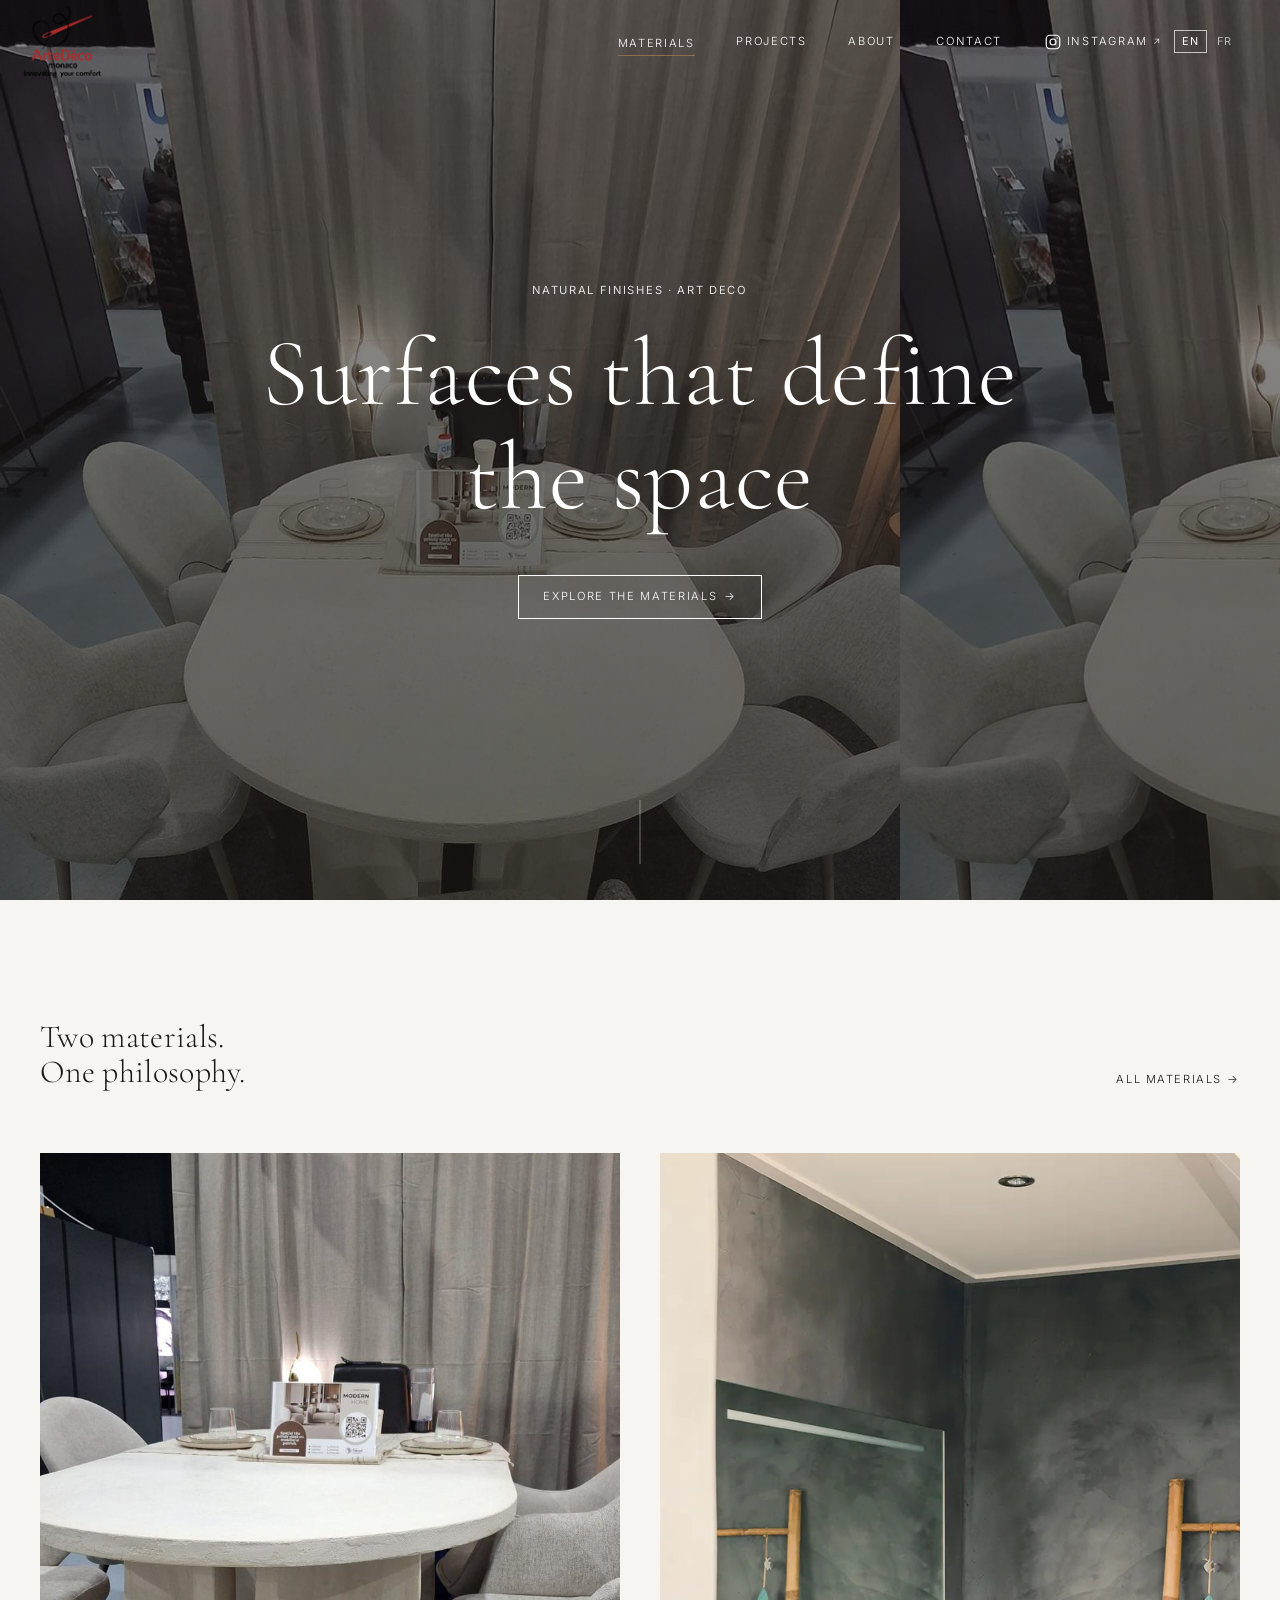
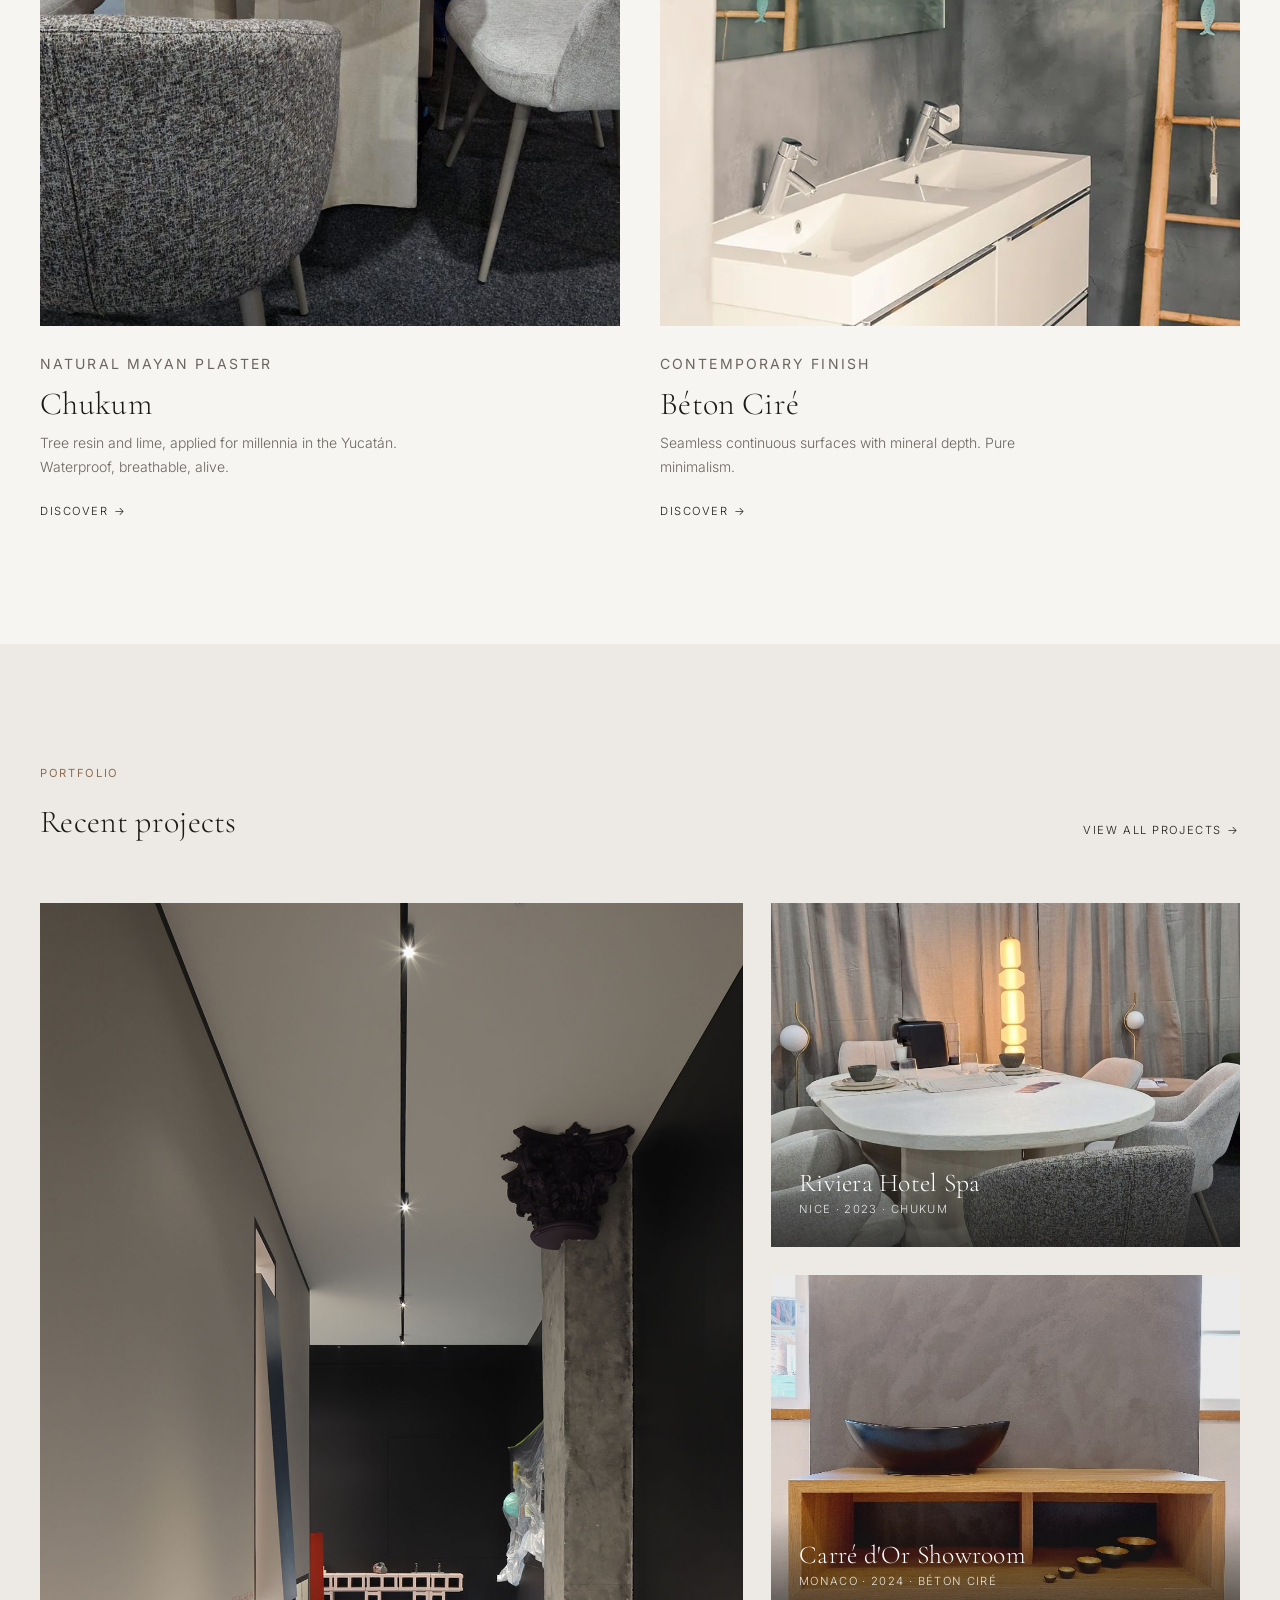
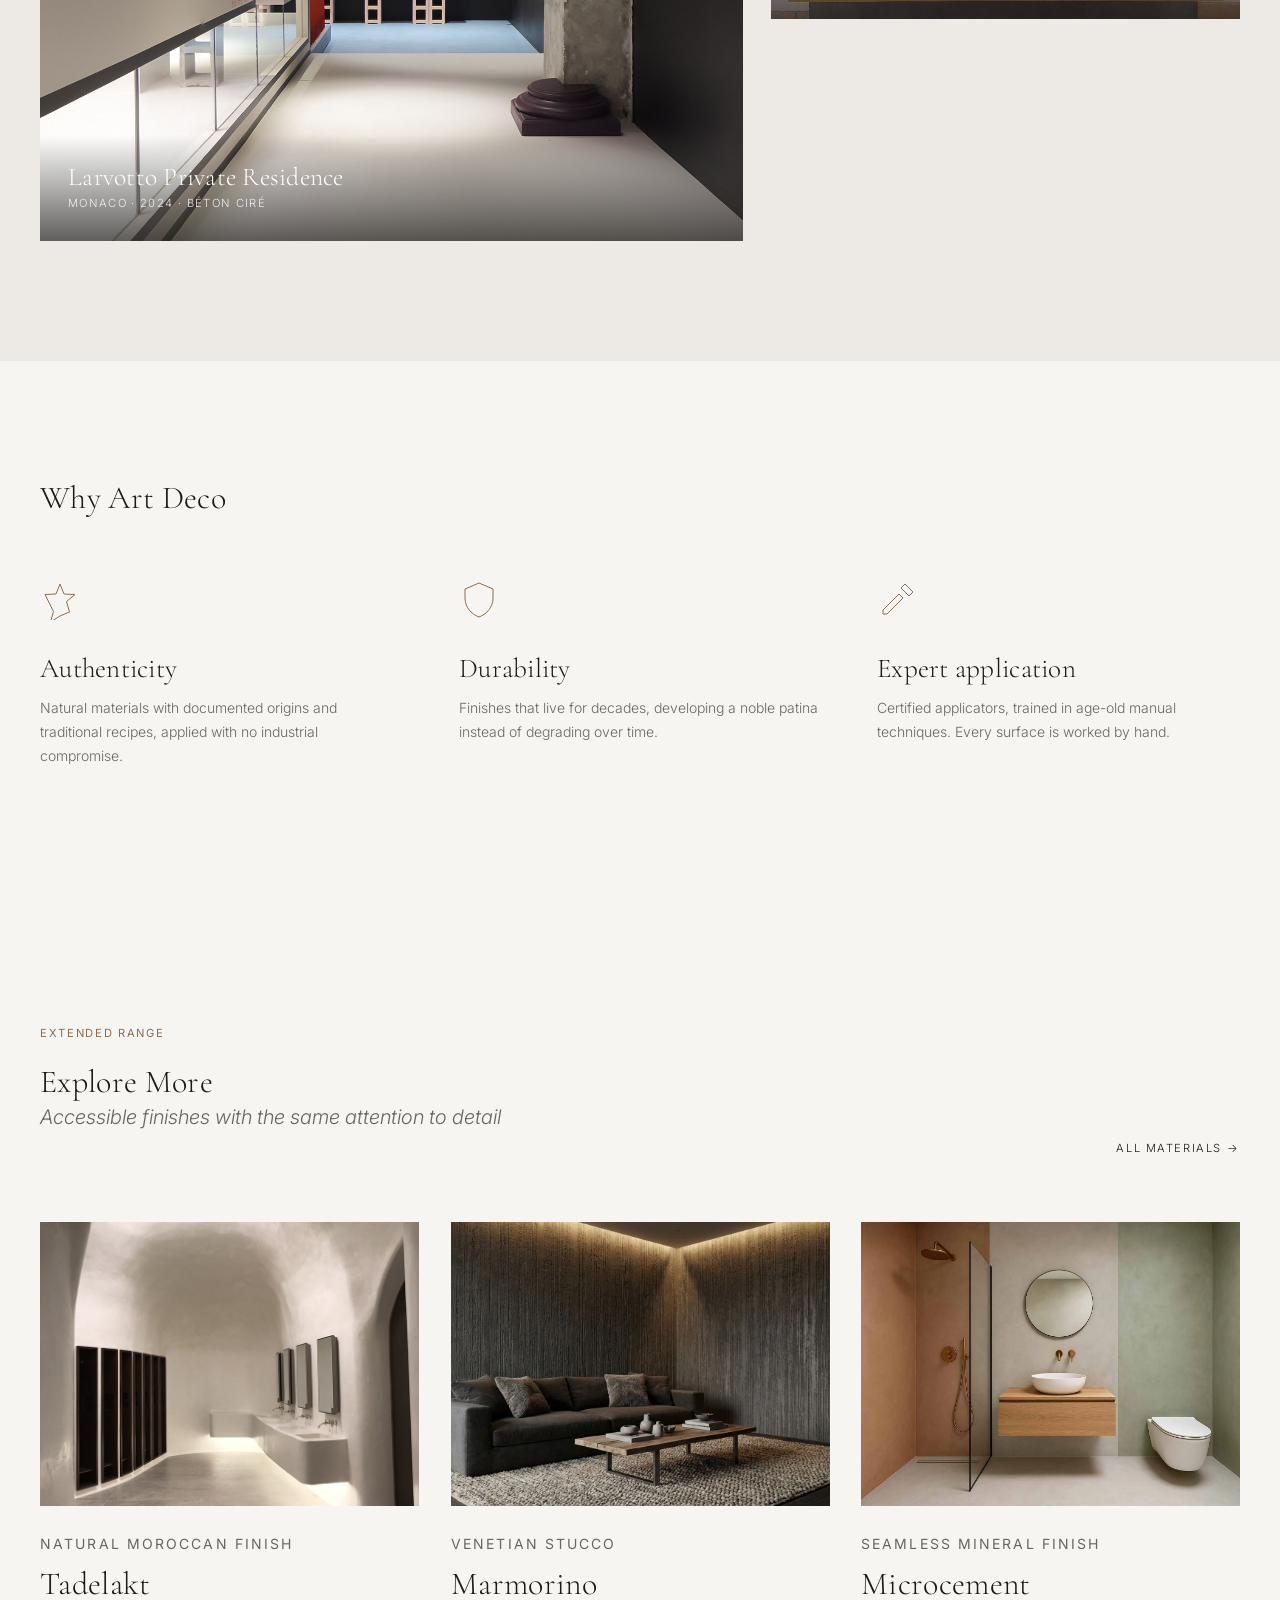
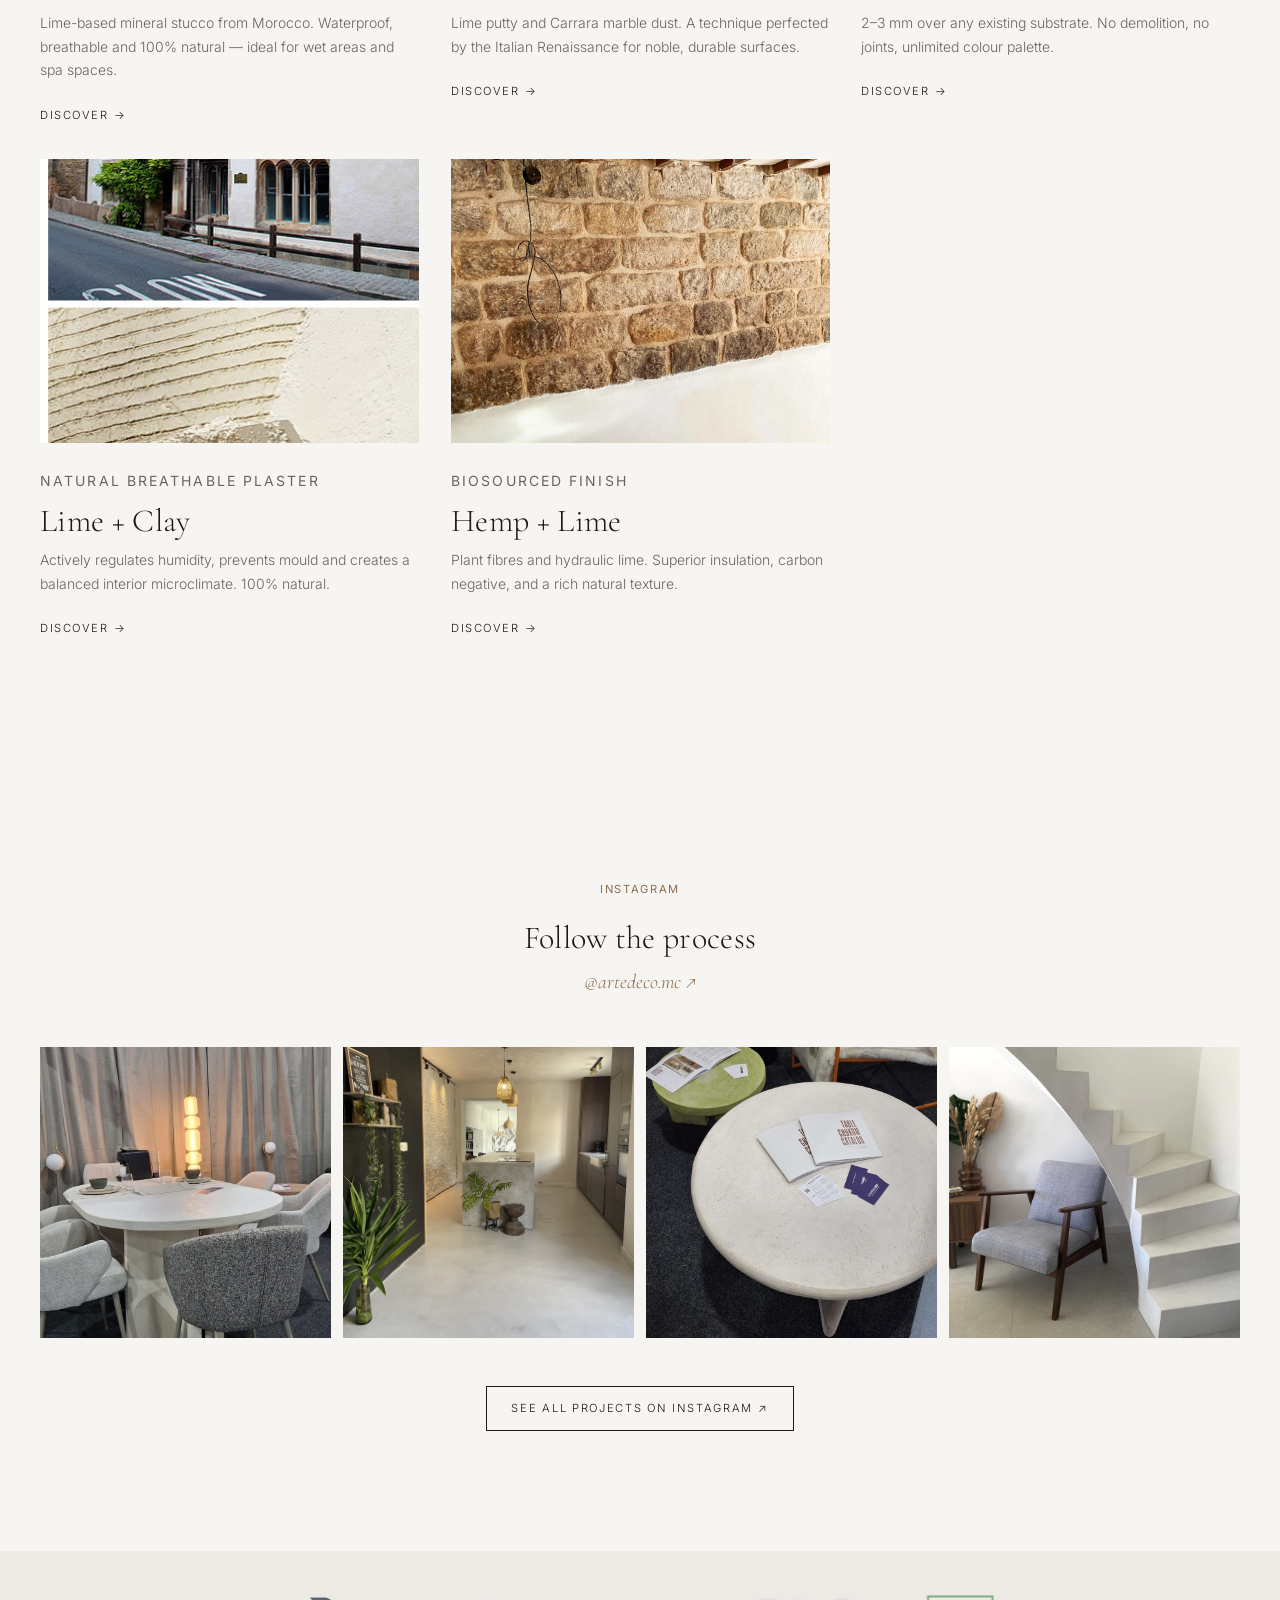
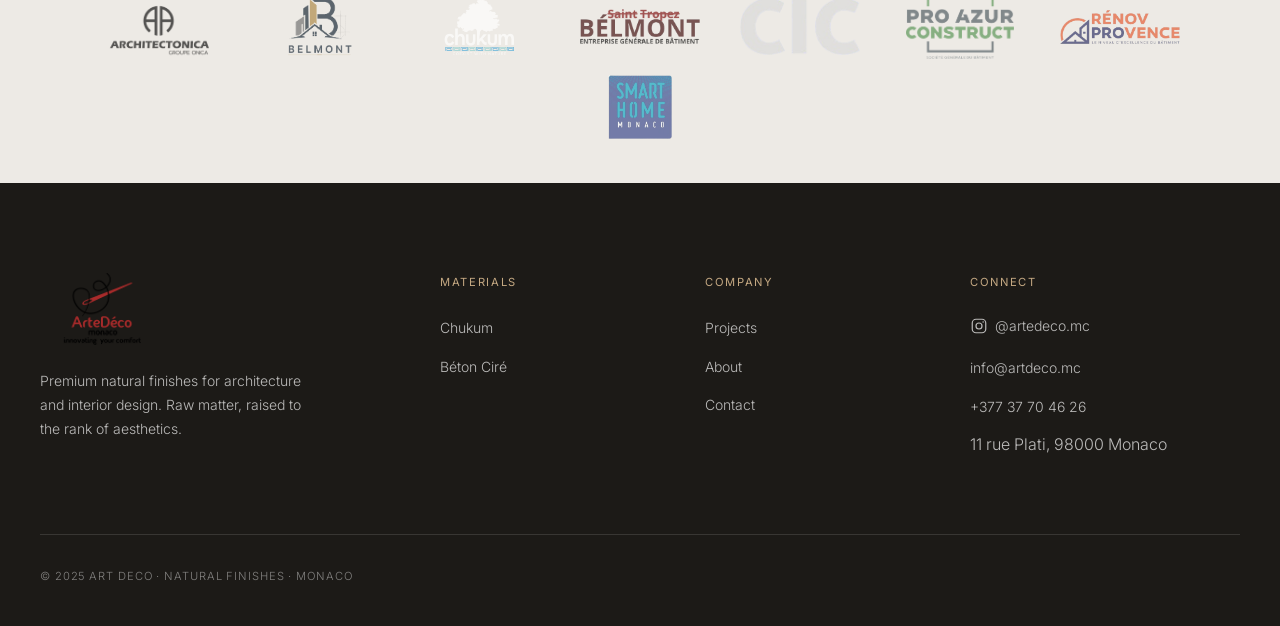
<file: index.html>
﻿<!DOCTYPE html>
<html lang="en">
<head>
  <meta charset="UTF-8" />
  <meta name="viewport" content="width=device-width, initial-scale=1.0" />
  <title>Art Deco — Luxury Natural Finishes · Monaco</title>
  <meta name="description" content="Art Deco — premium natural finishes for architecture and interior design. Two materials, one philosophy: Chukum and Béton Ciré." />
  <link rel="preconnect" href="https://fonts.googleapis.com" />
  <link rel="preconnect" href="https://fonts.gstatic.com" crossorigin />
  <link href="https://fonts.googleapis.com/css2?family=Cormorant+Garamond:ital,wght@0,300;0,400;0,600;1,300;1,400&family=Inter:wght@300;400&display=swap" rel="stylesheet" />
  <link rel="stylesheet" href="css/style.css" />
  <link rel="icon" type="image/svg+xml" href="images/logo/favicon.svg" />
  <link rel="icon" type="image/png" sizes="32x32" href="images/logo/favicon-32.png" />
  <link rel="icon" type="image/png" sizes="16x16" href="images/logo/favicon-16.png" />
</head>
<body>

  <!-- HEADER -->
  <header class="site-header on-dark">
    <div class="header-inner">
      <a href="index.html" class="logo"><img src="logo%20(2)/logo-vector%20artedeco.png" alt="Art Deco" class="logo-img" /></a>
      <nav class="main-nav" aria-label="Main navigation">
        <div class="has-mega">
          <a href="materiale.html" class="nav-link is-active" data-i18n="nav_materials">Materials</a>
          <div class="mega-menu">
            <div class="mega-grid mega-grid--duo">
              <a href="material-chukum.html" class="mega-card">
                <div class="mega-thumb"><img src="poze%20chukum/WhatsApp%20Image%202026-05-12%20at%2009.40.22.jpeg" alt="Chukum texture" /></div>
                <h4>Chukum</h4><p data-i18n="nav_chukum_sub">Natural Mayan plaster</p>
              </a>
              <a href="material-beton-cire.html" class="mega-card">
                <div class="mega-thumb"><img src="poze%20beton%20cire/BetonCire_SEO.jpg" alt="Béton Ciré texture" /></div>
                <h4>Béton Ciré</h4><p data-i18n="nav_beton_sub">Contemporary continuous finish</p>
              </a>
            </div>
            <hr style="border:none;border-top:1px solid var(--color-border);margin:16px 0 12px;" />
            <p data-i18n="nav_accessible" style="font-size:10px;letter-spacing:0.12em;text-transform:uppercase;color:var(--color-text-muted,#9a9590);margin:0 0 10px;font-family:var(--font-body);">Accessible Alternatives</p>
            <div style="display:grid;grid-template-columns:1fr 1fr;gap:6px 20px;">
              <a href="material-tadelakt.html" style="font-family:var(--font-body);font-size:var(--text-xs,0.75rem);color:var(--color-ink);text-decoration:none;padding:4px 0;letter-spacing:0.06em;text-transform:uppercase;">Tadelakt</a>
              <a href="material-marmorino.html" style="font-family:var(--font-body);font-size:var(--text-xs,0.75rem);color:var(--color-ink);text-decoration:none;padding:4px 0;letter-spacing:0.06em;text-transform:uppercase;">Marmorino</a>
              <a href="material-microciment.html" data-i18n="nav_microcement" style="font-family:var(--font-body);font-size:var(--text-xs,0.75rem);color:var(--color-ink);text-decoration:none;padding:4px 0;letter-spacing:0.06em;text-transform:uppercase;">Microciment</a>
              <a href="material-var-argila.html" data-i18n="nav_lime_clay" style="font-family:var(--font-body);font-size:var(--text-xs,0.75rem);color:var(--color-ink);text-decoration:none;padding:4px 0;letter-spacing:0.06em;text-transform:uppercase;">Lime + Clay</a>
              <a href="material-canepa-var.html" data-i18n="nav_hemp_lime" style="font-family:var(--font-body);font-size:var(--text-xs,0.75rem);color:var(--color-ink);text-decoration:none;padding:4px 0;letter-spacing:0.06em;text-transform:uppercase;">Hemp + Lime</a>
            </div>
          </div>
        </div>
        <a href="proiecte.html" class="nav-link" data-i18n="nav_projects">Projects</a>
        <a href="despre.html" class="nav-link" data-i18n="nav_about">About</a>
        <a href="contact.html" class="nav-link" data-i18n="nav_contact">Contact</a>
        <a href="https://www.instagram.com/artedeco.mc/" target="_blank" rel="noopener noreferrer" class="nav-link nav-social" aria-label="Instagram @artedeco.mc">
          <svg viewBox="0 0 24 24" fill="none" stroke="currentColor" stroke-width="1.6" aria-hidden="true"><rect x="3" y="3" width="18" height="18" rx="5"/><circle cx="12" cy="12" r="4"/><circle cx="17.5" cy="6.5" r="1" fill="currentColor" stroke="none"/></svg>
          Instagram <span class="ext">↗</span>
        </a>
      </nav>
      <button class="hamburger" aria-label="Open menu" aria-expanded="false">
        <span></span><span></span><span></span>
      </button>
      <div class="lang-switcher"><button class="lang-btn" data-lang="en">EN</button><button class="lang-btn" data-lang="fr">FR</button></div>
    </div>
  </header>

  <!-- MOBILE NAV -->
  <nav class="mobile-nav" aria-label="Mobile navigation">
    <div class="mobile-nav__header">
      <a href="index.html" class="logo"><img src="logo%20(2)/logo-vector%20artedeco.png" alt="Art Deco" class="logo-img" /></a>
      <button class="mobile-nav__close" aria-label="Close menu">&#x2715;</button>
    </div>
    <div class="mobile-nav__body">
      <div class="mobile-nav__item mobile-nav__item--has-sub">
        <button class="mobile-nav__btn"><span data-i18n="nav_materials">Materials</span> <span class="mobile-nav__arrow">&#x25BC;</span></button>
        <div class="mobile-nav__sub">
          <a href="materiale.html" class="mobile-nav__sub-all" data-i18n="nav_all_materials">All materials →</a>
          <div class="mobile-nav__sub-group">
            <span class="mobile-nav__sub-label" data-i18n="nav_premium">Premium</span>
            <a href="material-chukum.html">Chukum</a>
            <a href="material-beton-cire.html">B&eacute;ton Cir&eacute;</a>
          </div>
          <div class="mobile-nav__sub-group">
            <span class="mobile-nav__sub-label" data-i18n="nav_accessible">Accessible Alternatives</span>
            <a href="material-tadelakt.html">Tadelakt</a>
            <a href="material-marmorino.html">Marmorino</a>
            <a href="material-microciment.html" data-i18n="nav_microcement">Microcement</a>
            <a href="material-var-argila.html" data-i18n="nav_lime_clay">Lime + Clay</a>
            <a href="material-canepa-var.html" data-i18n="nav_hemp_lime">Hemp + Lime</a>
          </div>
        </div>
      </div>
      <a href="proiecte.html" class="mobile-nav__link" data-i18n="nav_projects">Projects</a>
      <a href="despre.html" class="mobile-nav__link" data-i18n="nav_about">About</a>
      <a href="contact.html" class="mobile-nav__link" data-i18n="nav_contact">Contact</a>
      <a href="https://www.instagram.com/artedeco.mc/" target="_blank" rel="noopener noreferrer" class="mobile-nav__link mobile-nav__link--social">Instagram &#x2197;</a>
    </div>
  </nav>

  <!-- HERO -->
  <section class="hero">
    <div class="hero__bg tex-chukum" style="background-image: linear-gradient(rgba(28,26,23,.15), rgba(28,26,23,.35)), url('poze%20chukum/WhatsApp%20Image%202026-05-12%20at%2009.40.25.jpeg');"></div>
    <div class="hero__inner">
      <p class="eyebrow" data-i18n="index_eyebrow">Natural Finishes · Art Deco</p>
      <h1 data-i18n="index_hero_h1">Surfaces that define the space</h1>
      <a href="materiale.html" class="btn btn--light hero__cta" data-i18n-html="index_hero_cta">Explore the materials <span class="arrow">→</span></a>
    </div>
    <div class="scroll-indicator" aria-hidden="true"></div>
  </section>

  <!-- TWO MATERIALS -->
  <section class="section">
    <div class="container">
      <div class="section-head reveal">
        <h2 class="section-title" data-i18n-html="index_two_mat_h2">Two materials.<br />One philosophy.</h2>
        <a href="materiale.html" class="text-link" data-i18n-html="index_all_materials">All materials <span class="arrow">→</span></a>
      </div>
      <div class="duo-grid">
        <a href="material-chukum.html" class="material-card reveal">
          <div class="material-card__media"><img src="poze%20chukum/WhatsApp%20Image%202026-05-12%20at%2009.40.25%20(1).jpeg" alt="Wall finished with Chukum" /></div>
          <p class="eyebrow" data-i18n="index_chukum_eyebrow">Natural Mayan plaster</p>
          <h3 data-i18n="index_chukum_h3">Chukum</h3>
          <p data-i18n="index_chukum_p">Tree resin and lime, applied for millennia in the Yucatán. Waterproof, breathable, alive.</p>
          <span class="text-link" data-i18n-html="btn_discover">Discover <span class="arrow">→</span></span>
        </a>
        <a href="material-beton-cire.html" class="material-card reveal">
          <div class="material-card__media"><img src="poze%20beton%20cire/BetonCire_hero_3.webp" alt="Surface finished with Béton Ciré" /></div>
          <p class="eyebrow" data-i18n="index_beton_eyebrow">Contemporary finish</p>
          <h3 data-i18n="index_beton_h3">Béton Ciré</h3>
          <p data-i18n="index_beton_p">Seamless continuous surfaces with mineral depth. Pure minimalism.</p>
          <span class="text-link" data-i18n-html="btn_discover">Discover <span class="arrow">→</span></span>
        </a>
      </div>
    </div>
  </section>

  <!-- RECENT PROJECTS -->
  <section class="section section--surface">
    <div class="container">
      <div class="section-head reveal">
        <div>
          <p class="eyebrow" data-i18n="index_portfolio">Portfolio</p>
          <h2 class="section-title" data-i18n="index_recent_proj">Recent projects</h2>
        </div>
        <a href="proiecte.html" class="text-link" data-i18n-html="btn_all_projects">View all projects <span class="arrow">→</span></a>
      </div>
      <div class="projects-feature">
        <a href="proiecte.html" class="project-tile project-tile--lg reveal">
          <img src="poze%20beton%20cire/metalocus_ndb-_design_beton-cire-showroom_21.jpg" alt="Private residence finished with Béton Ciré" />
          <div class="project-tile__caption">
            <h4 data-i18n="index_proj1_h4">Larvotto Private Residence</h4>
            <p data-i18n="index_proj1_p">Monaco · 2024 · Béton Ciré</p>
          </div>
        </a>
        <div class="projects-feature__col">
          <a href="proiecte.html" class="project-tile project-tile--sm reveal">
            <img src="poze%20chukum/WhatsApp%20Image%202026-05-12%20at%2009.40.25%20(2).jpeg" alt="Spa finished with Chukum" />
            <div class="project-tile__caption">
              <h4 data-i18n="index_proj2_h4">Riviera Hotel Spa</h4>
              <p data-i18n="index_proj2_p">Nice · 2023 · Chukum</p>
            </div>
          </a>
          <a href="proiecte.html" class="project-tile project-tile--sm reveal">
            <img src="poze%20beton%20cire/nos-realisations-beton-cire-by-mkp-11.jpg" alt="Showroom finished with Béton Ciré" />
            <div class="project-tile__caption">
              <h4 data-i18n="index_proj3_h4">Carré d'Or Showroom</h4>
              <p data-i18n="index_proj3_p">Monaco · 2024 · Béton Ciré</p>
            </div>
          </a>
        </div>
      </div>
    </div>
  </section>

  <!-- WHY ART DECO -->
  <section class="section">
    <div class="container">
      <div class="section-head reveal">
        <h2 class="section-title" data-i18n="index_why_h2">Why Art Deco</h2>
      </div>
      <div class="why-grid">
        <div class="why-col reveal">
          <svg class="why-icon" width="40" height="40" viewBox="0 0 40 40" fill="none" stroke="currentColor" stroke-width="1"><path d="M20 4l4 10 11 .5-8.5 7 3 10.5L20 36l-9.5 6 3-10.5L5 14.5 16 14z"/></svg>
          <h3 data-i18n="index_auth_h3">Authenticity</h3>
          <p data-i18n="index_auth_p">Natural materials with documented origins and traditional recipes, applied with no industrial compromise.</p>
        </div>
        <div class="why-col reveal">
          <svg class="why-icon" width="40" height="40" viewBox="0 0 40 40" fill="none" stroke="currentColor" stroke-width="1"><path d="M20 3l14 6v9c0 9-6 16-14 19C12 34 6 27 6 18V9z"/></svg>
          <h3 data-i18n="index_dur_h3">Durability</h3>
          <p data-i18n="index_dur_p">Finishes that live for decades, developing a noble patina instead of degrading over time.</p>
        </div>
        <div class="why-col reveal">
          <svg class="why-icon" width="40" height="40" viewBox="0 0 40 40" fill="none" stroke="currentColor" stroke-width="1"><path d="M6 30l16-16 4 4L10 34H6zM24 8l4-4 8 8-4 4z"/></svg>
          <h3 data-i18n="index_exp_h3">Expert application</h3>
          <p data-i18n="index_exp_p">Certified applicators, trained in age-old manual techniques. Every surface is worked by hand.</p>
        </div>
      </div>
    </div>
  </section>

  <!-- ALTERNATIVE MATERIALS SECTION -->
  <section class="section">
    <div class="container">
      <div class="section-head reveal">
        <div>
          <p class="eyebrow" data-i18n="index_ext_range">Extended range</p>
          <h2 class="section-title" data-i18n="index_explore_more">Explore More</h2>
          <p class="lead italic" data-i18n="index_explore_lead">Accessible finishes with the same attention to detail</p>
        </div>
        <a href="materiale.html" class="text-link" data-i18n-html="index_all_materials">All materials <span class="arrow">→</span></a>
      </div>
      <div style="display:grid;grid-template-columns:repeat(3,1fr);gap:32px;" class="alts-grid">
        <a href="material-tadelakt.html" class="material-card reveal">
          <div class="material-card__media"><img src="poze%20tadelakt/tadelakt_oriental_bathrom.jpg" alt="Wall finished with Tadelakt" /></div>
          <p class="eyebrow" data-i18n="index_tadel_eyebrow">Natural Moroccan Finish</p>
          <h3>Tadelakt</h3>
          <p data-i18n="index_tadel_p">Lime-based mineral stucco from Morocco. Waterproof, breathable and 100% natural — ideal for wet areas and spa spaces.</p>
          <span class="text-link" data-i18n-html="btn_discover">Discover <span class="arrow">→</span></span>
        </a>
        <a href="material-marmorino.html" class="material-card reveal">
          <div class="material-card__media"><img src="marmorino/Venetian-Plaster-Corner-Wall.webp" alt="Surface finished with Marmorino" /></div>
          <p class="eyebrow" data-i18n="index_marm_eyebrow">Venetian Stucco</p>
          <h3>Marmorino</h3>
          <p data-i18n="index_marm_p">Lime putty and Carrara marble dust. A technique perfected by the Italian Renaissance for noble, durable surfaces.</p>
          <span class="text-link" data-i18n-html="btn_discover">Discover <span class="arrow">→</span></span>
        </a>
        <a href="material-microciment.html" class="material-card reveal">
          <div class="material-card__media"><img src="microciment/baie-cu-microciment.webp" alt="Floor finished with microcement" /></div>
          <p class="eyebrow" data-i18n="index_micro_eyebrow">Seamless Mineral Finish</p>
          <h3>Microcement</h3>
          <p data-i18n="index_micro_p">2–3 mm over any existing substrate. No demolition, no joints, unlimited colour palette.</p>
          <span class="text-link" data-i18n-html="btn_discover">Discover <span class="arrow">→</span></span>
        </a>
        <a href="material-var-argila.html" class="material-card reveal">
          <div class="material-card__media"><img src="hemp%20lime/lime-plastering-repair.jpg" alt="Natural lime and clay plaster wall" /></div>
          <p class="eyebrow" data-i18n="index_clay_eyebrow">Natural Breathable Plaster</p>
          <h3 data-i18n="nav_lime_clay">Lime + Clay</h3>
          <p data-i18n="index_clay_p">Actively regulates humidity, prevents mould and creates a balanced interior microclimate. 100% natural.</p>
          <span class="text-link" data-i18n-html="btn_discover">Discover <span class="arrow">→</span></span>
        </a>
        <a href="material-canepa-var.html" class="material-card reveal">
          <div class="material-card__media"><img src="hemp%20lime/IMG_1282.webp" alt="Hemp and lime plaster wall" /></div>
          <p class="eyebrow" data-i18n="index_hemp_eyebrow">Biosourced Finish</p>
          <h3 data-i18n="nav_hemp_lime">Hemp + Lime</h3>
          <p data-i18n="index_hemp_p">Plant fibres and hydraulic lime. Superior insulation, carbon negative, and a rich natural texture.</p>
          <span class="text-link" data-i18n-html="btn_discover">Discover <span class="arrow">→</span></span>
        </a>
      </div>
    </div>
  </section>

  <!-- INSTAGRAM -->
  <section class="instagram-section">
    <div class="container">
      <p class="eyebrow" data-i18n="ig_eyebrow">Instagram</p>
      <h2 class="section-title reveal" data-i18n="ig_title">Follow the process</h2>
      <p class="instagram-handle reveal">
        <a href="https://www.instagram.com/artedeco.mc/" target="_blank" rel="noopener noreferrer">@artedeco.mc ↗</a>
      </p>
      <div class="instagram-grid reveal">
        <a href="https://www.instagram.com/artedeco.mc/" target="_blank" rel="noopener noreferrer" class="ig-item"><img src="poze%20chukum/WhatsApp%20Image%202026-05-12%20at%2009.40.25%20(3).jpeg" alt="Chukum project" /><span class="ig-icon"><svg width="30" height="30" viewBox="0 0 24 24" fill="none" stroke="currentColor" stroke-width="1.6"><rect x="3" y="3" width="18" height="18" rx="5"/><circle cx="12" cy="12" r="4"/><circle cx="17.5" cy="6.5" r="1" fill="currentColor" stroke="none"/></svg></span></a>
        <a href="https://www.instagram.com/artedeco.mc/" target="_blank" rel="noopener noreferrer" class="ig-item"><img src="poze%20beton%20cire/5636.webp" alt="Béton Ciré project" /><span class="ig-icon"><svg width="30" height="30" viewBox="0 0 24 24" fill="none" stroke="currentColor" stroke-width="1.6"><rect x="3" y="3" width="18" height="18" rx="5"/><circle cx="12" cy="12" r="4"/><circle cx="17.5" cy="6.5" r="1" fill="currentColor" stroke="none"/></svg></span></a>
        <a href="https://www.instagram.com/artedeco.mc/" target="_blank" rel="noopener noreferrer" class="ig-item"><img src="poze%20chukum/WhatsApp%20Image%202026-05-12%20at%2009.40.25%20(4).jpeg" alt="Finish texture" /><span class="ig-icon"><svg width="30" height="30" viewBox="0 0 24 24" fill="none" stroke="currentColor" stroke-width="1.6"><rect x="3" y="3" width="18" height="18" rx="5"/><circle cx="12" cy="12" r="4"/><circle cx="17.5" cy="6.5" r="1" fill="currentColor" stroke="none"/></svg></span></a>
        <a href="https://www.instagram.com/artedeco.mc/" target="_blank" rel="noopener noreferrer" class="ig-item"><img src="poze%20beton%20cire/5839.webp" alt="Material application" /><span class="ig-icon"><svg width="30" height="30" viewBox="0 0 24 24" fill="none" stroke="currentColor" stroke-width="1.6"><rect x="3" y="3" width="18" height="18" rx="5"/><circle cx="12" cy="12" r="4"/><circle cx="17.5" cy="6.5" r="1" fill="currentColor" stroke="none"/></svg></span></a>
      </div>
      <a href="https://www.instagram.com/artedeco.mc/" target="_blank" rel="noopener noreferrer" class="btn-outline" data-i18n="btn_ig_all">See all projects on Instagram ↗</a>
    </div>
  </section>

  <!-- PARTNERS -->
  <section class="partners-strip">
    <div class="partners-list">
      <img src="logo%20parteneri/logo%20archinvest.png" alt="Archinvest" class="partner-logo" />
      <img src="logo%20parteneri/logo%20belmont.png" alt="Belmont" class="partner-logo" />
      <img src="logo%20parteneri/logo%20chukum.png" alt="Chukum" class="partner-logo" />
      <img src="logo%20parteneri/belmont%20saint%20tropez.png" alt="Belmont Saint Tropez" class="partner-logo" />
      <img src="logo%20parteneri/cic.png" alt="CIC" class="partner-logo" />
      <img src="logo%20parteneri/proazur.png" alt="Pro Azur" class="partner-logo" />
      <img src="logo%20parteneri/renovProvence.png" alt="Renov Provence" class="partner-logo" />
      <img src="logo%20parteneri/smartHome.png" alt="Smarthome" class="partner-logo" />
    </div>
  </section>

  <!-- FOOTER -->
  <footer class="site-footer">
    <div class="container">
      <div class="footer-grid">
        <div class="footer-col">
          <a href="index.html" class="logo"><img src="logo%20(2)/logo-vector%20artedeco.png" alt="Art Deco" class="logo-img" /></a>
          <p class="footer-tag" data-i18n="footer_tag">Premium natural finishes for architecture and interior design. Raw matter, raised to the rank of aesthetics.</p>
        </div>
        <div class="footer-col">
          <h5 data-i18n="footer_materials">Materials</h5>
          <ul>
            <li><a href="material-chukum.html">Chukum</a></li>
            <li><a href="material-beton-cire.html">Béton Ciré</a></li>
          </ul>
        </div>
        <div class="footer-col">
          <h5 data-i18n="footer_company">Company</h5>
          <ul>
            <li><a href="proiecte.html" data-i18n="footer_projects">Projects</a></li>
            <li><a href="despre.html" data-i18n="footer_about">About</a></li>
            <li><a href="contact.html" data-i18n="footer_contact">Contact</a></li>
          </ul>
        </div>
        <div class="footer-col footer-social">
          <h5 data-i18n="footer_connect">Connect</h5>
          <ul>
            <li><a href="https://www.instagram.com/artedeco.mc/" target="_blank" rel="noopener noreferrer"><svg viewBox="0 0 24 24" fill="none" stroke="currentColor" stroke-width="1.6" aria-hidden="true"><rect x="3" y="3" width="18" height="18" rx="5"/><circle cx="12" cy="12" r="4"/><circle cx="17.5" cy="6.5" r="1" fill="currentColor" stroke="none"/></svg>@artedeco.mc</a></li>
            <li><a href="mailto:info@artdeco.mc">info@artdeco.mc</a></li>
            <li><a href="tel:+37737704626">+377 37 70 46 26</a></li>
            <li>11 rue Plati, 98000 Monaco</li>
          </ul>
        </div>
      </div>
      <div class="footer-bottom" data-i18n="footer_copy">© 2025 Art Deco · Natural Finishes · Monaco</div>
    </div>
  </footer>

  <script src="js/i18n.js"></script>
  <script src="js/main.js"></script>
  <style>@media(max-width:768px){.alts-grid{grid-template-columns:1fr!important;}}</style>
</body>
</html>
</file>
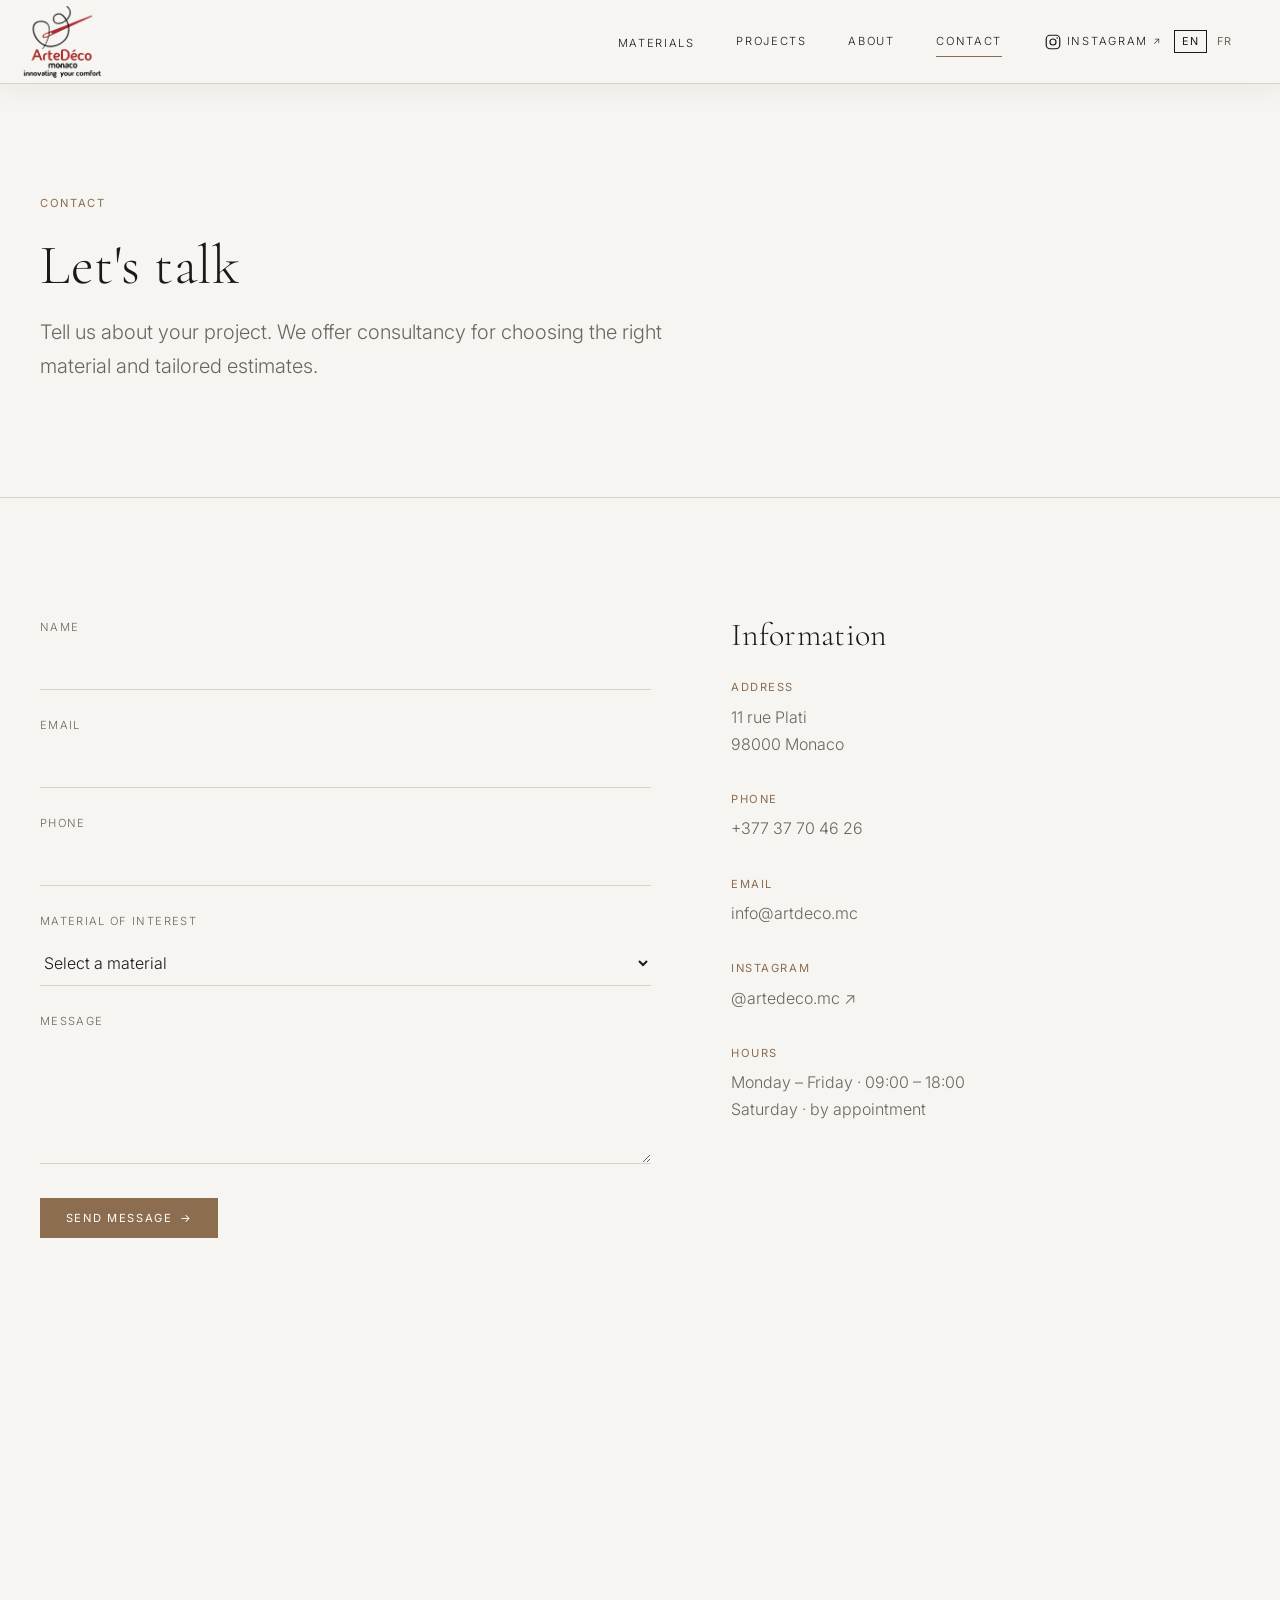
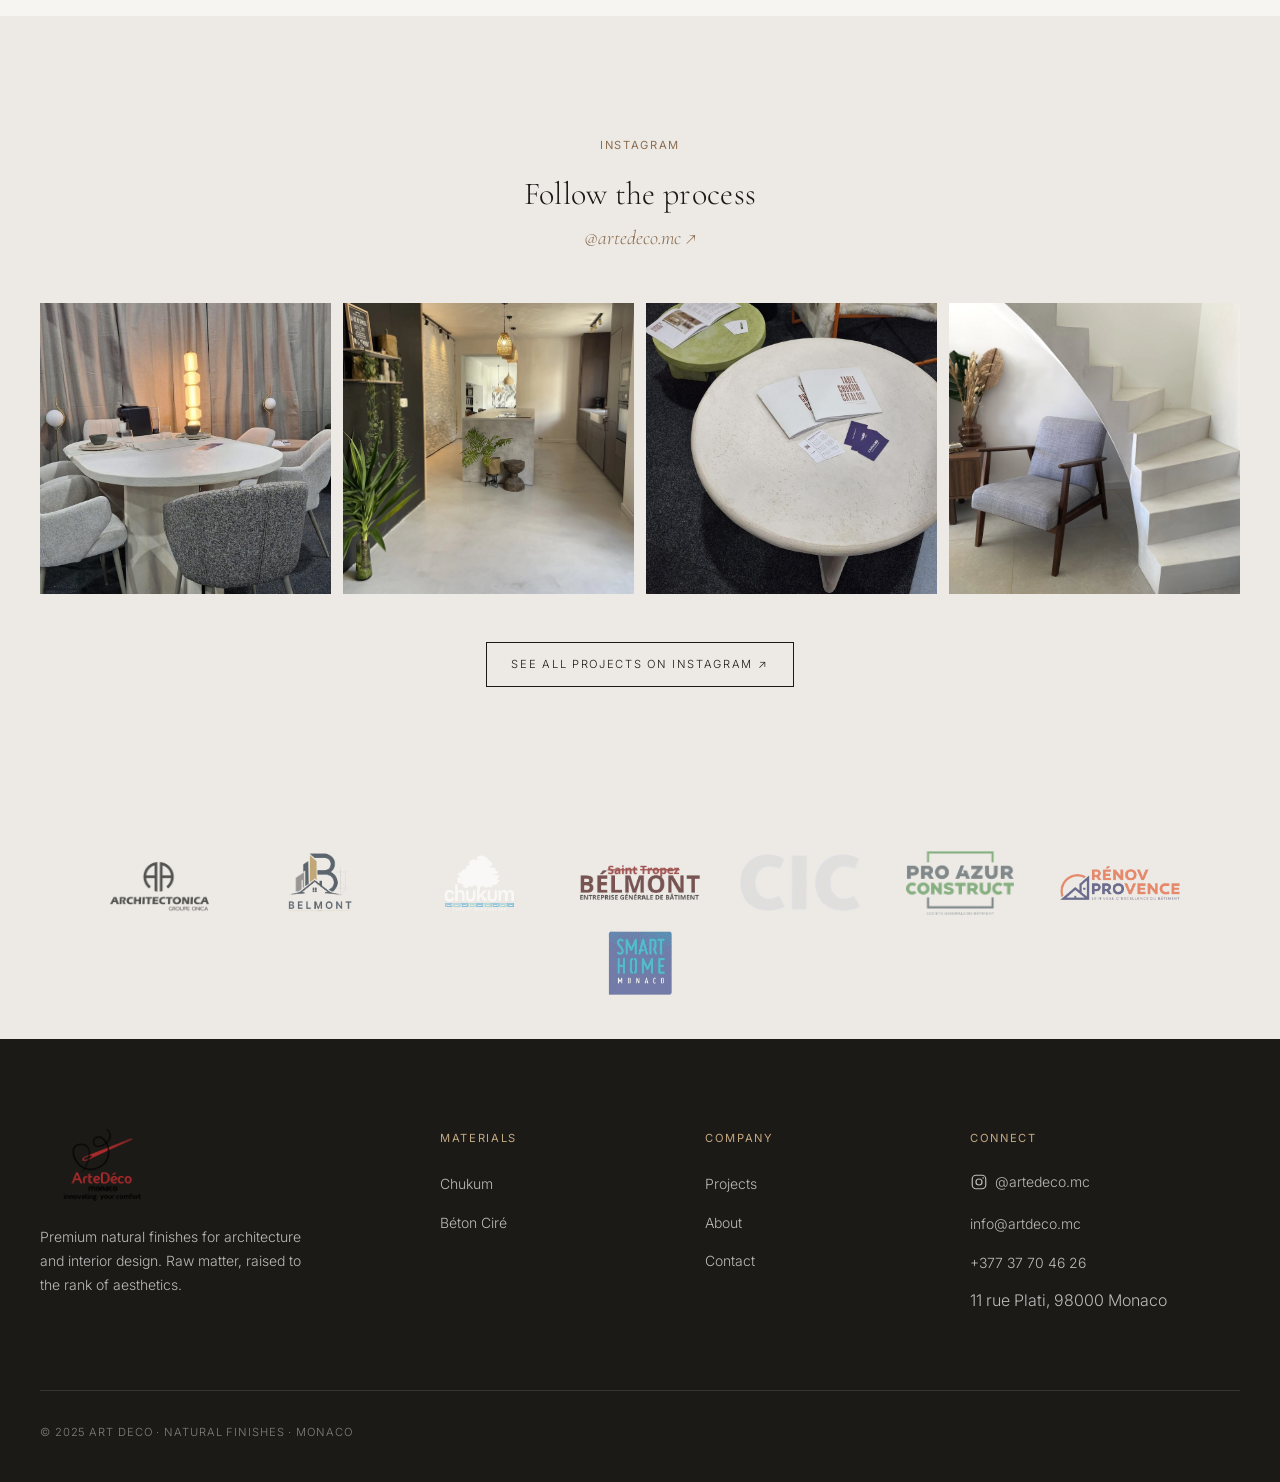
<file: contact.html>
﻿<!DOCTYPE html>
<html lang="en">
<head>
  <meta charset="UTF-8" />
  <meta name="viewport" content="width=device-width, initial-scale=1.0" />
  <title>Contact — Art Deco</title>
  <meta name="description" content="Contact Art Deco in Monaco for consultancy and tailored quotes on Chukum and Béton Ciré." />
  <link rel="preconnect" href="https://fonts.googleapis.com" />
  <link rel="preconnect" href="https://fonts.gstatic.com" crossorigin />
  <link href="https://fonts.googleapis.com/css2?family=Cormorant+Garamond:ital,wght@0,300;0,400;0,600;1,300;1,400&family=Inter:wght@300;400&display=swap" rel="stylesheet" />
  <link rel="stylesheet" href="css/style.css" />
  <link rel="icon" type="image/svg+xml" href="images/logo/favicon.svg" />
  <link rel="icon" type="image/png" sizes="32x32" href="images/logo/favicon-32.png" />
  <link rel="icon" type="image/png" sizes="16x16" href="images/logo/favicon-16.png" />
</head>
<body>

  <header class="site-header solid">
    <div class="header-inner">
      <a href="index.html" class="logo"><img src="logo%20(2)/logo-vector%20artedeco.png" alt="Art Deco" class="logo-img" /></a>
      <nav class="main-nav" aria-label="Main navigation">
        <div class="has-mega">
          <a href="materiale.html" class="nav-link" data-i18n="nav_materials">Materials</a>
          <div class="mega-menu"><div class="mega-grid mega-grid--duo">
            <a href="material-chukum.html" class="mega-card"><div class="mega-thumb"><img src="poze%20chukum/WhatsApp%20Image%202026-05-12%20at%2009.40.22.jpeg" alt="Chukum texture" /></div><h4>Chukum</h4><p data-i18n="nav_chukum_sub">Natural Mayan plaster</p></a>
            <a href="material-beton-cire.html" class="mega-card"><div class="mega-thumb"><img src="poze%20beton%20cire/BetonCire_SEO.jpg" alt="Béton Ciré texture" /></div><h4>Béton Ciré</h4><p data-i18n="nav_beton_sub">Contemporary continuous finish</p></a>
          </div>
          <hr style="border:none;border-top:1px solid var(--color-border);margin:16px 0 12px;" />
          <p data-i18n="nav_accessible" style="font-size:10px;letter-spacing:0.12em;text-transform:uppercase;color:var(--color-text-muted,#9a9590);margin:0 0 10px;font-family:var(--font-body);">Accessible Alternatives</p>
          <div style="display:grid;grid-template-columns:1fr 1fr;gap:6px 20px;">
            <a href="material-tadelakt.html" style="font-family:var(--font-body);font-size:var(--text-xs,0.75rem);color:var(--color-ink);text-decoration:none;padding:4px 0;letter-spacing:0.06em;text-transform:uppercase;">Tadelakt</a>
            <a href="material-marmorino.html" style="font-family:var(--font-body);font-size:var(--text-xs,0.75rem);color:var(--color-ink);text-decoration:none;padding:4px 0;letter-spacing:0.06em;text-transform:uppercase;">Marmorino</a>
            <a href="material-microciment.html" data-i18n="nav_microcement" style="font-family:var(--font-body);font-size:var(--text-xs,0.75rem);color:var(--color-ink);text-decoration:none;padding:4px 0;letter-spacing:0.06em;text-transform:uppercase;">Microciment</a>
            <a href="material-var-argila.html" data-i18n="nav_lime_clay" style="font-family:var(--font-body);font-size:var(--text-xs,0.75rem);color:var(--color-ink);text-decoration:none;padding:4px 0;letter-spacing:0.06em;text-transform:uppercase;">Lime + Clay</a>
            <a href="material-canepa-var.html" data-i18n="nav_hemp_lime" style="font-family:var(--font-body);font-size:var(--text-xs,0.75rem);color:var(--color-ink);text-decoration:none;padding:4px 0;letter-spacing:0.06em;text-transform:uppercase;">Hemp + Lime</a>
          </div>
          </div>
        </div>
        <a href="proiecte.html" class="nav-link" data-i18n="nav_projects">Projects</a>
        <a href="despre.html" class="nav-link" data-i18n="nav_about">About</a>
        <a href="contact.html" class="nav-link is-active" data-i18n="nav_contact">Contact</a>
        <a href="https://www.instagram.com/artedeco.mc/" target="_blank" rel="noopener noreferrer" class="nav-link nav-social" aria-label="Instagram @artedeco.mc">
          <svg viewBox="0 0 24 24" fill="none" stroke="currentColor" stroke-width="1.6" aria-hidden="true"><rect x="3" y="3" width="18" height="18" rx="5"/><circle cx="12" cy="12" r="4"/><circle cx="17.5" cy="6.5" r="1" fill="currentColor" stroke="none"/></svg>
          Instagram <span class="ext">↗</span>
        </a>
      </nav>
      <div class="lang-switcher"><button class="lang-btn" data-lang="en">EN</button><button class="lang-btn" data-lang="fr">FR</button></div>
      <button class="hamburger" aria-label="Open menu" aria-expanded="false"><span></span><span></span><span></span></button>
    </div>
  </header>

    <nav class="mobile-nav" aria-label="Mobile navigation">
    <div class="mobile-nav__header">
      <a href="index.html" class="logo"><img src="logo%20(2)/logo-vector%20artedeco.png" alt="Art Deco" class="logo-img" /></a>
      <button class="mobile-nav__close" aria-label="Close menu">&#x2715;</button>
    </div>
    <div class="mobile-nav__body">
      <div class="mobile-nav__item mobile-nav__item--has-sub">
        <button class="mobile-nav__btn"><span data-i18n="nav_materials">Materials</span> <span class="mobile-nav__arrow">&#x25BC;</span></button>
        <div class="mobile-nav__sub">
          <a href="materiale.html" class="mobile-nav__sub-all" data-i18n-html="nav_all_materials">All materials &rarr;</a>
          <div class="mobile-nav__sub-group">
            <span class="mobile-nav__sub-label" data-i18n="nav_premium">Premium</span>
            <a href="material-chukum.html">Chukum</a>
            <a href="material-beton-cire.html">B&eacute;ton Cir&eacute;</a>
          </div>
          <div class="mobile-nav__sub-group">
            <span class="mobile-nav__sub-label" data-i18n="nav_accessible">Accessible Alternatives</span>
            <a href="material-tadelakt.html">Tadelakt</a>
            <a href="material-marmorino.html">Marmorino</a>
            <a href="material-microciment.html" data-i18n="nav_microcement">Microcement</a>
            <a href="material-var-argila.html" data-i18n="nav_lime_clay">Lime + Clay</a>
            <a href="material-canepa-var.html" data-i18n="nav_hemp_lime">Hemp + Lime</a>
          </div>
        </div>
      </div>
      <a href="proiecte.html" class="mobile-nav__link" data-i18n="nav_projects">Projects</a>
      <a href="despre.html" class="mobile-nav__link" data-i18n="nav_about">About</a>
      <a href="contact.html" class="mobile-nav__link" data-i18n="nav_contact">Contact</a>
      <a href="https://www.instagram.com/artedeco.mc/" target="_blank" rel="noopener noreferrer" class="mobile-nav__link mobile-nav__link--social">Instagram &#x2197;</a>
    </div>
  </nav>

  <section class="page-hero">
    <div class="container">
      <p class="eyebrow" data-i18n="contact_eyebrow">Contact</p>
      <h1 data-i18n="contact_h1">Let's talk</h1>
      <p class="lead" data-i18n="contact_lead">Tell us about your project. We offer consultancy for choosing the right material and tailored estimates.</p>
    </div>
  </section>

  <section class="section">
    <div class="container">
      <div class="contact-split">
        <!-- FORM -->
        <form class="contact-form" novalidate>
          <div class="form-row">
            <label for="name" data-i18n="contact_lbl_name">Name</label>
            <input type="text" id="name" name="name" autocomplete="name" required />
          </div>
          <div class="form-row">
            <label for="email" data-i18n="contact_lbl_email">Email</label>
            <input type="email" id="email" name="email" autocomplete="email" required />
          </div>
          <div class="form-row">
            <label for="phone" data-i18n="contact_lbl_phone">Phone</label>
            <input type="tel" id="phone" name="phone" autocomplete="tel" />
          </div>
          <div class="form-row">
            <label for="material" data-i18n="contact_lbl_material">Material of interest</label>
            <select id="material" name="material">
              <option value="" data-i18n="contact_opt_select">Select a material</option>
              <option value="chukum">Chukum</option>
              <option value="beton-cire">Béton Ciré</option>
              <option value="both" data-i18n="contact_opt_both">Both</option>
            </select>
          </div>
          <div class="form-row">
            <label for="message" data-i18n="contact_lbl_message">Message</label>
            <textarea id="message" name="message" rows="5"></textarea>
          </div>
          <button type="submit" class="btn btn--accent" data-i18n-html="btn_send">Send message <span class="arrow">→</span></button>
          <p class="form-note" role="status" aria-live="polite" style="margin-top:1.2rem;font-size:var(--text-sm);"></p>
        </form>

        <!-- INFO -->
        <div class="contact-info reveal">
          <h3 data-i18n="contact_info_h3">Information</h3>
          <div class="contact-block">
            <h5 data-i18n="contact_addr_h5">Address</h5>
            <p>11 rue Plati<br />98000 Monaco</p>
          </div>
          <div class="contact-block">
            <h5 data-i18n="contact_phone_h5">Phone</h5>
            <p><a href="tel:+37737704626">+377 37 70 46 26</a></p>
          </div>
          <div class="contact-block">
            <h5 data-i18n="contact_email_h5">Email</h5>
            <p><a href="mailto:info@artdeco.mc">info@artdeco.mc</a></p>
          </div>
          <div class="contact-block">
            <h5 data-i18n="contact_ig_h5">Instagram</h5>
            <p><a href="https://www.instagram.com/artedeco.mc/" target="_blank" rel="noopener noreferrer">@artedeco.mc ↗</a></p>
          </div>
          <div class="contact-block">
            <h5 data-i18n="contact_hours_h5">Hours</h5>
            <p data-i18n-html="contact_hours_p">Monday – Friday · 09:00 – 18:00<br />Saturday · by appointment</p>
          </div>
          <iframe
            src="https://www.google.com/maps?q=11+Rue+Plati,+98000+Monaco&output=embed&z=16"
            width="100%"
            height="340"
            style="border:0;display:block;border-radius:4px;"
            allowfullscreen=""
            loading="lazy"
            referrerpolicy="no-referrer-when-downgrade"
            title="Art Deco Showroom — 11 rue Plati, Monaco"
          ></iframe>
        </div>
      </div>
    </div>
  </section>

  <!-- INSTAGRAM -->
  <section class="instagram-section section--surface">
    <div class="container">
      <p class="eyebrow" data-i18n="ig_eyebrow">Instagram</p>
      <h2 class="section-title reveal" data-i18n="ig_title">Follow the process</h2>
      <p class="instagram-handle reveal">
        <a href="https://www.instagram.com/artedeco.mc/" target="_blank" rel="noopener noreferrer">@artedeco.mc ↗</a>
      </p>
      <div class="instagram-grid reveal">
        <a href="https://www.instagram.com/artedeco.mc/" target="_blank" rel="noopener noreferrer" class="ig-item"><img src="poze%20chukum/WhatsApp%20Image%202026-05-12%20at%2009.40.25%20(3).jpeg" alt="Chukum project" /><span class="ig-icon"><svg width="30" height="30" viewBox="0 0 24 24" fill="none" stroke="currentColor" stroke-width="1.6"><rect x="3" y="3" width="18" height="18" rx="5"/><circle cx="12" cy="12" r="4"/><circle cx="17.5" cy="6.5" r="1" fill="currentColor" stroke="none"/></svg></span></a>
        <a href="https://www.instagram.com/artedeco.mc/" target="_blank" rel="noopener noreferrer" class="ig-item"><img src="poze%20beton%20cire/5636.webp" alt="Béton Ciré project" /><span class="ig-icon"><svg width="30" height="30" viewBox="0 0 24 24" fill="none" stroke="currentColor" stroke-width="1.6"><rect x="3" y="3" width="18" height="18" rx="5"/><circle cx="12" cy="12" r="4"/><circle cx="17.5" cy="6.5" r="1" fill="currentColor" stroke="none"/></svg></span></a>
        <a href="https://www.instagram.com/artedeco.mc/" target="_blank" rel="noopener noreferrer" class="ig-item"><img src="poze%20chukum/WhatsApp%20Image%202026-05-12%20at%2009.40.25%20(4).jpeg" alt="Finish texture" /><span class="ig-icon"><svg width="30" height="30" viewBox="0 0 24 24" fill="none" stroke="currentColor" stroke-width="1.6"><rect x="3" y="3" width="18" height="18" rx="5"/><circle cx="12" cy="12" r="4"/><circle cx="17.5" cy="6.5" r="1" fill="currentColor" stroke="none"/></svg></span></a>
        <a href="https://www.instagram.com/artedeco.mc/" target="_blank" rel="noopener noreferrer" class="ig-item"><img src="poze%20beton%20cire/5839.webp" alt="Material application" /><span class="ig-icon"><svg width="30" height="30" viewBox="0 0 24 24" fill="none" stroke="currentColor" stroke-width="1.6"><rect x="3" y="3" width="18" height="18" rx="5"/><circle cx="12" cy="12" r="4"/><circle cx="17.5" cy="6.5" r="1" fill="currentColor" stroke="none"/></svg></span></a>
      </div>
      <a href="https://www.instagram.com/artedeco.mc/" target="_blank" rel="noopener noreferrer" class="btn-outline" data-i18n="btn_ig_all">See all projects on Instagram ↗</a>
    </div>
  </section>

      <section class="partners-strip">
    <div class="partners-list">
      <img src="logo%20parteneri/logo%20archinvest.png" alt="Archinvest" class="partner-logo" />
      <img src="logo%20parteneri/logo%20belmont.png" alt="Belmont" class="partner-logo" />
      <img src="logo%20parteneri/logo%20chukum.png" alt="Chukum" class="partner-logo" />
      <img src="logo%20parteneri/belmont%20saint%20tropez.png" alt="Belmont Saint Tropez" class="partner-logo" />
      <img src="logo%20parteneri/cic.png" alt="CIC" class="partner-logo" />
      <img src="logo%20parteneri/proazur.png" alt="Pro Azur" class="partner-logo" />
      <img src="logo%20parteneri/renovProvence.png" alt="Renov Provence" class="partner-logo" />
      <img src="logo%20parteneri/smartHome.png" alt="Smarthome" class="partner-logo" />
    </div>
  </section>

  <footer class="site-footer">
    <div class="container">
      <div class="footer-grid">
        <div class="footer-col"><a href="index.html" class="logo"><img src="logo%20(2)/logo-vector%20artedeco.png" alt="Art Deco" class="logo-img" /></a><p class="footer-tag" data-i18n="footer_tag">Premium natural finishes for architecture and interior design. Raw matter, raised to the rank of aesthetics.</p></div>
        <div class="footer-col"><h5 data-i18n="footer_materials">Materials</h5><ul><li><a href="material-chukum.html">Chukum</a></li><li><a href="material-beton-cire.html">Béton Ciré</a></li></ul></div>
        <div class="footer-col"><h5 data-i18n="footer_company">Company</h5><ul><li><a href="proiecte.html" data-i18n="footer_projects">Projects</a></li><li><a href="despre.html" data-i18n="footer_about">About</a></li><li><a href="contact.html" data-i18n="footer_contact">Contact</a></li></ul></div>
        <div class="footer-col footer-social"><h5 data-i18n="footer_connect">Connect</h5><ul><li><a href="https://www.instagram.com/artedeco.mc/" target="_blank" rel="noopener noreferrer"><svg viewBox="0 0 24 24" fill="none" stroke="currentColor" stroke-width="1.6" aria-hidden="true"><rect x="3" y="3" width="18" height="18" rx="5"/><circle cx="12" cy="12" r="4"/><circle cx="17.5" cy="6.5" r="1" fill="currentColor" stroke="none"/></svg>@artedeco.mc</a></li><li><a href="mailto:info@artdeco.mc">info@artdeco.mc</a></li><li><a href="tel:+37737704626">+377 37 70 46 26</a></li><li>11 rue Plati, 98000 Monaco</li></ul></div>
      </div>
      <div class="footer-bottom" data-i18n="footer_copy">© 2025 Art Deco · Natural Finishes · Monaco</div>
    </div>
  </footer>

  <script src="js/i18n.js"></script>
  <script src="js/main.js"></script>
</body>
</html>
</file>
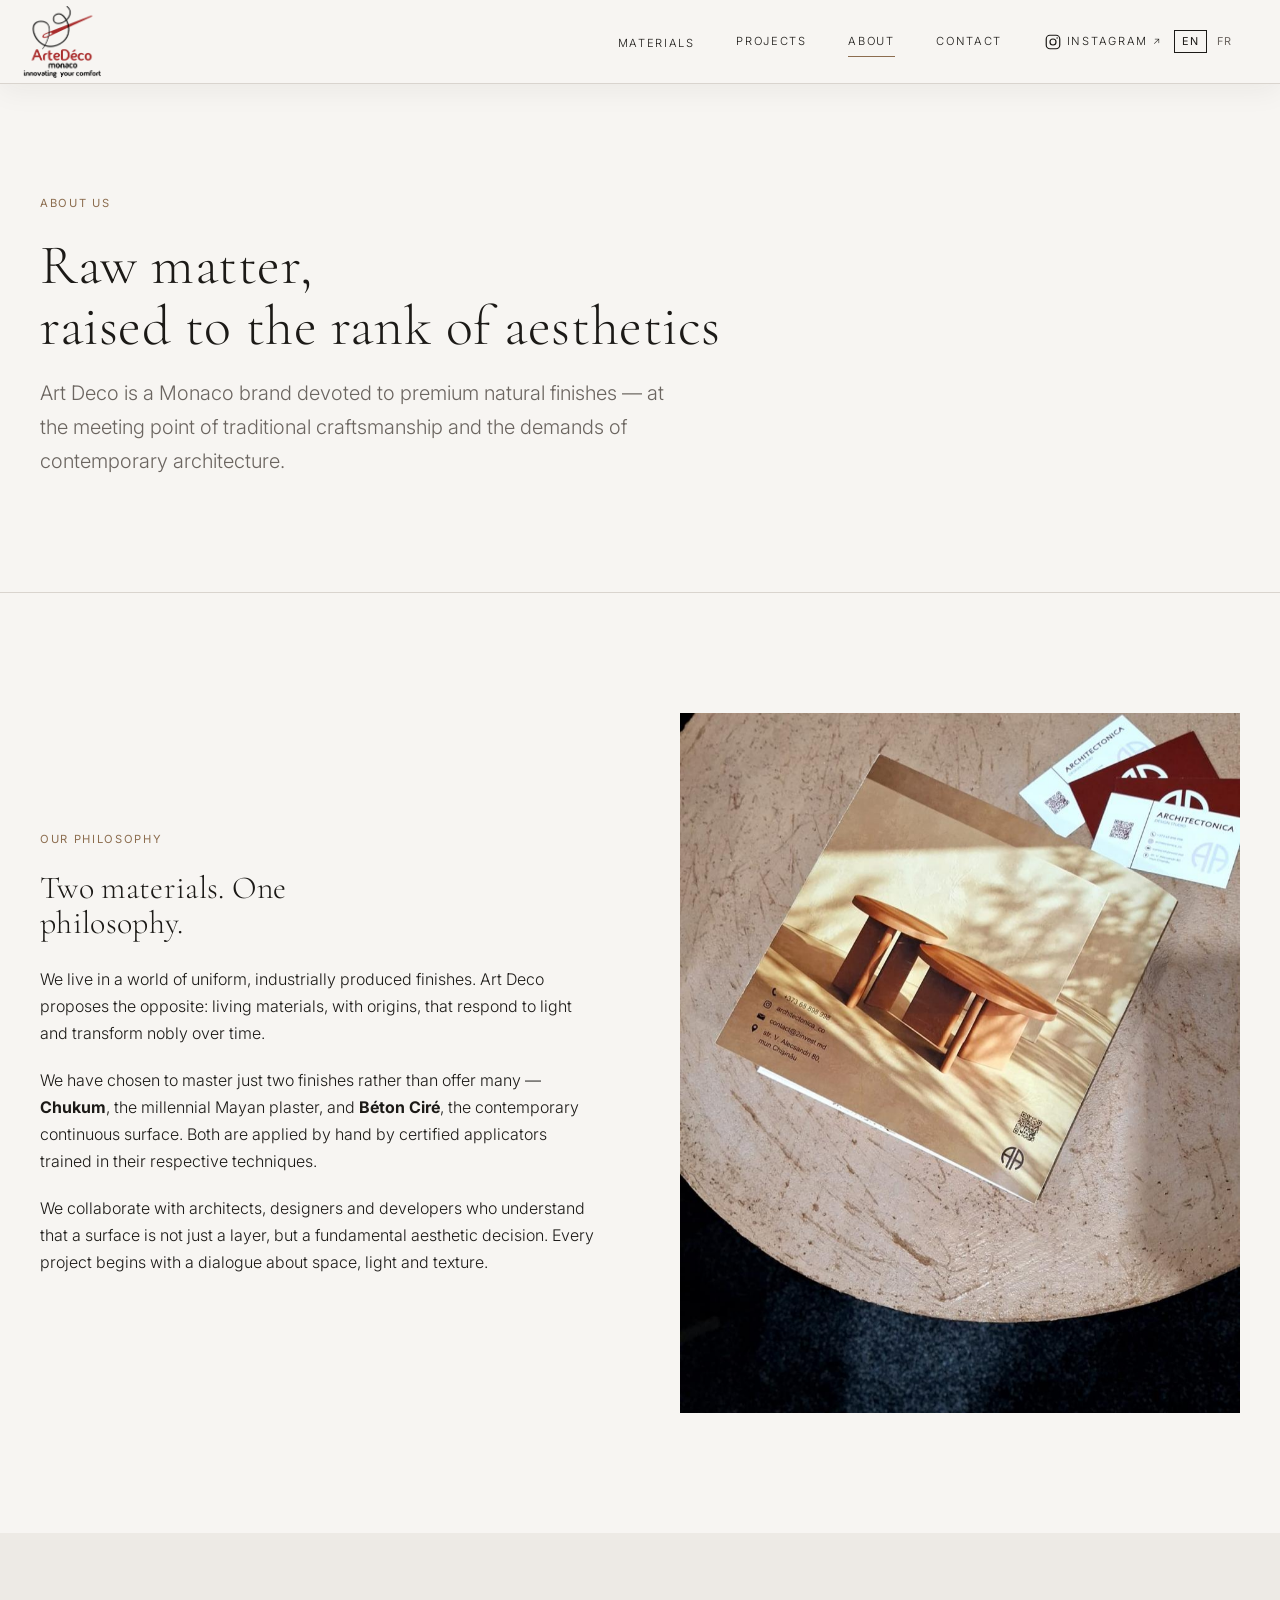
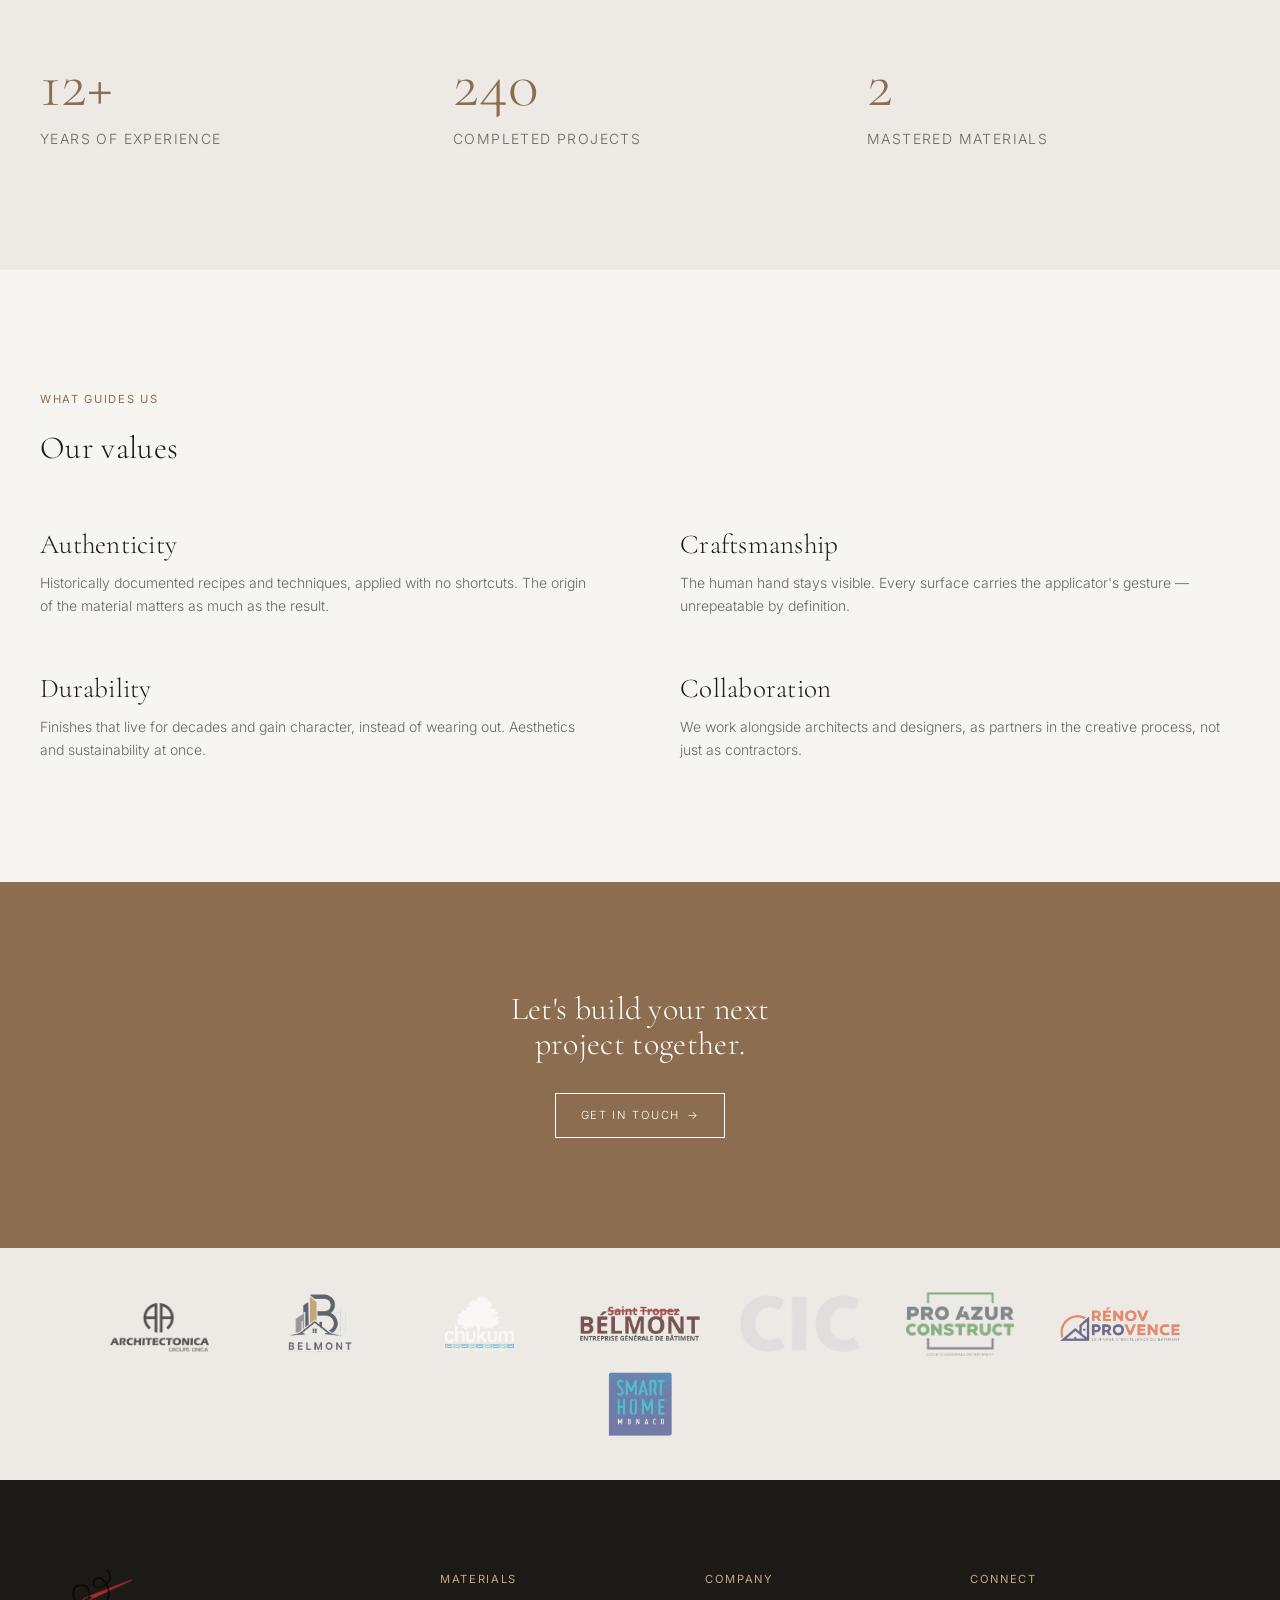
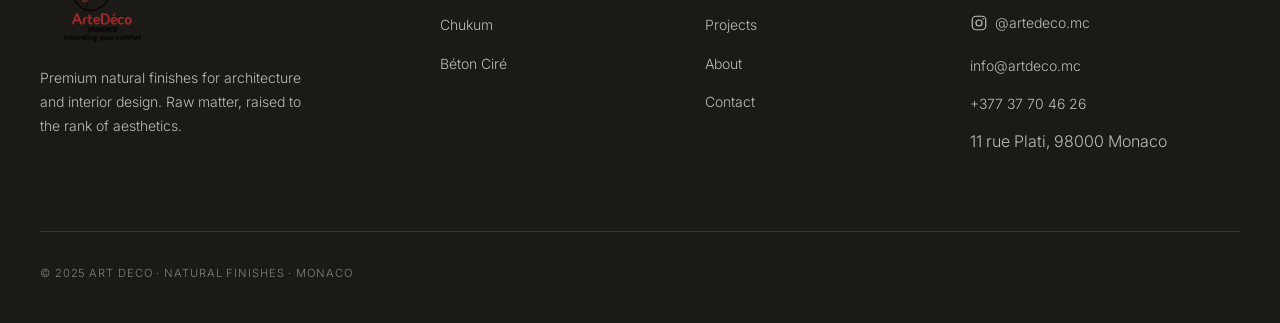
<file: despre.html>
﻿<!DOCTYPE html>
<html lang="en">
<head>
  <meta charset="UTF-8" />
  <meta name="viewport" content="width=device-width, initial-scale=1.0" />
  <title>About — Art Deco</title>
  <meta name="description" content="About Art Deco — a Monaco brand devoted to two premium natural finishes, Chukum and Béton Ciré." />
  <link rel="preconnect" href="https://fonts.googleapis.com" />
  <link rel="preconnect" href="https://fonts.gstatic.com" crossorigin />
  <link href="https://fonts.googleapis.com/css2?family=Cormorant+Garamond:ital,wght@0,300;0,400;0,600;1,300;1,400&family=Inter:wght@300;400&display=swap" rel="stylesheet" />
  <link rel="stylesheet" href="css/style.css" />
  <link rel="icon" type="image/svg+xml" href="images/logo/favicon.svg" />
  <link rel="icon" type="image/png" sizes="32x32" href="images/logo/favicon-32.png" />
  <link rel="icon" type="image/png" sizes="16x16" href="images/logo/favicon-16.png" />
</head>
<body>

  <header class="site-header solid">
    <div class="header-inner">
      <a href="index.html" class="logo"><img src="logo%20(2)/logo-vector%20artedeco.png" alt="Art Deco" class="logo-img" /></a>
      <nav class="main-nav" aria-label="Main navigation">
        <div class="has-mega">
          <a href="materiale.html" class="nav-link" data-i18n="nav_materials">Materials</a>
          <div class="mega-menu"><div class="mega-grid mega-grid--duo">
            <a href="material-chukum.html" class="mega-card"><div class="mega-thumb"><img src="poze%20chukum/WhatsApp%20Image%202026-05-12%20at%2009.40.22.jpeg" alt="Chukum texture" /></div><h4>Chukum</h4><p data-i18n="nav_chukum_sub">Natural Mayan plaster</p></a>
            <a href="material-beton-cire.html" class="mega-card"><div class="mega-thumb"><img src="poze%20beton%20cire/BetonCire_SEO.jpg" alt="Béton Ciré texture" /></div><h4>Béton Ciré</h4><p data-i18n="nav_beton_sub">Contemporary continuous finish</p></a>
          </div>
          <hr style="border:none;border-top:1px solid var(--color-border);margin:16px 0 12px;" />
          <p data-i18n="nav_accessible" style="font-size:10px;letter-spacing:0.12em;text-transform:uppercase;color:var(--color-text-muted,#9a9590);margin:0 0 10px;font-family:var(--font-body);">Accessible Alternatives</p>
          <div style="display:grid;grid-template-columns:1fr 1fr;gap:6px 20px;">
            <a href="material-tadelakt.html" style="font-family:var(--font-body);font-size:var(--text-xs,0.75rem);color:var(--color-ink);text-decoration:none;padding:4px 0;letter-spacing:0.06em;text-transform:uppercase;">Tadelakt</a>
            <a href="material-marmorino.html" style="font-family:var(--font-body);font-size:var(--text-xs,0.75rem);color:var(--color-ink);text-decoration:none;padding:4px 0;letter-spacing:0.06em;text-transform:uppercase;">Marmorino</a>
            <a href="material-microciment.html" data-i18n="nav_microcement" style="font-family:var(--font-body);font-size:var(--text-xs,0.75rem);color:var(--color-ink);text-decoration:none;padding:4px 0;letter-spacing:0.06em;text-transform:uppercase;">Microciment</a>
            <a href="material-var-argila.html" data-i18n="nav_lime_clay" style="font-family:var(--font-body);font-size:var(--text-xs,0.75rem);color:var(--color-ink);text-decoration:none;padding:4px 0;letter-spacing:0.06em;text-transform:uppercase;">Lime + Clay</a>
            <a href="material-canepa-var.html" data-i18n="nav_hemp_lime" style="font-family:var(--font-body);font-size:var(--text-xs,0.75rem);color:var(--color-ink);text-decoration:none;padding:4px 0;letter-spacing:0.06em;text-transform:uppercase;">Hemp + Lime</a>
          </div>
          </div>
        </div>
        <a href="proiecte.html" class="nav-link" data-i18n="nav_projects">Projects</a>
        <a href="despre.html" class="nav-link is-active" data-i18n="nav_about">About</a>
        <a href="contact.html" class="nav-link" data-i18n="nav_contact">Contact</a>
        <a href="https://www.instagram.com/artedeco.mc/" target="_blank" rel="noopener noreferrer" class="nav-link nav-social" aria-label="Instagram @artedeco.mc">
          <svg viewBox="0 0 24 24" fill="none" stroke="currentColor" stroke-width="1.6" aria-hidden="true"><rect x="3" y="3" width="18" height="18" rx="5"/><circle cx="12" cy="12" r="4"/><circle cx="17.5" cy="6.5" r="1" fill="currentColor" stroke="none"/></svg>
          Instagram <span class="ext">↗</span>
        </a>
      </nav>
      <div class="lang-switcher"><button class="lang-btn" data-lang="en">EN</button><button class="lang-btn" data-lang="fr">FR</button></div>
      <button class="hamburger" aria-label="Open menu" aria-expanded="false"><span></span><span></span><span></span></button>
    </div>
  </header>

    <nav class="mobile-nav" aria-label="Mobile navigation">
    <div class="mobile-nav__header">
      <a href="index.html" class="logo"><img src="logo%20(2)/logo-vector%20artedeco.png" alt="Art Deco" class="logo-img" /></a>
      <button class="mobile-nav__close" aria-label="Close menu">&#x2715;</button>
    </div>
    <div class="mobile-nav__body">
      <div class="mobile-nav__item mobile-nav__item--has-sub">
        <button class="mobile-nav__btn"><span data-i18n="nav_materials">Materials</span> <span class="mobile-nav__arrow">&#x25BC;</span></button>
        <div class="mobile-nav__sub">
          <a href="materiale.html" class="mobile-nav__sub-all" data-i18n-html="nav_all_materials">All materials &rarr;</a>
          <div class="mobile-nav__sub-group">
            <span class="mobile-nav__sub-label" data-i18n="nav_premium">Premium</span>
            <a href="material-chukum.html">Chukum</a>
            <a href="material-beton-cire.html">B&eacute;ton Cir&eacute;</a>
          </div>
          <div class="mobile-nav__sub-group">
            <span class="mobile-nav__sub-label" data-i18n="nav_accessible">Accessible Alternatives</span>
            <a href="material-tadelakt.html">Tadelakt</a>
            <a href="material-marmorino.html">Marmorino</a>
            <a href="material-microciment.html" data-i18n="nav_microcement">Microcement</a>
            <a href="material-var-argila.html" data-i18n="nav_lime_clay">Lime + Clay</a>
            <a href="material-canepa-var.html" data-i18n="nav_hemp_lime">Hemp + Lime</a>
          </div>
        </div>
      </div>
      <a href="proiecte.html" class="mobile-nav__link" data-i18n="nav_projects">Projects</a>
      <a href="despre.html" class="mobile-nav__link" data-i18n="nav_about">About</a>
      <a href="contact.html" class="mobile-nav__link" data-i18n="nav_contact">Contact</a>
      <a href="https://www.instagram.com/artedeco.mc/" target="_blank" rel="noopener noreferrer" class="mobile-nav__link mobile-nav__link--social">Instagram &#x2197;</a>
    </div>
  </nav>

  <section class="page-hero">
    <div class="container">
      <p class="eyebrow" data-i18n="about_eyebrow">About us</p>
      <h1 data-i18n-html="about_h1_html">Raw matter,<br />raised to the rank of aesthetics</h1>
      <p class="lead" data-i18n="about_lead">Art Deco is a Monaco brand devoted to premium natural finishes — at the meeting point of traditional craftsmanship and the demands of contemporary architecture.</p>
    </div>
  </section>

  <section class="section">
    <div class="container">
      <div class="about-intro">
        <div class="reveal">
          <p class="eyebrow" data-i18n="about_phil_eyebrow">Our philosophy</p>
          <h2 class="section-title" style="margin-bottom:1.6rem;" data-i18n="about_phil_h2">Two materials. One philosophy.</h2>
          <p data-i18n="about_phil_p1">We live in a world of uniform, industrially produced finishes. Art Deco proposes the opposite: living materials, with origins, that respond to light and transform nobly over time.</p>
          <p data-i18n-html="about_phil_p2">We have chosen to master just two finishes rather than offer many — <strong>Chukum</strong>, the millennial Mayan plaster, and <strong>Béton Ciré</strong>, the contemporary continuous surface. Both are applied by hand by certified applicators trained in their respective techniques.</p>
          <p data-i18n="about_phil_p3">We collaborate with architects, designers and developers who understand that a surface is not just a layer, but a fundamental aesthetic decision. Every project begins with a dialogue about space, light and texture.</p>
        </div>
        <img src="poze%20chukum/WhatsApp%20Image%202026-05-12%20at%2009.40.26%20(7).jpeg" alt="An Art Deco applicator working a surface" class="reveal" />
      </div>
    </div>
  </section>

  <section class="section section--surface">
    <div class="container">
      <div class="stats-grid">
        <div class="stat reveal"><div class="stat-num">12+</div><p data-i18n="about_stat1_p">Years of experience</p></div>
        <div class="stat reveal"><div class="stat-num">240</div><p data-i18n="about_stat2_p">Completed projects</p></div>
        <div class="stat reveal"><div class="stat-num">2</div><p data-i18n="about_stat3_p">Mastered materials</p></div>
      </div>
    </div>
  </section>

  <section class="section">
    <div class="container">
      <div class="section-head reveal"><div><p class="eyebrow" data-i18n="about_values_eyebrow">What guides us</p><h2 class="section-title" data-i18n="about_values_h2">Our values</h2></div></div>
      <div class="values-grid">
        <div class="value reveal"><h3 data-i18n="about_auth_h3">Authenticity</h3><p data-i18n="about_auth_p">Historically documented recipes and techniques, applied with no shortcuts. The origin of the material matters as much as the result.</p></div>
        <div class="value reveal"><h3 data-i18n="about_craft_h3">Craftsmanship</h3><p data-i18n="about_craft_p">The human hand stays visible. Every surface carries the applicator's gesture — unrepeatable by definition.</p></div>
        <div class="value reveal"><h3 data-i18n="about_dur_h3">Durability</h3><p data-i18n="about_dur_p">Finishes that live for decades and gain character, instead of wearing out. Aesthetics and sustainability at once.</p></div>
        <div class="value reveal"><h3 data-i18n="about_collab_h3">Collaboration</h3><p data-i18n="about_collab_p">We work alongside architects and designers, as partners in the creative process, not just as contractors.</p></div>
      </div>
    </div>
  </section>

  <section class="cta-band reveal">
    <h2 data-i18n="about_cta_h2">Let's build your next project together.</h2>
    <a href="contact.html" class="btn btn--light" data-i18n-html="btn_get_in_touch">Get in touch <span class="arrow">→</span></a>
  </section>

      <section class="partners-strip">
    <div class="partners-list">
      <img src="logo%20parteneri/logo%20archinvest.png" alt="Archinvest" class="partner-logo" />
      <img src="logo%20parteneri/logo%20belmont.png" alt="Belmont" class="partner-logo" />
      <img src="logo%20parteneri/logo%20chukum.png" alt="Chukum" class="partner-logo" />
      <img src="logo%20parteneri/belmont%20saint%20tropez.png" alt="Belmont Saint Tropez" class="partner-logo" />
      <img src="logo%20parteneri/cic.png" alt="CIC" class="partner-logo" />
      <img src="logo%20parteneri/proazur.png" alt="Pro Azur" class="partner-logo" />
      <img src="logo%20parteneri/renovProvence.png" alt="Renov Provence" class="partner-logo" />
      <img src="logo%20parteneri/smartHome.png" alt="Smarthome" class="partner-logo" />
    </div>
  </section>

  <footer class="site-footer">
    <div class="container">
      <div class="footer-grid">
        <div class="footer-col"><a href="index.html" class="logo"><img src="logo%20(2)/logo-vector%20artedeco.png" alt="Art Deco" class="logo-img" /></a><p class="footer-tag" data-i18n="footer_tag">Premium natural finishes for architecture and interior design. Raw matter, raised to the rank of aesthetics.</p></div>
        <div class="footer-col"><h5 data-i18n="footer_materials">Materials</h5><ul><li><a href="material-chukum.html">Chukum</a></li><li><a href="material-beton-cire.html">Béton Ciré</a></li></ul></div>
        <div class="footer-col"><h5 data-i18n="footer_company">Company</h5><ul><li><a href="proiecte.html" data-i18n="footer_projects">Projects</a></li><li><a href="despre.html" data-i18n="footer_about">About</a></li><li><a href="contact.html" data-i18n="footer_contact">Contact</a></li></ul></div>
        <div class="footer-col footer-social"><h5 data-i18n="footer_connect">Connect</h5><ul><li><a href="https://www.instagram.com/artedeco.mc/" target="_blank" rel="noopener noreferrer"><svg viewBox="0 0 24 24" fill="none" stroke="currentColor" stroke-width="1.6" aria-hidden="true"><rect x="3" y="3" width="18" height="18" rx="5"/><circle cx="12" cy="12" r="4"/><circle cx="17.5" cy="6.5" r="1" fill="currentColor" stroke="none"/></svg>@artedeco.mc</a></li><li><a href="mailto:info@artdeco.mc">info@artdeco.mc</a></li><li><a href="tel:+37737704626">+377 37 70 46 26</a></li><li>11 rue Plati, 98000 Monaco</li></ul></div>
      </div>
      <div class="footer-bottom" data-i18n="footer_copy">© 2025 Art Deco · Natural Finishes · Monaco</div>
    </div>
  </footer>

  <script src="js/i18n.js"></script>
  <script src="js/main.js"></script>
</body>
</html>
</file>
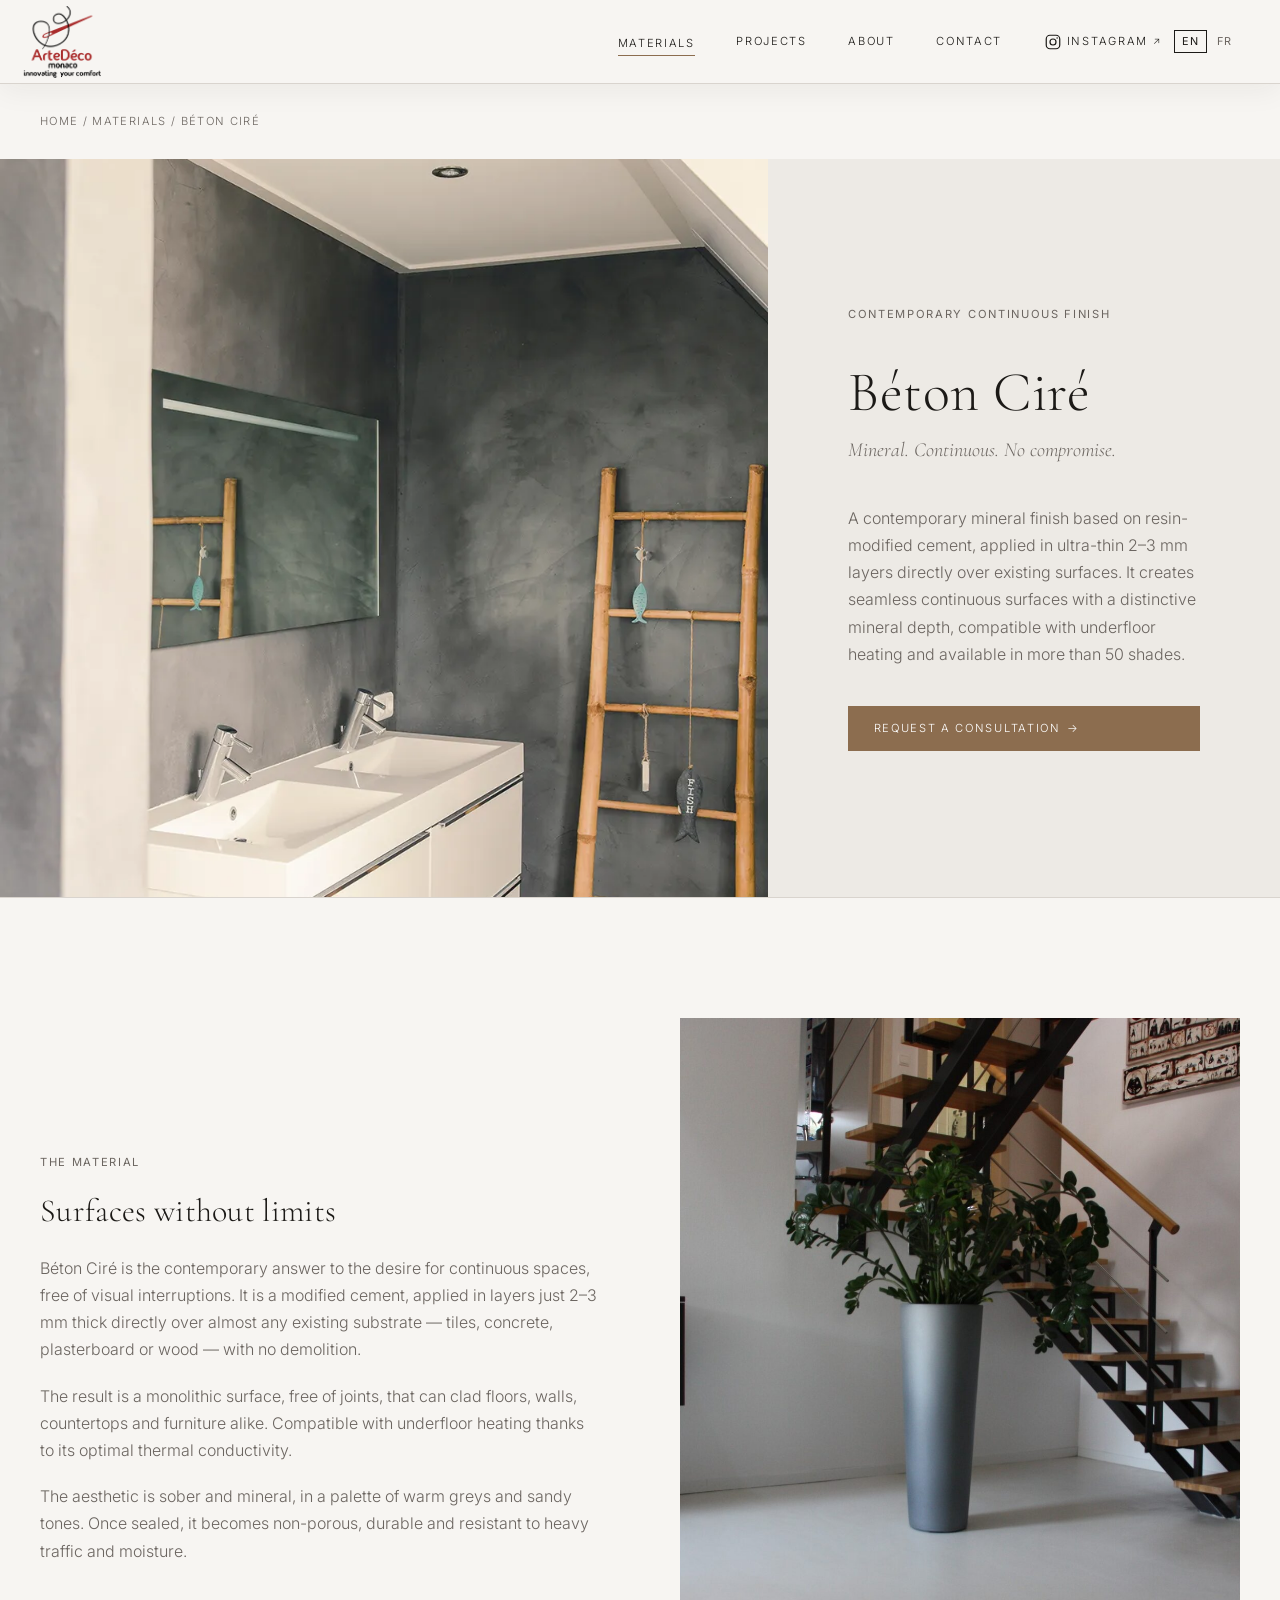
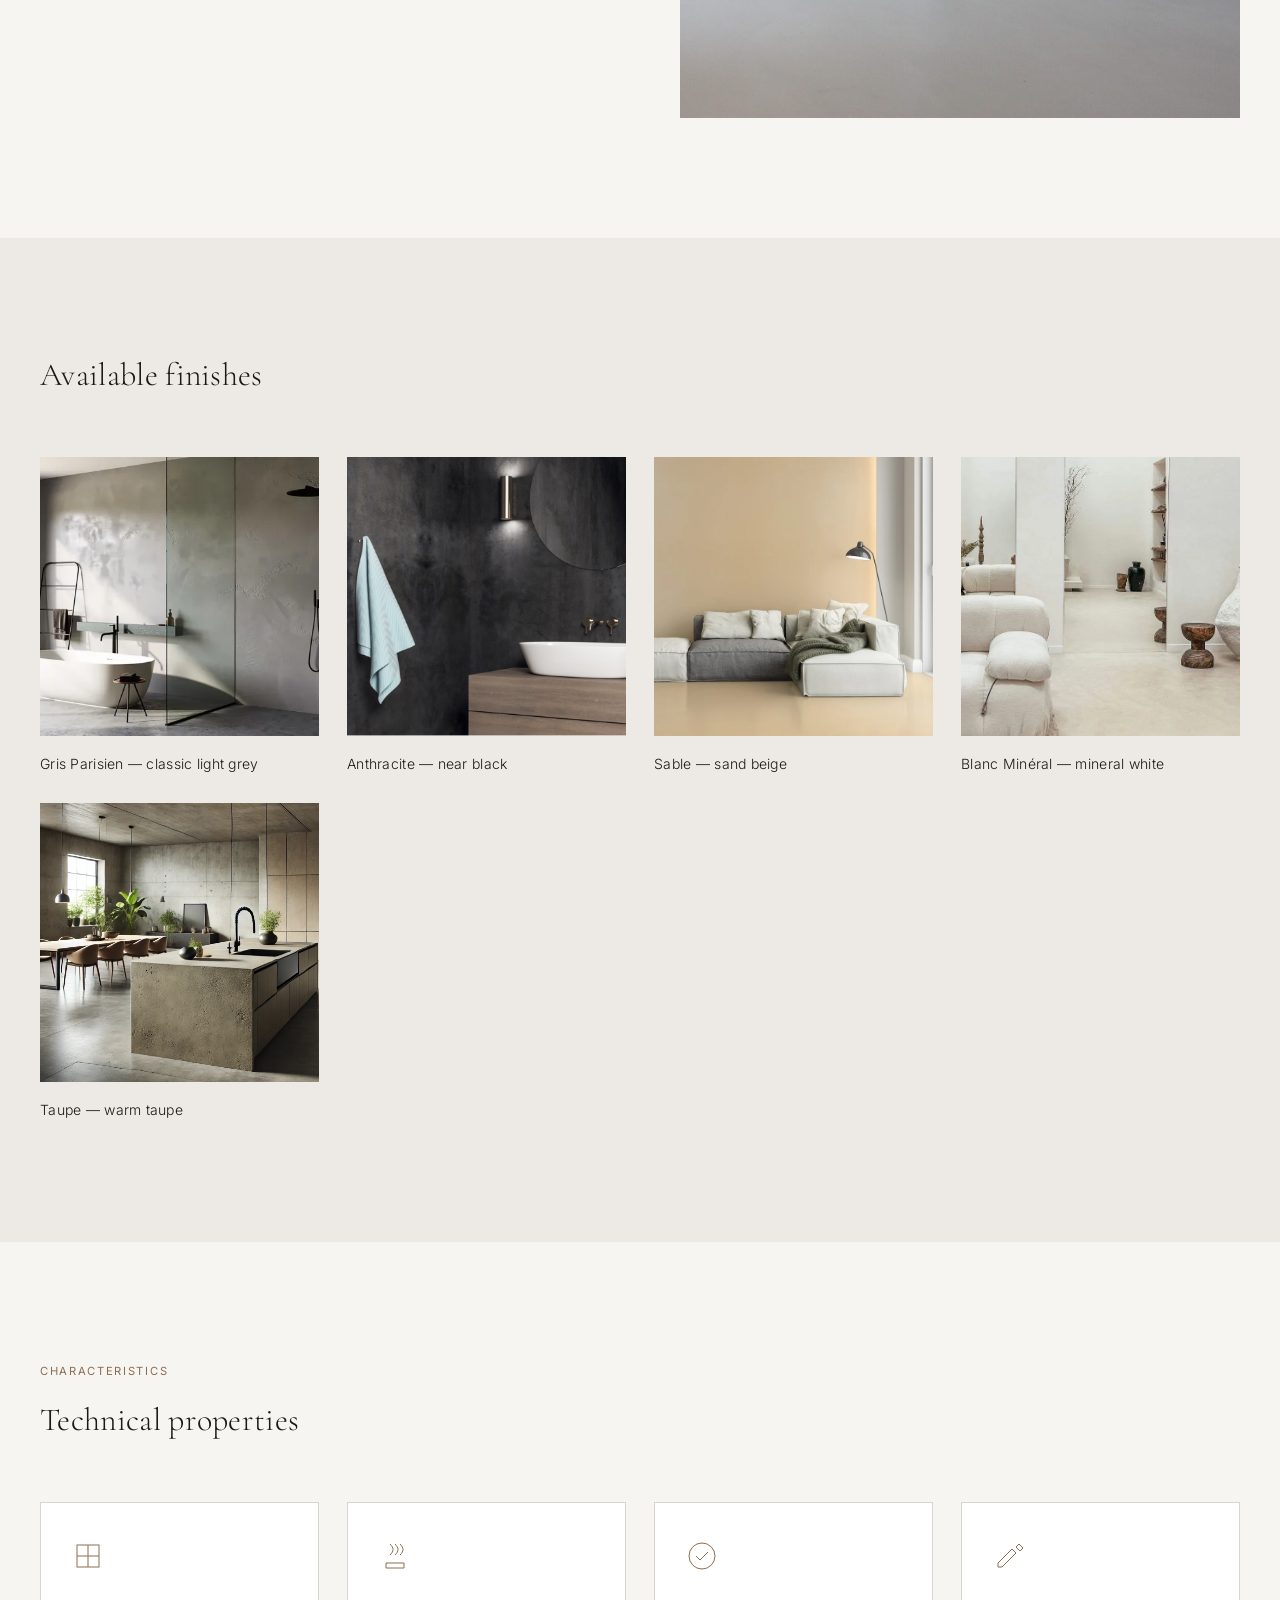
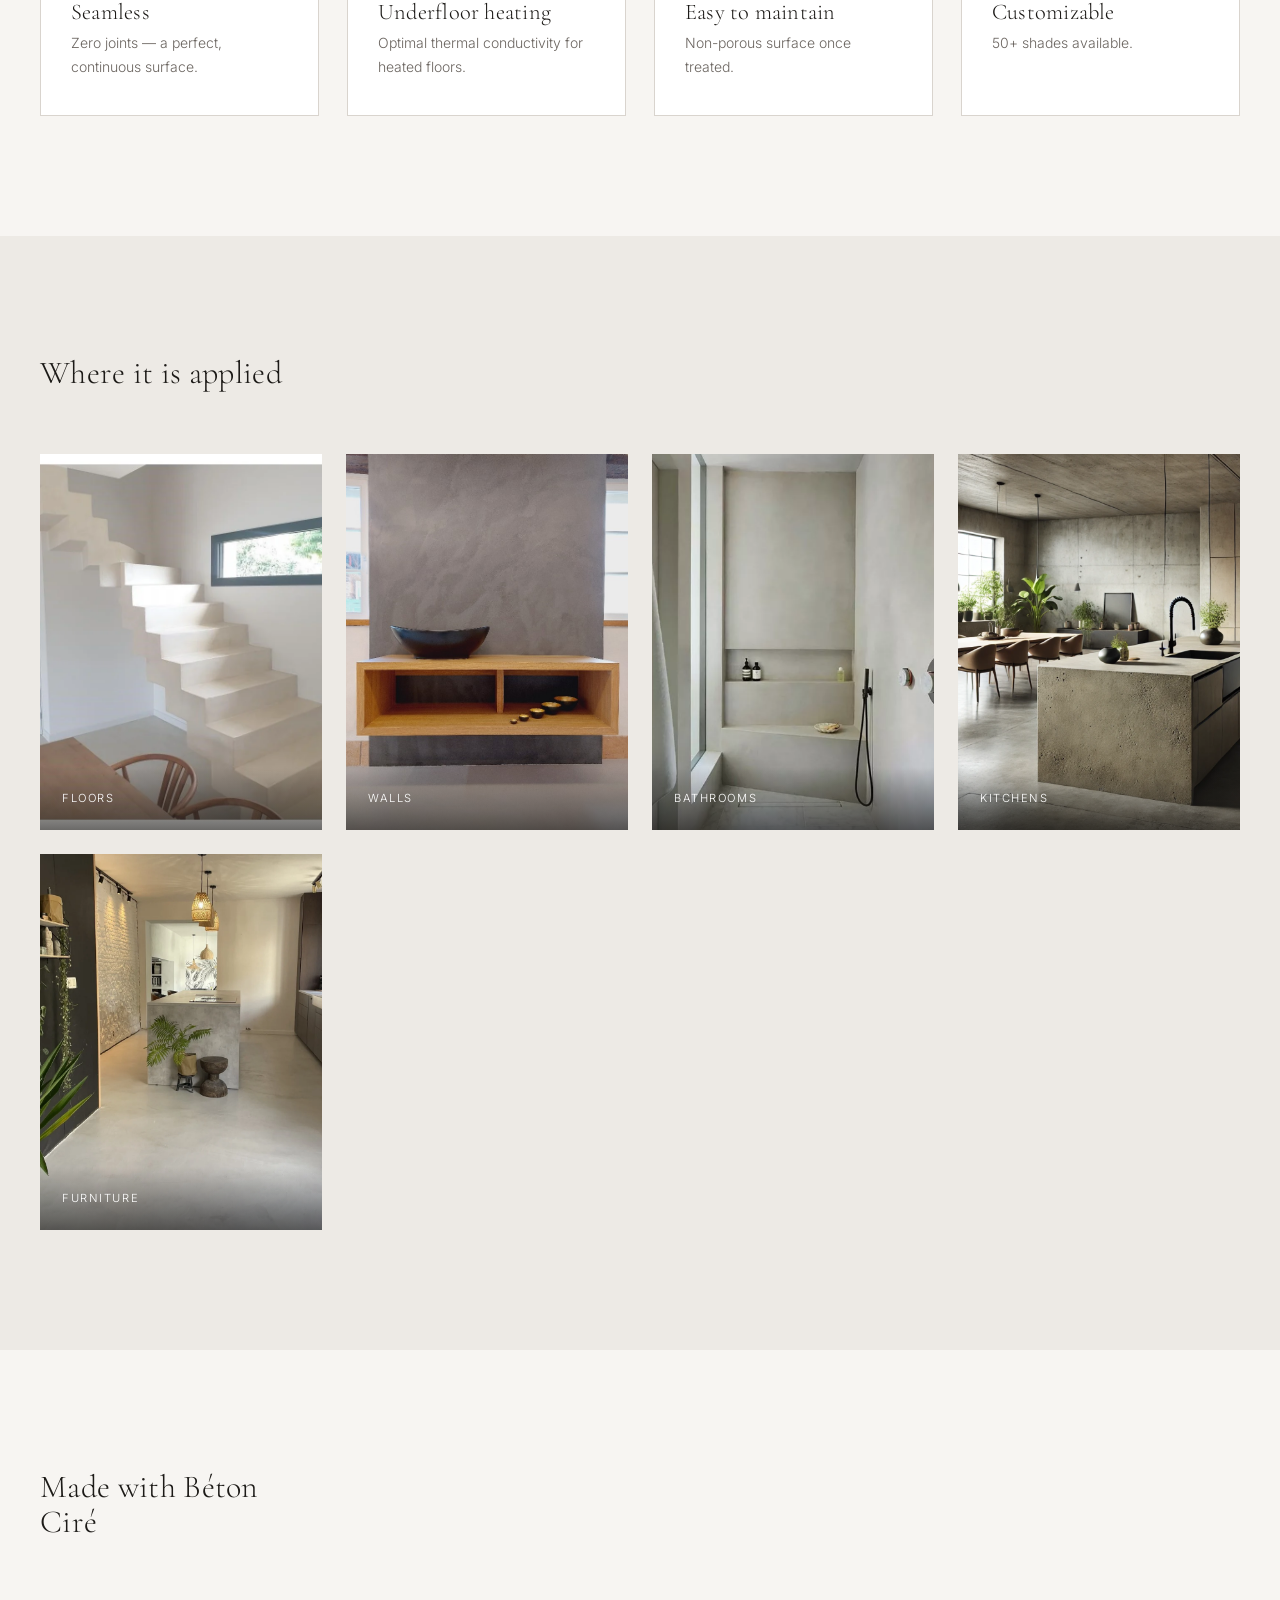
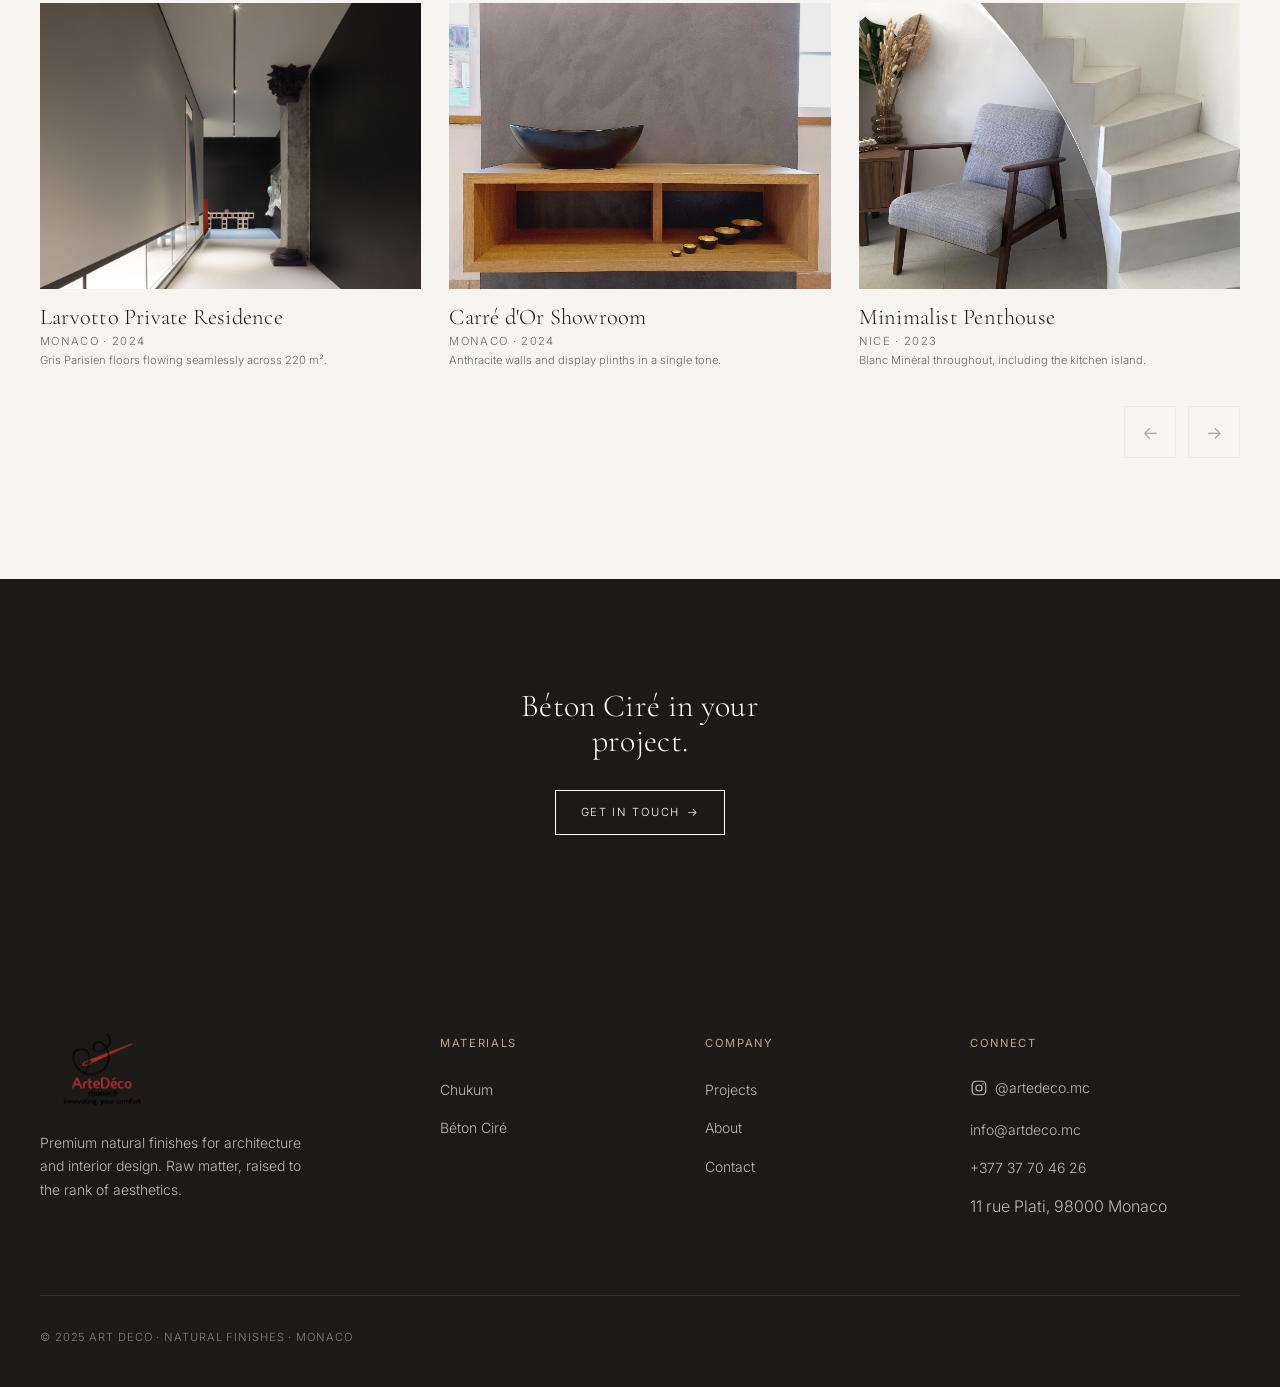
<file: material-beton-cire.html>
﻿<!DOCTYPE html>
<html lang="en">
<head>
  <meta charset="UTF-8" />
  <meta name="viewport" content="width=device-width, initial-scale=1.0" />
  <title>Béton Ciré — Contemporary Continuous Finish · Art Deco</title>
  <meta name="description" content="Béton Ciré — a contemporary mineral finish in ultra-thin layers. Seamless continuous surfaces, 50+ shades, underfloor-heating compatible." />
  <link rel="preconnect" href="https://fonts.googleapis.com" />
  <link rel="preconnect" href="https://fonts.gstatic.com" crossorigin />
  <link href="https://fonts.googleapis.com/css2?family=Cormorant+Garamond:ital,wght@0,300;0,400;0,600;1,300;1,400&family=Inter:wght@300;400&display=swap" rel="stylesheet" />
  <link rel="stylesheet" href="css/style.css" />
  <link rel="icon" type="image/svg+xml" href="images/logo/favicon.svg" />
  <link rel="icon" type="image/png" sizes="32x32" href="images/logo/favicon-32.png" />
  <link rel="icon" type="image/png" sizes="16x16" href="images/logo/favicon-16.png" />
</head>
<body>

  <header class="site-header solid">
    <div class="header-inner">
      <a href="index.html" class="logo"><img src="logo%20(2)/logo-vector%20artedeco.png" alt="Art Deco" class="logo-img" /></a>
      <nav class="main-nav" aria-label="Main navigation">
        <div class="has-mega">
          <a href="materiale.html" class="nav-link is-active" data-i18n="nav_materials">Materials</a>
          <div class="mega-menu"><div class="mega-grid mega-grid--duo">
            <a href="material-chukum.html" class="mega-card"><div class="mega-thumb"><img src="poze%20chukum/WhatsApp%20Image%202026-05-12%20at%2009.40.22.jpeg" alt="Chukum texture" /></div><h4>Chukum</h4><p data-i18n="nav_chukum_sub">Natural Mayan plaster</p></a>
            <a href="material-beton-cire.html" class="mega-card"><div class="mega-thumb"><img src="poze%20beton%20cire/BetonCire_SEO.jpg" alt="Béton Ciré texture" /></div><h4>Béton Ciré</h4><p data-i18n="nav_beton_sub">Contemporary continuous finish</p></a>
          </div>
          <hr style="border:none;border-top:1px solid var(--color-border);margin:16px 0 12px;" />
          <p data-i18n="nav_accessible" style="font-size:10px;letter-spacing:0.12em;text-transform:uppercase;color:var(--color-text-muted,#9a9590);margin:0 0 10px;font-family:var(--font-body);">Accessible Alternatives</p>
          <div style="display:grid;grid-template-columns:1fr 1fr;gap:6px 20px;">
            <a href="material-tadelakt.html" style="font-family:var(--font-body);font-size:var(--text-xs,0.75rem);color:var(--color-ink);text-decoration:none;padding:4px 0;letter-spacing:0.06em;text-transform:uppercase;">Tadelakt</a>
            <a href="material-marmorino.html" style="font-family:var(--font-body);font-size:var(--text-xs,0.75rem);color:var(--color-ink);text-decoration:none;padding:4px 0;letter-spacing:0.06em;text-transform:uppercase;">Marmorino</a>
            <a href="material-microciment.html" data-i18n="nav_microcement" style="font-family:var(--font-body);font-size:var(--text-xs,0.75rem);color:var(--color-ink);text-decoration:none;padding:4px 0;letter-spacing:0.06em;text-transform:uppercase;">Microciment</a>
            <a href="material-var-argila.html" data-i18n="nav_lime_clay" style="font-family:var(--font-body);font-size:var(--text-xs,0.75rem);color:var(--color-ink);text-decoration:none;padding:4px 0;letter-spacing:0.06em;text-transform:uppercase;">Lime + Clay</a>
            <a href="material-canepa-var.html" data-i18n="nav_hemp_lime" style="font-family:var(--font-body);font-size:var(--text-xs,0.75rem);color:var(--color-ink);text-decoration:none;padding:4px 0;letter-spacing:0.06em;text-transform:uppercase;">Hemp + Lime</a>
          </div>
          </div>
        </div>
        <a href="proiecte.html" class="nav-link" data-i18n="nav_projects">Projects</a>
        <a href="despre.html" class="nav-link" data-i18n="nav_about">About</a>
        <a href="contact.html" class="nav-link" data-i18n="nav_contact">Contact</a>
        <a href="https://www.instagram.com/artedeco.mc/" target="_blank" rel="noopener noreferrer" class="nav-link nav-social" aria-label="Instagram @artedeco.mc">
          <svg viewBox="0 0 24 24" fill="none" stroke="currentColor" stroke-width="1.6" aria-hidden="true"><rect x="3" y="3" width="18" height="18" rx="5"/><circle cx="12" cy="12" r="4"/><circle cx="17.5" cy="6.5" r="1" fill="currentColor" stroke="none"/></svg>
          Instagram <span class="ext">↗</span>
        </a>
      </nav>
      <button class="hamburger" aria-label="Open menu" aria-expanded="false"><span></span><span></span><span></span></button>
      <div class="lang-switcher"><button class="lang-btn" data-lang="en">EN</button><button class="lang-btn" data-lang="fr">FR</button></div>
    </div>
  </header>

  <nav class="mobile-nav" aria-label="Mobile navigation">
    <div class="mobile-nav__header">
      <a href="index.html" class="logo"><img src="logo%20(2)/logo-vector%20artedeco.png" alt="Art Deco" class="logo-img" /></a>
      <button class="mobile-nav__close" aria-label="Close menu">&#x2715;</button>
    </div>
    <div class="mobile-nav__body">
      <div class="mobile-nav__item mobile-nav__item--has-sub">
        <button class="mobile-nav__btn"><span data-i18n="nav_materials">Materials</span> <span class="mobile-nav__arrow">&#x25BC;</span></button>
        <div class="mobile-nav__sub">
          <a href="materiale.html" class="mobile-nav__sub-all" data-i18n="nav_all_materials">All materials →</a>
          <div class="mobile-nav__sub-group">
            <span class="mobile-nav__sub-label" data-i18n="nav_premium">Premium</span>
            <a href="material-chukum.html">Chukum</a>
            <a href="material-beton-cire.html">B&eacute;ton Cir&eacute;</a>
          </div>
          <div class="mobile-nav__sub-group">
            <span class="mobile-nav__sub-label" data-i18n="nav_accessible">Accessible Alternatives</span>
            <a href="material-tadelakt.html">Tadelakt</a>
            <a href="material-marmorino.html">Marmorino</a>
            <a href="material-microciment.html" data-i18n="nav_microcement">Microcement</a>
            <a href="material-var-argila.html" data-i18n="nav_lime_clay">Lime + Clay</a>
            <a href="material-canepa-var.html" data-i18n="nav_hemp_lime">Hemp + Lime</a>
          </div>
        </div>
      </div>
      <a href="proiecte.html" class="mobile-nav__link" data-i18n="nav_projects">Projects</a>
      <a href="despre.html" class="mobile-nav__link" data-i18n="nav_about">About</a>
      <a href="contact.html" class="mobile-nav__link" data-i18n="nav_contact">Contact</a>
      <a href="https://www.instagram.com/artedeco.mc/" target="_blank" rel="noopener noreferrer" class="mobile-nav__link mobile-nav__link--social">Instagram &#x2197;</a>
    </div>
  </nav>

  <!-- BREADCRUMB -->
  <div class="container">
    <nav class="breadcrumb" aria-label="Breadcrumb">
      <a href="index.html" data-i18n="lbl_home">Home</a> / <a href="materiale.html" data-i18n="lbl_breadcrumb_materials">Materials</a> / Béton Ciré
    </nav>
  </div>

  <!-- HERO SPLIT -->
  <section class="material-hero">
    <div class="material-hero__media">
      <img src="poze%20beton%20cire/BetonCire_hero_3.webp" alt="Mineral surface finished with Béton Ciré" />
    </div>
    <div class="material-hero__body reveal">
      <p class="eyebrow" data-i18n="beton_eyebrow">Contemporary continuous finish</p>
      <h1>Béton Ciré</h1>
      <p class="material-hero__sub" data-i18n="beton_sub">Mineral. Continuous. No compromise.</p>
      <p data-i18n="beton_hero_p">A contemporary mineral finish based on resin-modified cement, applied in ultra-thin 2–3 mm layers directly over existing surfaces. It creates seamless continuous surfaces with a distinctive mineral depth, compatible with underfloor heating and available in more than 50 shades.</p>
      <a href="contact.html" class="btn btn--accent" data-i18n-html="btn_request">Request a consultation <span class="arrow">→</span></a>
    </div>
  </section>

  <hr class="separator" />

  <!-- PHILOSOPHY -->
  <section class="section">
    <div class="container">
      <div class="story-grid">
        <div class="story-text reveal">
          <p class="eyebrow" data-i18n="beton_mat_eyebrow">The material</p>
          <h2 data-i18n="beton_mat_h2">Surfaces without limits</h2>
          <p data-i18n="beton_mat_p1">Béton Ciré is the contemporary answer to the desire for continuous spaces, free of visual interruptions. It is a modified cement, applied in layers just 2–3 mm thick directly over almost any existing substrate — tiles, concrete, plasterboard or wood — with no demolition.</p>
          <p data-i18n="beton_mat_p2">The result is a monolithic surface, free of joints, that can clad floors, walls, countertops and furniture alike. Compatible with underfloor heating thanks to its optimal thermal conductivity.</p>
          <p data-i18n="beton_mat_p3">The aesthetic is sober and mineral, in a palette of warm greys and sandy tones. Once sealed, it becomes non-porous, durable and resistant to heavy traffic and moisture.</p>
        </div>
        <div class="story-media reveal"><img src="poze%20beton%20cire/beton_cire_1-2048x1365-1.jpg" alt="Applying Béton Ciré with a trowel" /></div>
      </div>
    </div>
  </section>

  <!-- FINISHES -->
  <section class="section section--surface">
    <div class="container">
      <div class="section-head reveal"><h2 class="section-title" data-i18n="beton_finishes_h2">Available finishes</h2></div>
      <div class="finishes-grid">
        <div class="finish-card reveal"><div class="finish-swatch"><img src="poze%20beton%20cire/classic%20light%20grey.webp" alt="Gris Parisien finish" /></div><p>Gris Parisien — classic light grey</p></div>
        <div class="finish-card reveal"><div class="finish-swatch"><img src="poze%20beton%20cire/near%20black.jpg" alt="Anthracite finish" /></div><p>Anthracite — near black</p></div>
        <div class="finish-card reveal"><div class="finish-swatch"><img src="poze%20beton%20cire/sand%20beige.webp" alt="Sable finish" /></div><p>Sable — sand beige</p></div>
        <div class="finish-card reveal"><div class="finish-swatch"><img src="poze%20beton%20cire/mineral%20white.webp" alt="Blanc Minéral finish" /></div><p>Blanc Minéral — mineral white</p></div>
        <div class="finish-card reveal"><div class="finish-swatch"><img src="poze%20beton%20cire/Keuken-blad-met-beton-cire.png" alt="Taupe finish" /></div><p>Taupe — warm taupe</p></div>
      </div>
    </div>
  </section>

  <!-- TECHNICAL PROPERTIES -->
  <section class="section">
    <div class="container">
      <div class="section-head reveal"><div><p class="eyebrow" data-i18n="lbl_characteristics">Characteristics</p><h2 class="section-title" data-i18n="lbl_tech_props2">Technical properties</h2></div></div>
      <div class="props-grid">
        <div class="prop-card reveal">
          <svg class="why-icon" width="34" height="34" viewBox="0 0 34 34" fill="none" stroke="currentColor" stroke-width="1"><rect x="6" y="6" width="22" height="22"/><path d="M6 17h22M17 6v22"/></svg>
          <h4 data-i18n="beton_seamless_h4">Seamless</h4><p data-i18n="beton_seamless_p">Zero joints — a perfect, continuous surface.</p>
        </div>
        <div class="prop-card reveal">
          <svg class="why-icon" width="34" height="34" viewBox="0 0 34 34" fill="none" stroke="currentColor" stroke-width="1"><path d="M12 5c4 4 4 7 0 11M17 5c4 4 4 7 0 11M22 5c4 4 4 7 0 11M8 24h18v5H8z"/></svg>
          <h4 data-i18n="beton_heating_h4">Underfloor heating</h4><p data-i18n="beton_heating_p">Optimal thermal conductivity for heated floors.</p>
        </div>
        <div class="prop-card reveal">
          <svg class="why-icon" width="34" height="34" viewBox="0 0 34 34" fill="none" stroke="currentColor" stroke-width="1"><circle cx="17" cy="17" r="13"/><path d="M11 17l4 4 8-8"/></svg>
          <h4 data-i18n="beton_maintain_h4">Easy to maintain</h4><p data-i18n="beton_maintain_p">Non-porous surface once treated.</p>
        </div>
        <div class="prop-card reveal">
          <svg class="why-icon" width="34" height="34" viewBox="0 0 34 34" fill="none" stroke="currentColor" stroke-width="1"><path d="M6 24l14-14 4 4L10 28H6zM24 8l3-3 4 4-3 3z"/></svg>
          <h4 data-i18n="beton_custom_h4">Customizable</h4><p data-i18n="beton_custom_p">50+ shades available.</p>
        </div>
      </div>
    </div>
  </section>

  <!-- APPLICATIONS -->
  <section class="section section--surface">
    <div class="container">
      <div class="section-head reveal"><h2 class="section-title" data-i18n="beton_where_h2">Where it is applied</h2></div>
      <div class="applications-grid">
        <div class="application-card reveal"><img src="poze%20beton%20cire/beton-cire-kit-for-stairs.webp" alt="Béton Ciré on a floor" /><span data-i18n="beton_app_floors">Floors</span></div>
        <div class="application-card reveal"><img src="poze%20beton%20cire/nos-realisations-beton-cire-by-mkp-11.jpg" alt="Béton Ciré on walls" /><span data-i18n="beton_app_walls">Walls</span></div>
        <div class="application-card reveal"><img src="poze%20beton%20cire/Badkamer-beton-cire%20(1).png" alt="Béton Ciré in a bathroom" /><span data-i18n="beton_app_bath">Bathrooms</span></div>
        <div class="application-card reveal"><img src="poze%20beton%20cire/Keuken-blad-met-beton-cire.png" alt="Béton Ciré in a kitchen" /><span data-i18n="beton_app_kitchen">Kitchens</span></div>
        <div class="application-card reveal"><img src="poze%20beton%20cire/5636.webp" alt="Béton Ciré on furniture" /><span data-i18n="beton_app_furniture">Furniture</span></div>
      </div>
    </div>
  </section>

  <!-- PROJECTS SLIDER -->
  <section class="section">
    <div class="container">
      <div class="section-head reveal"><h2 class="section-title" data-i18n="beton_made_h2">Made with Béton Ciré</h2></div>
      <div class="slider-wrap reveal">
        <div class="slider-viewport">
          <div class="slider-track">
            <article class="slide"><img src="poze%20beton%20cire/metalocus_ndb-_design_beton-cire-showroom_21.jpg" alt="Larvotto Private Residence" /><h4 data-i18n="beton_slide1_h4">Larvotto Private Residence</h4><p>Monaco · 2024</p><p style="text-transform:none;letter-spacing:0;color:var(--color-ink-muted);" data-i18n="beton_slide1_p">Gris Parisien floors flowing seamlessly across 220 m².</p></article>
            <article class="slide"><img src="poze%20beton%20cire/nos-realisations-beton-cire-by-mkp-11.jpg" alt="Carré d'Or Showroom" /><h4 data-i18n="beton_slide2_h4">Carré d'Or Showroom</h4><p>Monaco · 2024</p><p style="text-transform:none;letter-spacing:0;color:var(--color-ink-muted);" data-i18n="beton_slide2_p">Anthracite walls and display plinths in a single tone.</p></article>
            <article class="slide"><img src="poze%20beton%20cire/5839.webp" alt="Minimalist Penthouse" /><h4 data-i18n="beton_slide3_h4">Minimalist Penthouse</h4><p>Nice · 2023</p><p style="text-transform:none;letter-spacing:0;color:var(--color-ink-muted);" data-i18n="beton_slide3_p">Blanc Minéral throughout, including the kitchen island.</p></article>
          </div>
        </div>
        <div class="slider-controls">
          <button class="slider-btn slider-btn--prev" aria-label="Previous projects">←</button>
          <button class="slider-btn slider-btn--next" aria-label="Next projects">→</button>
        </div>
      </div>
    </div>
  </section>

  <!-- FINAL CTA (dark) -->
  <section class="cta-band reveal" style="background: var(--color-ink);">
    <h2 data-i18n="beton_cta_h2">Béton Ciré in your project.</h2>
    <a href="contact.html" class="btn btn--light" data-i18n-html="btn_get_in_touch">Get in touch <span class="arrow">→</span></a>
  </section>

  <footer class="site-footer">
    <div class="container">
      <div class="footer-grid">
        <div class="footer-col"><a href="index.html" class="logo"><img src="logo%20(2)/logo-vector%20artedeco.png" alt="Art Deco" class="logo-img" /></a><p class="footer-tag" data-i18n="footer_tag">Premium natural finishes for architecture and interior design. Raw matter, raised to the rank of aesthetics.</p></div>
        <div class="footer-col"><h5 data-i18n="footer_materials">Materials</h5><ul><li><a href="material-chukum.html">Chukum</a></li><li><a href="material-beton-cire.html">Béton Ciré</a></li></ul></div>
        <div class="footer-col"><h5 data-i18n="footer_company">Company</h5><ul><li><a href="proiecte.html" data-i18n="footer_projects">Projects</a></li><li><a href="despre.html" data-i18n="footer_about">About</a></li><li><a href="contact.html" data-i18n="footer_contact">Contact</a></li></ul></div>
        <div class="footer-col footer-social"><h5 data-i18n="footer_connect">Connect</h5><ul><li><a href="https://www.instagram.com/artedeco.mc/" target="_blank" rel="noopener noreferrer"><svg viewBox="0 0 24 24" fill="none" stroke="currentColor" stroke-width="1.6" aria-hidden="true"><rect x="3" y="3" width="18" height="18" rx="5"/><circle cx="12" cy="12" r="4"/><circle cx="17.5" cy="6.5" r="1" fill="currentColor" stroke="none"/></svg>@artedeco.mc</a></li><li><a href="mailto:info@artdeco.mc">info@artdeco.mc</a></li><li><a href="tel:+37737704626">+377 37 70 46 26</a></li><li>11 rue Plati, 98000 Monaco</li></ul></div>
      </div>
      <div class="footer-bottom" data-i18n="footer_copy">© 2025 Art Deco · Natural Finishes · Monaco</div>
    </div>
  </footer>

  <script src="js/i18n.js"></script>
  <script src="js/main.js"></script>
</body>
</html>
</file>
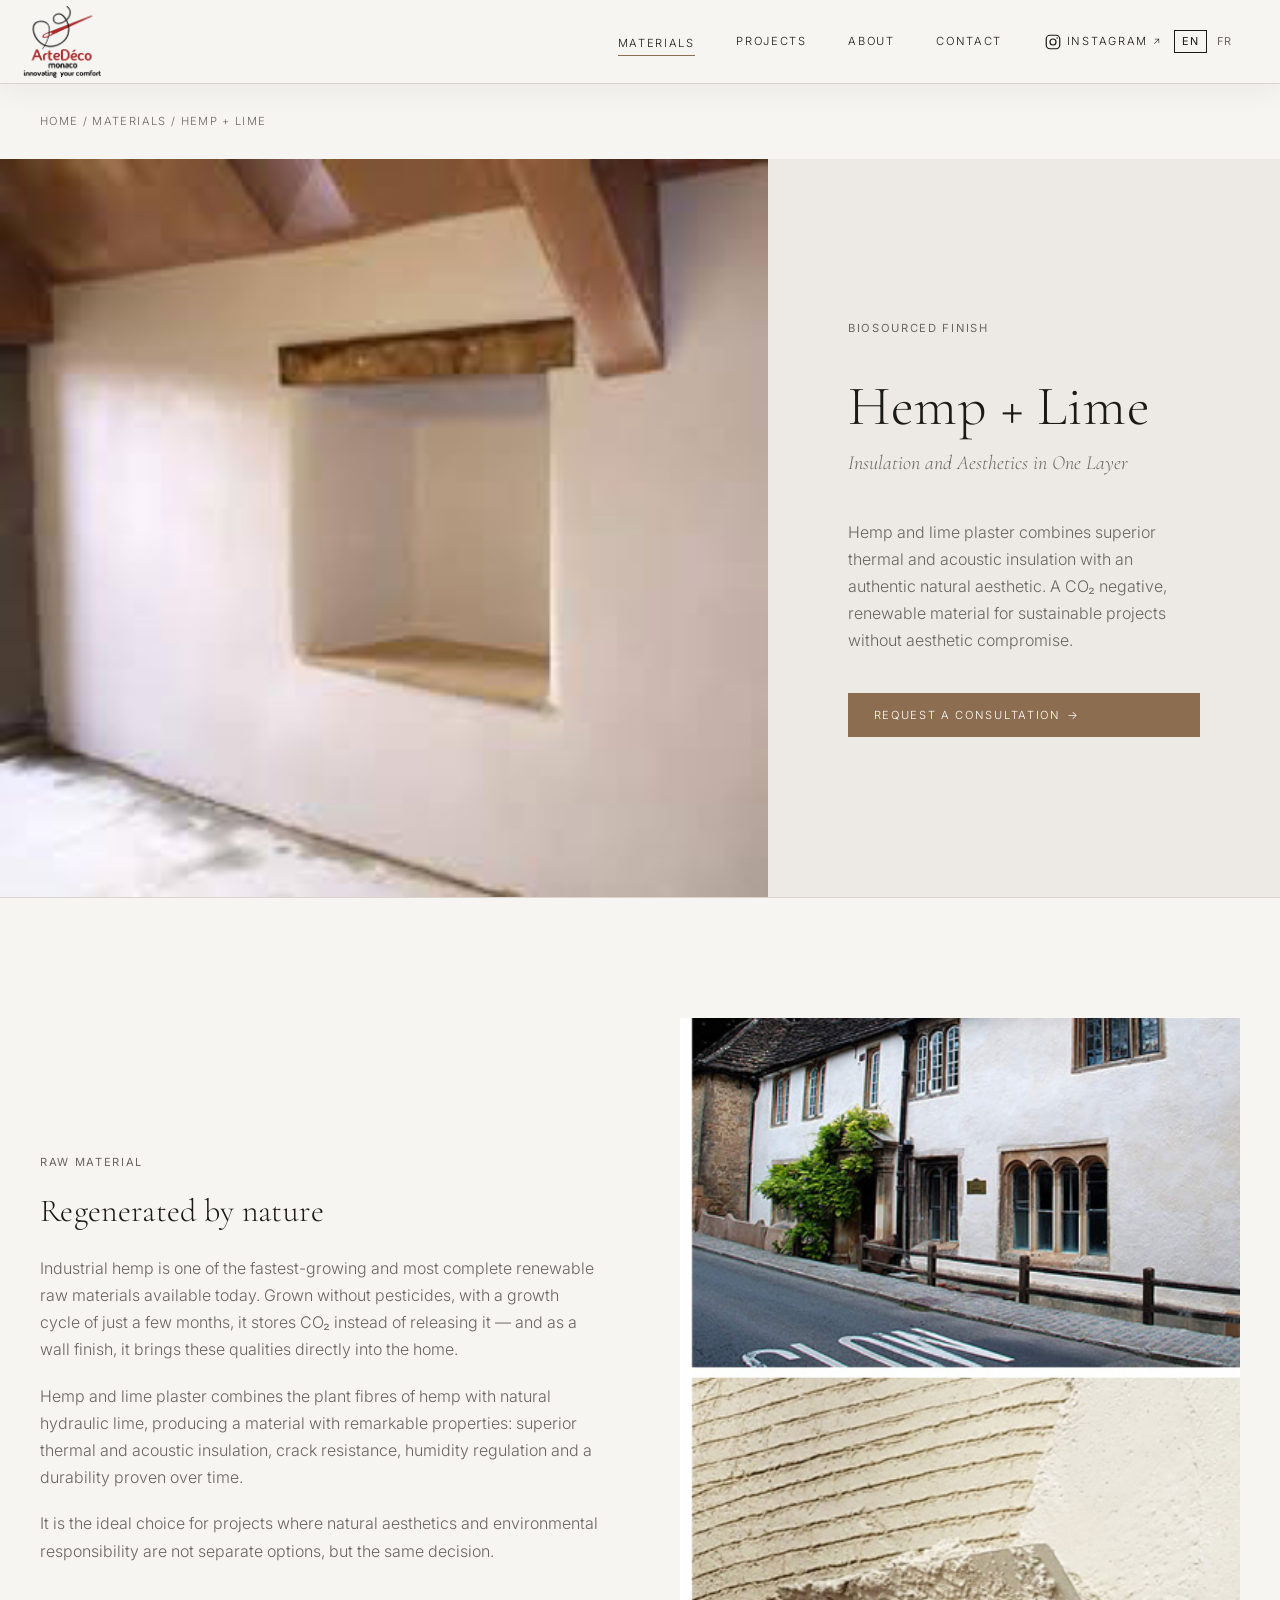
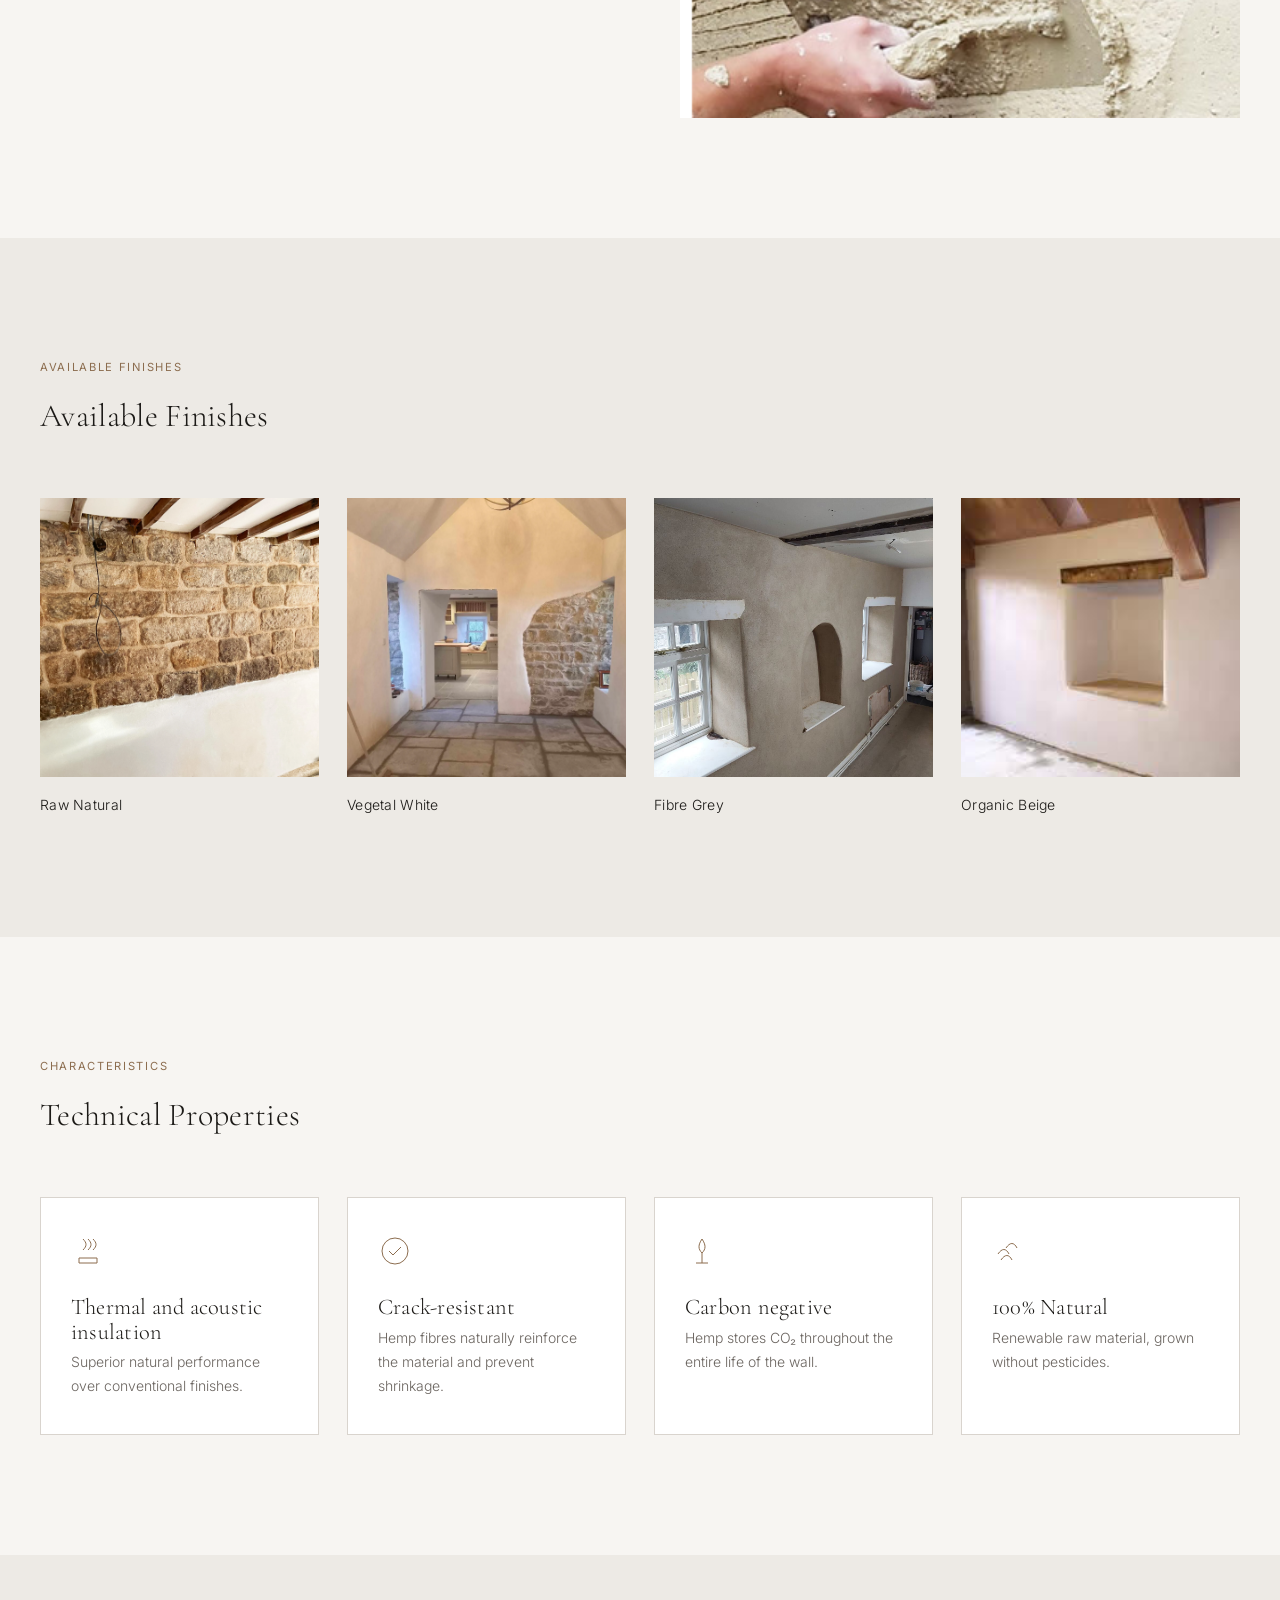
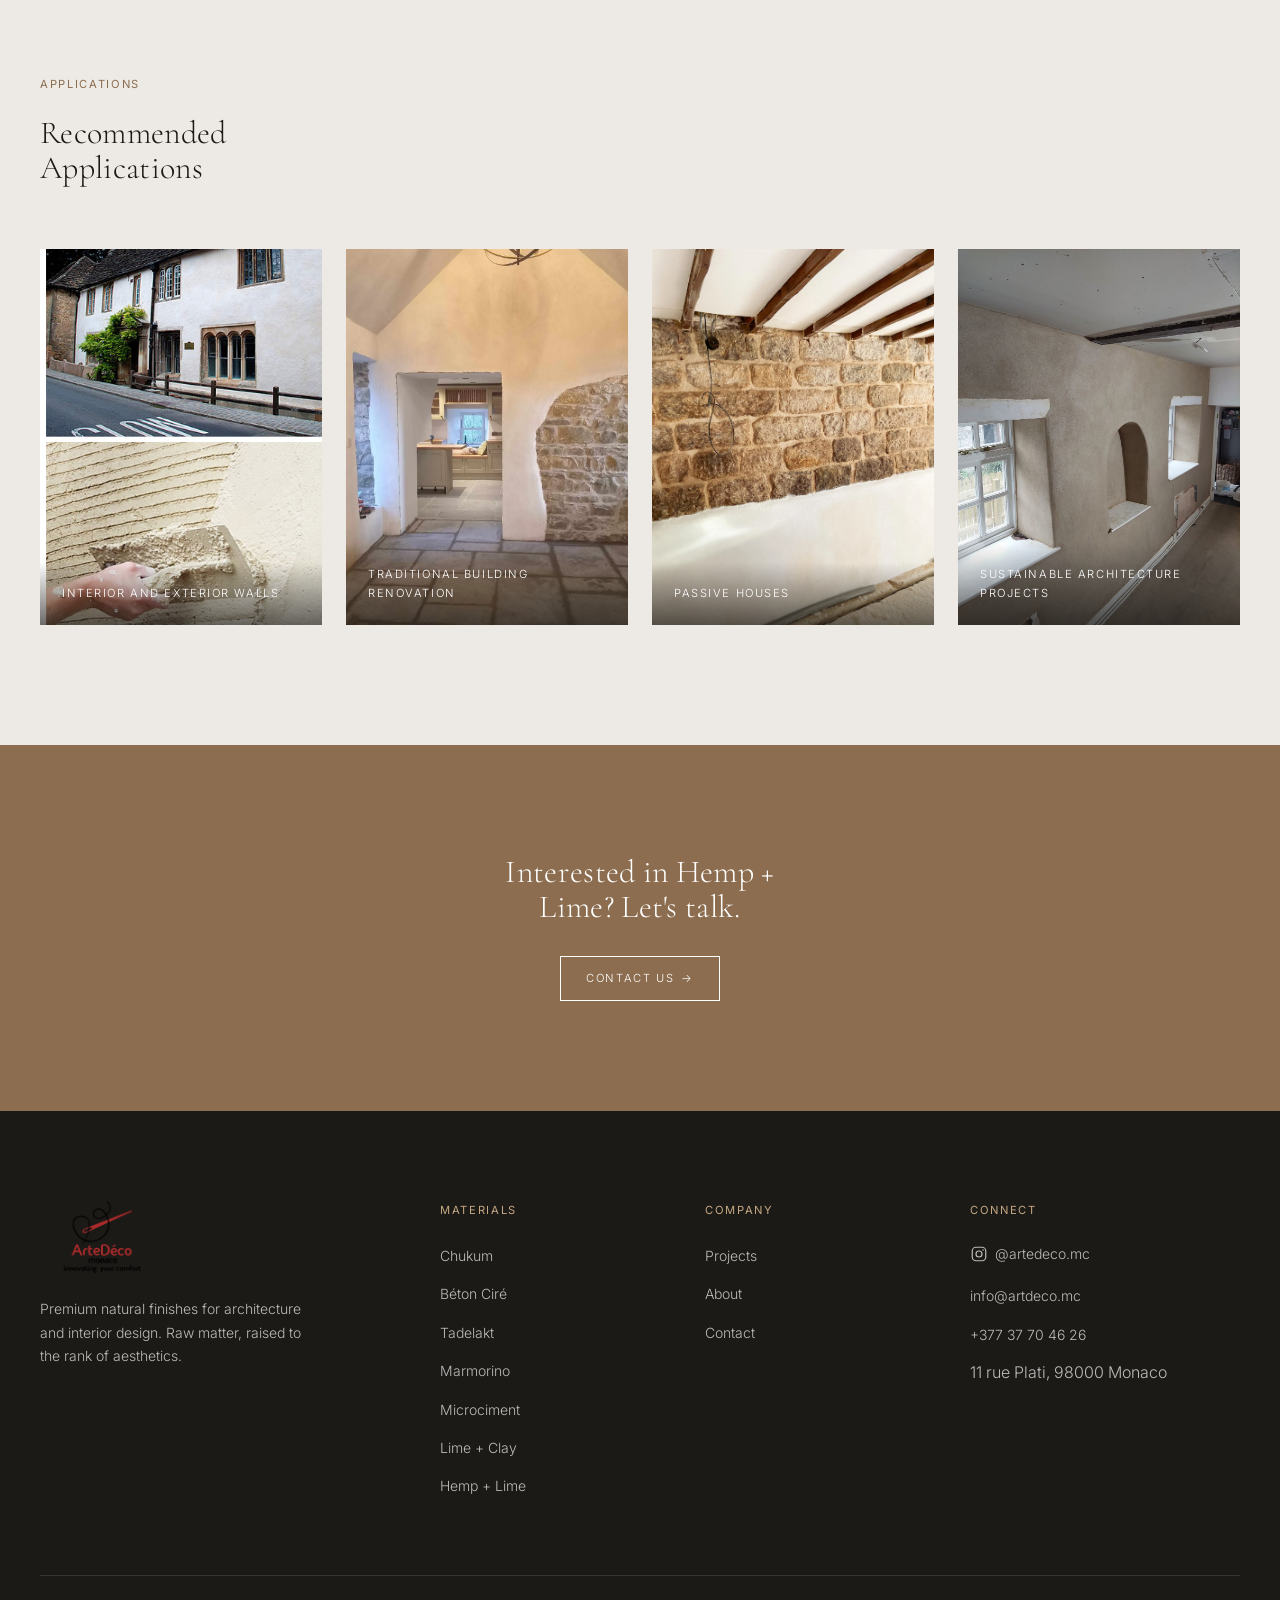
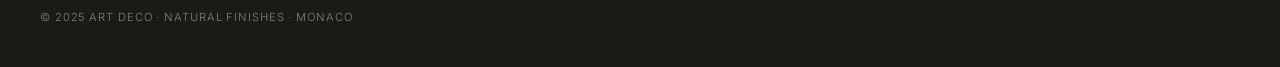
<file: material-canepa-var.html>
﻿<!DOCTYPE html>
<html lang="en">
<head>
  <meta charset="UTF-8" />
  <meta name="viewport" content="width=device-width, initial-scale=1.0" />
  <title>Hemp + Lime — Sustainable Natural Finish | Art Deco</title>
  <meta name="description" content="Hemp and lime plaster: thermal insulation, humidity regulation and natural aesthetics. Biosourced finish for premium sustainable projects." />
  <link rel="preconnect" href="https://fonts.googleapis.com" />
  <link rel="preconnect" href="https://fonts.gstatic.com" crossorigin />
  <link href="https://fonts.googleapis.com/css2?family=Cormorant+Garamond:ital,wght@0,300;0,400;0,600;1,300;1,400&family=Inter:wght@300;400&display=swap" rel="stylesheet" />
  <link rel="stylesheet" href="css/style.css" />
  <link rel="icon" type="image/svg+xml" href="images/logo/favicon.svg" />
  <link rel="icon" type="image/png" sizes="32x32" href="images/logo/favicon-32.png" />
  <link rel="icon" type="image/png" sizes="16x16" href="images/logo/favicon-16.png" />
</head>
<body>

  <header class="site-header solid">
    <div class="header-inner">
      <a href="index.html" class="logo"><img src="logo%20(2)/logo-vector%20artedeco.png" alt="Art Deco" class="logo-img" /></a>
      <nav class="main-nav" aria-label="Main navigation">
        <div class="has-mega">
          <a href="materiale.html" class="nav-link is-active" data-i18n="nav_materials">Materials</a>
          <div class="mega-menu"><div class="mega-grid mega-grid--duo">
            <a href="material-chukum.html" class="mega-card"><div class="mega-thumb"><img src="poze%20chukum/WhatsApp%20Image%202026-05-12%20at%2009.40.22.jpeg" alt="Chukum texture" /></div><h4>Chukum</h4><p data-i18n="nav_chukum_sub">Natural Mayan plaster</p></a>
            <a href="material-beton-cire.html" class="mega-card"><div class="mega-thumb"><img src="poze%20beton%20cire/BetonCire_SEO.jpg" alt="Béton Ciré texture" /></div><h4>Béton Ciré</h4><p data-i18n="nav_beton_sub">Contemporary continuous finish</p></a>
          </div>
          <hr style="border:none;border-top:1px solid var(--color-border);margin:16px 0 12px;" />
          <p data-i18n="nav_accessible" style="font-size:10px;letter-spacing:0.12em;text-transform:uppercase;color:var(--color-text-muted,#9a9590);margin:0 0 10px;font-family:var(--font-body);">Accessible Alternatives</p>
          <div style="display:grid;grid-template-columns:1fr 1fr;gap:6px 20px;">
            <a href="material-tadelakt.html" style="font-family:var(--font-body);font-size:var(--text-xs,0.75rem);color:var(--color-ink);text-decoration:none;padding:4px 0;letter-spacing:0.06em;text-transform:uppercase;">Tadelakt</a>
            <a href="material-marmorino.html" style="font-family:var(--font-body);font-size:var(--text-xs,0.75rem);color:var(--color-ink);text-decoration:none;padding:4px 0;letter-spacing:0.06em;text-transform:uppercase;">Marmorino</a>
            <a href="material-microciment.html" data-i18n="nav_microcement" style="font-family:var(--font-body);font-size:var(--text-xs,0.75rem);color:var(--color-ink);text-decoration:none;padding:4px 0;letter-spacing:0.06em;text-transform:uppercase;">Microciment</a>
            <a href="material-var-argila.html" data-i18n="nav_lime_clay" style="font-family:var(--font-body);font-size:var(--text-xs,0.75rem);color:var(--color-ink);text-decoration:none;padding:4px 0;letter-spacing:0.06em;text-transform:uppercase;">Lime + Clay</a>
            <a href="material-canepa-var.html" data-i18n="nav_hemp_lime" style="font-family:var(--font-body);font-size:var(--text-xs,0.75rem);color:var(--color-ink);text-decoration:none;padding:4px 0;letter-spacing:0.06em;text-transform:uppercase;">Hemp + Lime</a>
          </div>
          </div>
        </div>
        <a href="proiecte.html" class="nav-link" data-i18n="nav_projects">Projects</a>
        <a href="despre.html" class="nav-link" data-i18n="nav_about">About</a>
        <a href="contact.html" class="nav-link" data-i18n="nav_contact">Contact</a>
        <a href="https://www.instagram.com/artedeco.mc/" target="_blank" rel="noopener noreferrer" class="nav-link nav-social" aria-label="Instagram @artedeco.mc">
          <svg viewBox="0 0 24 24" fill="none" stroke="currentColor" stroke-width="1.6" aria-hidden="true"><rect x="3" y="3" width="18" height="18" rx="5"/><circle cx="12" cy="12" r="4"/><circle cx="17.5" cy="6.5" r="1" fill="currentColor" stroke="none"/></svg>
          Instagram <span class="ext">↗</span>
        </a>
      </nav>
      <button class="hamburger" aria-label="Open menu" aria-expanded="false"><span></span><span></span><span></span></button>
      <div class="lang-switcher"><button class="lang-btn" data-lang="en">EN</button><button class="lang-btn" data-lang="fr">FR</button></div>
    </div>
  </header>

  <nav class="mobile-nav" aria-label="Mobile navigation">
    <div class="mobile-nav__header">
      <a href="index.html" class="logo"><img src="logo%20(2)/logo-vector%20artedeco.png" alt="Art Deco" class="logo-img" /></a>
      <button class="mobile-nav__close" aria-label="Close menu">&#x2715;</button>
    </div>
    <div class="mobile-nav__body">
      <div class="mobile-nav__item mobile-nav__item--has-sub">
        <button class="mobile-nav__btn"><span data-i18n="nav_materials">Materials</span> <span class="mobile-nav__arrow">&#x25BC;</span></button>
        <div class="mobile-nav__sub">
          <a href="materiale.html" class="mobile-nav__sub-all" data-i18n="nav_all_materials">All materials →</a>
          <div class="mobile-nav__sub-group">
            <span class="mobile-nav__sub-label" data-i18n="nav_premium">Premium</span>
            <a href="material-chukum.html">Chukum</a>
            <a href="material-beton-cire.html">B&eacute;ton Cir&eacute;</a>
          </div>
          <div class="mobile-nav__sub-group">
            <span class="mobile-nav__sub-label" data-i18n="nav_accessible">Accessible Alternatives</span>
            <a href="material-tadelakt.html">Tadelakt</a>
            <a href="material-marmorino.html">Marmorino</a>
            <a href="material-microciment.html" data-i18n="nav_microcement">Microcement</a>
            <a href="material-var-argila.html" data-i18n="nav_lime_clay">Lime + Clay</a>
            <a href="material-canepa-var.html" data-i18n="nav_hemp_lime">Hemp + Lime</a>
          </div>
        </div>
      </div>
      <a href="proiecte.html" class="mobile-nav__link" data-i18n="nav_projects">Projects</a>
      <a href="despre.html" class="mobile-nav__link" data-i18n="nav_about">About</a>
      <a href="contact.html" class="mobile-nav__link" data-i18n="nav_contact">Contact</a>
      <a href="https://www.instagram.com/artedeco.mc/" target="_blank" rel="noopener noreferrer" class="mobile-nav__link mobile-nav__link--social">Instagram &#x2197;</a>
    </div>
  </nav>

  <!-- BREADCRUMB -->
  <div class="container">
    <nav class="breadcrumb" aria-label="Breadcrumb">
      <a href="index.html" data-i18n="lbl_home">Home</a> / <a href="materiale.html" data-i18n="lbl_breadcrumb_materials">Materials</a> / Hemp + Lime
    </nav>
  </div>

  <!-- HERO SPLIT -->
  <section class="material-hero">
    <div class="material-hero__media">
      <img src="hemp%20lime/hemp.jpg" alt="Hemp and lime plaster wall" />
    </div>
    <div class="material-hero__body reveal">
      <p class="eyebrow" data-i18n="hemp_eyebrow">Biosourced Finish</p>
      <h1>Hemp + Lime</h1>
      <p class="material-hero__sub" data-i18n="hemp_sub">Insulation and Aesthetics in One Layer</p>
      <p data-i18n="hemp_hero_p">Hemp and lime plaster combines superior thermal and acoustic insulation with an authentic natural aesthetic. A CO₂ negative, renewable material for sustainable projects without aesthetic compromise.</p>
      <a href="contact.html" class="btn btn--accent" data-i18n-html="btn_request">Request a consultation <span class="arrow">→</span></a>
    </div>
  </section>

  <hr class="separator" />

  <!-- RAW MATERIAL -->
  <section class="section">
    <div class="container">
      <div class="story-grid">
        <div class="story-text reveal">
          <p class="eyebrow" data-i18n="hemp_raw_eyebrow">Raw Material</p>
          <h2 data-i18n="hemp_raw_h2">Regenerated by nature</h2>
          <p data-i18n="hemp_raw_p1">Industrial hemp is one of the fastest-growing and most complete renewable raw materials available today. Grown without pesticides, with a growth cycle of just a few months, it stores CO₂ instead of releasing it — and as a wall finish, it brings these qualities directly into the home.</p>
          <p data-i18n="hemp_raw_p2">Hemp and lime plaster combines the plant fibres of hemp with natural hydraulic lime, producing a material with remarkable properties: superior thermal and acoustic insulation, crack resistance, humidity regulation and a durability proven over time.</p>
          <p data-i18n="hemp_raw_p3">It is the ideal choice for projects where natural aesthetics and environmental responsibility are not separate options, but the same decision.</p>
        </div>
        <div class="story-media reveal"><img src="hemp%20lime/lime-plastering-repair.jpg" alt="Hemp and lime finish" /></div>
      </div>
    </div>
  </section>

  <!-- FINISHES -->
  <section class="section section--surface">
    <div class="container">
      <div class="section-head reveal"><div><p class="eyebrow">Available finishes</p><h2 class="section-title">Available Finishes</h2></div></div>
      <div class="finishes-grid">
        <div class="finish-card reveal"><div class="finish-swatch"><img src="hemp%20lime/IMG_1282.webp" alt="Raw Natural" /></div><p>Raw Natural</p></div>
        <div class="finish-card reveal"><div class="finish-swatch"><img src="hemp%20lime/Roundtower_Supertherm_Irish_Homestead.webp" alt="Vegetal White" /></div><p>Vegetal White</p></div>
        <div class="finish-card reveal"><div class="finish-swatch"><img src="hemp%20lime/20220202_161229-rotated.jpg" alt="Fibre Grey" /></div><p>Fibre Grey</p></div>
        <div class="finish-card reveal"><div class="finish-swatch"><img src="hemp%20lime/hemp.jpg" alt="Organic Beige" /></div><p>Organic Beige</p></div>
      </div>
    </div>
  </section>

  <!-- TECHNICAL PROPERTIES -->
  <section class="section">
    <div class="container">
      <div class="section-head reveal"><div><p class="eyebrow">Characteristics</p><h2 class="section-title">Technical Properties</h2></div></div>
      <div class="props-grid">
        <div class="prop-card reveal">
          <svg class="why-icon" width="34" height="34" viewBox="0 0 34 34" fill="none" stroke="currentColor" stroke-width="1"><path d="M12 5c4 4 4 7 0 11M17 5c4 4 4 7 0 11M22 5c4 4 4 7 0 11M8 24h18v5H8z"/></svg>
          <h4>Thermal and acoustic insulation</h4><p>Superior natural performance over conventional finishes.</p>
        </div>
        <div class="prop-card reveal">
          <svg class="why-icon" width="34" height="34" viewBox="0 0 34 34" fill="none" stroke="currentColor" stroke-width="1"><circle cx="17" cy="17" r="13"/><path d="M11 17l4 4 8-8"/></svg>
          <h4>Crack-resistant</h4><p>Hemp fibres naturally reinforce the material and prevent shrinkage.</p>
        </div>
        <div class="prop-card reveal">
          <svg class="why-icon" width="34" height="34" viewBox="0 0 34 34" fill="none" stroke="currentColor" stroke-width="1"><path d="M17 5c4 6 4 10 0 14-4-4-4-8 0-14zM17 19v10M11 29h12"/></svg>
          <h4>Carbon negative</h4><p>Hemp stores CO₂ throughout the entire life of the wall.</p>
        </div>
        <div class="prop-card reveal">
          <svg class="why-icon" width="34" height="34" viewBox="0 0 34 34" fill="none" stroke="currentColor" stroke-width="1"><path d="M6 20c4-6 8-6 11 0M9 26c4-6 8-6 11 0M14 14c4-6 8-6 11 0"/></svg>
          <h4>100% Natural</h4><p>Renewable raw material, grown without pesticides.</p>
        </div>
      </div>
    </div>
  </section>

  <!-- APPLICATIONS -->
  <section class="section section--surface">
    <div class="container">
      <div class="section-head reveal"><div><p class="eyebrow">Applications</p><h2 class="section-title">Recommended Applications</h2></div></div>
      <div class="applications-grid">
        <div class="application-card reveal"><img src="hemp%20lime/lime-plastering-repair.jpg" alt="Interior and exterior walls" /><span>Interior and exterior walls</span></div>
        <div class="application-card reveal"><img src="hemp%20lime/Roundtower_Supertherm_Irish_Homestead.webp" alt="Traditional building renovation" /><span>Traditional building renovation</span></div>
        <div class="application-card reveal"><img src="hemp%20lime/IMG_1282.webp" alt="Passive houses" /><span>Passive houses</span></div>
        <div class="application-card reveal"><img src="hemp%20lime/20220202_161229-rotated.jpg" alt="Sustainable architecture projects" /><span>Sustainable architecture projects</span></div>
      </div>
    </div>
  </section>

  <!-- FINAL CTA -->
  <section class="cta-band reveal">
    <h2 data-i18n="hemp_cta_h2">Interested in Hemp + Lime? Let's talk.</h2>
    <a href="contact.html" class="btn btn--light" data-i18n-html="btn_contact_us">Contact us <span class="arrow">→</span></a>
  </section>

  <footer class="site-footer">
    <div class="container">
      <div class="footer-grid">
        <div class="footer-col"><a href="index.html" class="logo"><img src="logo%20(2)/logo-vector%20artedeco.png" alt="Art Deco" class="logo-img" /></a><p class="footer-tag" data-i18n="footer_tag">Premium natural finishes for architecture and interior design. Raw matter, raised to the rank of aesthetics.</p></div>
        <div class="footer-col"><h5 data-i18n="footer_materials">Materials</h5><ul><li><a href="material-chukum.html">Chukum</a></li><li><a href="material-beton-cire.html">Béton Ciré</a></li><li><a href="material-tadelakt.html">Tadelakt</a></li><li><a href="material-marmorino.html">Marmorino</a></li><li><a href="material-microciment.html">Microciment</a></li><li><a href="material-var-argila.html">Lime + Clay</a></li><li><a href="material-canepa-var.html">Hemp + Lime</a></li></ul></div>
        <div class="footer-col"><h5 data-i18n="footer_company">Company</h5><ul><li><a href="proiecte.html" data-i18n="footer_projects">Projects</a></li><li><a href="despre.html" data-i18n="footer_about">About</a></li><li><a href="contact.html" data-i18n="footer_contact">Contact</a></li></ul></div>
        <div class="footer-col footer-social"><h5 data-i18n="footer_connect">Connect</h5><ul><li><a href="https://www.instagram.com/artedeco.mc/" target="_blank" rel="noopener noreferrer"><svg viewBox="0 0 24 24" fill="none" stroke="currentColor" stroke-width="1.6" aria-hidden="true"><rect x="3" y="3" width="18" height="18" rx="5"/><circle cx="12" cy="12" r="4"/><circle cx="17.5" cy="6.5" r="1" fill="currentColor" stroke="none"/></svg>@artedeco.mc</a></li><li><a href="mailto:info@artdeco.mc">info@artdeco.mc</a></li><li><a href="tel:+37737704626">+377 37 70 46 26</a></li><li>11 rue Plati, 98000 Monaco</li></ul></div>
      </div>
      <div class="footer-bottom" data-i18n="footer_copy">© 2025 Art Deco · Natural Finishes · Monaco</div>
    </div>
  </footer>

  <script src="js/i18n.js"></script>
  <script src="js/main.js"></script>
</body>
</html>
</file>
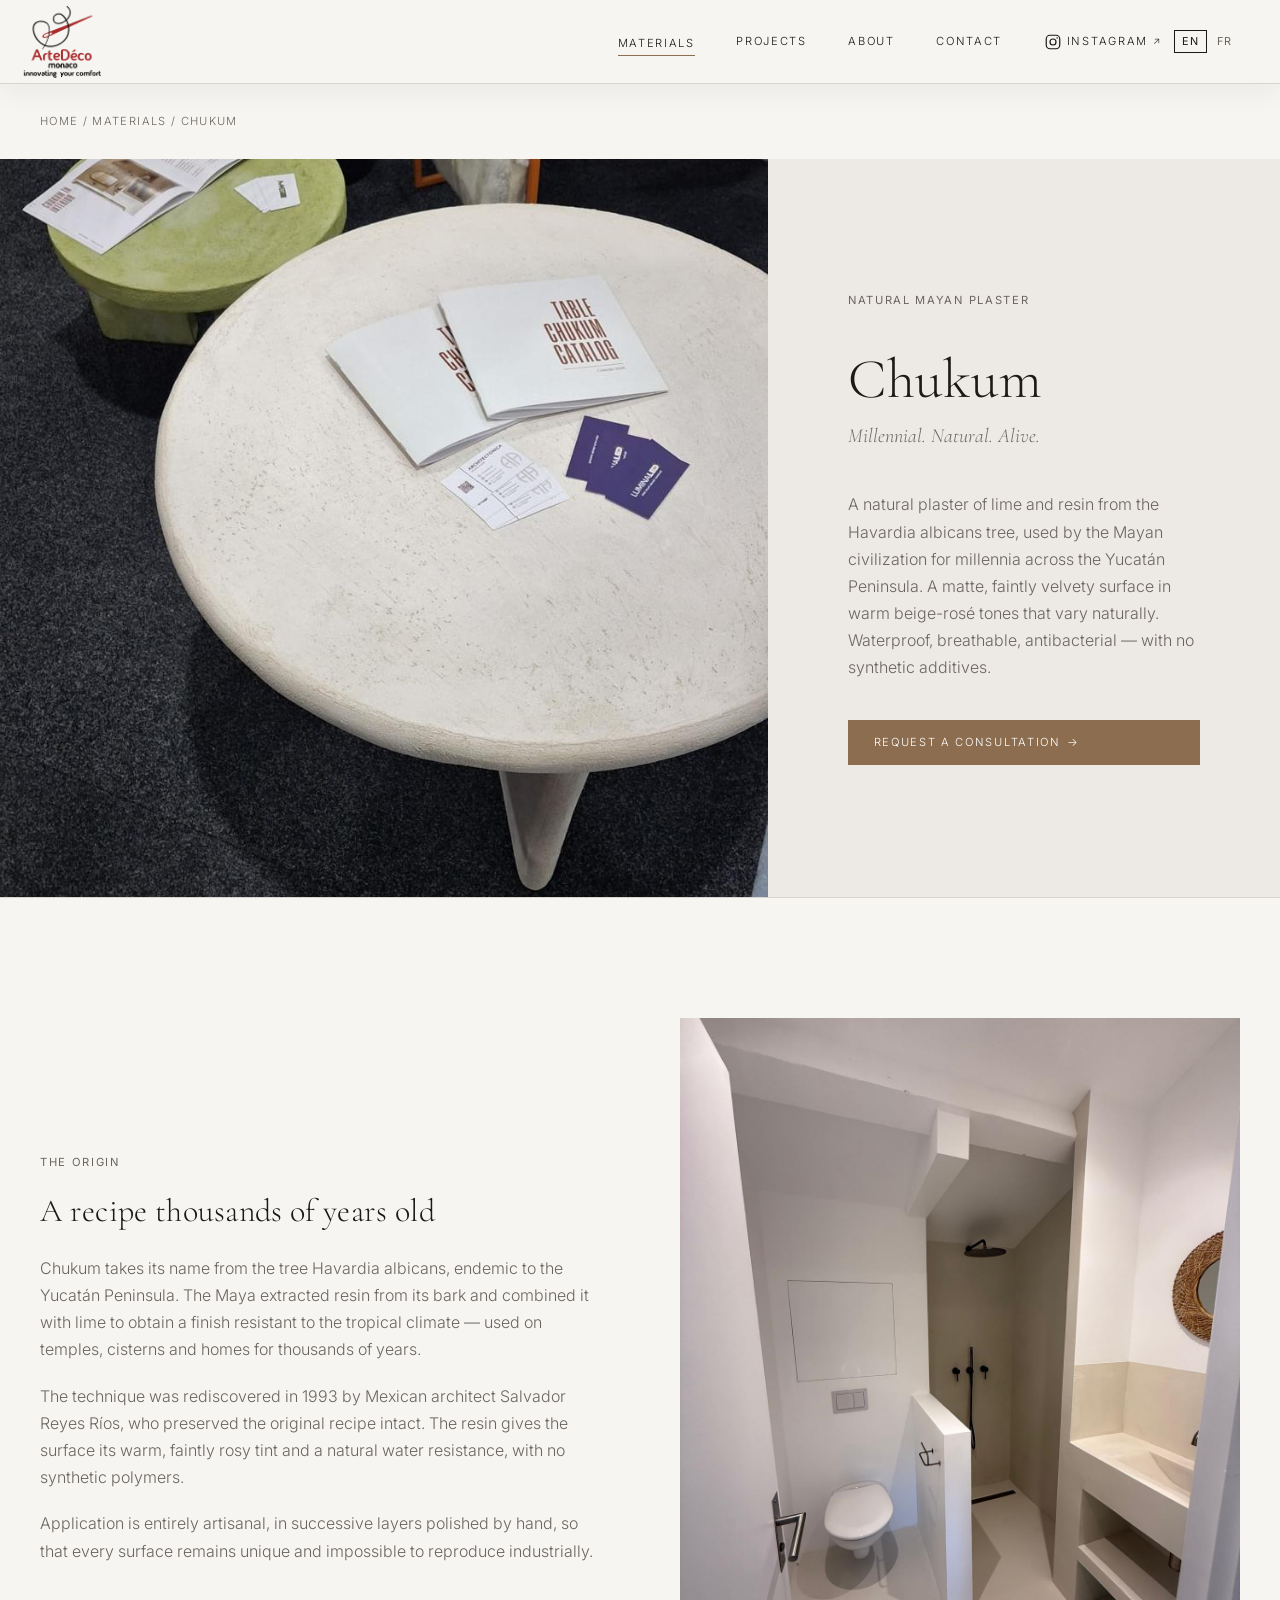
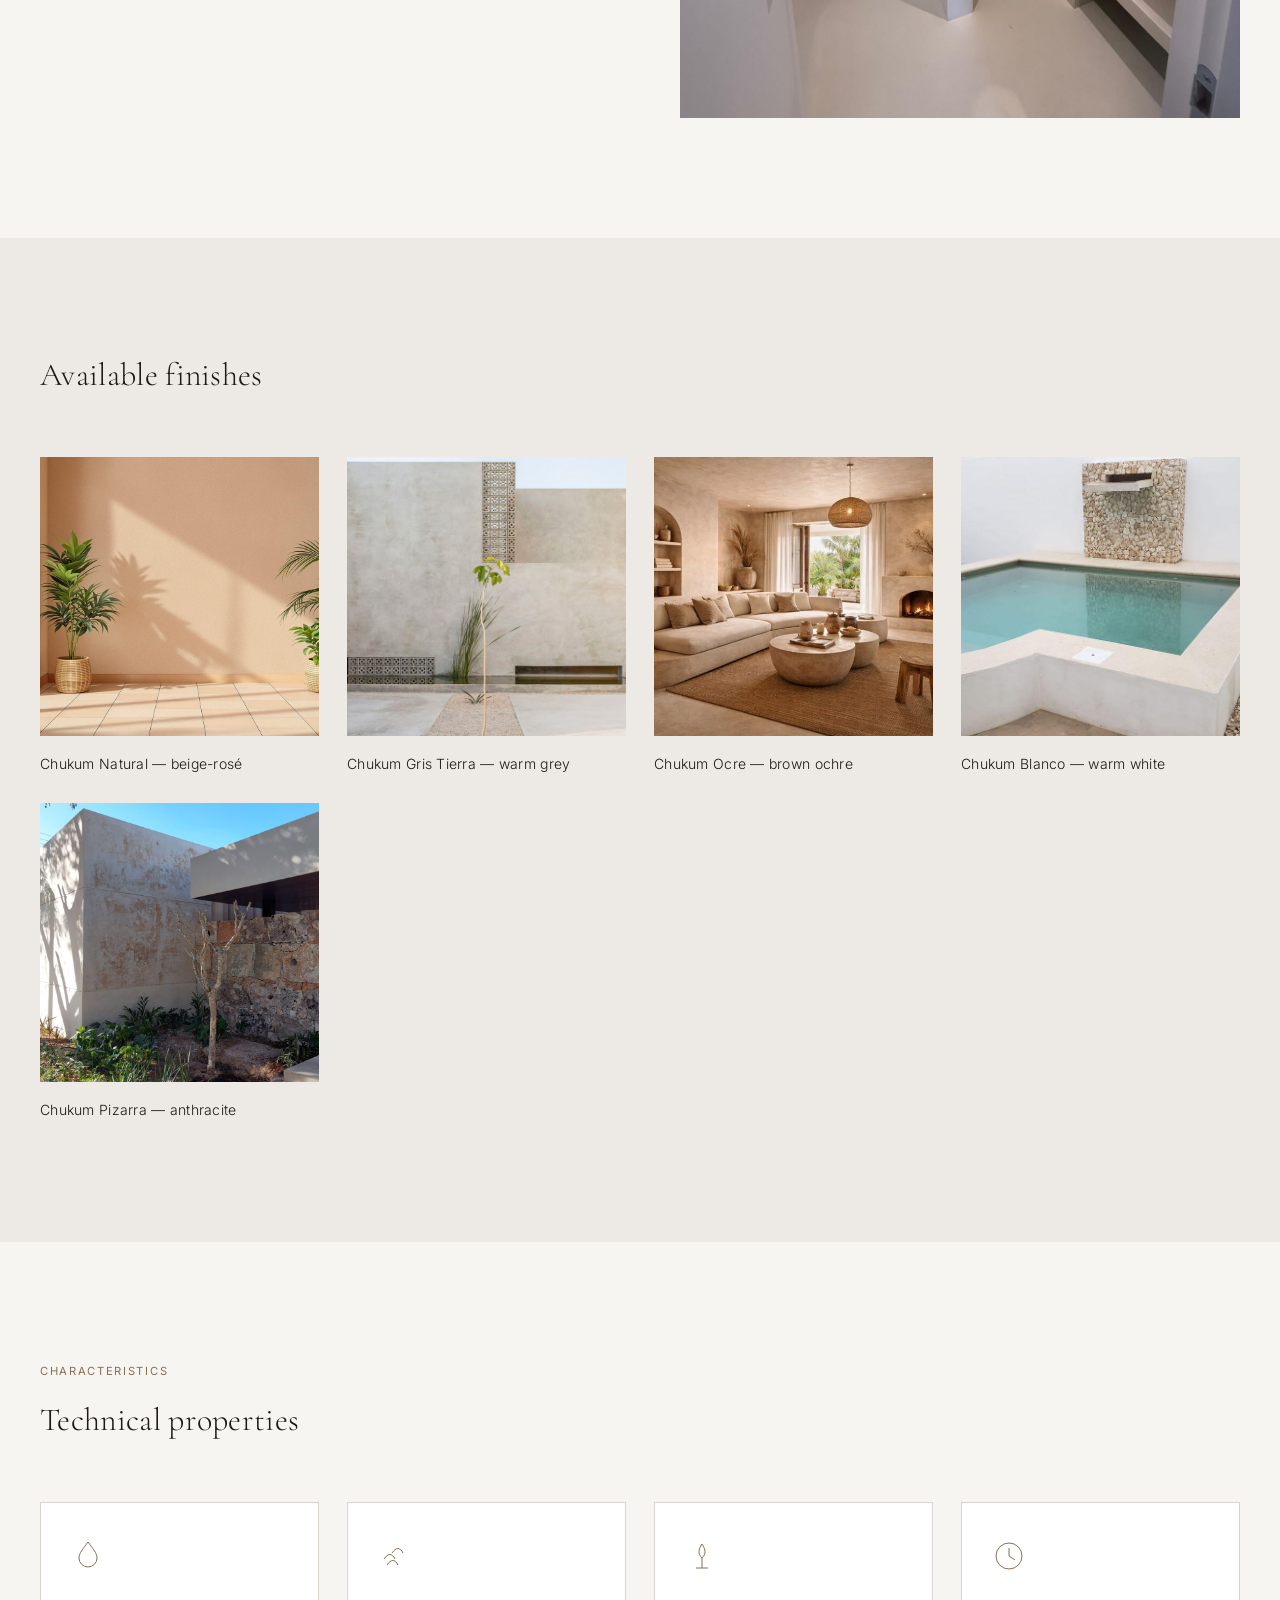
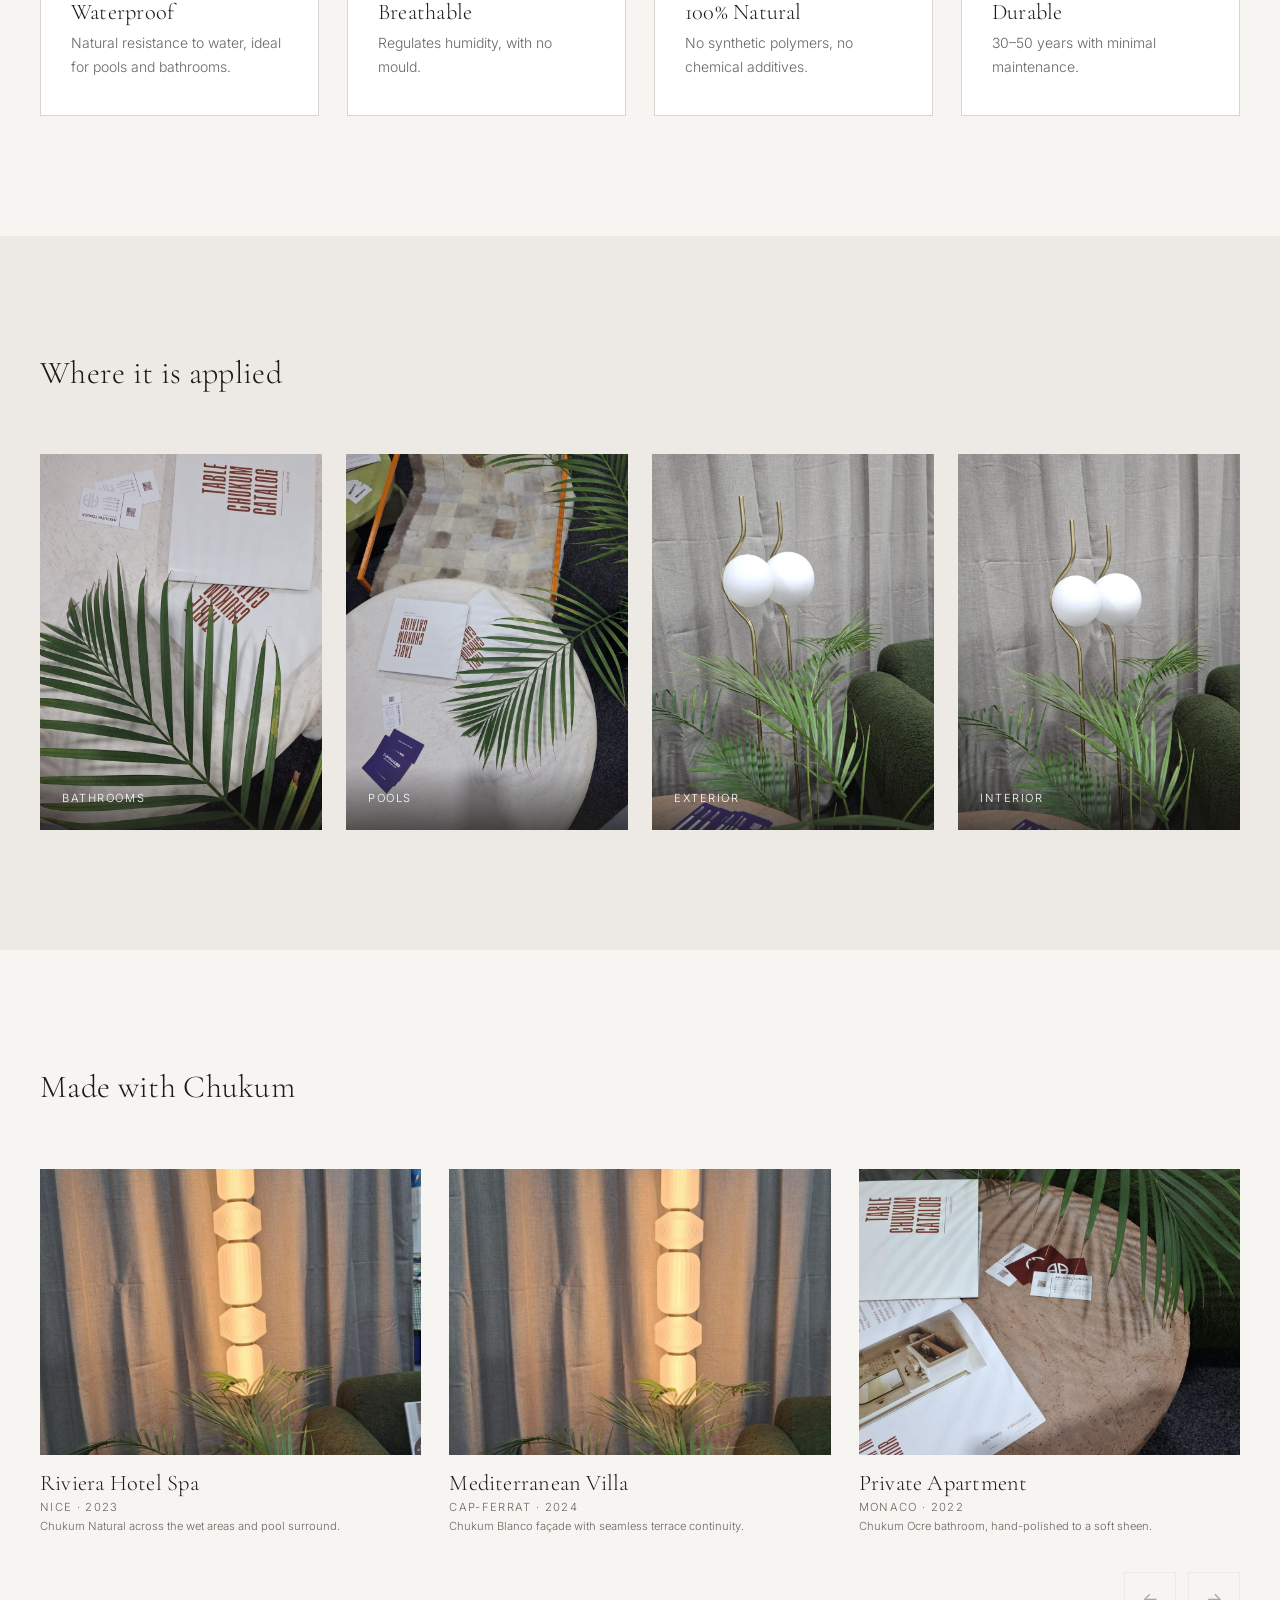
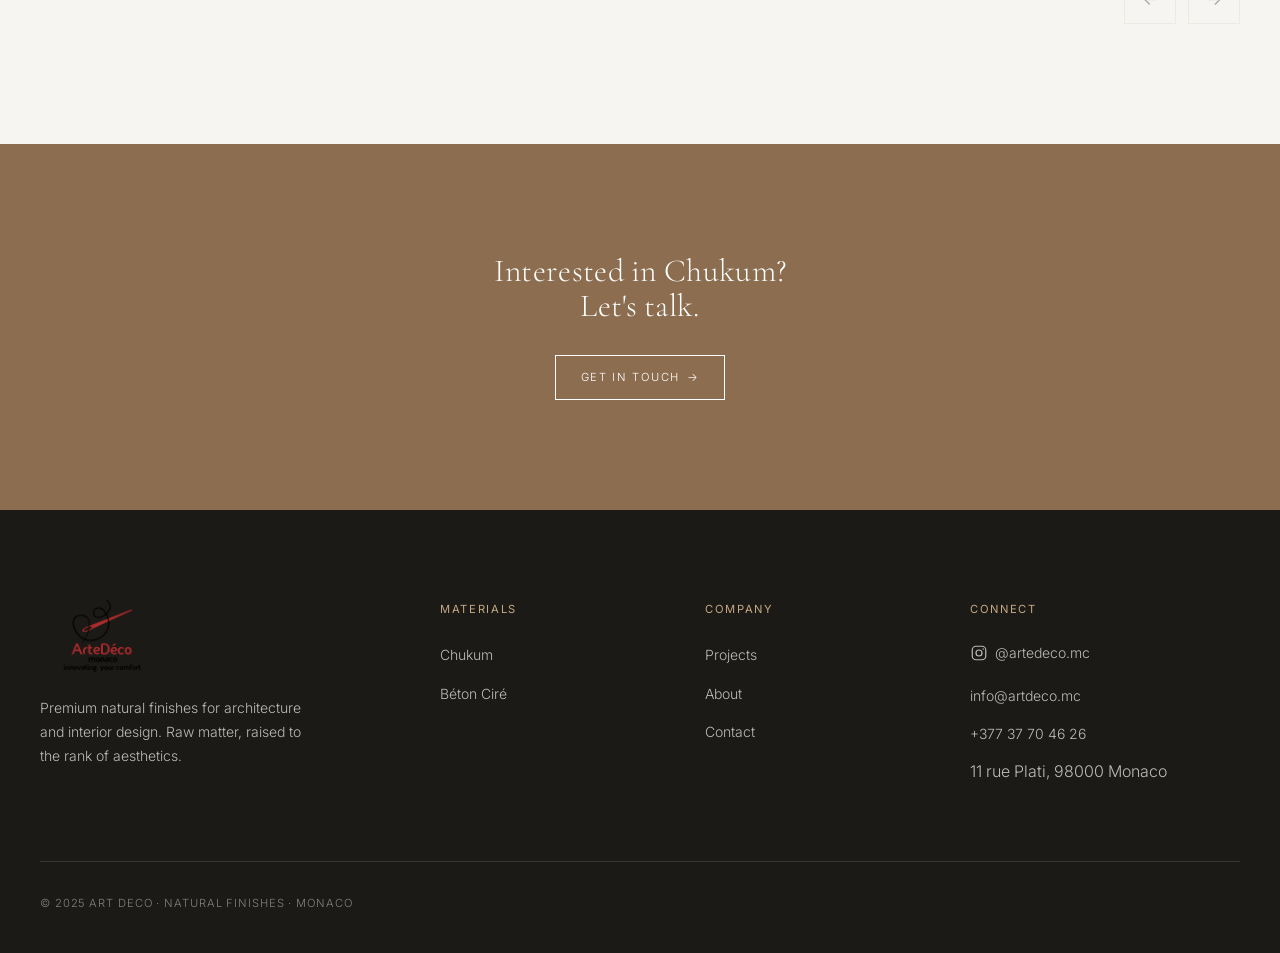
<file: material-chukum.html>
﻿<!DOCTYPE html>
<html lang="en">
<head>
  <meta charset="UTF-8" />
  <meta name="viewport" content="width=device-width, initial-scale=1.0" />
  <title>Chukum — Natural Mayan Plaster · Art Deco</title>
  <meta name="description" content="Chukum — natural Mayan plaster of lime and chukum resin. Waterproof, breathable, 100% natural." />
  <link rel="preconnect" href="https://fonts.googleapis.com" />
  <link rel="preconnect" href="https://fonts.gstatic.com" crossorigin />
  <link href="https://fonts.googleapis.com/css2?family=Cormorant+Garamond:ital,wght@0,300;0,400;0,600;1,300;1,400&family=Inter:wght@300;400&display=swap" rel="stylesheet" />
  <link rel="stylesheet" href="css/style.css" />
  <link rel="icon" type="image/svg+xml" href="images/logo/favicon.svg" />
  <link rel="icon" type="image/png" sizes="32x32" href="images/logo/favicon-32.png" />
  <link rel="icon" type="image/png" sizes="16x16" href="images/logo/favicon-16.png" />
</head>
<body>

  <header class="site-header solid">
    <div class="header-inner">
      <a href="index.html" class="logo"><img src="logo%20(2)/logo-vector%20artedeco.png" alt="Art Deco" class="logo-img" /></a>
      <nav class="main-nav" aria-label="Main navigation">
        <div class="has-mega">
          <a href="materiale.html" class="nav-link is-active" data-i18n="nav_materials">Materials</a>
          <div class="mega-menu"><div class="mega-grid mega-grid--duo">
            <a href="material-chukum.html" class="mega-card"><div class="mega-thumb"><img src="poze%20chukum/WhatsApp%20Image%202026-05-12%20at%2009.40.22.jpeg" alt="Chukum texture" /></div><h4>Chukum</h4><p data-i18n="nav_chukum_sub">Natural Mayan plaster</p></a>
            <a href="material-beton-cire.html" class="mega-card"><div class="mega-thumb"><img src="poze%20beton%20cire/BetonCire_SEO.jpg" alt="Béton Ciré texture" /></div><h4>Béton Ciré</h4><p data-i18n="nav_beton_sub">Contemporary continuous finish</p></a>
          </div>
          <hr style="border:none;border-top:1px solid var(--color-border);margin:16px 0 12px;" />
          <p data-i18n="nav_accessible" style="font-size:10px;letter-spacing:0.12em;text-transform:uppercase;color:var(--color-text-muted,#9a9590);margin:0 0 10px;font-family:var(--font-body);">Accessible Alternatives</p>
          <div style="display:grid;grid-template-columns:1fr 1fr;gap:6px 20px;">
            <a href="material-tadelakt.html" style="font-family:var(--font-body);font-size:var(--text-xs,0.75rem);color:var(--color-ink);text-decoration:none;padding:4px 0;letter-spacing:0.06em;text-transform:uppercase;">Tadelakt</a>
            <a href="material-marmorino.html" style="font-family:var(--font-body);font-size:var(--text-xs,0.75rem);color:var(--color-ink);text-decoration:none;padding:4px 0;letter-spacing:0.06em;text-transform:uppercase;">Marmorino</a>
            <a href="material-microciment.html" data-i18n="nav_microcement" style="font-family:var(--font-body);font-size:var(--text-xs,0.75rem);color:var(--color-ink);text-decoration:none;padding:4px 0;letter-spacing:0.06em;text-transform:uppercase;">Microciment</a>
            <a href="material-var-argila.html" data-i18n="nav_lime_clay" style="font-family:var(--font-body);font-size:var(--text-xs,0.75rem);color:var(--color-ink);text-decoration:none;padding:4px 0;letter-spacing:0.06em;text-transform:uppercase;">Lime + Clay</a>
            <a href="material-canepa-var.html" data-i18n="nav_hemp_lime" style="font-family:var(--font-body);font-size:var(--text-xs,0.75rem);color:var(--color-ink);text-decoration:none;padding:4px 0;letter-spacing:0.06em;text-transform:uppercase;">Hemp + Lime</a>
          </div>
          </div>
        </div>
        <a href="proiecte.html" class="nav-link" data-i18n="nav_projects">Projects</a>
        <a href="despre.html" class="nav-link" data-i18n="nav_about">About</a>
        <a href="contact.html" class="nav-link" data-i18n="nav_contact">Contact</a>
        <a href="https://www.instagram.com/artedeco.mc/" target="_blank" rel="noopener noreferrer" class="nav-link nav-social" aria-label="Instagram @artedeco.mc">
          <svg viewBox="0 0 24 24" fill="none" stroke="currentColor" stroke-width="1.6" aria-hidden="true"><rect x="3" y="3" width="18" height="18" rx="5"/><circle cx="12" cy="12" r="4"/><circle cx="17.5" cy="6.5" r="1" fill="currentColor" stroke="none"/></svg>
          Instagram <span class="ext">↗</span>
        </a>
      </nav>
      <button class="hamburger" aria-label="Open menu" aria-expanded="false"><span></span><span></span><span></span></button>
      <div class="lang-switcher"><button class="lang-btn" data-lang="en">EN</button><button class="lang-btn" data-lang="fr">FR</button></div>
    </div>
  </header>

  <nav class="mobile-nav" aria-label="Mobile navigation">
    <div class="mobile-nav__header">
      <a href="index.html" class="logo"><img src="logo%20(2)/logo-vector%20artedeco.png" alt="Art Deco" class="logo-img" /></a>
      <button class="mobile-nav__close" aria-label="Close menu">&#x2715;</button>
    </div>
    <div class="mobile-nav__body">
      <div class="mobile-nav__item mobile-nav__item--has-sub">
        <button class="mobile-nav__btn"><span data-i18n="nav_materials">Materials</span> <span class="mobile-nav__arrow">&#x25BC;</span></button>
        <div class="mobile-nav__sub">
          <a href="materiale.html" class="mobile-nav__sub-all" data-i18n="nav_all_materials">All materials →</a>
          <div class="mobile-nav__sub-group">
            <span class="mobile-nav__sub-label" data-i18n="nav_premium">Premium</span>
            <a href="material-chukum.html">Chukum</a>
            <a href="material-beton-cire.html">B&eacute;ton Cir&eacute;</a>
          </div>
          <div class="mobile-nav__sub-group">
            <span class="mobile-nav__sub-label" data-i18n="nav_accessible">Accessible Alternatives</span>
            <a href="material-tadelakt.html">Tadelakt</a>
            <a href="material-marmorino.html">Marmorino</a>
            <a href="material-microciment.html" data-i18n="nav_microcement">Microcement</a>
            <a href="material-var-argila.html" data-i18n="nav_lime_clay">Lime + Clay</a>
            <a href="material-canepa-var.html" data-i18n="nav_hemp_lime">Hemp + Lime</a>
          </div>
        </div>
      </div>
      <a href="proiecte.html" class="mobile-nav__link" data-i18n="nav_projects">Projects</a>
      <a href="despre.html" class="mobile-nav__link" data-i18n="nav_about">About</a>
      <a href="contact.html" class="mobile-nav__link" data-i18n="nav_contact">Contact</a>
      <a href="https://www.instagram.com/artedeco.mc/" target="_blank" rel="noopener noreferrer" class="mobile-nav__link mobile-nav__link--social">Instagram &#x2197;</a>
    </div>
  </nav>

  <!-- BREADCRUMB -->
  <div class="container">
    <nav class="breadcrumb" aria-label="Breadcrumb">
      <a href="index.html" data-i18n="lbl_home">Home</a> / <a href="materiale.html" data-i18n="lbl_breadcrumb_materials">Materials</a> / Chukum
    </nav>
  </div>

  <!-- HERO SPLIT -->
  <section class="material-hero">
    <div class="material-hero__media">
      <img src="poze%20chukum/WhatsApp%20Image%202026-05-12%20at%2009.40.25%20(5).jpeg" alt="Textured wall finished with Chukum" />
    </div>
    <div class="material-hero__body reveal">
      <p class="eyebrow" data-i18n="chukum_eyebrow">Natural Mayan plaster</p>
      <h1>Chukum</h1>
      <p class="material-hero__sub" data-i18n="chukum_sub">Millennial. Natural. Alive.</p>
      <p data-i18n="chukum_hero_p">A natural plaster of lime and resin from the Havardia albicans tree, used by the Mayan civilization for millennia across the Yucatán Peninsula. A matte, faintly velvety surface in warm beige-rosé tones that vary naturally. Waterproof, breathable, antibacterial — with no synthetic additives.</p>
      <a href="contact.html" class="btn btn--accent" data-i18n-html="btn_request">Request a consultation <span class="arrow">→</span></a>
    </div>
  </section>

  <hr class="separator" />

  <!-- ORIGIN -->
  <section class="section">
    <div class="container">
      <div class="story-grid">
        <div class="story-text reveal">
          <p class="eyebrow" data-i18n="chukum_origin_eyebrow">The origin</p>
          <h2 data-i18n="chukum_origin_h2">A recipe thousands of years old</h2>
          <p data-i18n="chukum_origin_p1">Chukum takes its name from the tree <em>Havardia albicans</em>, endemic to the Yucatán Peninsula. The Maya extracted resin from its bark and combined it with lime to obtain a finish resistant to the tropical climate — used on temples, cisterns and homes for thousands of years.</p>
          <p data-i18n="chukum_origin_p2">The technique was rediscovered in 1993 by Mexican architect Salvador Reyes Ríos, who preserved the original recipe intact. The resin gives the surface its warm, faintly rosy tint and a natural water resistance, with no synthetic polymers.</p>
          <p data-i18n="chukum_origin_p3">Application is entirely artisanal, in successive layers polished by hand, so that every surface remains unique and impossible to reproduce industrially.</p>
        </div>
        <div class="story-media reveal"><img src="poze%20chukum/process-bg.jpeg" alt="Hand application of Chukum plaster" /></div>
      </div>
    </div>
  </section>

  <!-- FINISHES -->
  <section class="section section--surface">
    <div class="container">
      <div class="section-head reveal"><h2 class="section-title" data-i18n="chukum_finishes_h2">Available finishes</h2></div>
      <div class="finishes-grid">
        <div class="finish-card reveal"><div class="finish-swatch"><img src="poze%20chukum/beige%20rose.jpg" alt="Chukum Beige Rosé finish" /></div><p>Chukum Natural — beige-rosé</p></div>
        <div class="finish-card reveal"><div class="finish-swatch"><img src="poze%20chukum/warm%20grey.jpg" alt="Chukum Warm Grey finish" /></div><p>Chukum Gris Tierra — warm grey</p></div>
        <div class="finish-card reveal"><div class="finish-swatch"><img src="poze%20chukum/chukum%20ocre.jpeg" alt="Chukum Ocre finish" /></div><p>Chukum Ocre — brown ochre</p></div>
        <div class="finish-card reveal"><div class="finish-swatch"><img src="poze%20chukum/chukum%20blanco.jpg" alt="Chukum Blanco finish" /></div><p>Chukum Blanco — warm white</p></div>
        <div class="finish-card reveal"><div class="finish-swatch"><img src="poze%20chukum/anthracite.jpg" alt="Chukum Anthracite finish" /></div><p>Chukum Pizarra — anthracite</p></div>
      </div>
    </div>
  </section>

  <!-- TECHNICAL PROPERTIES -->
  <section class="section">
    <div class="container">
      <div class="section-head reveal"><div><p class="eyebrow" data-i18n="lbl_characteristics">Characteristics</p><h2 class="section-title" data-i18n="lbl_tech_props2">Technical properties</h2></div></div>
      <div class="props-grid">
        <div class="prop-card reveal">
          <svg class="why-icon" width="34" height="34" viewBox="0 0 34 34" fill="none" stroke="currentColor" stroke-width="1"><path d="M17 3c5 7 9 11 9 16a9 9 0 11-18 0c0-5 4-9 9-16z"/></svg>
          <h4 data-i18n="chukum_waterproof_h4">Waterproof</h4><p data-i18n="chukum_waterproof_p">Natural resistance to water, ideal for pools and bathrooms.</p>
        </div>
        <div class="prop-card reveal">
          <svg class="why-icon" width="34" height="34" viewBox="0 0 34 34" fill="none" stroke="currentColor" stroke-width="1"><path d="M6 20c4-6 8-6 11 0M9 26c4-6 8-6 11 0M14 14c4-6 8-6 11 0"/></svg>
          <h4 data-i18n="chukum_breathable_h4">Breathable</h4><p data-i18n="chukum_breathable_p">Regulates humidity, with no mould.</p>
        </div>
        <div class="prop-card reveal">
          <svg class="why-icon" width="34" height="34" viewBox="0 0 34 34" fill="none" stroke="currentColor" stroke-width="1"><path d="M17 5c4 6 4 10 0 14-4-4-4-8 0-14zM17 19v10M11 29h12"/></svg>
          <h4 data-i18n="chukum_natural_h4">100% Natural</h4><p data-i18n="chukum_natural_p">No synthetic polymers, no chemical additives.</p>
        </div>
        <div class="prop-card reveal">
          <svg class="why-icon" width="34" height="34" viewBox="0 0 34 34" fill="none" stroke="currentColor" stroke-width="1"><circle cx="17" cy="17" r="13"/><path d="M17 9v8l6 4"/></svg>
          <h4 data-i18n="chukum_durable_h4">Durable</h4><p data-i18n="chukum_durable_p">30–50 years with minimal maintenance.</p>
        </div>
      </div>
    </div>
  </section>

  <!-- APPLICATIONS -->
  <section class="section section--surface">
    <div class="container">
      <div class="section-head reveal"><h2 class="section-title" data-i18n="chukum_where_h2">Where it is applied</h2></div>
      <div class="applications-grid">
        <div class="application-card reveal"><img src="poze%20chukum/WhatsApp%20Image%202026-05-12%20at%2009.40.25%20(11).jpeg" alt="Chukum in a bathroom" /><span data-i18n="chukum_app_bath">Bathrooms</span></div>
        <div class="application-card reveal"><img src="poze%20chukum/WhatsApp%20Image%202026-05-12%20at%2009.40.25%20(12).jpeg" alt="Chukum on a pool" /><span data-i18n="chukum_app_pool">Pools</span></div>
        <div class="application-card reveal"><img src="poze%20chukum/WhatsApp%20Image%202026-05-12%20at%2009.40.25%20(13).jpeg" alt="Chukum outdoors" /><span data-i18n="chukum_app_ext">Exterior</span></div>
        <div class="application-card reveal"><img src="poze%20chukum/WhatsApp%20Image%202026-05-12%20at%2009.40.25%20(14).jpeg" alt="Chukum indoors" /><span data-i18n="chukum_app_int">Interior</span></div>
      </div>
    </div>
  </section>

  <!-- PROJECTS SLIDER -->
  <section class="section">
    <div class="container">
      <div class="section-head reveal"><h2 class="section-title" data-i18n="chukum_made_h2">Made with Chukum</h2></div>
      <div class="slider-wrap reveal">
        <div class="slider-viewport">
          <div class="slider-track">
            <article class="slide"><img src="poze%20chukum/WhatsApp%20Image%202026-05-12%20at%2009.40.25%20(15).jpeg" alt="Riviera Hotel Spa" /><h4 data-i18n="chukum_slide1_h4">Riviera Hotel Spa</h4><p>Nice · 2023</p><p style="text-transform:none;letter-spacing:0;color:var(--color-ink-muted);" data-i18n="chukum_slide1_p">Chukum Natural across the wet areas and pool surround.</p></article>
            <article class="slide"><img src="poze%20chukum/WhatsApp%20Image%202026-05-12%20at%2009.40.26.jpeg" alt="Mediterranean Villa" /><h4 data-i18n="chukum_slide2_h4">Mediterranean Villa</h4><p>Cap-Ferrat · 2024</p><p style="text-transform:none;letter-spacing:0;color:var(--color-ink-muted);" data-i18n="chukum_slide2_p">Chukum Blanco façade with seamless terrace continuity.</p></article>
            <article class="slide"><img src="poze%20chukum/WhatsApp%20Image%202026-05-12%20at%2009.40.26%20(1).jpeg" alt="Private Apartment" /><h4 data-i18n="chukum_slide3_h4">Private Apartment</h4><p>Monaco · 2022</p><p style="text-transform:none;letter-spacing:0;color:var(--color-ink-muted);" data-i18n="chukum_slide3_p">Chukum Ocre bathroom, hand-polished to a soft sheen.</p></article>
          </div>
        </div>
        <div class="slider-controls">
          <button class="slider-btn slider-btn--prev" aria-label="Previous projects">←</button>
          <button class="slider-btn slider-btn--next" aria-label="Next projects">→</button>
        </div>
      </div>
    </div>
  </section>

  <!-- FINAL CTA -->
  <section class="cta-band reveal">
    <h2 data-i18n="chukum_cta_h2">Interested in Chukum? Let's talk.</h2>
    <a href="contact.html" class="btn btn--light" data-i18n-html="btn_get_in_touch">Get in touch <span class="arrow">→</span></a>
  </section>

  <footer class="site-footer">
    <div class="container">
      <div class="footer-grid">
        <div class="footer-col"><a href="index.html" class="logo"><img src="logo%20(2)/logo-vector%20artedeco.png" alt="Art Deco" class="logo-img" /></a><p class="footer-tag" data-i18n="footer_tag">Premium natural finishes for architecture and interior design. Raw matter, raised to the rank of aesthetics.</p></div>
        <div class="footer-col"><h5 data-i18n="footer_materials">Materials</h5><ul><li><a href="material-chukum.html">Chukum</a></li><li><a href="material-beton-cire.html">Béton Ciré</a></li></ul></div>
        <div class="footer-col"><h5 data-i18n="footer_company">Company</h5><ul><li><a href="proiecte.html" data-i18n="footer_projects">Projects</a></li><li><a href="despre.html" data-i18n="footer_about">About</a></li><li><a href="contact.html" data-i18n="footer_contact">Contact</a></li></ul></div>
        <div class="footer-col footer-social"><h5 data-i18n="footer_connect">Connect</h5><ul><li><a href="https://www.instagram.com/artedeco.mc/" target="_blank" rel="noopener noreferrer"><svg viewBox="0 0 24 24" fill="none" stroke="currentColor" stroke-width="1.6" aria-hidden="true"><rect x="3" y="3" width="18" height="18" rx="5"/><circle cx="12" cy="12" r="4"/><circle cx="17.5" cy="6.5" r="1" fill="currentColor" stroke="none"/></svg>@artedeco.mc</a></li><li><a href="mailto:info@artdeco.mc">info@artdeco.mc</a></li><li><a href="tel:+37737704626">+377 37 70 46 26</a></li><li>11 rue Plati, 98000 Monaco</li></ul></div>
      </div>
      <div class="footer-bottom" data-i18n="footer_copy">© 2025 Art Deco · Natural Finishes · Monaco</div>
    </div>
  </footer>

  <script src="js/i18n.js"></script>
  <script src="js/main.js"></script>
</body>
</html>
</file>
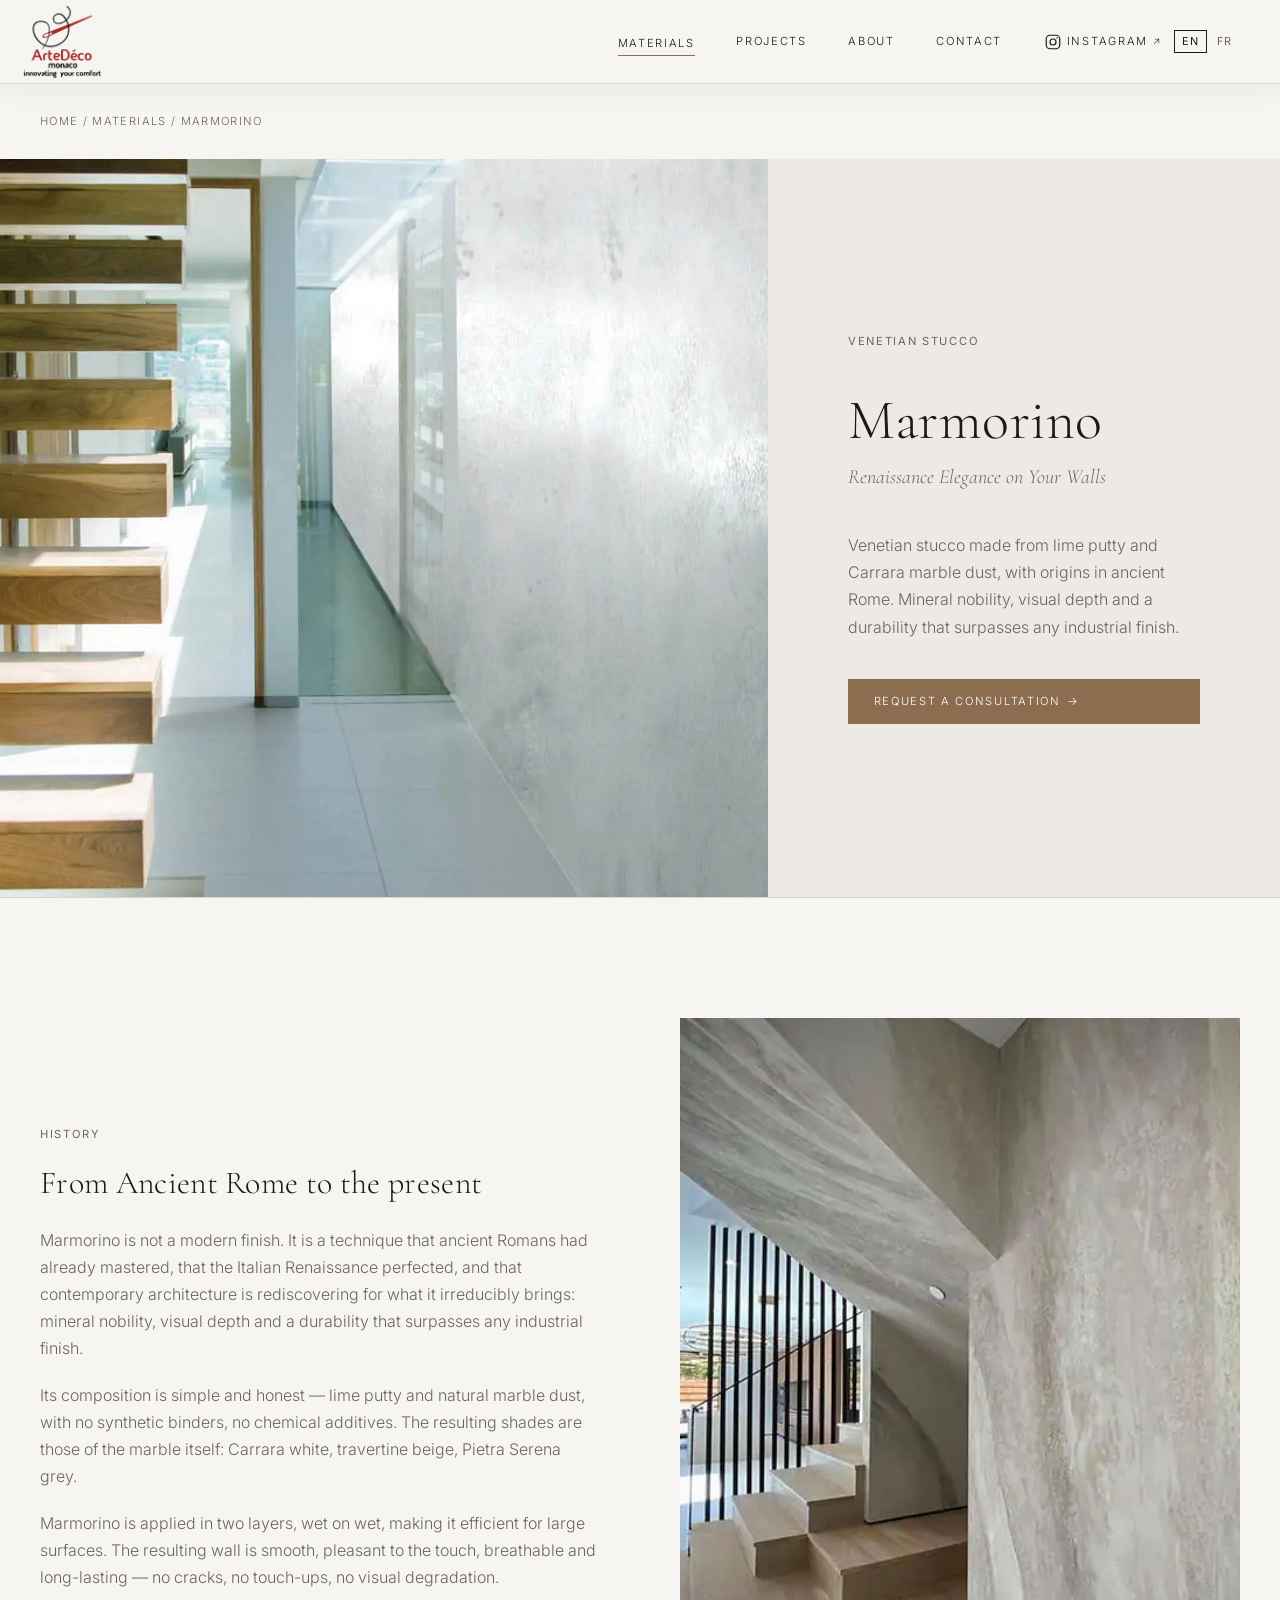
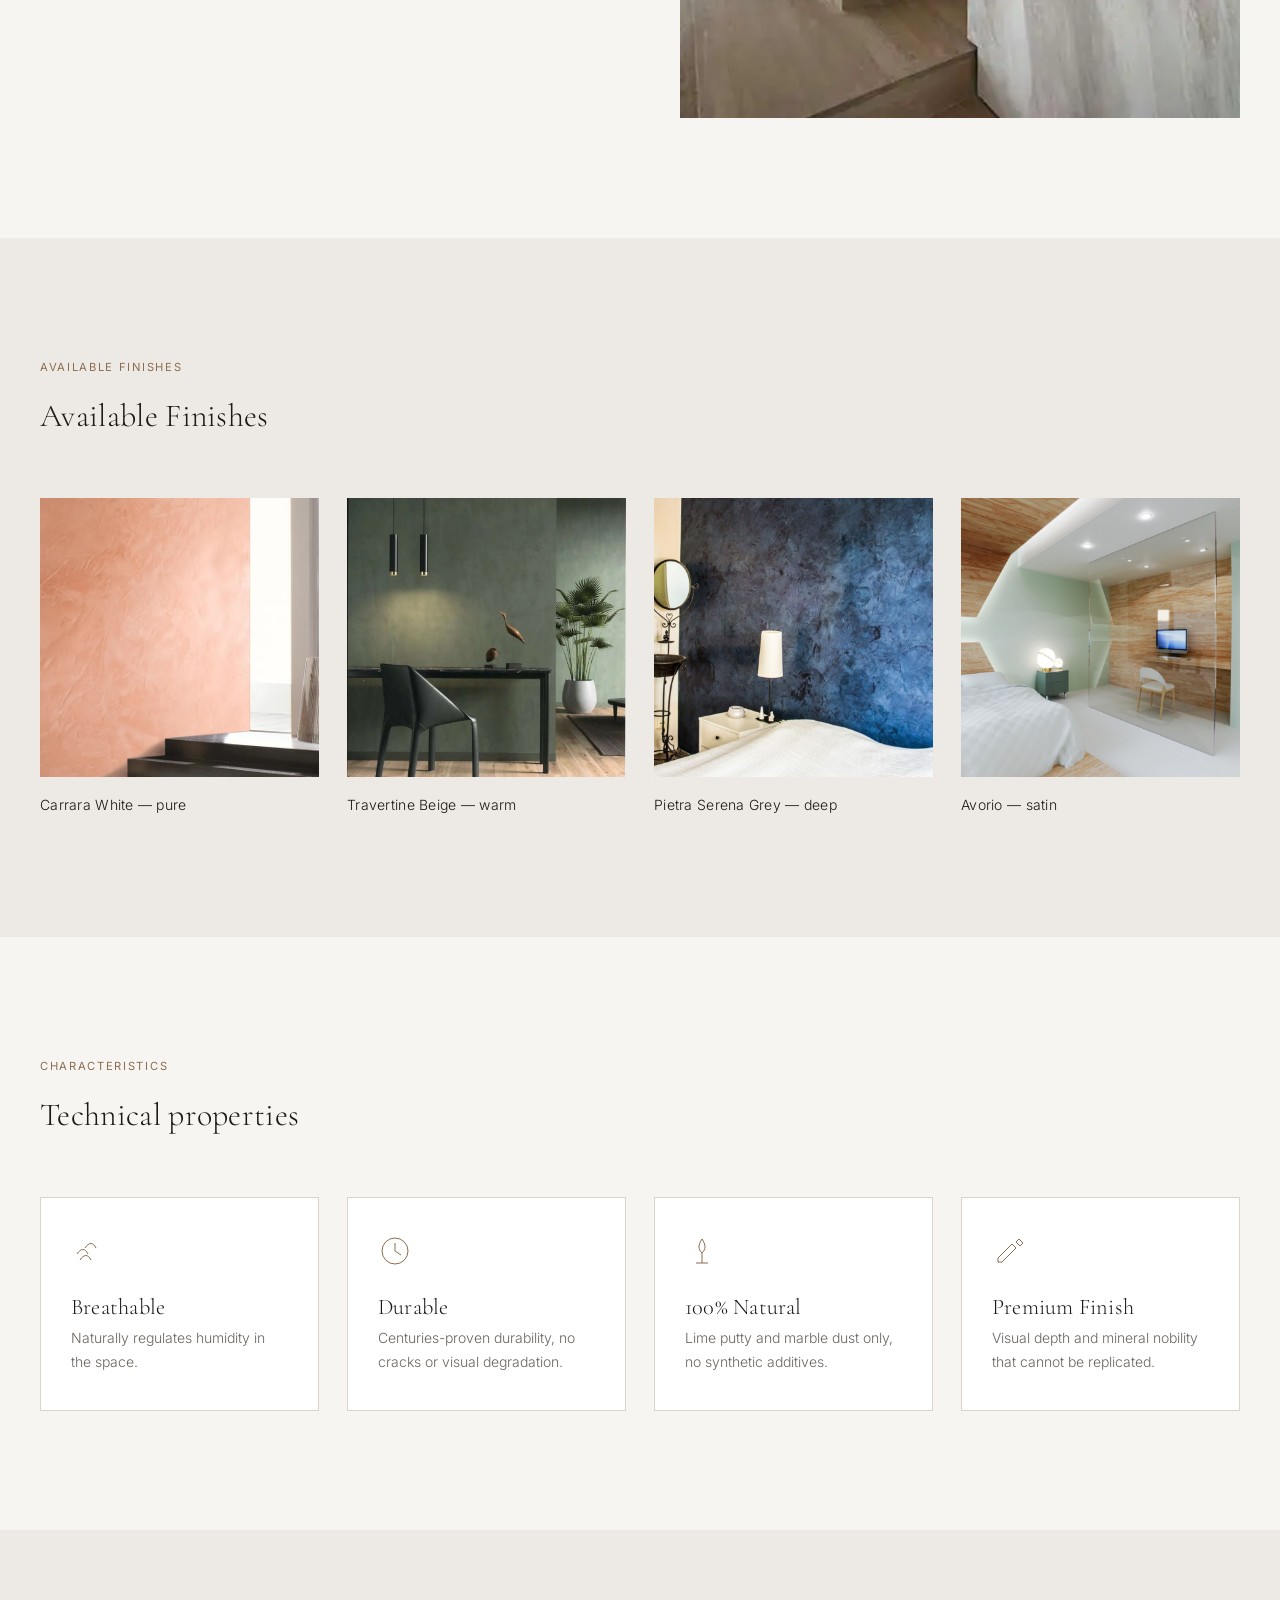
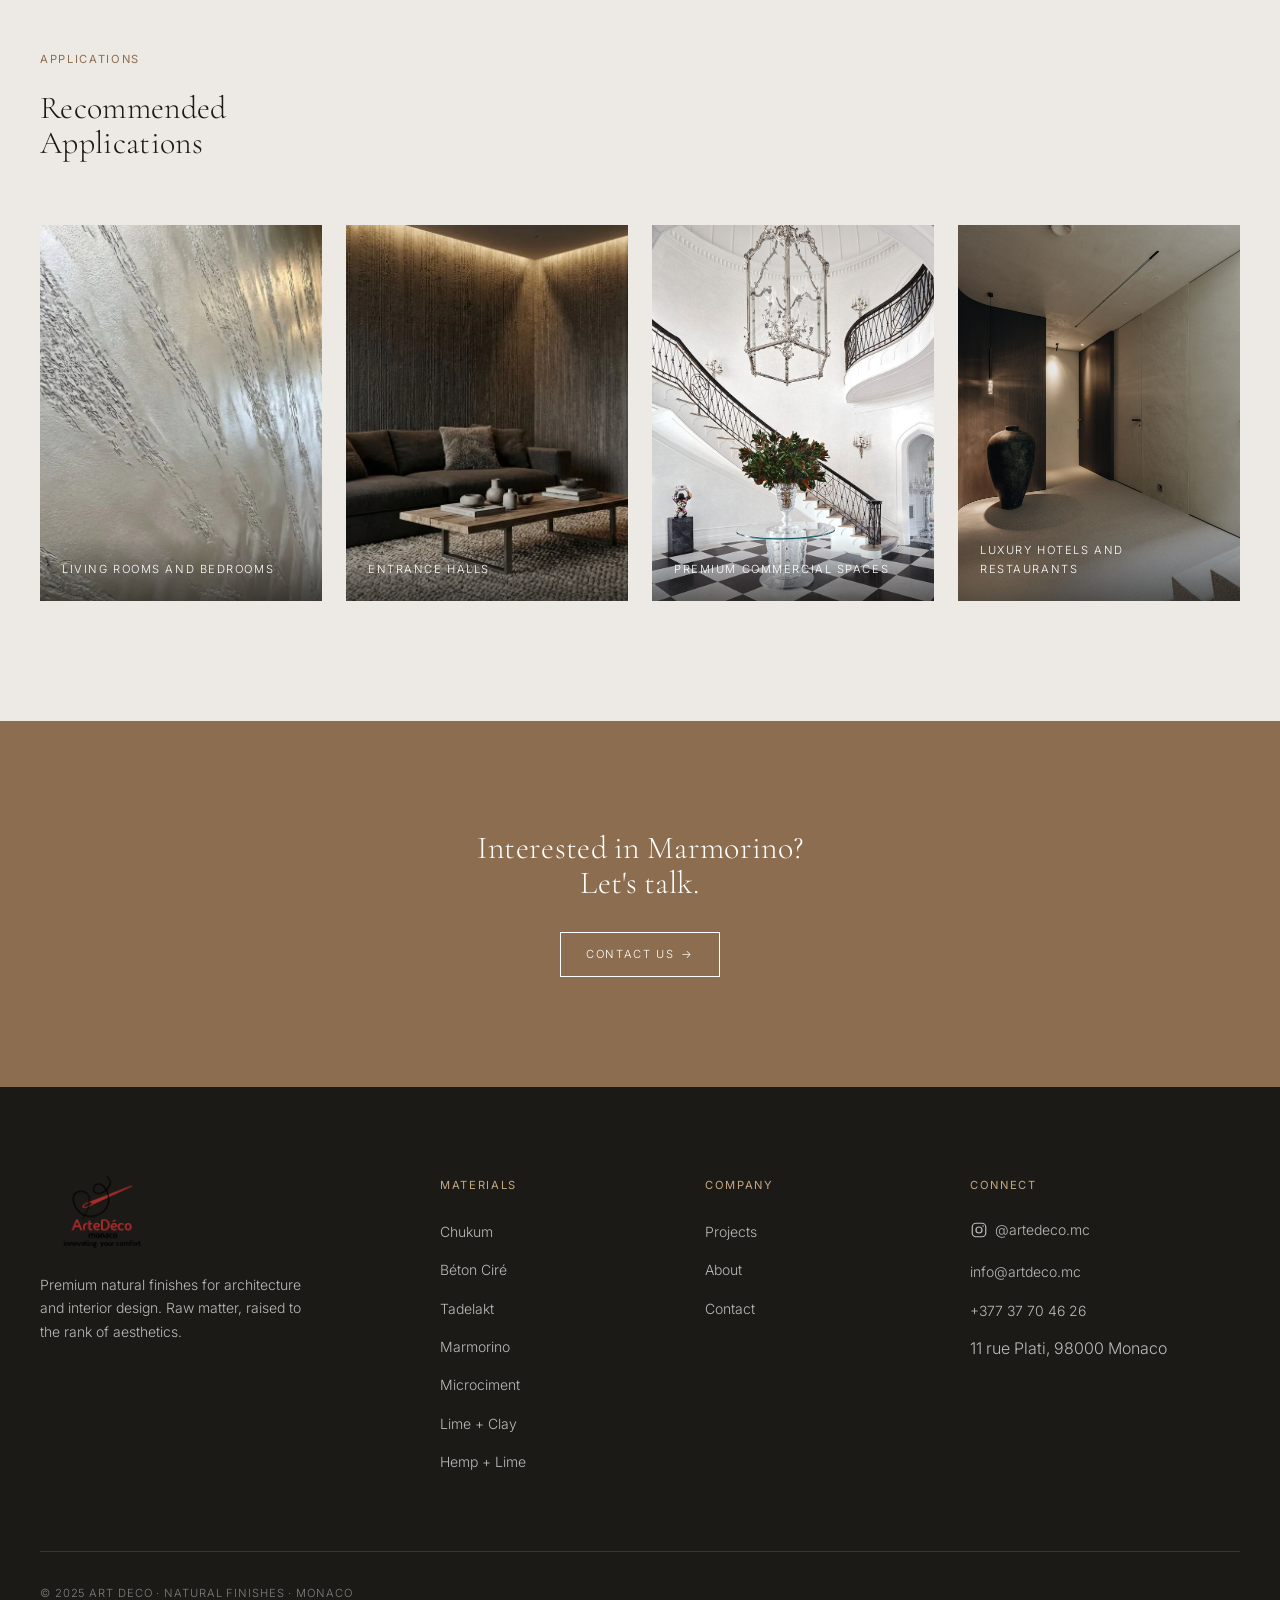
<file: material-marmorino.html>
﻿<!DOCTYPE html>
<html lang="en">
<head>
  <meta charset="UTF-8" />
  <meta name="viewport" content="width=device-width, initial-scale=1.0" />
  <title>Marmorino — Italian Lime and Marble Finish | Art Deco</title>
  <meta name="description" content="Marmorino: Venetian stucco made from lime putty and Carrara marble dust. A natural and elegant alternative to Béton Ciré for premium spaces." />
  <link rel="preconnect" href="https://fonts.googleapis.com" />
  <link rel="preconnect" href="https://fonts.gstatic.com" crossorigin />
  <link href="https://fonts.googleapis.com/css2?family=Cormorant+Garamond:ital,wght@0,300;0,400;0,600;1,300;1,400&family=Inter:wght@300;400&display=swap" rel="stylesheet" />
  <link rel="stylesheet" href="css/style.css" />
  <link rel="icon" type="image/svg+xml" href="images/logo/favicon.svg" />
  <link rel="icon" type="image/png" sizes="32x32" href="images/logo/favicon-32.png" />
  <link rel="icon" type="image/png" sizes="16x16" href="images/logo/favicon-16.png" />
</head>
<body>

  <header class="site-header solid">
    <div class="header-inner">
      <a href="index.html" class="logo"><img src="logo%20(2)/logo-vector%20artedeco.png" alt="Art Deco" class="logo-img" /></a>
      <nav class="main-nav" aria-label="Main navigation">
        <div class="has-mega">
          <a href="materiale.html" class="nav-link is-active" data-i18n="nav_materials">Materials</a>
          <div class="mega-menu"><div class="mega-grid mega-grid--duo">
            <a href="material-chukum.html" class="mega-card"><div class="mega-thumb"><img src="poze%20chukum/WhatsApp%20Image%202026-05-12%20at%2009.40.22.jpeg" alt="Chukum texture" /></div><h4>Chukum</h4><p data-i18n="nav_chukum_sub">Natural Mayan plaster</p></a>
            <a href="material-beton-cire.html" class="mega-card"><div class="mega-thumb"><img src="poze%20beton%20cire/BetonCire_SEO.jpg" alt="Béton Ciré texture" /></div><h4>Béton Ciré</h4><p data-i18n="nav_beton_sub">Contemporary continuous finish</p></a>
          </div>
          <hr style="border:none;border-top:1px solid var(--color-border);margin:16px 0 12px;" />
          <p data-i18n="nav_accessible" style="font-size:10px;letter-spacing:0.12em;text-transform:uppercase;color:var(--color-text-muted,#9a9590);margin:0 0 10px;font-family:var(--font-body);">Accessible Alternatives</p>
          <div style="display:grid;grid-template-columns:1fr 1fr;gap:6px 20px;">
            <a href="material-tadelakt.html" style="font-family:var(--font-body);font-size:var(--text-xs,0.75rem);color:var(--color-ink);text-decoration:none;padding:4px 0;letter-spacing:0.06em;text-transform:uppercase;">Tadelakt</a>
            <a href="material-marmorino.html" style="font-family:var(--font-body);font-size:var(--text-xs,0.75rem);color:var(--color-ink);text-decoration:none;padding:4px 0;letter-spacing:0.06em;text-transform:uppercase;">Marmorino</a>
            <a href="material-microciment.html" data-i18n="nav_microcement" style="font-family:var(--font-body);font-size:var(--text-xs,0.75rem);color:var(--color-ink);text-decoration:none;padding:4px 0;letter-spacing:0.06em;text-transform:uppercase;">Microciment</a>
            <a href="material-var-argila.html" data-i18n="nav_lime_clay" style="font-family:var(--font-body);font-size:var(--text-xs,0.75rem);color:var(--color-ink);text-decoration:none;padding:4px 0;letter-spacing:0.06em;text-transform:uppercase;">Lime + Clay</a>
            <a href="material-canepa-var.html" data-i18n="nav_hemp_lime" style="font-family:var(--font-body);font-size:var(--text-xs,0.75rem);color:var(--color-ink);text-decoration:none;padding:4px 0;letter-spacing:0.06em;text-transform:uppercase;">Hemp + Lime</a>
          </div>
          </div>
        </div>
        <a href="proiecte.html" class="nav-link" data-i18n="nav_projects">Projects</a>
        <a href="despre.html" class="nav-link" data-i18n="nav_about">About</a>
        <a href="contact.html" class="nav-link" data-i18n="nav_contact">Contact</a>
        <a href="https://www.instagram.com/artedeco.mc/" target="_blank" rel="noopener noreferrer" class="nav-link nav-social" aria-label="Instagram @artedeco.mc">
          <svg viewBox="0 0 24 24" fill="none" stroke="currentColor" stroke-width="1.6" aria-hidden="true"><rect x="3" y="3" width="18" height="18" rx="5"/><circle cx="12" cy="12" r="4"/><circle cx="17.5" cy="6.5" r="1" fill="currentColor" stroke="none"/></svg>
          Instagram <span class="ext">↗</span>
        </a>
      </nav>
      <button class="hamburger" aria-label="Open menu" aria-expanded="false"><span></span><span></span><span></span></button>
      <div class="lang-switcher"><button class="lang-btn" data-lang="en">EN</button><button class="lang-btn" data-lang="fr">FR</button></div>
    </div>
  </header>

  <nav class="mobile-nav" aria-label="Mobile navigation">
    <div class="mobile-nav__header">
      <a href="index.html" class="logo"><img src="logo%20(2)/logo-vector%20artedeco.png" alt="Art Deco" class="logo-img" /></a>
      <button class="mobile-nav__close" aria-label="Close menu">&#x2715;</button>
    </div>
    <div class="mobile-nav__body">
      <div class="mobile-nav__item mobile-nav__item--has-sub">
        <button class="mobile-nav__btn"><span data-i18n="nav_materials">Materials</span> <span class="mobile-nav__arrow">&#x25BC;</span></button>
        <div class="mobile-nav__sub">
          <a href="materiale.html" class="mobile-nav__sub-all" data-i18n="nav_all_materials">All materials →</a>
          <div class="mobile-nav__sub-group">
            <span class="mobile-nav__sub-label" data-i18n="nav_premium">Premium</span>
            <a href="material-chukum.html">Chukum</a>
            <a href="material-beton-cire.html">B&eacute;ton Cir&eacute;</a>
          </div>
          <div class="mobile-nav__sub-group">
            <span class="mobile-nav__sub-label" data-i18n="nav_accessible">Accessible Alternatives</span>
            <a href="material-tadelakt.html">Tadelakt</a>
            <a href="material-marmorino.html">Marmorino</a>
            <a href="material-microciment.html" data-i18n="nav_microcement">Microcement</a>
            <a href="material-var-argila.html" data-i18n="nav_lime_clay">Lime + Clay</a>
            <a href="material-canepa-var.html" data-i18n="nav_hemp_lime">Hemp + Lime</a>
          </div>
        </div>
      </div>
      <a href="proiecte.html" class="mobile-nav__link" data-i18n="nav_projects">Projects</a>
      <a href="despre.html" class="mobile-nav__link" data-i18n="nav_about">About</a>
      <a href="contact.html" class="mobile-nav__link" data-i18n="nav_contact">Contact</a>
      <a href="https://www.instagram.com/artedeco.mc/" target="_blank" rel="noopener noreferrer" class="mobile-nav__link mobile-nav__link--social">Instagram &#x2197;</a>
    </div>
  </nav>

  <!-- BREADCRUMB -->
  <div class="container">
    <nav class="breadcrumb" aria-label="Breadcrumb">
      <a href="index.html" data-i18n="lbl_home">Home</a> / <a href="materiale.html" data-i18n="lbl_breadcrumb_materials">Materials</a> / Marmorino
    </nav>
  </div>

  <!-- HERO SPLIT -->
  <section class="material-hero">
    <div class="material-hero__media">
      <img src="marmorino/marmorino-slide4.webp" alt="Surface finished with Marmorino" />
    </div>
    <div class="material-hero__body reveal">
      <p class="eyebrow" data-i18n="marmorino_eyebrow">Venetian Stucco</p>
      <h1>Marmorino</h1>
      <p class="material-hero__sub" data-i18n="marmorino_sub">Renaissance Elegance on Your Walls</p>
      <p data-i18n="marmorino_hero_p">Venetian stucco made from lime putty and Carrara marble dust, with origins in ancient Rome. Mineral nobility, visual depth and a durability that surpasses any industrial finish.</p>
      <a href="contact.html" class="btn btn--accent" data-i18n-html="btn_request">Request a consultation <span class="arrow">→</span></a>
    </div>
  </section>

  <hr class="separator" />

  <!-- HISTORY -->
  <section class="section">
    <div class="container">
      <div class="story-grid">
        <div class="story-text reveal">
          <p class="eyebrow" data-i18n="marmorino_hist_eyebrow">History</p>
          <h2 data-i18n="marmorino_hist_h2">From Ancient Rome to the present</h2>
          <p data-i18n="marmorino_hist_p1">Marmorino is not a modern finish. It is a technique that ancient Romans had already mastered, that the Italian Renaissance perfected, and that contemporary architecture is rediscovering for what it irreducibly brings: mineral nobility, visual depth and a durability that surpasses any industrial finish.</p>
          <p data-i18n="marmorino_hist_p2">Its composition is simple and honest — lime putty and natural marble dust, with no synthetic binders, no chemical additives. The resulting shades are those of the marble itself: Carrara white, travertine beige, Pietra Serena grey.</p>
          <p data-i18n="marmorino_hist_p3">Marmorino is applied in two layers, wet on wet, making it efficient for large surfaces. The resulting wall is smooth, pleasant to the touch, breathable and long-lasting — no cracks, no touch-ups, no visual degradation.</p>
        </div>
        <div class="story-media reveal"><img src="marmorino/Marmorino-Intonaco-lime-based-plaster.webp" alt="Applying Marmorino plaster" /></div>
      </div>
    </div>
  </section>

  <!-- FINISHES -->
  <section class="section section--surface">
    <div class="container">
      <div class="section-head reveal"><div><p class="eyebrow" data-i18n="marmorino_finishes_eyebrow">Available finishes</p><h2 class="section-title" data-i18n="marmorino_finishes_h2">Available Finishes</h2></div></div>
      <div class="finishes-grid">
        <div class="finish-card reveal"><div class="finish-swatch"><img src="marmorino/b_San-Marco_MARMORINO-CLASSICO_pTCu3JjPea.webp" alt="Carrara White" /></div><p>Carrara White — pure</p></div>
        <div class="finish-card reveal"><div class="finish-swatch"><img src="marmorino/MARMORINO-FINE-Decorative-Lime-Polished-Plaster_-Satin-Finish-by-San-Marco-San-Marco-65318598.jpg" alt="Travertine Beige" /></div><p>Travertine Beige — warm</p></div>
        <div class="finish-card reveal"><div class="finish-swatch"><img src="marmorino/marmorino-fine-wall-mineral-plasters-slide-2-e1710329962414.jpg" alt="Pietra Serena Grey" /></div><p>Pietra Serena Grey — deep</p></div>
        <div class="finish-card reveal"><div class="finish-swatch"><img src="marmorino/marmorino-satin-decorative-finish-viero__64875.jpg" alt="Avorio" /></div><p>Avorio — satin</p></div>
      </div>
    </div>
  </section>

  <!-- TECHNICAL PROPERTIES -->
  <section class="section">
    <div class="container">
      <div class="section-head reveal"><div><p class="eyebrow" data-i18n="lbl_characteristics">Characteristics</p><h2 class="section-title" data-i18n="lbl_tech_props2">Technical Properties</h2></div></div>
      <div class="props-grid">
        <div class="prop-card reveal">
          <svg class="why-icon" width="34" height="34" viewBox="0 0 34 34" fill="none" stroke="currentColor" stroke-width="1"><path d="M6 20c4-6 8-6 11 0M9 26c4-6 8-6 11 0M14 14c4-6 8-6 11 0"/></svg>
          <h4 data-i18n="marmorino_breath_h4">Breathable</h4><p data-i18n="marmorino_breath_p">Naturally regulates humidity in the space.</p>
        </div>
        <div class="prop-card reveal">
          <svg class="why-icon" width="34" height="34" viewBox="0 0 34 34" fill="none" stroke="currentColor" stroke-width="1"><circle cx="17" cy="17" r="13"/><path d="M17 9v8l6 4"/></svg>
          <h4 data-i18n="marmorino_durable_h4">Durable</h4><p data-i18n="marmorino_durable_p">Centuries-proven durability, no cracks or visual degradation.</p>
        </div>
        <div class="prop-card reveal">
          <svg class="why-icon" width="34" height="34" viewBox="0 0 34 34" fill="none" stroke="currentColor" stroke-width="1"><path d="M17 5c4 6 4 10 0 14-4-4-4-8 0-14zM17 19v10M11 29h12"/></svg>
          <h4 data-i18n="marmorino_natural_h4">100% Natural</h4><p data-i18n="marmorino_natural_p">Lime putty and marble dust only, no synthetic additives.</p>
        </div>
        <div class="prop-card reveal">
          <svg class="why-icon" width="34" height="34" viewBox="0 0 34 34" fill="none" stroke="currentColor" stroke-width="1"><path d="M6 24l14-14 4 4L10 28H6zM24 8l3-3 4 4-3 3z"/></svg>
          <h4 data-i18n="marmorino_premium_h4">Premium Finish</h4><p data-i18n="marmorino_premium_p">Visual depth and mineral nobility that cannot be replicated.</p>
        </div>
      </div>
    </div>
  </section>

  <!-- APPLICATIONS -->
  <section class="section section--surface">
    <div class="container">
      <div class="section-head reveal"><div><p class="eyebrow" data-i18n="marmorino_apps_eyebrow">Applications</p><h2 class="section-title" data-i18n="marmorino_apps_h2">Recommended Applications</h2></div></div>
      <div class="applications-grid">
        <div class="application-card reveal"><img src="marmorino/Venetian-Plaster-Hallway-1.webp" alt="Living rooms and bedrooms" /><span data-i18n="marmorino_app_living">Living rooms and bedrooms</span></div>
        <div class="application-card reveal"><img src="marmorino/Venetian-Plaster-Corner-Wall.webp" alt="Entrance halls" /><span data-i18n="marmorino_app_halls">Entrance halls</span></div>
        <div class="application-card reveal"><img src="marmorino/OldWestburry_059.jpg" alt="Premium commercial spaces" /><span data-i18n="marmorino_app_commercial">Premium commercial spaces</span></div>
        <div class="application-card reveal"><img src="marmorino/TUN4705-1.jpg" alt="Luxury hotels and restaurants" /><span data-i18n="marmorino_app_hotels">Luxury hotels and restaurants</span></div>
      </div>
    </div>
  </section>

  <!-- FINAL CTA -->
  <section class="cta-band reveal">
    <h2 data-i18n="marmorino_cta_h2">Interested in Marmorino? Let's talk.</h2>
    <a href="contact.html" class="btn btn--light" data-i18n-html="btn_contact_us">Contact us <span class="arrow">→</span></a>
  </section>

  <footer class="site-footer">
    <div class="container">
      <div class="footer-grid">
        <div class="footer-col"><a href="index.html" class="logo"><img src="logo%20(2)/logo-vector%20artedeco.png" alt="Art Deco" class="logo-img" /></a><p class="footer-tag" data-i18n="footer_tag">Premium natural finishes for architecture and interior design. Raw matter, raised to the rank of aesthetics.</p></div>
        <div class="footer-col"><h5 data-i18n="footer_materials">Materials</h5><ul><li><a href="material-chukum.html">Chukum</a></li><li><a href="material-beton-cire.html">Béton Ciré</a></li><li><a href="material-tadelakt.html">Tadelakt</a></li><li><a href="material-marmorino.html">Marmorino</a></li><li><a href="material-microciment.html">Microciment</a></li><li><a href="material-var-argila.html">Lime + Clay</a></li><li><a href="material-canepa-var.html">Hemp + Lime</a></li></ul></div>
        <div class="footer-col"><h5 data-i18n="footer_company">Company</h5><ul><li><a href="proiecte.html" data-i18n="footer_projects">Projects</a></li><li><a href="despre.html" data-i18n="footer_about">About</a></li><li><a href="contact.html" data-i18n="footer_contact">Contact</a></li></ul></div>
        <div class="footer-col footer-social"><h5 data-i18n="footer_connect">Connect</h5><ul><li><a href="https://www.instagram.com/artedeco.mc/" target="_blank" rel="noopener noreferrer"><svg viewBox="0 0 24 24" fill="none" stroke="currentColor" stroke-width="1.6" aria-hidden="true"><rect x="3" y="3" width="18" height="18" rx="5"/><circle cx="12" cy="12" r="4"/><circle cx="17.5" cy="6.5" r="1" fill="currentColor" stroke="none"/></svg>@artedeco.mc</a></li><li><a href="mailto:info@artdeco.mc">info@artdeco.mc</a></li><li><a href="tel:+37737704626">+377 37 70 46 26</a></li><li>11 rue Plati, 98000 Monaco</li></ul></div>
      </div>
      <div class="footer-bottom" data-i18n="footer_copy">© 2025 Art Deco · Natural Finishes · Monaco</div>
    </div>
  </footer>

  <script src="js/i18n.js"></script>
  <script src="js/main.js"></script>
</body>
</html>
</file>
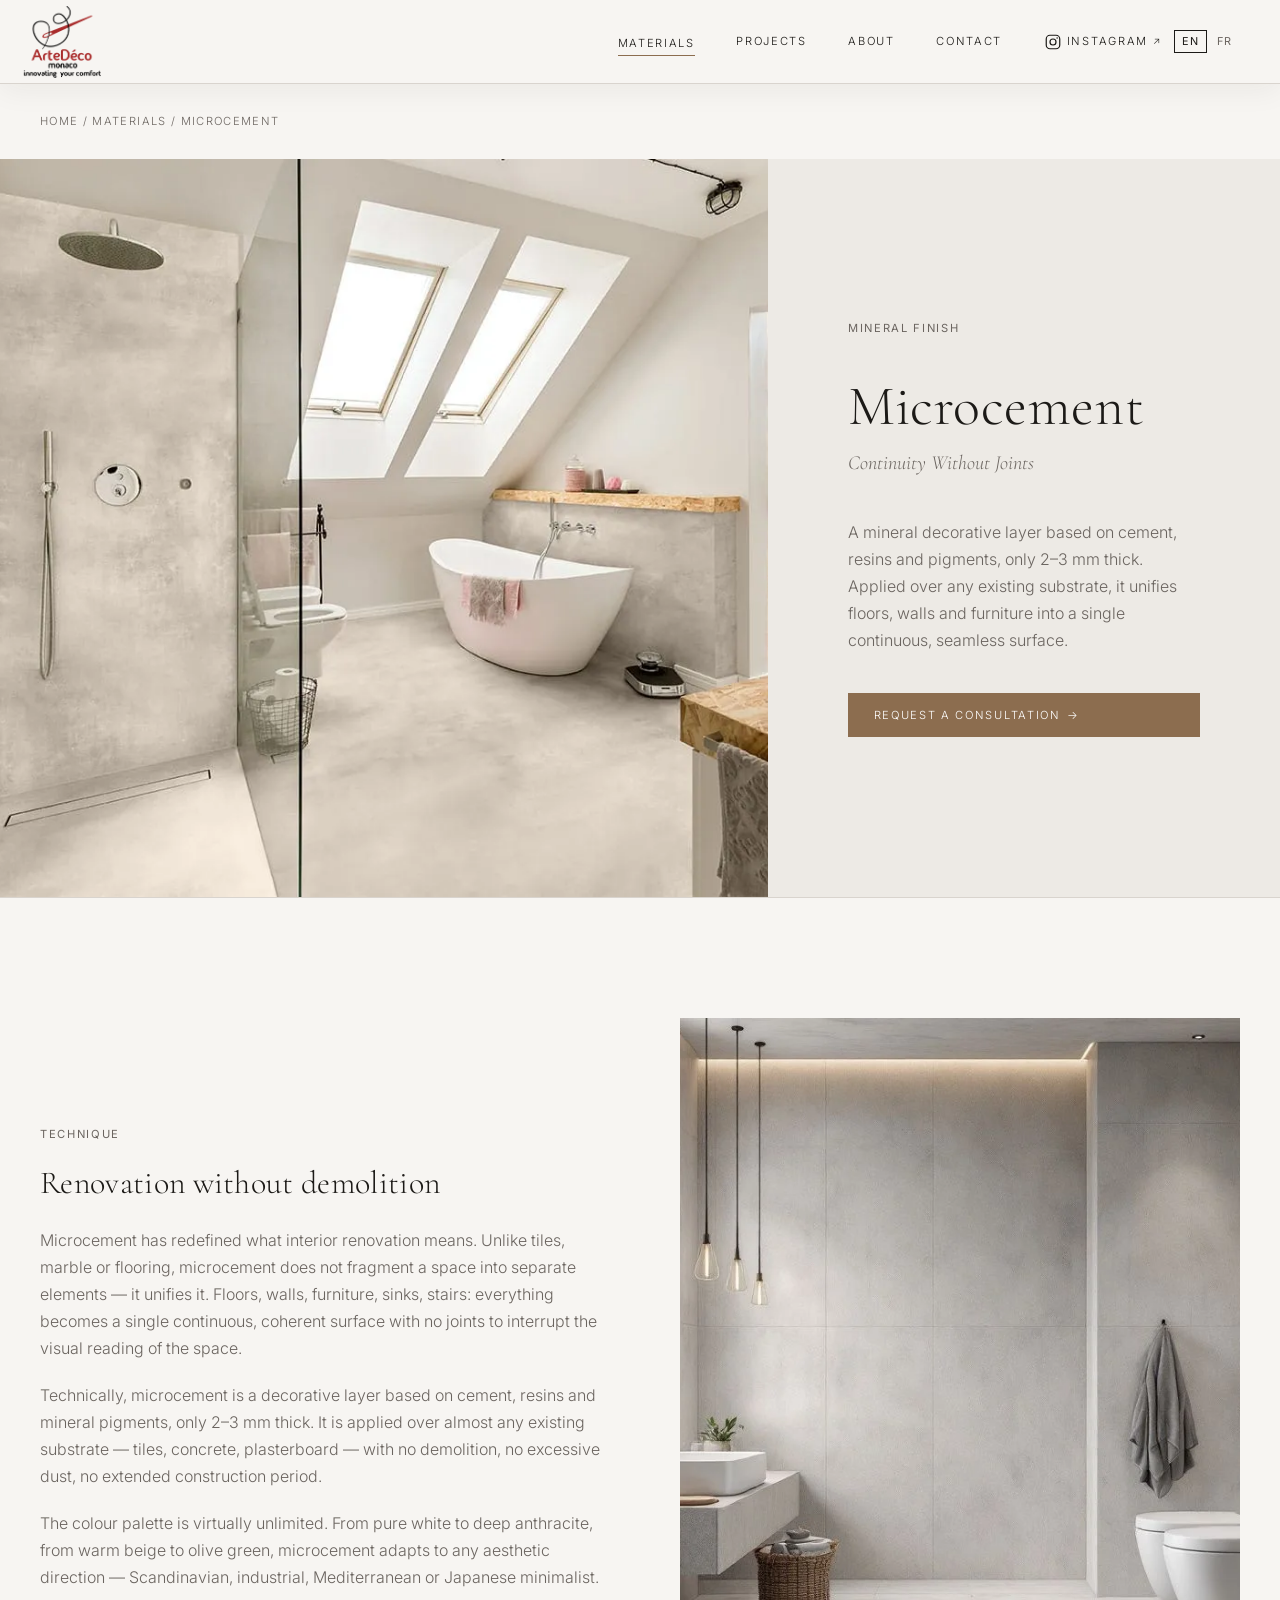
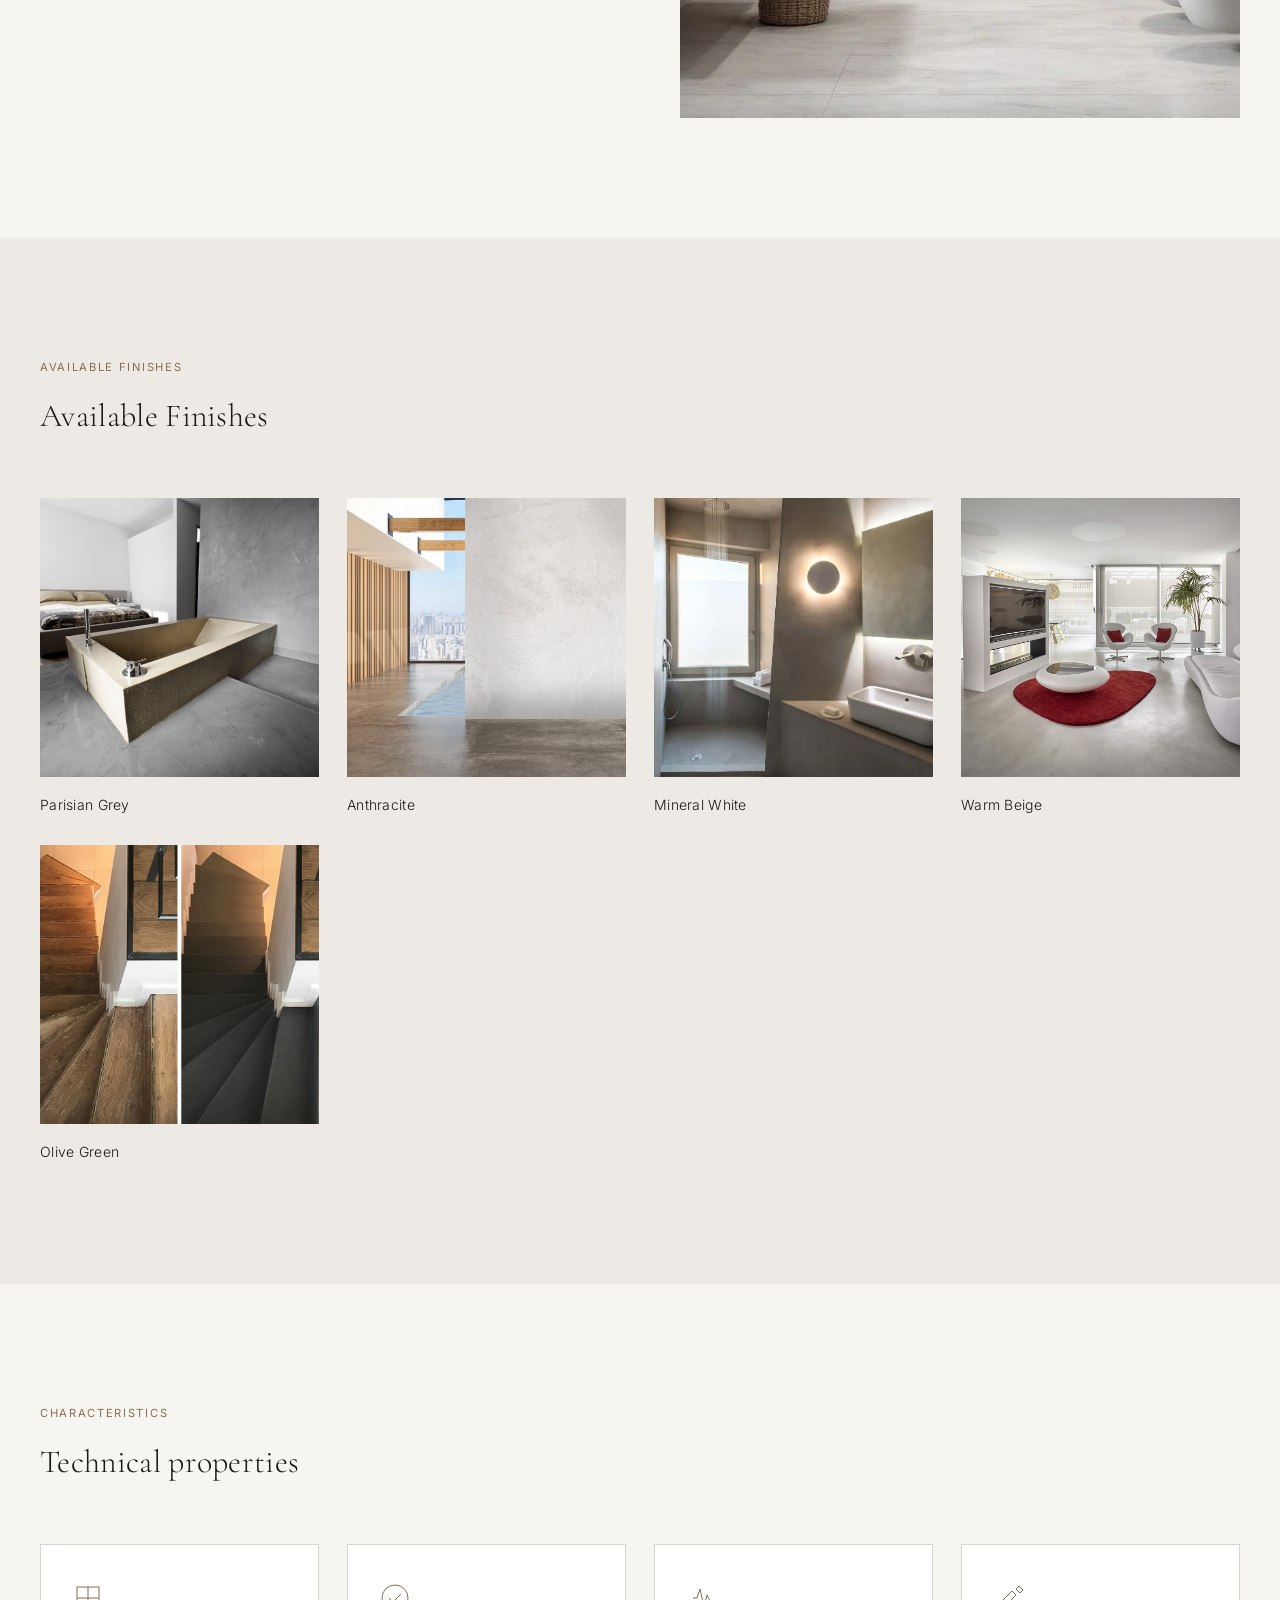
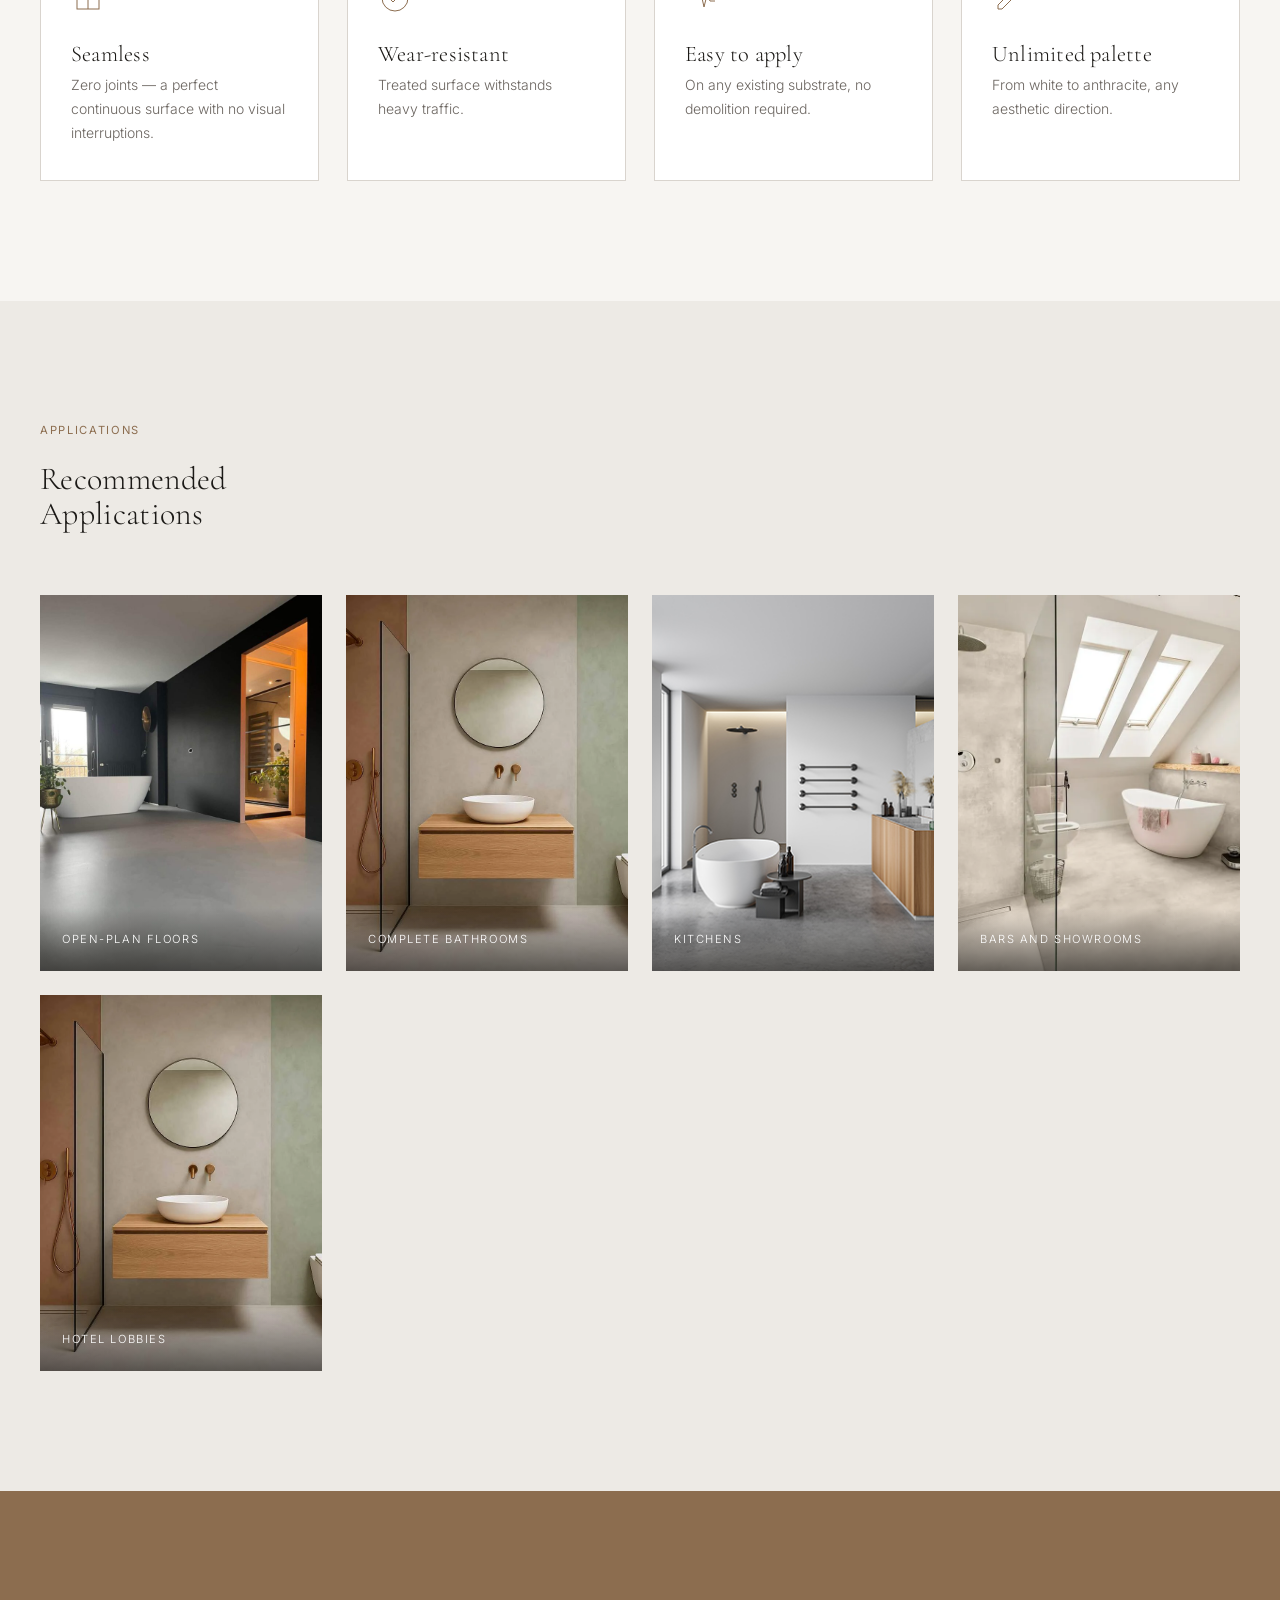
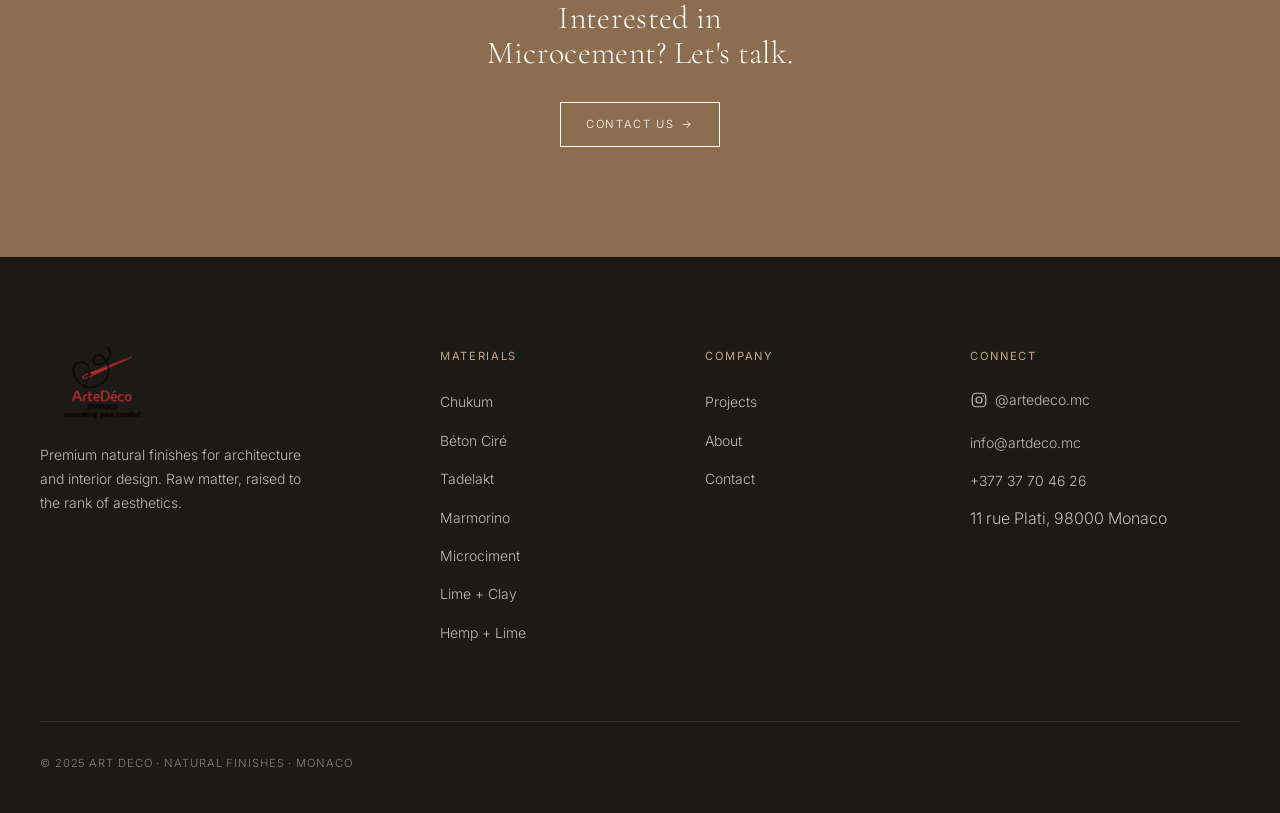
<file: material-microciment.html>
﻿<!DOCTYPE html>
<html lang="en">
<head>
  <meta charset="UTF-8" />
  <meta name="viewport" content="width=device-width, initial-scale=1.0" />
  <title>Microcement — Seamless Mineral Finish | Art Deco</title>
  <meta name="description" content="Microcement: accessible alternative to Béton Ciré. Continuous seamless surfaces on any existing substrate. Ideal for premium renovations." />
  <link rel="preconnect" href="https://fonts.googleapis.com" />
  <link rel="preconnect" href="https://fonts.gstatic.com" crossorigin />
  <link href="https://fonts.googleapis.com/css2?family=Cormorant+Garamond:ital,wght@0,300;0,400;0,600;1,300;1,400&family=Inter:wght@300;400&display=swap" rel="stylesheet" />
  <link rel="stylesheet" href="css/style.css" />
  <link rel="icon" type="image/svg+xml" href="images/logo/favicon.svg" />
  <link rel="icon" type="image/png" sizes="32x32" href="images/logo/favicon-32.png" />
  <link rel="icon" type="image/png" sizes="16x16" href="images/logo/favicon-16.png" />
</head>
<body>

  <header class="site-header solid">
    <div class="header-inner">
      <a href="index.html" class="logo"><img src="logo%20(2)/logo-vector%20artedeco.png" alt="Art Deco" class="logo-img" /></a>
      <nav class="main-nav" aria-label="Main navigation">
        <div class="has-mega">
          <a href="materiale.html" class="nav-link is-active" data-i18n="nav_materials">Materials</a>
          <div class="mega-menu"><div class="mega-grid mega-grid--duo">
            <a href="material-chukum.html" class="mega-card"><div class="mega-thumb"><img src="poze%20chukum/WhatsApp%20Image%202026-05-12%20at%2009.40.22.jpeg" alt="Chukum texture" /></div><h4>Chukum</h4><p data-i18n="nav_chukum_sub">Natural Mayan plaster</p></a>
            <a href="material-beton-cire.html" class="mega-card"><div class="mega-thumb"><img src="poze%20beton%20cire/BetonCire_SEO.jpg" alt="Béton Ciré texture" /></div><h4>Béton Ciré</h4><p data-i18n="nav_beton_sub">Contemporary continuous finish</p></a>
          </div>
          <hr style="border:none;border-top:1px solid var(--color-border);margin:16px 0 12px;" />
          <p data-i18n="nav_accessible" style="font-size:10px;letter-spacing:0.12em;text-transform:uppercase;color:var(--color-text-muted,#9a9590);margin:0 0 10px;font-family:var(--font-body);">Accessible Alternatives</p>
          <div style="display:grid;grid-template-columns:1fr 1fr;gap:6px 20px;">
            <a href="material-tadelakt.html" style="font-family:var(--font-body);font-size:var(--text-xs,0.75rem);color:var(--color-ink);text-decoration:none;padding:4px 0;letter-spacing:0.06em;text-transform:uppercase;">Tadelakt</a>
            <a href="material-marmorino.html" style="font-family:var(--font-body);font-size:var(--text-xs,0.75rem);color:var(--color-ink);text-decoration:none;padding:4px 0;letter-spacing:0.06em;text-transform:uppercase;">Marmorino</a>
            <a href="material-microciment.html" data-i18n="nav_microcement" style="font-family:var(--font-body);font-size:var(--text-xs,0.75rem);color:var(--color-ink);text-decoration:none;padding:4px 0;letter-spacing:0.06em;text-transform:uppercase;">Microciment</a>
            <a href="material-var-argila.html" data-i18n="nav_lime_clay" style="font-family:var(--font-body);font-size:var(--text-xs,0.75rem);color:var(--color-ink);text-decoration:none;padding:4px 0;letter-spacing:0.06em;text-transform:uppercase;">Lime + Clay</a>
            <a href="material-canepa-var.html" data-i18n="nav_hemp_lime" style="font-family:var(--font-body);font-size:var(--text-xs,0.75rem);color:var(--color-ink);text-decoration:none;padding:4px 0;letter-spacing:0.06em;text-transform:uppercase;">Hemp + Lime</a>
          </div>
          </div>
        </div>
        <a href="proiecte.html" class="nav-link" data-i18n="nav_projects">Projects</a>
        <a href="despre.html" class="nav-link" data-i18n="nav_about">About</a>
        <a href="contact.html" class="nav-link" data-i18n="nav_contact">Contact</a>
        <a href="https://www.instagram.com/artedeco.mc/" target="_blank" rel="noopener noreferrer" class="nav-link nav-social" aria-label="Instagram @artedeco.mc">
          <svg viewBox="0 0 24 24" fill="none" stroke="currentColor" stroke-width="1.6" aria-hidden="true"><rect x="3" y="3" width="18" height="18" rx="5"/><circle cx="12" cy="12" r="4"/><circle cx="17.5" cy="6.5" r="1" fill="currentColor" stroke="none"/></svg>
          Instagram <span class="ext">↗</span>
        </a>
      </nav>
      <button class="hamburger" aria-label="Open menu" aria-expanded="false"><span></span><span></span><span></span></button>
      <div class="lang-switcher"><button class="lang-btn" data-lang="en">EN</button><button class="lang-btn" data-lang="fr">FR</button></div>
    </div>
  </header>

  <nav class="mobile-nav" aria-label="Mobile navigation">
    <div class="mobile-nav__header">
      <a href="index.html" class="logo"><img src="logo%20(2)/logo-vector%20artedeco.png" alt="Art Deco" class="logo-img" /></a>
      <button class="mobile-nav__close" aria-label="Close menu">&#x2715;</button>
    </div>
    <div class="mobile-nav__body">
      <div class="mobile-nav__item mobile-nav__item--has-sub">
        <button class="mobile-nav__btn"><span data-i18n="nav_materials">Materials</span> <span class="mobile-nav__arrow">&#x25BC;</span></button>
        <div class="mobile-nav__sub">
          <a href="materiale.html" class="mobile-nav__sub-all" data-i18n="nav_all_materials">All materials →</a>
          <div class="mobile-nav__sub-group">
            <span class="mobile-nav__sub-label" data-i18n="nav_premium">Premium</span>
            <a href="material-chukum.html">Chukum</a>
            <a href="material-beton-cire.html">B&eacute;ton Cir&eacute;</a>
          </div>
          <div class="mobile-nav__sub-group">
            <span class="mobile-nav__sub-label" data-i18n="nav_accessible">Accessible Alternatives</span>
            <a href="material-tadelakt.html">Tadelakt</a>
            <a href="material-marmorino.html">Marmorino</a>
            <a href="material-microciment.html" data-i18n="nav_microcement">Microcement</a>
            <a href="material-var-argila.html" data-i18n="nav_lime_clay">Lime + Clay</a>
            <a href="material-canepa-var.html" data-i18n="nav_hemp_lime">Hemp + Lime</a>
          </div>
        </div>
      </div>
      <a href="proiecte.html" class="mobile-nav__link" data-i18n="nav_projects">Projects</a>
      <a href="despre.html" class="mobile-nav__link" data-i18n="nav_about">About</a>
      <a href="contact.html" class="mobile-nav__link" data-i18n="nav_contact">Contact</a>
      <a href="https://www.instagram.com/artedeco.mc/" target="_blank" rel="noopener noreferrer" class="mobile-nav__link mobile-nav__link--social">Instagram &#x2197;</a>
    </div>
  </nav>

  <!-- BREADCRUMB -->
  <div class="container">
    <nav class="breadcrumb" aria-label="Breadcrumb">
      <a href="index.html" data-i18n="lbl_home">Home</a> / <a href="materiale.html" data-i18n="lbl_breadcrumb_materials">Materials</a> / Microcement
    </nav>
  </div>

  <!-- HERO SPLIT -->
  <section class="material-hero">
    <div class="material-hero__media">
      <img src="microciment/microc_baie7.webp" alt="Floor finished with microcement" />
    </div>
    <div class="material-hero__body reveal">
      <p class="eyebrow" data-i18n="micro_eyebrow">Mineral Finish</p>
      <h1>Microcement</h1>
      <p class="material-hero__sub" data-i18n="micro_sub">Continuity Without Joints</p>
      <p data-i18n="micro_hero_p">A mineral decorative layer based on cement, resins and pigments, only 2–3 mm thick. Applied over any existing substrate, it unifies floors, walls and furniture into a single continuous, seamless surface.</p>
      <a href="contact.html" class="btn btn--accent" data-i18n-html="btn_request">Request a consultation <span class="arrow">→</span></a>
    </div>
  </section>

  <hr class="separator" />

  <!-- TECHNIQUE -->
  <section class="section">
    <div class="container">
      <div class="story-grid">
        <div class="story-text reveal">
          <p class="eyebrow" data-i18n="micro_tech_eyebrow">Technique</p>
          <h2 data-i18n="micro_tech_h2">Renovation without demolition</h2>
          <p data-i18n="micro_tech_p1">Microcement has redefined what interior renovation means. Unlike tiles, marble or flooring, microcement does not fragment a space into separate elements — it unifies it. Floors, walls, furniture, sinks, stairs: everything becomes a single continuous, coherent surface with no joints to interrupt the visual reading of the space.</p>
          <p data-i18n="micro_tech_p2">Technically, microcement is a decorative layer based on cement, resins and mineral pigments, only 2–3 mm thick. It is applied over almost any existing substrate — tiles, concrete, plasterboard — with no demolition, no excessive dust, no extended construction period.</p>
          <p data-i18n="micro_tech_p3">The colour palette is virtually unlimited. From pure white to deep anthracite, from warm beige to olive green, microcement adapts to any aesthetic direction — Scandinavian, industrial, Mediterranean or Japanese minimalist.</p>
        </div>
        <div class="story-media reveal"><img src="microciment/aplicarea%20microcimentului%20pas%20cu%20pas1.webp" alt="Applying microcement step by step" /></div>
      </div>
    </div>
  </section>

  <!-- FINISHES -->
  <section class="section section--surface">
    <div class="container">
      <div class="section-head reveal"><div><p class="eyebrow" data-i18n="micro_finishes_eyebrow">Available finishes</p><h2 class="section-title" data-i18n="micro_finishes_h2">Available Finishes</h2></div></div>
      <div class="finishes-grid">
        <div class="finish-card reveal"><div class="finish-swatch"><img src="microciment/decor-mikrotement-04.jpg" alt="Parisian Grey" /></div><p>Parisian Grey</p></div>
        <div class="finish-card reveal"><div class="finish-swatch"><img src="microciment/microciment-fix-cem-800-fondo~1976.webp" alt="Anthracite" /></div><p>Anthracite</p></div>
        <div class="finish-card reveal"><div class="finish-swatch"><img src="microciment/normal_65412cef1ddd6.webp" alt="Mineral White" /></div><p>Mineral White</p></div>
        <div class="finish-card reveal"><div class="finish-swatch"><img src="microciment/imagen4.jpg" alt="Warm Beige" /></div><p>Warm Beige</p></div>
        <div class="finish-card reveal"><div class="finish-swatch"><img src="microciment/Progetto-senza-titolo-2023-06-27T121706.799-1024x819.png" alt="Olive Green" /></div><p>Olive Green</p></div>
      </div>
    </div>
  </section>

  <!-- TECHNICAL PROPERTIES -->
  <section class="section">
    <div class="container">
      <div class="section-head reveal"><div><p class="eyebrow" data-i18n="lbl_characteristics">Characteristics</p><h2 class="section-title" data-i18n="lbl_tech_props2">Technical Properties</h2></div></div>
      <div class="props-grid">
        <div class="prop-card reveal">
          <svg class="why-icon" width="34" height="34" viewBox="0 0 34 34" fill="none" stroke="currentColor" stroke-width="1"><rect x="6" y="6" width="22" height="22"/><path d="M6 17h22M17 6v22"/></svg>
          <h4 data-i18n="micro_seamless_h4">Seamless</h4><p data-i18n="micro_seamless_p">Zero joints — a perfect continuous surface with no visual interruptions.</p>
        </div>
        <div class="prop-card reveal">
          <svg class="why-icon" width="34" height="34" viewBox="0 0 34 34" fill="none" stroke="currentColor" stroke-width="1"><circle cx="17" cy="17" r="13"/><path d="M11 17l4 4 8-8"/></svg>
          <h4 data-i18n="micro_wear_h4">Wear-resistant</h4><p data-i18n="micro_wear_p">Treated surface withstands heavy traffic.</p>
        </div>
        <div class="prop-card reveal">
          <svg class="why-icon" width="34" height="34" viewBox="0 0 34 34" fill="none" stroke="currentColor" stroke-width="1"><path d="M8 17h4l3-9 4 18 3-12 3 6h5"/></svg>
          <h4 data-i18n="micro_apply_h4">Easy to apply</h4><p data-i18n="micro_apply_p">On any existing substrate, no demolition required.</p>
        </div>
        <div class="prop-card reveal">
          <svg class="why-icon" width="34" height="34" viewBox="0 0 34 34" fill="none" stroke="currentColor" stroke-width="1"><path d="M6 24l14-14 4 4L10 28H6zM24 8l3-3 4 4-3 3z"/></svg>
          <h4 data-i18n="micro_palette_h4">Unlimited palette</h4><p data-i18n="micro_palette_p">From white to anthracite, any aesthetic direction.</p>
        </div>
      </div>
    </div>
  </section>

  <!-- APPLICATIONS -->
  <section class="section section--surface">
    <div class="container">
      <div class="section-head reveal"><div><p class="eyebrow" data-i18n="micro_apps_eyebrow">Applications</p><h2 class="section-title" data-i18n="micro_apps_h2">Recommended Applications</h2></div></div>
      <div class="applications-grid">
        <div class="application-card reveal"><img src="microciment/FB_IMG_1639460961777-768x1024.jpg" alt="Open-plan floors" /><span data-i18n="micro_app_floors">Open-plan floors</span></div>
        <div class="application-card reveal"><img src="microciment/baie-cu-microciment.webp" alt="Complete bathrooms" /><span data-i18n="micro_app_bath">Complete bathrooms</span></div>
        <div class="application-card reveal"><img src="microciment/microcemento-bano-suelo.jpg" alt="Kitchens" /><span data-i18n="micro_app_kitchen">Kitchens</span></div>
        <div class="application-card reveal"><img src="microciment/microc_baie7.webp" alt="Bars and showrooms" /><span data-i18n="micro_app_bars">Bars and showrooms</span></div>
        <div class="application-card reveal"><img src="microciment/baie-cu-microciment.webp" alt="Hotel lobbies" /><span data-i18n="micro_app_hotels">Hotel lobbies</span></div>
      </div>
    </div>
  </section>

  <!-- FINAL CTA -->
  <section class="cta-band reveal">
    <h2 data-i18n="micro_cta_h2">Interested in Microcement? Let's talk.</h2>
    <a href="contact.html" class="btn btn--light" data-i18n-html="btn_contact_us">Contact us <span class="arrow">→</span></a>
  </section>

  <footer class="site-footer">
    <div class="container">
      <div class="footer-grid">
        <div class="footer-col"><a href="index.html" class="logo"><img src="logo%20(2)/logo-vector%20artedeco.png" alt="Art Deco" class="logo-img" /></a><p class="footer-tag" data-i18n="footer_tag">Premium natural finishes for architecture and interior design. Raw matter, raised to the rank of aesthetics.</p></div>
        <div class="footer-col"><h5 data-i18n="footer_materials">Materials</h5><ul><li><a href="material-chukum.html">Chukum</a></li><li><a href="material-beton-cire.html">Béton Ciré</a></li><li><a href="material-tadelakt.html">Tadelakt</a></li><li><a href="material-marmorino.html">Marmorino</a></li><li><a href="material-microciment.html">Microciment</a></li><li><a href="material-var-argila.html">Lime + Clay</a></li><li><a href="material-canepa-var.html">Hemp + Lime</a></li></ul></div>
        <div class="footer-col"><h5 data-i18n="footer_company">Company</h5><ul><li><a href="proiecte.html" data-i18n="footer_projects">Projects</a></li><li><a href="despre.html" data-i18n="footer_about">About</a></li><li><a href="contact.html" data-i18n="footer_contact">Contact</a></li></ul></div>
        <div class="footer-col footer-social"><h5 data-i18n="footer_connect">Connect</h5><ul><li><a href="https://www.instagram.com/artedeco.mc/" target="_blank" rel="noopener noreferrer"><svg viewBox="0 0 24 24" fill="none" stroke="currentColor" stroke-width="1.6" aria-hidden="true"><rect x="3" y="3" width="18" height="18" rx="5"/><circle cx="12" cy="12" r="4"/><circle cx="17.5" cy="6.5" r="1" fill="currentColor" stroke="none"/></svg>@artedeco.mc</a></li><li><a href="mailto:info@artdeco.mc">info@artdeco.mc</a></li><li><a href="tel:+37737704626">+377 37 70 46 26</a></li><li>11 rue Plati, 98000 Monaco</li></ul></div>
      </div>
      <div class="footer-bottom" data-i18n="footer_copy">© 2025 Art Deco · Natural Finishes · Monaco</div>
    </div>
  </footer>

  <script src="js/i18n.js"></script>
  <script src="js/main.js"></script>
</body>
</html>
</file>
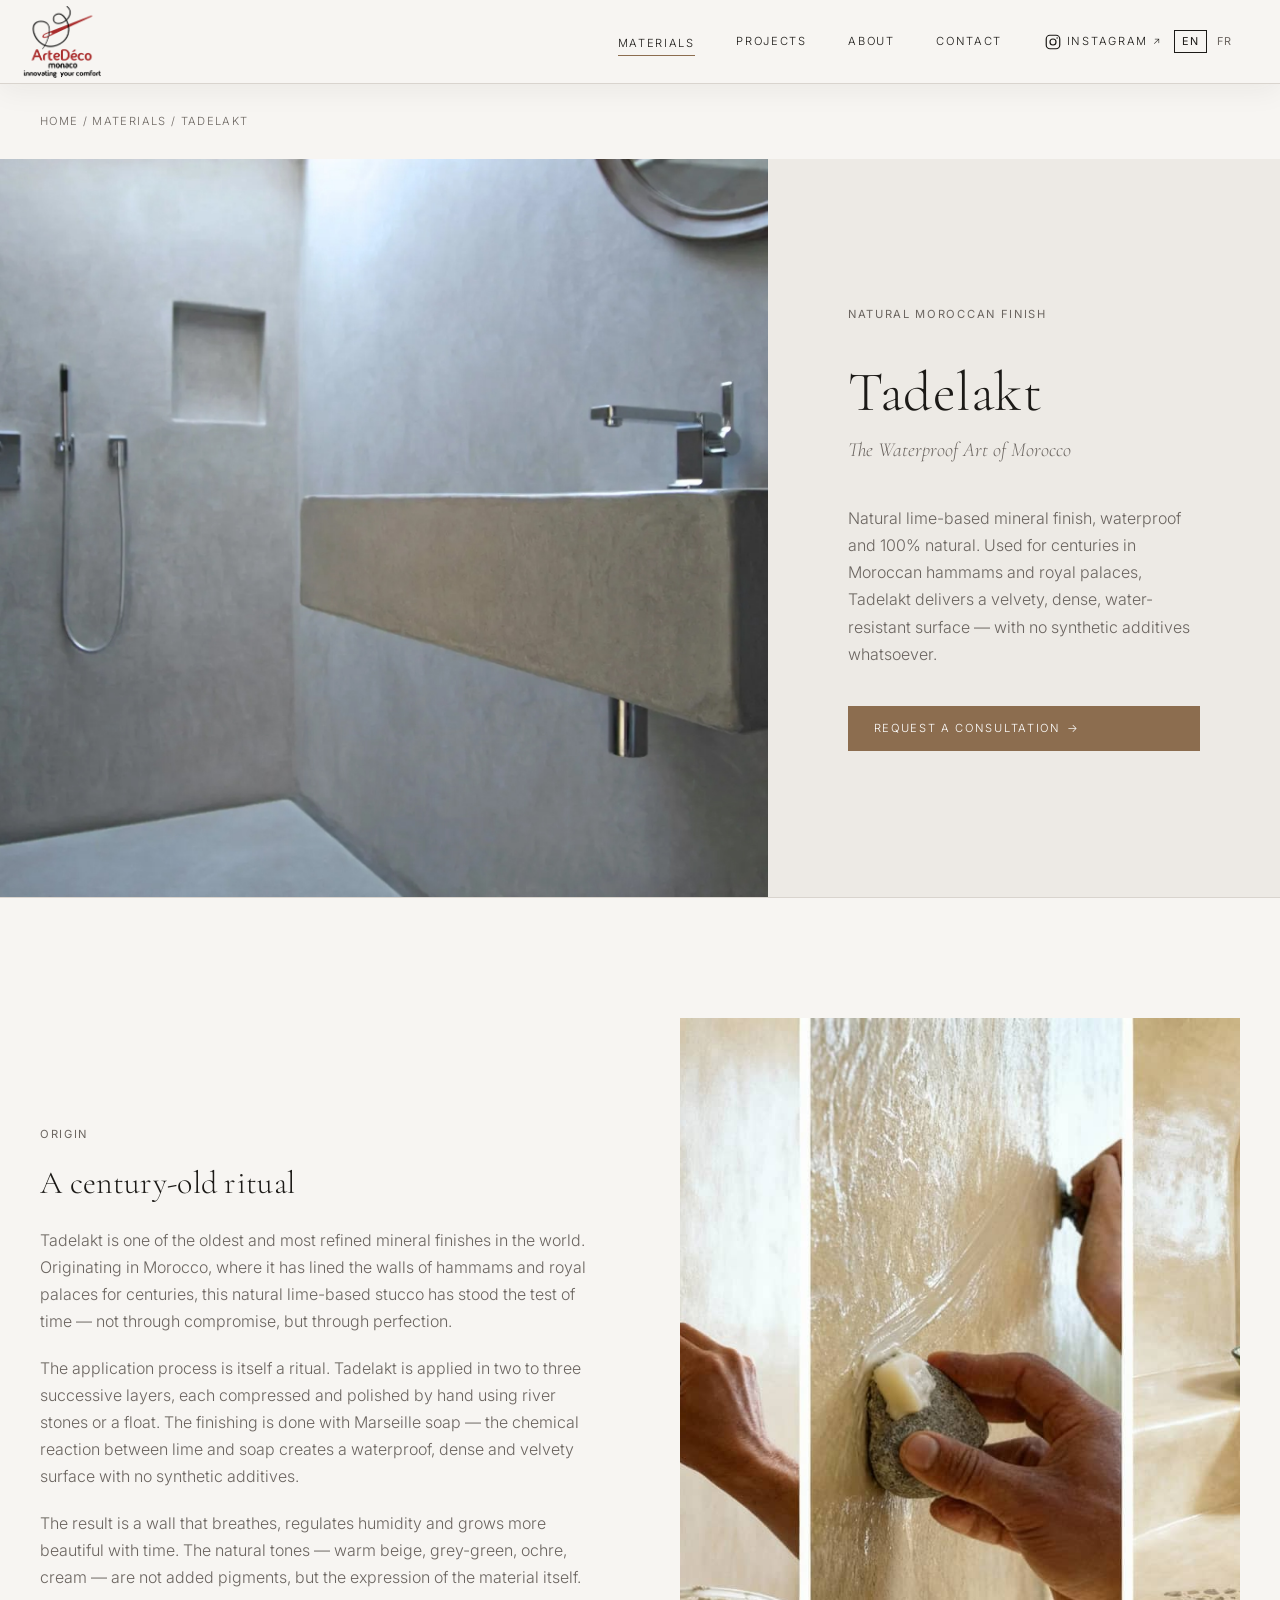
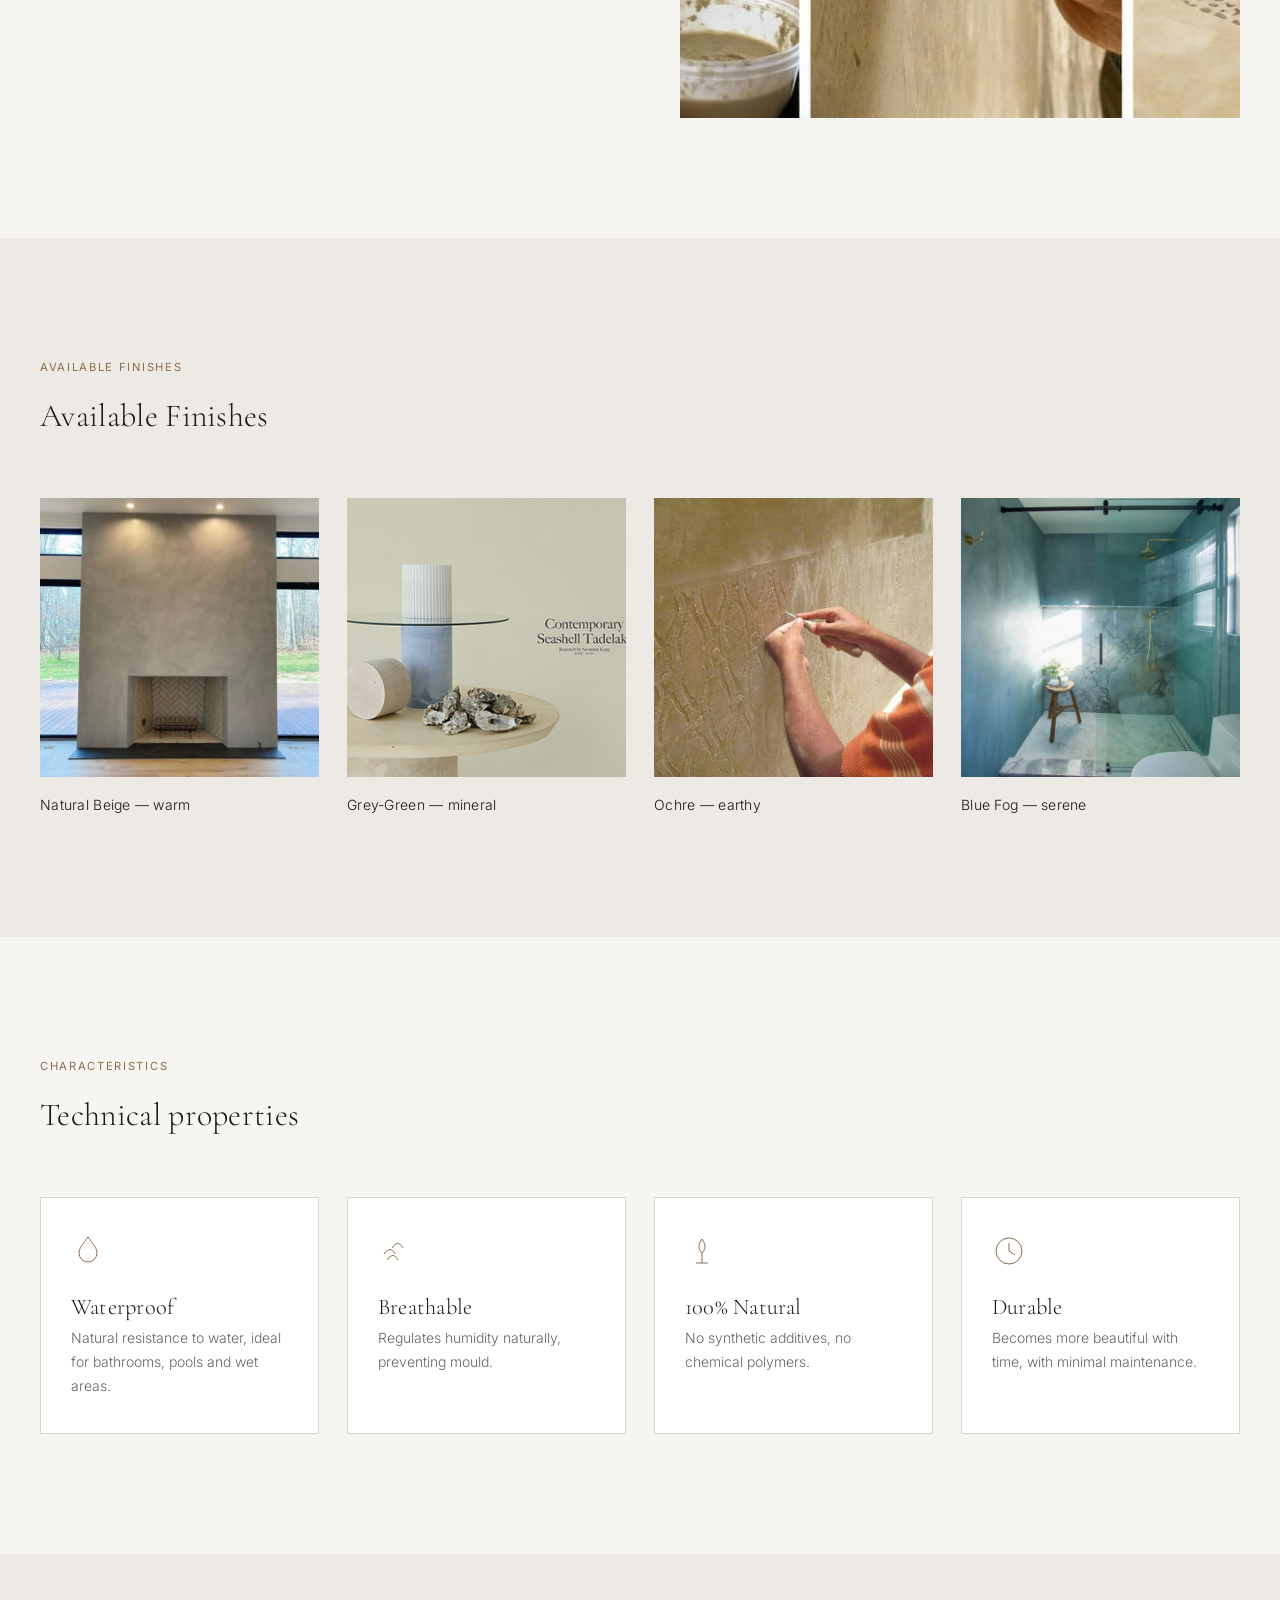
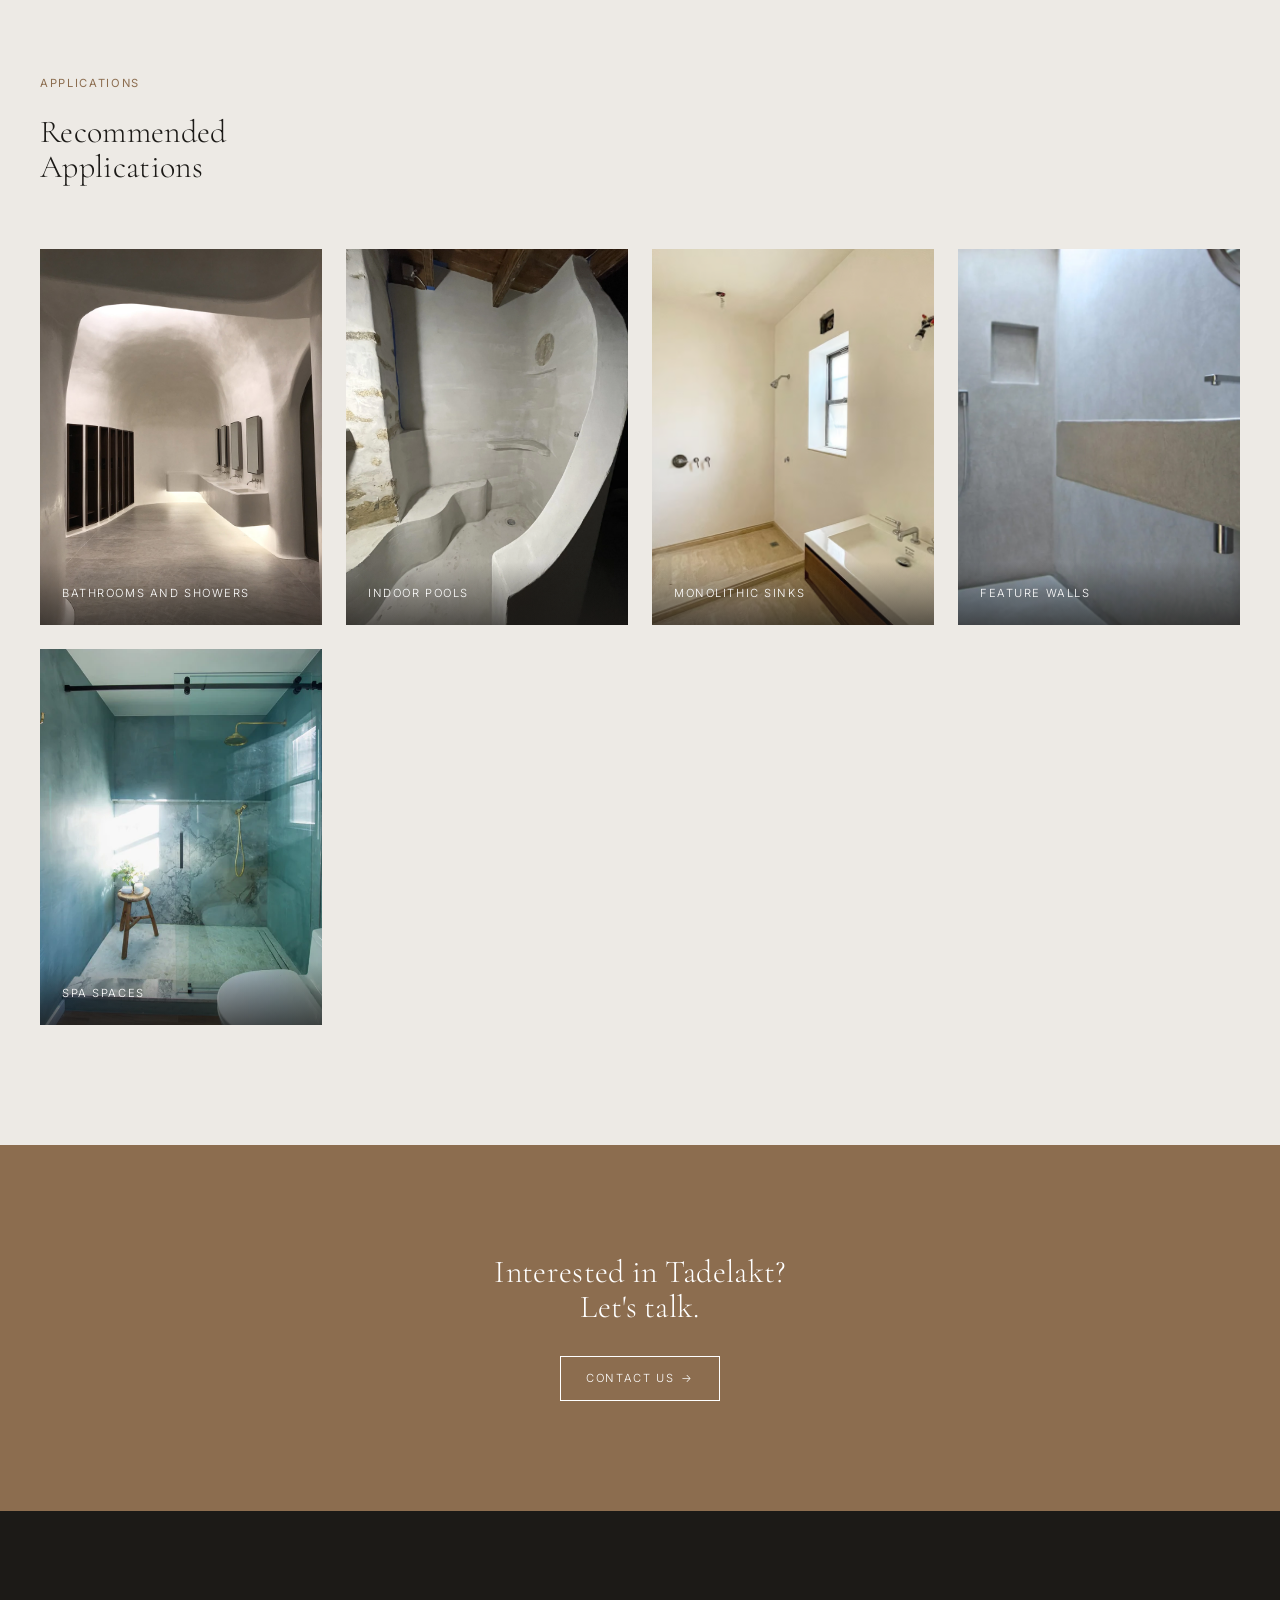
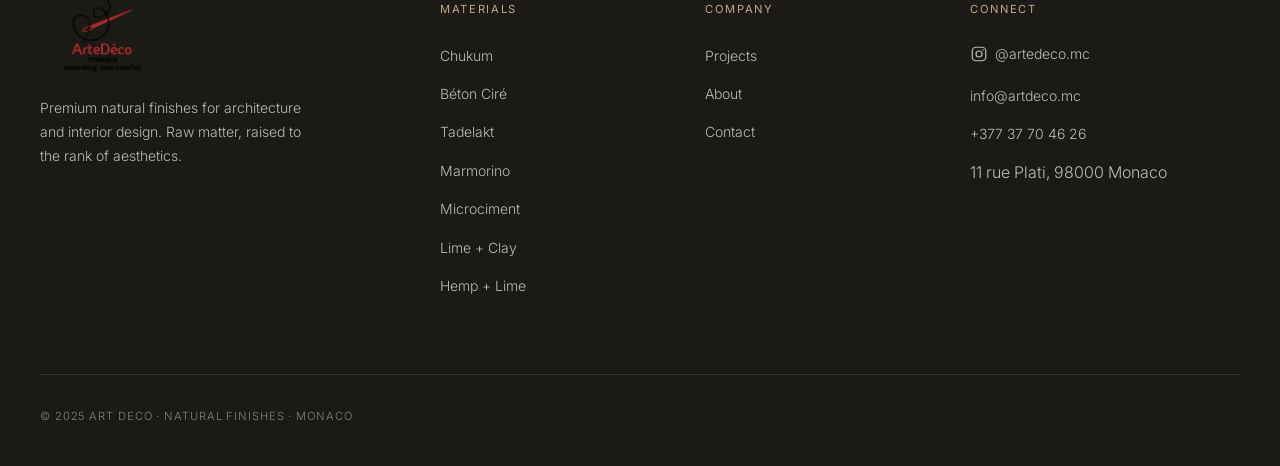
<file: material-tadelakt.html>
﻿<!DOCTYPE html>
<html lang="en">
<head>
  <meta charset="UTF-8" />
  <meta name="viewport" content="width=device-width, initial-scale=1.0" />
  <title>Tadelakt — Natural Moroccan Finish | Art Deco</title>
  <meta name="description" content="Tadelakt: natural lime-based mineral finish, waterproof and 100% natural. Premium alternative to Chukum for bathrooms, pools and wet areas." />
  <link rel="preconnect" href="https://fonts.googleapis.com" />
  <link rel="preconnect" href="https://fonts.gstatic.com" crossorigin />
  <link href="https://fonts.googleapis.com/css2?family=Cormorant+Garamond:ital,wght@0,300;0,400;0,600;1,300;1,400&family=Inter:wght@300;400&display=swap" rel="stylesheet" />
  <link rel="stylesheet" href="css/style.css" />
  <link rel="icon" type="image/svg+xml" href="images/logo/favicon.svg" />
  <link rel="icon" type="image/png" sizes="32x32" href="images/logo/favicon-32.png" />
  <link rel="icon" type="image/png" sizes="16x16" href="images/logo/favicon-16.png" />
</head>
<body>

  <header class="site-header solid">
    <div class="header-inner">
      <a href="index.html" class="logo"><img src="logo%20(2)/logo-vector%20artedeco.png" alt="Art Deco" class="logo-img" /></a>
      <nav class="main-nav" aria-label="Main navigation">
        <div class="has-mega">
          <a href="materiale.html" class="nav-link is-active" data-i18n="nav_materials">Materials</a>
          <div class="mega-menu"><div class="mega-grid mega-grid--duo">
            <a href="material-chukum.html" class="mega-card"><div class="mega-thumb"><img src="poze%20chukum/WhatsApp%20Image%202026-05-12%20at%2009.40.22.jpeg" alt="Chukum texture" /></div><h4>Chukum</h4><p data-i18n="nav_chukum_sub">Natural Mayan plaster</p></a>
            <a href="material-beton-cire.html" class="mega-card"><div class="mega-thumb"><img src="poze%20beton%20cire/BetonCire_SEO.jpg" alt="Béton Ciré texture" /></div><h4>Béton Ciré</h4><p data-i18n="nav_beton_sub">Contemporary continuous finish</p></a>
          </div>
          <hr style="border:none;border-top:1px solid var(--color-border);margin:16px 0 12px;" />
          <p data-i18n="nav_accessible" style="font-size:10px;letter-spacing:0.12em;text-transform:uppercase;color:var(--color-text-muted,#9a9590);margin:0 0 10px;font-family:var(--font-body);">Accessible Alternatives</p>
          <div style="display:grid;grid-template-columns:1fr 1fr;gap:6px 20px;">
            <a href="material-tadelakt.html" style="font-family:var(--font-body);font-size:var(--text-xs,0.75rem);color:var(--color-ink);text-decoration:none;padding:4px 0;letter-spacing:0.06em;text-transform:uppercase;">Tadelakt</a>
            <a href="material-marmorino.html" style="font-family:var(--font-body);font-size:var(--text-xs,0.75rem);color:var(--color-ink);text-decoration:none;padding:4px 0;letter-spacing:0.06em;text-transform:uppercase;">Marmorino</a>
            <a href="material-microciment.html" data-i18n="nav_microcement" style="font-family:var(--font-body);font-size:var(--text-xs,0.75rem);color:var(--color-ink);text-decoration:none;padding:4px 0;letter-spacing:0.06em;text-transform:uppercase;">Microciment</a>
            <a href="material-var-argila.html" data-i18n="nav_lime_clay" style="font-family:var(--font-body);font-size:var(--text-xs,0.75rem);color:var(--color-ink);text-decoration:none;padding:4px 0;letter-spacing:0.06em;text-transform:uppercase;">Lime + Clay</a>
            <a href="material-canepa-var.html" data-i18n="nav_hemp_lime" style="font-family:var(--font-body);font-size:var(--text-xs,0.75rem);color:var(--color-ink);text-decoration:none;padding:4px 0;letter-spacing:0.06em;text-transform:uppercase;">Hemp + Lime</a>
          </div>
          </div>
        </div>
        <a href="proiecte.html" class="nav-link" data-i18n="nav_projects">Projects</a>
        <a href="despre.html" class="nav-link" data-i18n="nav_about">About</a>
        <a href="contact.html" class="nav-link" data-i18n="nav_contact">Contact</a>
        <a href="https://www.instagram.com/artedeco.mc/" target="_blank" rel="noopener noreferrer" class="nav-link nav-social" aria-label="Instagram @artedeco.mc">
          <svg viewBox="0 0 24 24" fill="none" stroke="currentColor" stroke-width="1.6" aria-hidden="true"><rect x="3" y="3" width="18" height="18" rx="5"/><circle cx="12" cy="12" r="4"/><circle cx="17.5" cy="6.5" r="1" fill="currentColor" stroke="none"/></svg>
          Instagram <span class="ext">↗</span>
        </a>
      </nav>
      <button class="hamburger" aria-label="Open menu" aria-expanded="false"><span></span><span></span><span></span></button>
      <div class="lang-switcher"><button class="lang-btn" data-lang="en">EN</button><button class="lang-btn" data-lang="fr">FR</button></div>
    </div>
  </header>

  <nav class="mobile-nav" aria-label="Mobile navigation">
    <div class="mobile-nav__header">
      <a href="index.html" class="logo"><img src="logo%20(2)/logo-vector%20artedeco.png" alt="Art Deco" class="logo-img" /></a>
      <button class="mobile-nav__close" aria-label="Close menu">&#x2715;</button>
    </div>
    <div class="mobile-nav__body">
      <div class="mobile-nav__item mobile-nav__item--has-sub">
        <button class="mobile-nav__btn"><span data-i18n="nav_materials">Materials</span> <span class="mobile-nav__arrow">&#x25BC;</span></button>
        <div class="mobile-nav__sub">
          <a href="materiale.html" class="mobile-nav__sub-all" data-i18n="nav_all_materials">All materials →</a>
          <div class="mobile-nav__sub-group">
            <span class="mobile-nav__sub-label" data-i18n="nav_premium">Premium</span>
            <a href="material-chukum.html">Chukum</a>
            <a href="material-beton-cire.html">B&eacute;ton Cir&eacute;</a>
          </div>
          <div class="mobile-nav__sub-group">
            <span class="mobile-nav__sub-label" data-i18n="nav_accessible">Accessible Alternatives</span>
            <a href="material-tadelakt.html">Tadelakt</a>
            <a href="material-marmorino.html">Marmorino</a>
            <a href="material-microciment.html" data-i18n="nav_microcement">Microcement</a>
            <a href="material-var-argila.html" data-i18n="nav_lime_clay">Lime + Clay</a>
            <a href="material-canepa-var.html" data-i18n="nav_hemp_lime">Hemp + Lime</a>
          </div>
        </div>
      </div>
      <a href="proiecte.html" class="mobile-nav__link" data-i18n="nav_projects">Projects</a>
      <a href="despre.html" class="mobile-nav__link" data-i18n="nav_about">About</a>
      <a href="contact.html" class="mobile-nav__link" data-i18n="nav_contact">Contact</a>
      <a href="https://www.instagram.com/artedeco.mc/" target="_blank" rel="noopener noreferrer" class="mobile-nav__link mobile-nav__link--social">Instagram &#x2197;</a>
    </div>
  </nav>

  <!-- BREADCRUMB -->
  <div class="container">
    <nav class="breadcrumb" aria-label="Breadcrumb">
      <a href="index.html" data-i18n="lbl_home">Home</a> / <a href="materiale.html" data-i18n="lbl_breadcrumb_materials">Materials</a> / Tadelakt
    </nav>
  </div>

  <!-- HERO SPLIT -->
  <section class="material-hero">
    <div class="material-hero__media">
      <img src="poze%20tadelakt/tadelakt-plaste-los-angeles-8.jpg" alt="Wall finished with Tadelakt" />
    </div>
    <div class="material-hero__body reveal">
      <p class="eyebrow" data-i18n="tadelakt_eyebrow">Natural Moroccan Finish</p>
      <h1>Tadelakt</h1>
      <p class="material-hero__sub" data-i18n="tadelakt_sub">The Waterproof Art of Morocco</p>
      <p data-i18n="tadelakt_hero_p">Natural lime-based mineral finish, waterproof and 100% natural. Used for centuries in Moroccan hammams and royal palaces, Tadelakt delivers a velvety, dense, water-resistant surface — with no synthetic additives whatsoever.</p>
      <a href="contact.html" class="btn btn--accent" data-i18n-html="btn_request">Request a consultation <span class="arrow">→</span></a>
    </div>
  </section>

  <hr class="separator" />

  <!-- ORIGIN -->
  <section class="section">
    <div class="container">
      <div class="story-grid">
        <div class="story-text reveal">
          <p class="eyebrow" data-i18n="tadelakt_origin_eyebrow">Origin</p>
          <h2 data-i18n="tadelakt_origin_h2">A century-old ritual</h2>
          <p data-i18n="tadelakt_origin_p1">Tadelakt is one of the oldest and most refined mineral finishes in the world. Originating in Morocco, where it has lined the walls of hammams and royal palaces for centuries, this natural lime-based stucco has stood the test of time — not through compromise, but through perfection.</p>
          <p data-i18n="tadelakt_origin_p2">The application process is itself a ritual. Tadelakt is applied in two to three successive layers, each compressed and polished by hand using river stones or a float. The finishing is done with Marseille soap — the chemical reaction between lime and soap creates a waterproof, dense and velvety surface with no synthetic additives.</p>
          <p data-i18n="tadelakt_origin_p3">The result is a wall that breathes, regulates humidity and grows more beautiful with time. The natural tones — warm beige, grey-green, ochre, cream — are not added pigments, but the expression of the material itself.</p>
        </div>
        <div class="story-media reveal"><img src="poze%20tadelakt/Before-During-After-Triptych.jpg" alt="Manual application of Tadelakt" /></div>
      </div>
    </div>
  </section>

  <!-- FINISHES -->
  <section class="section section--surface">
    <div class="container">
      <div class="section-head reveal"><div><p class="eyebrow" data-i18n="tadelakt_finishes_eyebrow">Available finishes</p><h2 class="section-title" data-i18n="tadelakt_finishes_h2">Available Finishes</h2></div></div>
      <div class="finishes-grid">
        <div class="finish-card reveal"><div class="finish-swatch"><img src="poze%20tadelakt/02_cf345b5a-1a97-4f0a-90c4-d3f09a9fe765.webp" alt="Natural Beige" /></div><p>Natural Beige — warm</p></div>
        <div class="finish-card reveal"><div class="finish-swatch"><img src="poze%20tadelakt/7149eb108732153.Y3JvcCwxMjAwLDkzOCwwLDU.jpg" alt="Grey-Green" /></div><p>Grey-Green — mineral</p></div>
        <div class="finish-card reveal"><div class="finish-swatch"><img src="poze%20tadelakt/167083_493840559927_4022681_n.jpg" alt="Ochre" /></div><p>Ochre — earthy</p></div>
        <div class="finish-card reveal"><div class="finish-swatch"><img src="poze%20tadelakt/Tadelakt_Blue_Fog_3920cc94-91ef-4c2b-800b-49052cd3e4b6_600x.webp" alt="Blue Fog" /></div><p>Blue Fog — serene</p></div>
      </div>
    </div>
  </section>

  <!-- TECHNICAL PROPERTIES -->
  <section class="section">
    <div class="container">
      <div class="section-head reveal"><div><p class="eyebrow" data-i18n="lbl_characteristics">Characteristics</p><h2 class="section-title" data-i18n="lbl_tech_props2">Technical Properties</h2></div></div>
      <div class="props-grid">
        <div class="prop-card reveal">
          <svg class="why-icon" width="34" height="34" viewBox="0 0 34 34" fill="none" stroke="currentColor" stroke-width="1"><path d="M17 3c5 7 9 11 9 16a9 9 0 11-18 0c0-5 4-9 9-16z"/></svg>
          <h4 data-i18n="tadelakt_waterproof_h4">Waterproof</h4><p data-i18n="tadelakt_waterproof_p">Natural resistance to water, ideal for bathrooms, pools and wet areas.</p>
        </div>
        <div class="prop-card reveal">
          <svg class="why-icon" width="34" height="34" viewBox="0 0 34 34" fill="none" stroke="currentColor" stroke-width="1"><path d="M6 20c4-6 8-6 11 0M9 26c4-6 8-6 11 0M14 14c4-6 8-6 11 0"/></svg>
          <h4 data-i18n="tadelakt_breathable_h4">Breathable</h4><p data-i18n="tadelakt_breathable_p">Regulates humidity naturally, preventing mould.</p>
        </div>
        <div class="prop-card reveal">
          <svg class="why-icon" width="34" height="34" viewBox="0 0 34 34" fill="none" stroke="currentColor" stroke-width="1"><path d="M17 5c4 6 4 10 0 14-4-4-4-8 0-14zM17 19v10M11 29h12"/></svg>
          <h4 data-i18n="tadelakt_natural_h4">100% Natural</h4><p data-i18n="tadelakt_natural_p">No synthetic additives, no chemical polymers.</p>
        </div>
        <div class="prop-card reveal">
          <svg class="why-icon" width="34" height="34" viewBox="0 0 34 34" fill="none" stroke="currentColor" stroke-width="1"><circle cx="17" cy="17" r="13"/><path d="M17 9v8l6 4"/></svg>
          <h4 data-i18n="tadelakt_durable_h4">Durable</h4><p data-i18n="tadelakt_durable_p">Becomes more beautiful with time, with minimal maintenance.</p>
        </div>
      </div>
    </div>
  </section>

  <!-- APPLICATIONS -->
  <section class="section section--surface">
    <div class="container">
      <div class="section-head reveal"><div><p class="eyebrow" data-i18n="tadelakt_apps_eyebrow">Applications</p><h2 class="section-title" data-i18n="tadelakt_apps_h2">Recommended Applications</h2></div></div>
      <div class="applications-grid">
        <div class="application-card reveal"><img src="poze%20tadelakt/tadelakt_oriental_bathrom.jpg" alt="Bathrooms and showers" /><span data-i18n="tadelakt_app_bath">Bathrooms and showers</span></div>
        <div class="application-card reveal"><img src="poze%20tadelakt/IMG_0880-scaled.webp" alt="Indoor pools" /><span data-i18n="tadelakt_app_pool">Indoor pools</span></div>
        <div class="application-card reveal"><img src="poze%20tadelakt/ec932ce0-c1bd-4da6-a4ee-30a9f13c4a9c-mePvxavw6VskN1Mp.avif" alt="Monolithic sinks" /><span data-i18n="tadelakt_app_sinks">Monolithic sinks</span></div>
        <div class="application-card reveal"><img src="poze%20tadelakt/tadelakt-plaste-los-angeles-8.jpg" alt="Feature walls" /><span data-i18n="tadelakt_app_walls">Feature walls</span></div>
        <div class="application-card reveal"><img src="poze%20tadelakt/Tadelakt_Blue_Fog_3920cc94-91ef-4c2b-800b-49052cd3e4b6_600x.webp" alt="Spa spaces" /><span data-i18n="tadelakt_app_spa">Spa spaces</span></div>
      </div>
    </div>
  </section>

  <!-- FINAL CTA -->
  <section class="cta-band reveal">
    <h2 data-i18n="tadelakt_cta_h2">Interested in Tadelakt? Let's talk.</h2>
    <a href="contact.html" class="btn btn--light" data-i18n-html="btn_contact_us">Contact us <span class="arrow">→</span></a>
  </section>

  <footer class="site-footer">
    <div class="container">
      <div class="footer-grid">
        <div class="footer-col"><a href="index.html" class="logo"><img src="logo%20(2)/logo-vector%20artedeco.png" alt="Art Deco" class="logo-img" /></a><p class="footer-tag" data-i18n="footer_tag">Premium natural finishes for architecture and interior design. Raw matter, raised to the rank of aesthetics.</p></div>
        <div class="footer-col"><h5 data-i18n="footer_materials">Materials</h5><ul><li><a href="material-chukum.html">Chukum</a></li><li><a href="material-beton-cire.html">Béton Ciré</a></li><li><a href="material-tadelakt.html">Tadelakt</a></li><li><a href="material-marmorino.html">Marmorino</a></li><li><a href="material-microciment.html">Microciment</a></li><li><a href="material-var-argila.html">Lime + Clay</a></li><li><a href="material-canepa-var.html">Hemp + Lime</a></li></ul></div>
        <div class="footer-col"><h5 data-i18n="footer_company">Company</h5><ul><li><a href="proiecte.html" data-i18n="footer_projects">Projects</a></li><li><a href="despre.html" data-i18n="footer_about">About</a></li><li><a href="contact.html" data-i18n="footer_contact">Contact</a></li></ul></div>
        <div class="footer-col footer-social"><h5 data-i18n="footer_connect">Connect</h5><ul><li><a href="https://www.instagram.com/artedeco.mc/" target="_blank" rel="noopener noreferrer"><svg viewBox="0 0 24 24" fill="none" stroke="currentColor" stroke-width="1.6" aria-hidden="true"><rect x="3" y="3" width="18" height="18" rx="5"/><circle cx="12" cy="12" r="4"/><circle cx="17.5" cy="6.5" r="1" fill="currentColor" stroke="none"/></svg>@artedeco.mc</a></li><li><a href="mailto:info@artdeco.mc">info@artdeco.mc</a></li><li><a href="tel:+37737704626">+377 37 70 46 26</a></li><li>11 rue Plati, 98000 Monaco</li></ul></div>
      </div>
      <div class="footer-bottom" data-i18n="footer_copy">© 2025 Art Deco · Natural Finishes · Monaco</div>
    </div>
  </footer>

  <script src="js/i18n.js"></script>
  <script src="js/main.js"></script>
</body>
</html>
</file>
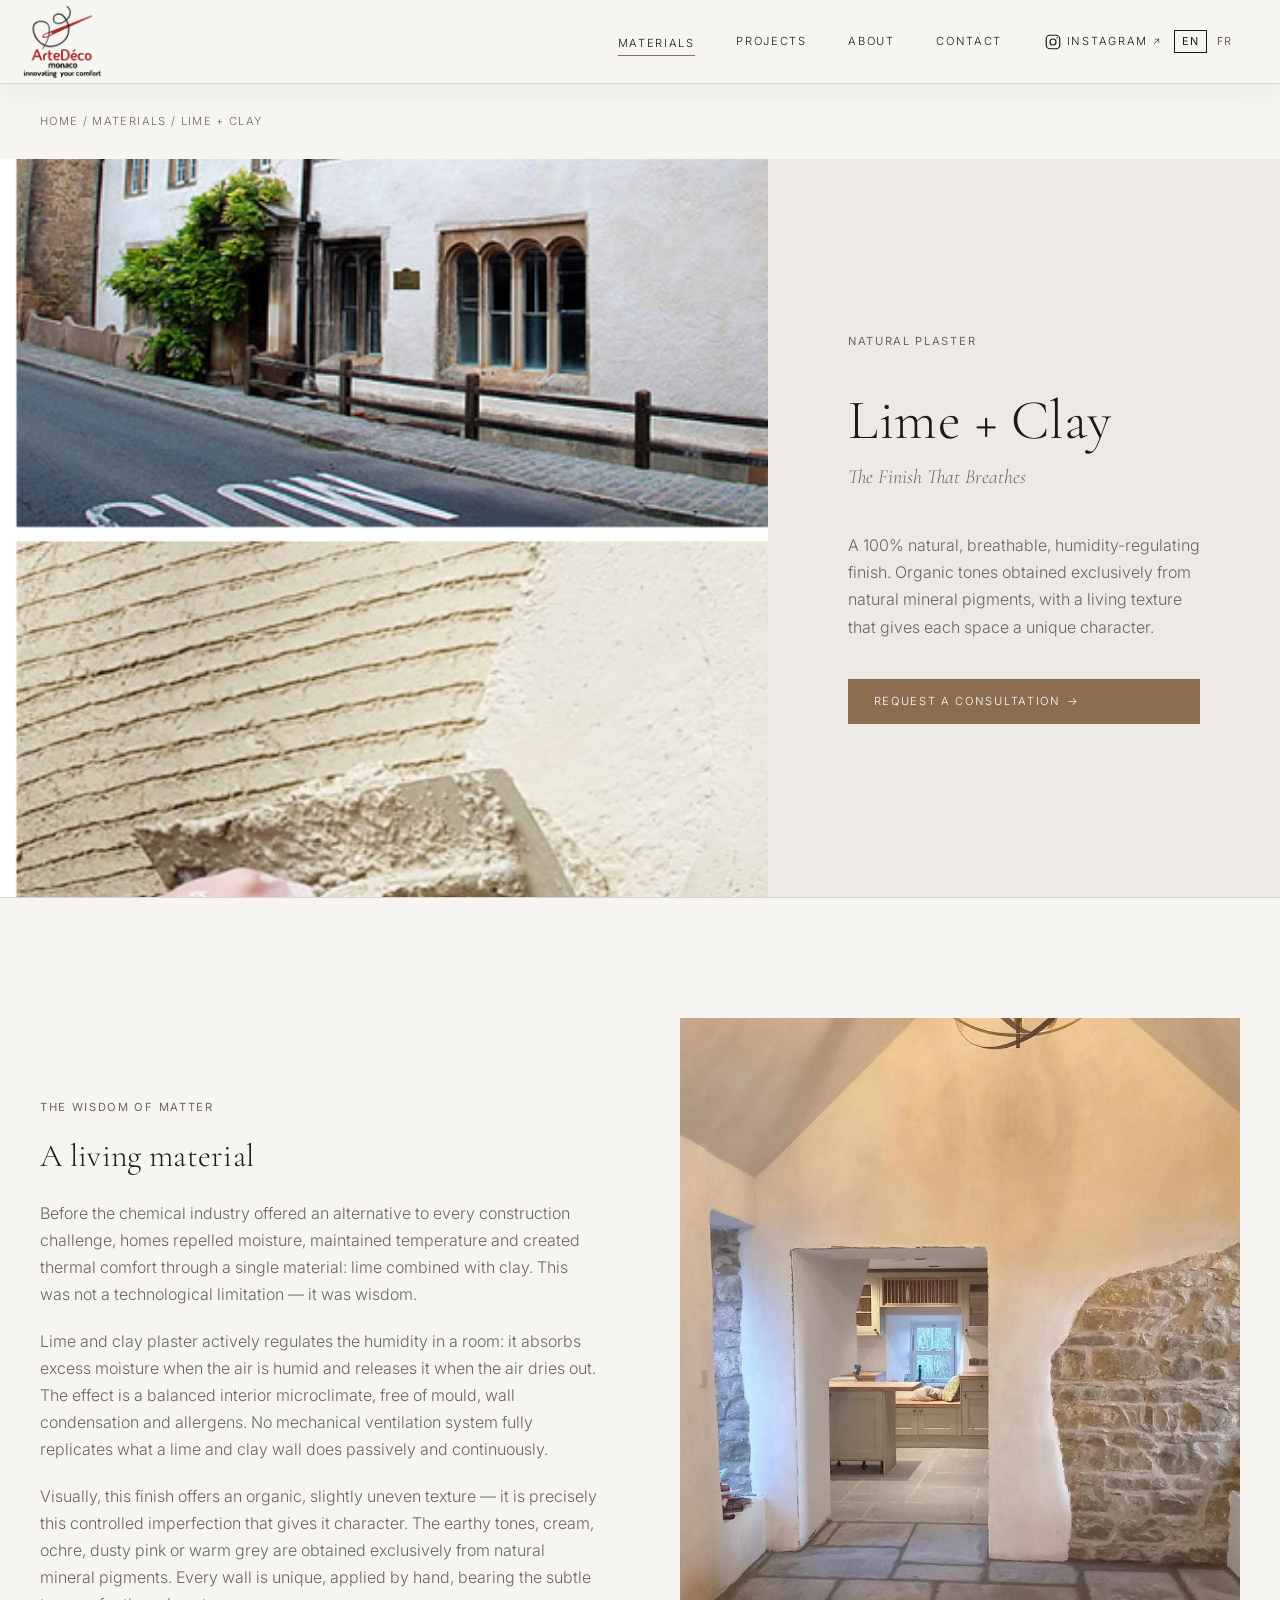
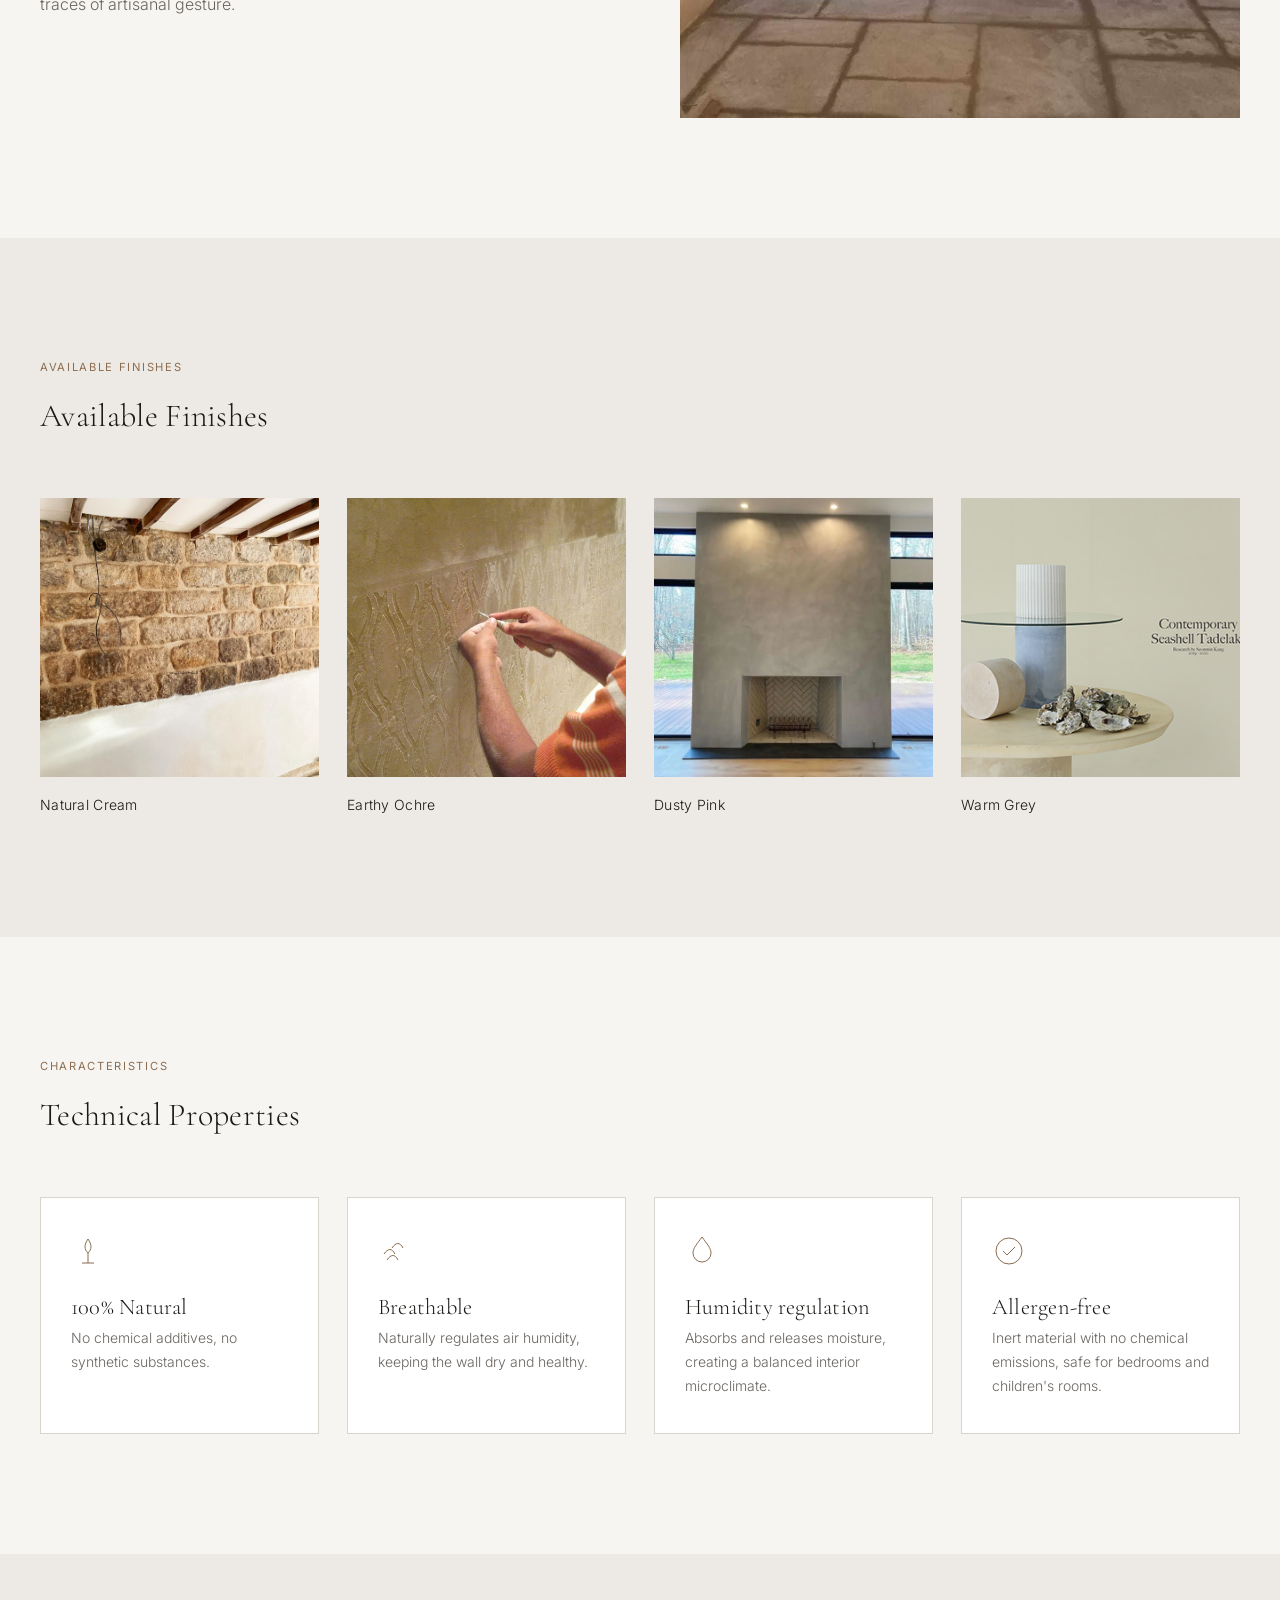
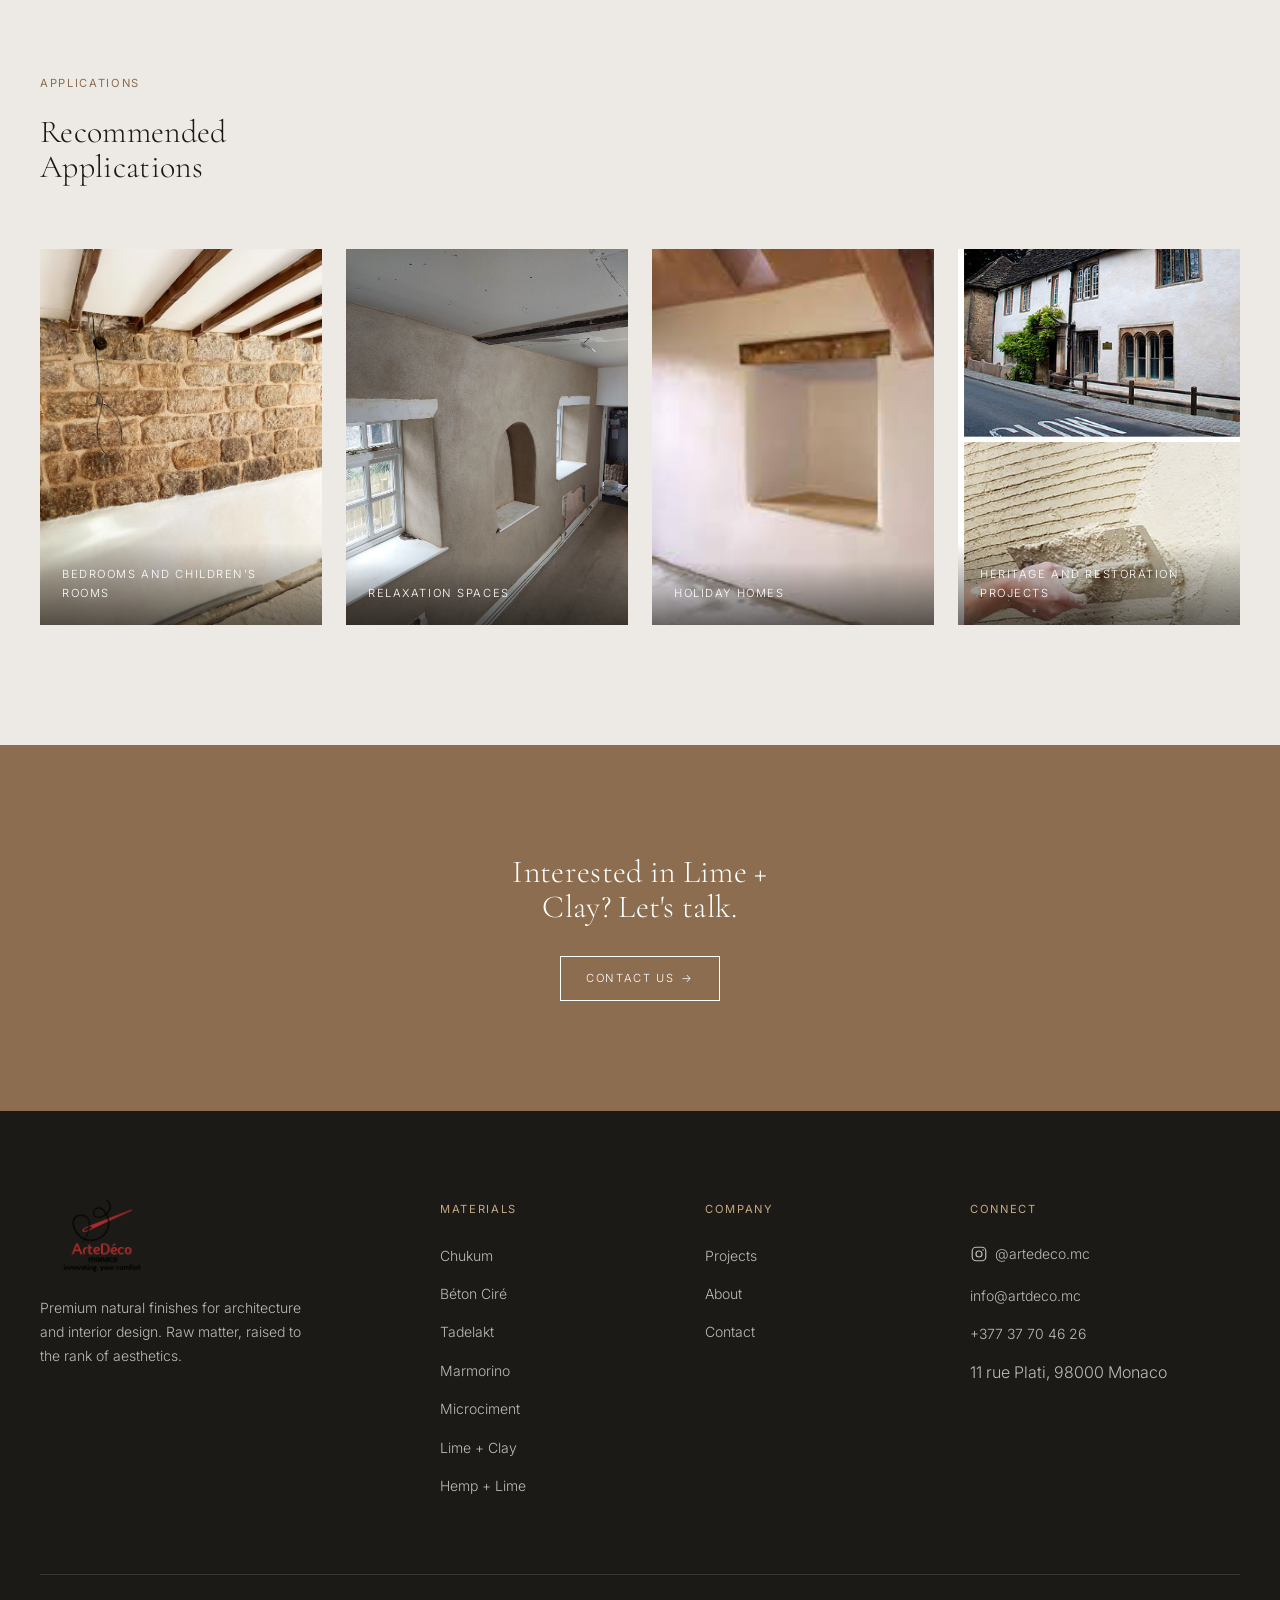
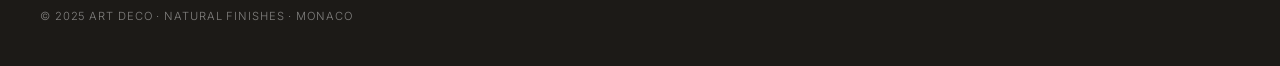
<file: material-var-argila.html>
﻿<!DOCTYPE html>
<html lang="en">
<head>
  <meta charset="UTF-8" />
  <meta name="viewport" content="width=device-width, initial-scale=1.0" />
  <title>Lime + Clay — Natural Breathable Finish | Art Deco</title>
  <meta name="description" content="Lime and clay plaster: 100% natural, breathable, humidity-regulating finish. Ecological and accessible alternative to Chukum." />
  <link rel="preconnect" href="https://fonts.googleapis.com" />
  <link rel="preconnect" href="https://fonts.gstatic.com" crossorigin />
  <link href="https://fonts.googleapis.com/css2?family=Cormorant+Garamond:ital,wght@0,300;0,400;0,600;1,300;1,400&family=Inter:wght@300;400&display=swap" rel="stylesheet" />
  <link rel="stylesheet" href="css/style.css" />
  <link rel="icon" type="image/svg+xml" href="images/logo/favicon.svg" />
  <link rel="icon" type="image/png" sizes="32x32" href="images/logo/favicon-32.png" />
  <link rel="icon" type="image/png" sizes="16x16" href="images/logo/favicon-16.png" />
</head>
<body>

  <header class="site-header solid">
    <div class="header-inner">
      <a href="index.html" class="logo"><img src="logo%20(2)/logo-vector%20artedeco.png" alt="Art Deco" class="logo-img" /></a>
      <nav class="main-nav" aria-label="Main navigation">
        <div class="has-mega">
          <a href="materiale.html" class="nav-link is-active" data-i18n="nav_materials">Materials</a>
          <div class="mega-menu"><div class="mega-grid mega-grid--duo">
            <a href="material-chukum.html" class="mega-card"><div class="mega-thumb"><img src="poze%20chukum/WhatsApp%20Image%202026-05-12%20at%2009.40.22.jpeg" alt="Chukum texture" /></div><h4>Chukum</h4><p data-i18n="nav_chukum_sub">Natural Mayan plaster</p></a>
            <a href="material-beton-cire.html" class="mega-card"><div class="mega-thumb"><img src="poze%20beton%20cire/BetonCire_SEO.jpg" alt="Béton Ciré texture" /></div><h4>Béton Ciré</h4><p data-i18n="nav_beton_sub">Contemporary continuous finish</p></a>
          </div>
          <hr style="border:none;border-top:1px solid var(--color-border);margin:16px 0 12px;" />
          <p data-i18n="nav_accessible" style="font-size:10px;letter-spacing:0.12em;text-transform:uppercase;color:var(--color-text-muted,#9a9590);margin:0 0 10px;font-family:var(--font-body);">Accessible Alternatives</p>
          <div style="display:grid;grid-template-columns:1fr 1fr;gap:6px 20px;">
            <a href="material-tadelakt.html" style="font-family:var(--font-body);font-size:var(--text-xs,0.75rem);color:var(--color-ink);text-decoration:none;padding:4px 0;letter-spacing:0.06em;text-transform:uppercase;">Tadelakt</a>
            <a href="material-marmorino.html" style="font-family:var(--font-body);font-size:var(--text-xs,0.75rem);color:var(--color-ink);text-decoration:none;padding:4px 0;letter-spacing:0.06em;text-transform:uppercase;">Marmorino</a>
            <a href="material-microciment.html" data-i18n="nav_microcement" style="font-family:var(--font-body);font-size:var(--text-xs,0.75rem);color:var(--color-ink);text-decoration:none;padding:4px 0;letter-spacing:0.06em;text-transform:uppercase;">Microciment</a>
            <a href="material-var-argila.html" data-i18n="nav_lime_clay" style="font-family:var(--font-body);font-size:var(--text-xs,0.75rem);color:var(--color-ink);text-decoration:none;padding:4px 0;letter-spacing:0.06em;text-transform:uppercase;">Lime + Clay</a>
            <a href="material-canepa-var.html" data-i18n="nav_hemp_lime" style="font-family:var(--font-body);font-size:var(--text-xs,0.75rem);color:var(--color-ink);text-decoration:none;padding:4px 0;letter-spacing:0.06em;text-transform:uppercase;">Hemp + Lime</a>
          </div>
          </div>
        </div>
        <a href="proiecte.html" class="nav-link" data-i18n="nav_projects">Projects</a>
        <a href="despre.html" class="nav-link" data-i18n="nav_about">About</a>
        <a href="contact.html" class="nav-link" data-i18n="nav_contact">Contact</a>
        <a href="https://www.instagram.com/artedeco.mc/" target="_blank" rel="noopener noreferrer" class="nav-link nav-social" aria-label="Instagram @artedeco.mc">
          <svg viewBox="0 0 24 24" fill="none" stroke="currentColor" stroke-width="1.6" aria-hidden="true"><rect x="3" y="3" width="18" height="18" rx="5"/><circle cx="12" cy="12" r="4"/><circle cx="17.5" cy="6.5" r="1" fill="currentColor" stroke="none"/></svg>
          Instagram <span class="ext">↗</span>
        </a>
      </nav>
      <button class="hamburger" aria-label="Open menu" aria-expanded="false"><span></span><span></span><span></span></button>
      <div class="lang-switcher"><button class="lang-btn" data-lang="en">EN</button><button class="lang-btn" data-lang="fr">FR</button></div>
    </div>
  </header>

  <nav class="mobile-nav" aria-label="Mobile navigation">
    <div class="mobile-nav__header">
      <a href="index.html" class="logo"><img src="logo%20(2)/logo-vector%20artedeco.png" alt="Art Deco" class="logo-img" /></a>
      <button class="mobile-nav__close" aria-label="Close menu">&#x2715;</button>
    </div>
    <div class="mobile-nav__body">
      <div class="mobile-nav__item mobile-nav__item--has-sub">
        <button class="mobile-nav__btn"><span data-i18n="nav_materials">Materials</span> <span class="mobile-nav__arrow">&#x25BC;</span></button>
        <div class="mobile-nav__sub">
          <a href="materiale.html" class="mobile-nav__sub-all" data-i18n="nav_all_materials">All materials →</a>
          <div class="mobile-nav__sub-group">
            <span class="mobile-nav__sub-label" data-i18n="nav_premium">Premium</span>
            <a href="material-chukum.html">Chukum</a>
            <a href="material-beton-cire.html">B&eacute;ton Cir&eacute;</a>
          </div>
          <div class="mobile-nav__sub-group">
            <span class="mobile-nav__sub-label" data-i18n="nav_accessible">Accessible Alternatives</span>
            <a href="material-tadelakt.html">Tadelakt</a>
            <a href="material-marmorino.html">Marmorino</a>
            <a href="material-microciment.html" data-i18n="nav_microcement">Microcement</a>
            <a href="material-var-argila.html" data-i18n="nav_lime_clay">Lime + Clay</a>
            <a href="material-canepa-var.html" data-i18n="nav_hemp_lime">Hemp + Lime</a>
          </div>
        </div>
      </div>
      <a href="proiecte.html" class="mobile-nav__link" data-i18n="nav_projects">Projects</a>
      <a href="despre.html" class="mobile-nav__link" data-i18n="nav_about">About</a>
      <a href="contact.html" class="mobile-nav__link" data-i18n="nav_contact">Contact</a>
      <a href="https://www.instagram.com/artedeco.mc/" target="_blank" rel="noopener noreferrer" class="mobile-nav__link mobile-nav__link--social">Instagram &#x2197;</a>
    </div>
  </nav>

  <!-- BREADCRUMB -->
  <div class="container">
    <nav class="breadcrumb" aria-label="Breadcrumb">
      <a href="index.html" data-i18n="lbl_home">Home</a> / <a href="materiale.html" data-i18n="lbl_breadcrumb_materials">Materials</a> / Lime + Clay
    </nav>
  </div>

  <!-- HERO SPLIT -->
  <section class="material-hero">
    <div class="material-hero__media">
      <img src="hemp%20lime/lime-plastering-repair.jpg" alt="Natural lime and clay plaster wall" />
    </div>
    <div class="material-hero__body reveal">
      <p class="eyebrow" data-i18n="clay_eyebrow">Natural Plaster</p>
      <h1>Lime + Clay</h1>
      <p class="material-hero__sub" data-i18n="clay_sub">The Finish That Breathes</p>
      <p data-i18n="clay_hero_p">A 100% natural, breathable, humidity-regulating finish. Organic tones obtained exclusively from natural mineral pigments, with a living texture that gives each space a unique character.</p>
      <a href="contact.html" class="btn btn--accent" data-i18n-html="btn_request">Request a consultation <span class="arrow">→</span></a>
    </div>
  </section>

  <hr class="separator" />

  <!-- MATERIAL STORY -->
  <section class="section">
    <div class="container">
      <div class="story-grid">
        <div class="story-text reveal">
          <p class="eyebrow" data-i18n="clay_wisdom_eyebrow">The Wisdom of Matter</p>
          <h2 data-i18n="clay_wisdom_h2">A living material</h2>
          <p data-i18n="clay_wisdom_p1">Before the chemical industry offered an alternative to every construction challenge, homes repelled moisture, maintained temperature and created thermal comfort through a single material: lime combined with clay. This was not a technological limitation — it was wisdom.</p>
          <p data-i18n="clay_wisdom_p2">Lime and clay plaster actively regulates the humidity in a room: it absorbs excess moisture when the air is humid and releases it when the air dries out. The effect is a balanced interior microclimate, free of mould, wall condensation and allergens. No mechanical ventilation system fully replicates what a lime and clay wall does passively and continuously.</p>
          <p data-i18n="clay_wisdom_p3">Visually, this finish offers an organic, slightly uneven texture — it is precisely this controlled imperfection that gives it character. The earthy tones, cream, ochre, dusty pink or warm grey are obtained exclusively from natural mineral pigments. Every wall is unique, applied by hand, bearing the subtle traces of artisanal gesture.</p>
        </div>
        <div class="story-media reveal"><img src="hemp%20lime/Roundtower_Supertherm_Irish_Homestead.webp" alt="Natural lime and clay plaster" /></div>
      </div>
    </div>
  </section>

  <!-- FINISHES -->
  <section class="section section--surface">
    <div class="container">
      <div class="section-head reveal"><div><p class="eyebrow">Available finishes</p><h2 class="section-title">Available Finishes</h2></div></div>
      <div class="finishes-grid">
        <div class="finish-card reveal"><div class="finish-swatch"><img src="hemp%20lime/IMG_1282.webp" alt="Natural Cream" /></div><p>Natural Cream</p></div>
        <div class="finish-card reveal"><div class="finish-swatch"><img src="poze%20tadelakt/167083_493840559927_4022681_n.jpg" alt="Earthy Ochre" /></div><p>Earthy Ochre</p></div>
        <div class="finish-card reveal"><div class="finish-swatch"><img src="poze%20tadelakt/02_cf345b5a-1a97-4f0a-90c4-d3f09a9fe765.webp" alt="Dusty Pink" /></div><p>Dusty Pink</p></div>
        <div class="finish-card reveal"><div class="finish-swatch"><img src="poze%20tadelakt/7149eb108732153.Y3JvcCwxMjAwLDkzOCwwLDU.jpg" alt="Warm Grey" /></div><p>Warm Grey</p></div>
      </div>
    </div>
  </section>

  <!-- TECHNICAL PROPERTIES -->
  <section class="section">
    <div class="container">
      <div class="section-head reveal"><div><p class="eyebrow">Characteristics</p><h2 class="section-title">Technical Properties</h2></div></div>
      <div class="props-grid">
        <div class="prop-card reveal">
          <svg class="why-icon" width="34" height="34" viewBox="0 0 34 34" fill="none" stroke="currentColor" stroke-width="1"><path d="M17 5c4 6 4 10 0 14-4-4-4-8 0-14zM17 19v10M11 29h12"/></svg>
          <h4>100% Natural</h4><p>No chemical additives, no synthetic substances.</p>
        </div>
        <div class="prop-card reveal">
          <svg class="why-icon" width="34" height="34" viewBox="0 0 34 34" fill="none" stroke="currentColor" stroke-width="1"><path d="M6 20c4-6 8-6 11 0M9 26c4-6 8-6 11 0M14 14c4-6 8-6 11 0"/></svg>
          <h4>Breathable</h4><p>Naturally regulates air humidity, keeping the wall dry and healthy.</p>
        </div>
        <div class="prop-card reveal">
          <svg class="why-icon" width="34" height="34" viewBox="0 0 34 34" fill="none" stroke="currentColor" stroke-width="1"><path d="M17 3c5 7 9 11 9 16a9 9 0 11-18 0c0-5 4-9 9-16z"/></svg>
          <h4>Humidity regulation</h4><p>Absorbs and releases moisture, creating a balanced interior microclimate.</p>
        </div>
        <div class="prop-card reveal">
          <svg class="why-icon" width="34" height="34" viewBox="0 0 34 34" fill="none" stroke="currentColor" stroke-width="1"><circle cx="17" cy="17" r="13"/><path d="M11 17l4 4 8-8"/></svg>
          <h4>Allergen-free</h4><p>Inert material with no chemical emissions, safe for bedrooms and children's rooms.</p>
        </div>
      </div>
    </div>
  </section>

  <!-- APPLICATIONS -->
  <section class="section section--surface">
    <div class="container">
      <div class="section-head reveal"><div><p class="eyebrow">Applications</p><h2 class="section-title">Recommended Applications</h2></div></div>
      <div class="applications-grid">
        <div class="application-card reveal"><img src="hemp%20lime/IMG_1282.webp" alt="Bedrooms and children's rooms" /><span>Bedrooms and children's rooms</span></div>
        <div class="application-card reveal"><img src="hemp%20lime/20220202_161229-rotated.jpg" alt="Relaxation spaces" /><span>Relaxation spaces</span></div>
        <div class="application-card reveal"><img src="hemp%20lime/hemp.jpg" alt="Holiday homes" /><span>Holiday homes</span></div>
        <div class="application-card reveal"><img src="hemp%20lime/lime-plastering-repair.jpg" alt="Heritage and restoration projects" /><span>Heritage and restoration projects</span></div>
      </div>
    </div>
  </section>

  <!-- FINAL CTA -->
  <section class="cta-band reveal">
    <h2 data-i18n="clay_cta_h2">Interested in Lime + Clay? Let's talk.</h2>
    <a href="contact.html" class="btn btn--light" data-i18n-html="btn_contact_us">Contact us <span class="arrow">→</span></a>
  </section>

  <footer class="site-footer">
    <div class="container">
      <div class="footer-grid">
        <div class="footer-col"><a href="index.html" class="logo"><img src="logo%20(2)/logo-vector%20artedeco.png" alt="Art Deco" class="logo-img" /></a><p class="footer-tag" data-i18n="footer_tag">Premium natural finishes for architecture and interior design. Raw matter, raised to the rank of aesthetics.</p></div>
        <div class="footer-col"><h5 data-i18n="footer_materials">Materials</h5><ul><li><a href="material-chukum.html">Chukum</a></li><li><a href="material-beton-cire.html">Béton Ciré</a></li><li><a href="material-tadelakt.html">Tadelakt</a></li><li><a href="material-marmorino.html">Marmorino</a></li><li><a href="material-microciment.html">Microciment</a></li><li><a href="material-var-argila.html">Lime + Clay</a></li><li><a href="material-canepa-var.html">Hemp + Lime</a></li></ul></div>
        <div class="footer-col"><h5 data-i18n="footer_company">Company</h5><ul><li><a href="proiecte.html" data-i18n="footer_projects">Projects</a></li><li><a href="despre.html" data-i18n="footer_about">About</a></li><li><a href="contact.html" data-i18n="footer_contact">Contact</a></li></ul></div>
        <div class="footer-col footer-social"><h5 data-i18n="footer_connect">Connect</h5><ul><li><a href="https://www.instagram.com/artedeco.mc/" target="_blank" rel="noopener noreferrer"><svg viewBox="0 0 24 24" fill="none" stroke="currentColor" stroke-width="1.6" aria-hidden="true"><rect x="3" y="3" width="18" height="18" rx="5"/><circle cx="12" cy="12" r="4"/><circle cx="17.5" cy="6.5" r="1" fill="currentColor" stroke="none"/></svg>@artedeco.mc</a></li><li><a href="mailto:info@artdeco.mc">info@artdeco.mc</a></li><li><a href="tel:+37737704626">+377 37 70 46 26</a></li><li>11 rue Plati, 98000 Monaco</li></ul></div>
      </div>
      <div class="footer-bottom" data-i18n="footer_copy">© 2025 Art Deco · Natural Finishes · Monaco</div>
    </div>
  </footer>

  <script src="js/i18n.js"></script>
  <script src="js/main.js"></script>
</body>
</html>
</file>
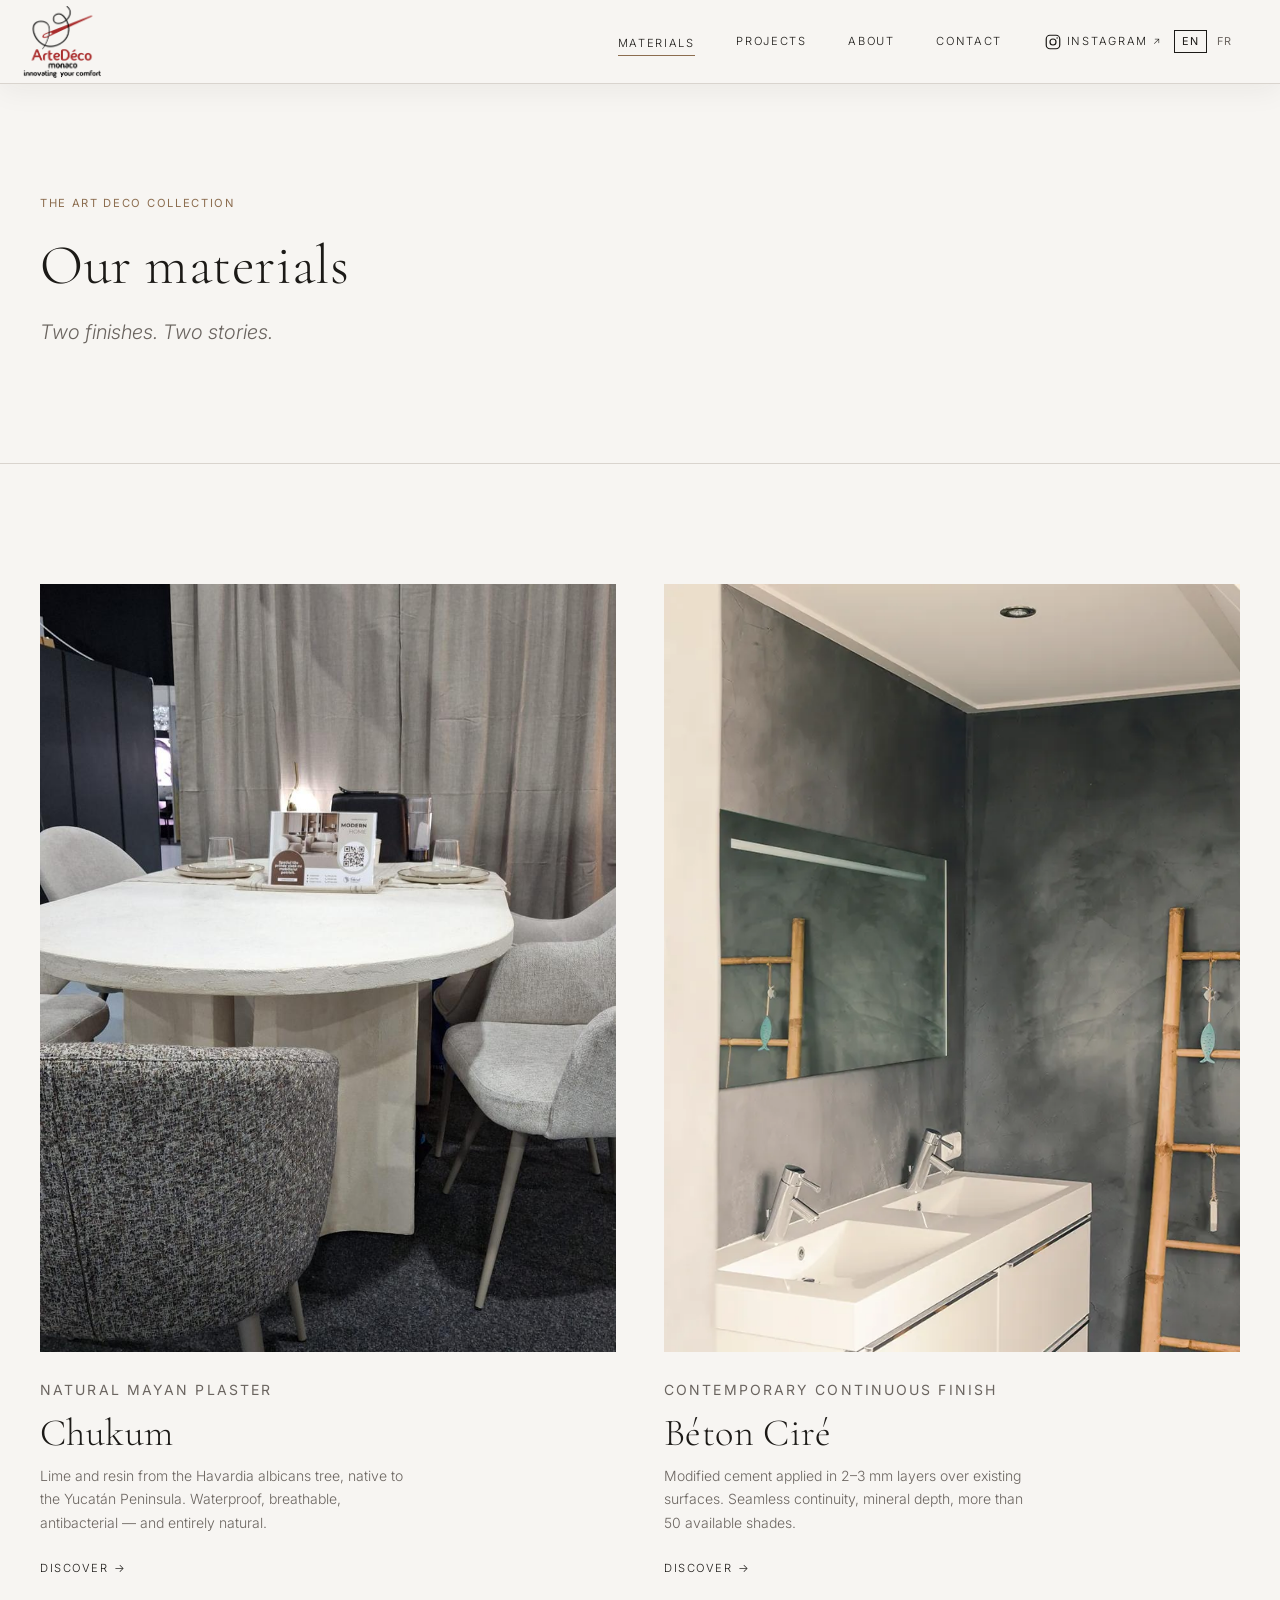
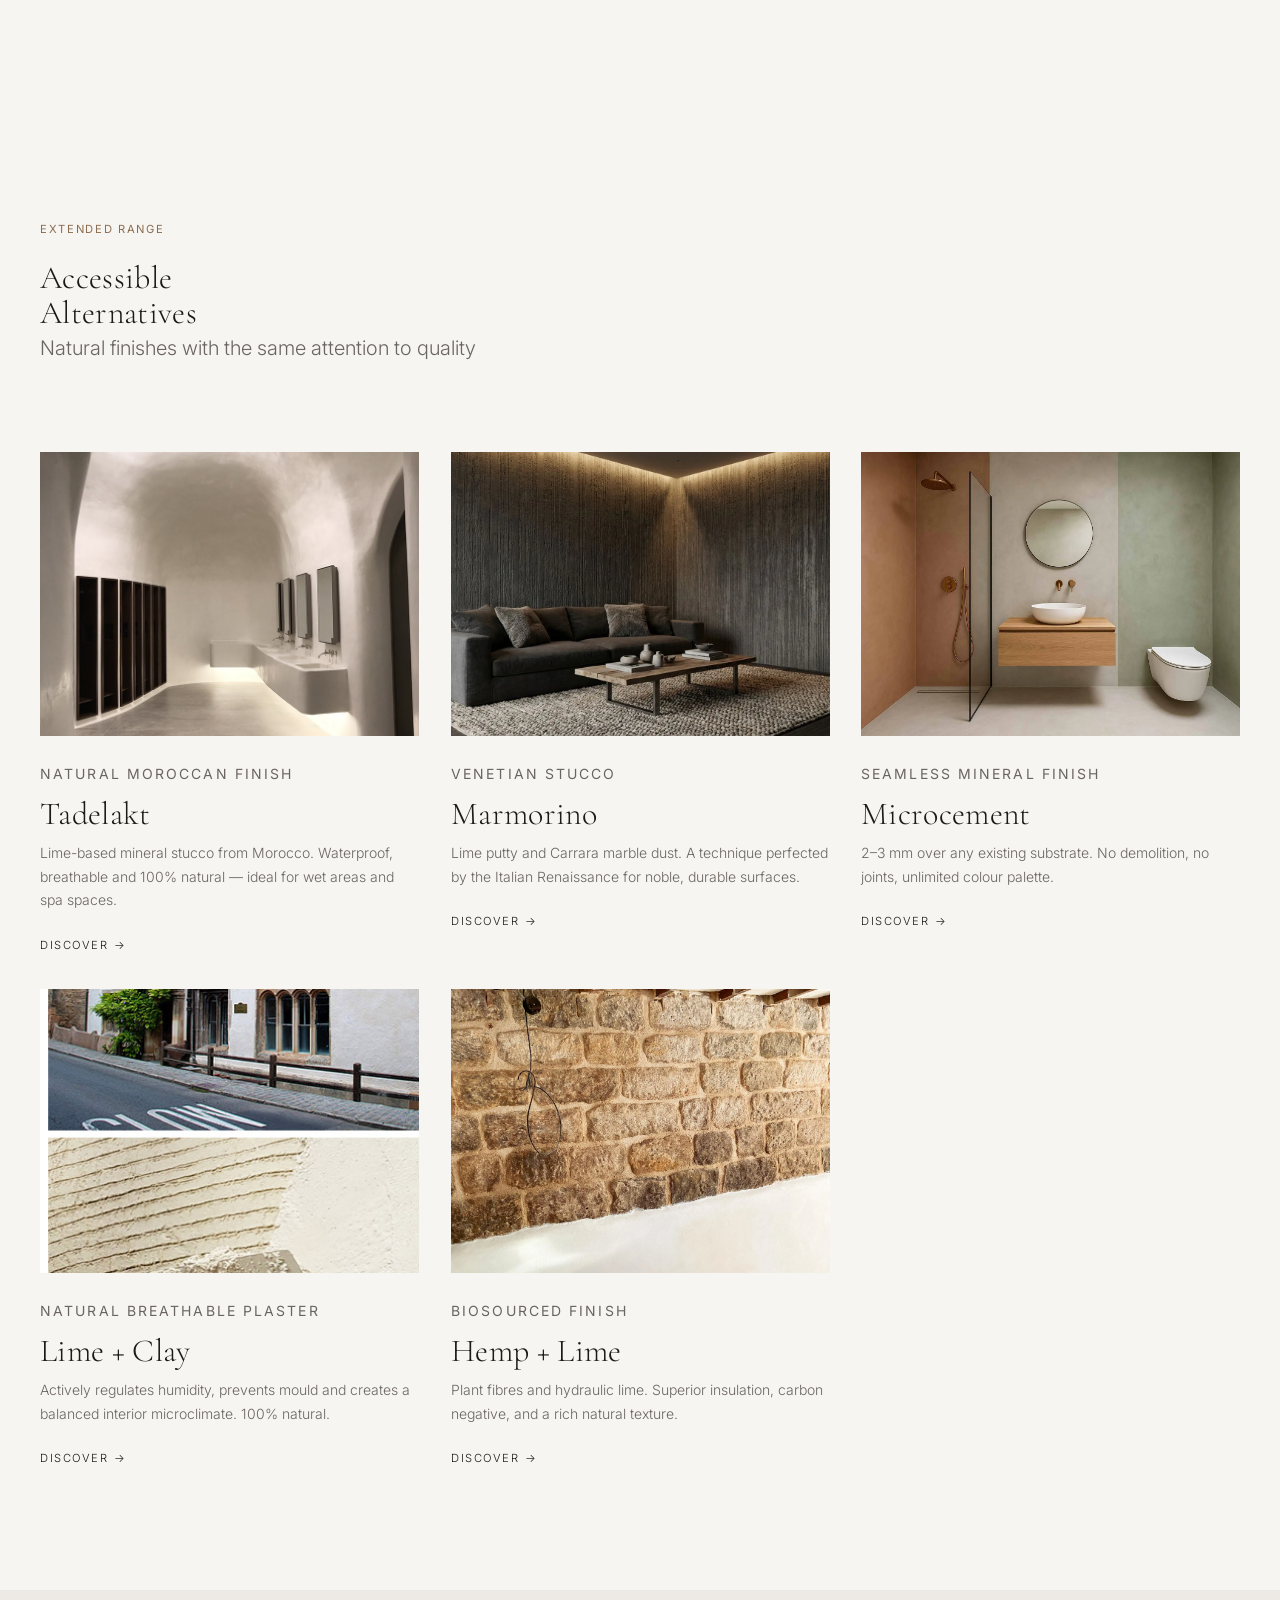
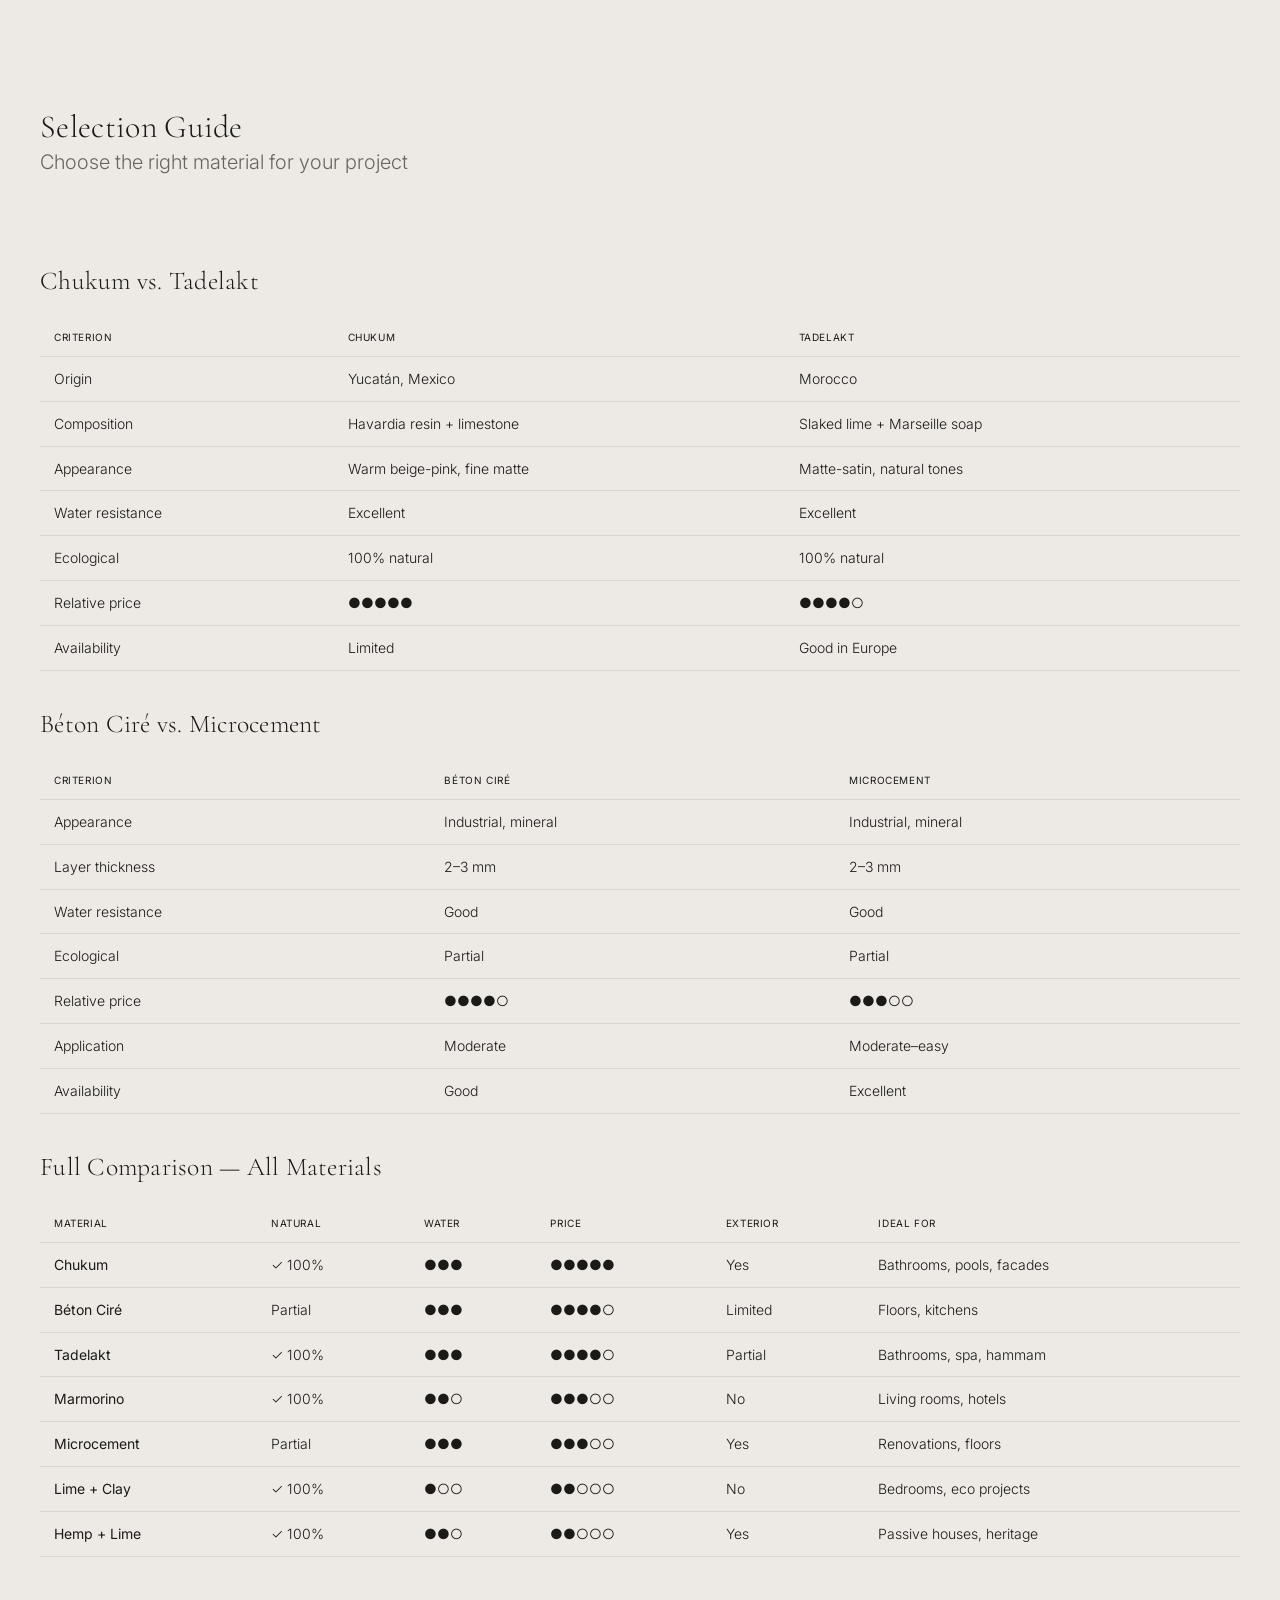
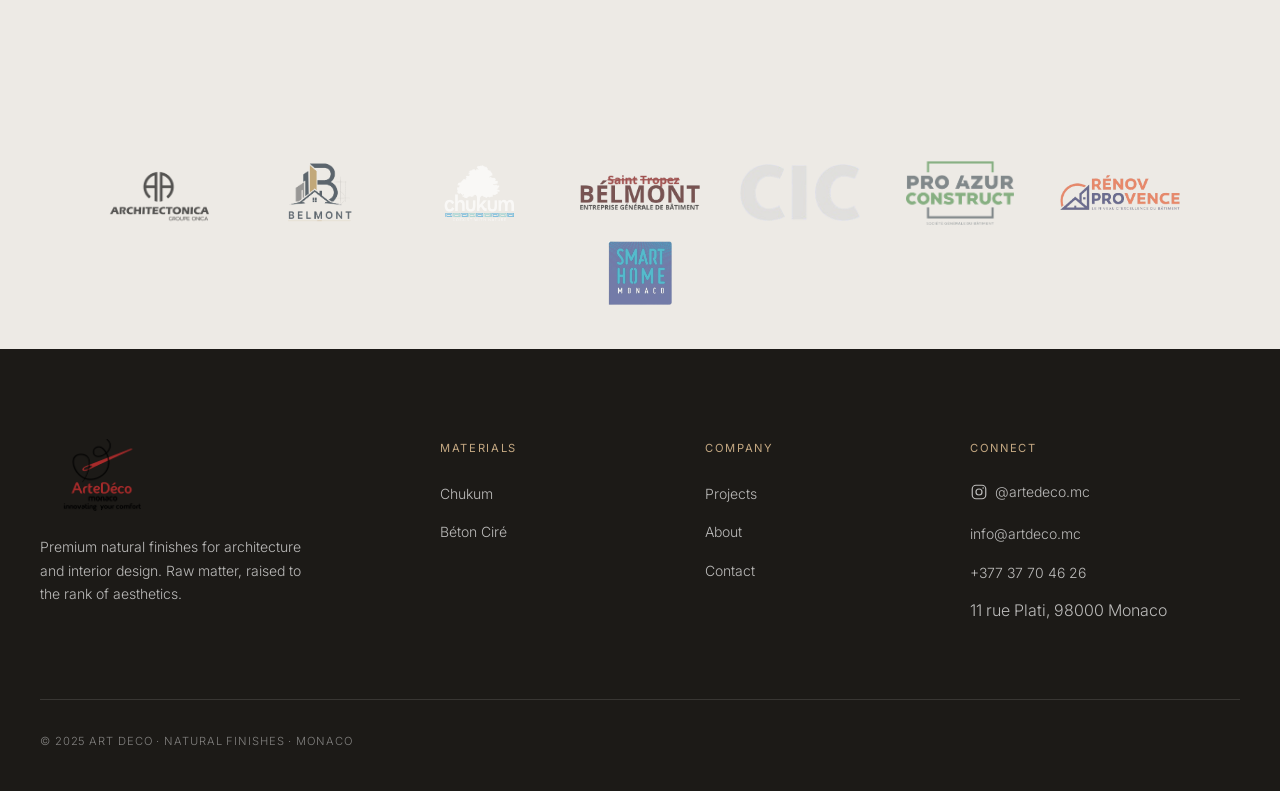
<file: materiale.html>
﻿<!DOCTYPE html>
<html lang="en">
<head>
  <meta charset="UTF-8" />
  <meta name="viewport" content="width=device-width, initial-scale=1.0" />
  <title>Materials — Art Deco</title>
  <meta name="description" content="The Art Deco collection of natural finishes: Chukum and Béton Ciré. Two finishes, two stories." />
  <link rel="preconnect" href="https://fonts.googleapis.com" />
  <link rel="preconnect" href="https://fonts.gstatic.com" crossorigin />
  <link href="https://fonts.googleapis.com/css2?family=Cormorant+Garamond:ital,wght@0,300;0,400;0,600;1,300;1,400&family=Inter:wght@300;400&display=swap" rel="stylesheet" />
  <link rel="stylesheet" href="css/style.css" />
  <link rel="icon" type="image/svg+xml" href="images/logo/favicon.svg" />
  <link rel="icon" type="image/png" sizes="32x32" href="images/logo/favicon-32.png" />
  <link rel="icon" type="image/png" sizes="16x16" href="images/logo/favicon-16.png" />
</head>
<body>

  <header class="site-header solid">
    <div class="header-inner">
      <a href="index.html" class="logo"><img src="logo%20(2)/logo-vector%20artedeco.png" alt="Art Deco" class="logo-img" /></a>
      <nav class="main-nav" aria-label="Main navigation">
        <div class="has-mega">
          <a href="materiale.html" class="nav-link is-active" data-i18n="nav_materials">Materials</a>
          <div class="mega-menu"><div class="mega-grid mega-grid--duo">
            <a href="material-chukum.html" class="mega-card"><div class="mega-thumb"><img src="poze%20chukum/WhatsApp%20Image%202026-05-12%20at%2009.40.22.jpeg" alt="Chukum texture" /></div><h4>Chukum</h4><p data-i18n="nav_chukum_sub">Natural Mayan plaster</p></a>
            <a href="material-beton-cire.html" class="mega-card"><div class="mega-thumb"><img src="poze%20beton%20cire/BetonCire_SEO.jpg" alt="Béton Ciré texture" /></div><h4>Béton Ciré</h4><p data-i18n="nav_beton_sub">Contemporary continuous finish</p></a>
          </div>
          <hr style="border:none;border-top:1px solid var(--color-border);margin:16px 0 12px;" />
          <p data-i18n="nav_accessible" style="font-size:10px;letter-spacing:0.12em;text-transform:uppercase;color:var(--color-text-muted,#9a9590);margin:0 0 10px;font-family:var(--font-body);">Accessible Alternatives</p>
          <div style="display:grid;grid-template-columns:1fr 1fr;gap:6px 20px;">
            <a href="material-tadelakt.html" style="font-family:var(--font-body);font-size:var(--text-xs,0.75rem);color:var(--color-ink);text-decoration:none;padding:4px 0;letter-spacing:0.06em;text-transform:uppercase;">Tadelakt</a>
            <a href="material-marmorino.html" style="font-family:var(--font-body);font-size:var(--text-xs,0.75rem);color:var(--color-ink);text-decoration:none;padding:4px 0;letter-spacing:0.06em;text-transform:uppercase;">Marmorino</a>
            <a href="material-microciment.html" data-i18n="nav_microcement" style="font-family:var(--font-body);font-size:var(--text-xs,0.75rem);color:var(--color-ink);text-decoration:none;padding:4px 0;letter-spacing:0.06em;text-transform:uppercase;">Microciment</a>
            <a href="material-var-argila.html" data-i18n="nav_lime_clay" style="font-family:var(--font-body);font-size:var(--text-xs,0.75rem);color:var(--color-ink);text-decoration:none;padding:4px 0;letter-spacing:0.06em;text-transform:uppercase;">Lime + Clay</a>
            <a href="material-canepa-var.html" data-i18n="nav_hemp_lime" style="font-family:var(--font-body);font-size:var(--text-xs,0.75rem);color:var(--color-ink);text-decoration:none;padding:4px 0;letter-spacing:0.06em;text-transform:uppercase;">Hemp + Lime</a>
          </div>
          </div>
        </div>
        <a href="proiecte.html" class="nav-link" data-i18n="nav_projects">Projects</a>
        <a href="despre.html" class="nav-link" data-i18n="nav_about">About</a>
        <a href="contact.html" class="nav-link" data-i18n="nav_contact">Contact</a>
        <a href="https://www.instagram.com/artedeco.mc/" target="_blank" rel="noopener noreferrer" class="nav-link nav-social" aria-label="Instagram @artedeco.mc">
          <svg viewBox="0 0 24 24" fill="none" stroke="currentColor" stroke-width="1.6" aria-hidden="true"><rect x="3" y="3" width="18" height="18" rx="5"/><circle cx="12" cy="12" r="4"/><circle cx="17.5" cy="6.5" r="1" fill="currentColor" stroke="none"/></svg>
          Instagram <span class="ext">↗</span>
        </a>
      </nav>
      <button class="hamburger" aria-label="Open menu" aria-expanded="false"><span></span><span></span><span></span></button>
      <div class="lang-switcher"><button class="lang-btn" data-lang="en">EN</button><button class="lang-btn" data-lang="fr">FR</button></div>
    </div>
  </header>

  <nav class="mobile-nav" aria-label="Mobile navigation">
    <div class="mobile-nav__header">
      <a href="index.html" class="logo"><img src="logo%20(2)/logo-vector%20artedeco.png" alt="Art Deco" class="logo-img" /></a>
      <button class="mobile-nav__close" aria-label="Close menu">&#x2715;</button>
    </div>
    <div class="mobile-nav__body">
      <div class="mobile-nav__item mobile-nav__item--has-sub">
        <button class="mobile-nav__btn"><span data-i18n="nav_materials">Materials</span> <span class="mobile-nav__arrow">&#x25BC;</span></button>
        <div class="mobile-nav__sub">
          <a href="materiale.html" class="mobile-nav__sub-all" data-i18n="nav_all_materials">All materials →</a>
          <div class="mobile-nav__sub-group">
            <span class="mobile-nav__sub-label" data-i18n="nav_premium">Premium</span>
            <a href="material-chukum.html">Chukum</a>
            <a href="material-beton-cire.html">B&eacute;ton Cir&eacute;</a>
          </div>
          <div class="mobile-nav__sub-group">
            <span class="mobile-nav__sub-label" data-i18n="nav_accessible">Accessible Alternatives</span>
            <a href="material-tadelakt.html">Tadelakt</a>
            <a href="material-marmorino.html">Marmorino</a>
            <a href="material-microciment.html" data-i18n="nav_microcement">Microcement</a>
            <a href="material-var-argila.html" data-i18n="nav_lime_clay">Lime + Clay</a>
            <a href="material-canepa-var.html" data-i18n="nav_hemp_lime">Hemp + Lime</a>
          </div>
        </div>
      </div>
      <a href="proiecte.html" class="mobile-nav__link" data-i18n="nav_projects">Projects</a>
      <a href="despre.html" class="mobile-nav__link" data-i18n="nav_about">About</a>
      <a href="contact.html" class="mobile-nav__link" data-i18n="nav_contact">Contact</a>
      <a href="https://www.instagram.com/artedeco.mc/" target="_blank" rel="noopener noreferrer" class="mobile-nav__link mobile-nav__link--social">Instagram &#x2197;</a>
    </div>
  </nav>

  <!-- PAGE HERO -->
  <section class="page-hero">
    <div class="container">
      <p class="eyebrow" data-i18n="mat_hero_eyebrow">The Art Deco collection</p>
      <h1 data-i18n="mat_hero_h1">Our materials</h1>
      <p class="lead italic" data-i18n="mat_hero_lead">Two finishes. Two stories.</p>
    </div>
  </section>

  <!-- TWO CARDS -->
  <section class="section">
    <div class="container">
      <div class="duo-grid duo-grid--large">
        <a href="material-chukum.html" class="material-card reveal">
          <div class="material-card__media"><img src="poze%20chukum/WhatsApp%20Image%202026-05-12%20at%2009.40.25%20(1).jpeg" alt="Wall finished with Chukum" /></div>
          <p class="eyebrow" data-i18n="nav_chukum_sub">Natural Mayan plaster</p>
          <h3>Chukum</h3>
          <p data-i18n="mat_chukum_p">Lime and resin from the Havardia albicans tree, native to the Yucatán Peninsula. Waterproof, breathable, antibacterial — and entirely natural.</p>
          <span class="text-link" data-i18n-html="btn_discover">Discover <span class="arrow">→</span></span>
        </a>
        <a href="material-beton-cire.html" class="material-card reveal">
          <div class="material-card__media"><img src="poze%20beton%20cire/BetonCire_hero_3.webp" alt="Surface finished with Béton Ciré" /></div>
          <p class="eyebrow" data-i18n="nav_beton_sub">Contemporary continuous finish</p>
          <h3>Béton Ciré</h3>
          <p data-i18n="mat_beton_p">Modified cement applied in 2–3 mm layers over existing surfaces. Seamless continuity, mineral depth, more than 50 available shades.</p>
          <span class="text-link" data-i18n-html="btn_discover">Discover <span class="arrow">→</span></span>
        </a>
      </div>
    </div>
  </section>

  <!-- ALTERNATIVE MATERIALS -->
  <section class="section">
    <div class="container">
      <div class="section-head reveal">
        <div>
          <p class="eyebrow" data-i18n="mat_alts_eyebrow">A wider range of possibilities</p>
          <h2 class="section-title" data-i18n="mat_alts_h2">Accessible Alternatives</h2>
          <p class="lead" data-i18n="mat_alts_lead">The same standards of execution. A wider range of possibilities.</p>
        </div>
      </div>
      <div style="display:grid;grid-template-columns:repeat(3,1fr);gap:32px;" class="alts-grid">
        <a href="material-tadelakt.html" class="material-card reveal">
          <div class="material-card__media"><img src="poze%20tadelakt/tadelakt_oriental_bathrom.jpg" alt="Wall finished with Tadelakt" /></div>
          <p class="eyebrow">Natural Moroccan Finish</p>
          <h3>Tadelakt</h3>
          <p>Lime-based mineral stucco from Morocco. Waterproof, breathable and 100% natural — ideal for wet areas and spa spaces.</p>
          <span class="text-link">Discover <span class="arrow">→</span></span>
        </a>
        <a href="material-marmorino.html" class="material-card reveal">
          <div class="material-card__media"><img src="marmorino/Venetian-Plaster-Corner-Wall.webp" alt="Surface finished with Marmorino" /></div>
          <p class="eyebrow">Venetian Stucco</p>
          <h3>Marmorino</h3>
          <p>Lime putty and Carrara marble dust. A technique perfected by the Italian Renaissance for noble, durable surfaces.</p>
          <span class="text-link">Discover <span class="arrow">→</span></span>
        </a>
        <a href="material-microciment.html" class="material-card reveal">
          <div class="material-card__media"><img src="microciment/baie-cu-microciment.webp" alt="Floor finished with microcement" /></div>
          <p class="eyebrow">Seamless Mineral Finish</p>
          <h3>Microcement</h3>
          <p>2–3 mm over any existing substrate. No demolition, no joints, unlimited colour palette.</p>
          <span class="text-link">Discover <span class="arrow">→</span></span>
        </a>
        <a href="material-var-argila.html" class="material-card reveal">
          <div class="material-card__media"><img src="hemp%20lime/lime-plastering-repair.jpg" alt="Natural lime and clay plaster wall" /></div>
          <p class="eyebrow">Natural Breathable Plaster</p>
          <h3>Lime + Clay</h3>
          <p>Actively regulates humidity, prevents mould and creates a balanced interior microclimate. 100% natural.</p>
          <span class="text-link">Discover <span class="arrow">→</span></span>
        </a>
        <a href="material-canepa-var.html" class="material-card reveal">
          <div class="material-card__media"><img src="hemp%20lime/IMG_1282.webp" alt="Hemp and lime plaster wall" /></div>
          <p class="eyebrow">Biosourced Finish</p>
          <h3>Hemp + Lime</h3>
          <p>Plant fibres and hydraulic lime. Superior insulation, carbon negative, and a rich natural texture.</p>
          <span class="text-link">Discover <span class="arrow">→</span></span>
        </a>
      </div>
    </div>
  </section>

  <!-- COMPARISON TABLES -->
  <section class="section section--surface">
    <div class="container">
      <div class="section-head reveal">
        <div>
          <h2 class="section-title" data-i18n="mat_guide_h2">Selection Guide</h2>
          <p class="lead" data-i18n="mat_guide_lead">Choose the right material for your project</p>
        </div>
      </div>

      <!-- Table 1: Chukum vs Tadelakt -->
      <h3 style="font-family:var(--font-display);font-size:1.6rem;font-weight:300;margin-bottom:24px;" class="reveal">Chukum vs. Tadelakt</h3>
      <table style="width:100%;border-collapse:collapse;font-size:var(--text-sm);margin-bottom:40px;" class="reveal">
        <thead>
          <tr>
            <th style="background:var(--color-surface,#f4f1ed);padding:10px 14px;text-align:left;font-family:var(--font-body);font-weight:400;letter-spacing:0.06em;text-transform:uppercase;font-size:10px;border-bottom:1px solid var(--color-border);">Criterion</th>
            <th style="background:var(--color-surface,#f4f1ed);padding:10px 14px;text-align:left;font-family:var(--font-body);font-weight:400;letter-spacing:0.06em;text-transform:uppercase;font-size:10px;border-bottom:1px solid var(--color-border);">Chukum</th>
            <th style="background:var(--color-surface,#f4f1ed);padding:10px 14px;text-align:left;font-family:var(--font-body);font-weight:400;letter-spacing:0.06em;text-transform:uppercase;font-size:10px;border-bottom:1px solid var(--color-border);">Tadelakt</th>
          </tr>
        </thead>
        <tbody>
          <tr>
            <td style="padding:10px 14px;border-bottom:1px solid var(--color-border);vertical-align:top;">Origin</td>
            <td style="padding:10px 14px;border-bottom:1px solid var(--color-border);vertical-align:top;">Yucatán, Mexico</td>
            <td style="padding:10px 14px;border-bottom:1px solid var(--color-border);vertical-align:top;">Morocco</td>
          </tr>
          <tr>
            <td style="padding:10px 14px;border-bottom:1px solid var(--color-border);vertical-align:top;">Composition</td>
            <td style="padding:10px 14px;border-bottom:1px solid var(--color-border);vertical-align:top;">Havardia resin + limestone</td>
            <td style="padding:10px 14px;border-bottom:1px solid var(--color-border);vertical-align:top;">Slaked lime + Marseille soap</td>
          </tr>
          <tr>
            <td style="padding:10px 14px;border-bottom:1px solid var(--color-border);vertical-align:top;">Appearance</td>
            <td style="padding:10px 14px;border-bottom:1px solid var(--color-border);vertical-align:top;">Warm beige-pink, fine matte</td>
            <td style="padding:10px 14px;border-bottom:1px solid var(--color-border);vertical-align:top;">Matte-satin, natural tones</td>
          </tr>
          <tr>
            <td style="padding:10px 14px;border-bottom:1px solid var(--color-border);vertical-align:top;">Water resistance</td>
            <td style="padding:10px 14px;border-bottom:1px solid var(--color-border);vertical-align:top;">Excellent</td>
            <td style="padding:10px 14px;border-bottom:1px solid var(--color-border);vertical-align:top;">Excellent</td>
          </tr>
          <tr>
            <td style="padding:10px 14px;border-bottom:1px solid var(--color-border);vertical-align:top;">Ecological</td>
            <td style="padding:10px 14px;border-bottom:1px solid var(--color-border);vertical-align:top;">100% natural</td>
            <td style="padding:10px 14px;border-bottom:1px solid var(--color-border);vertical-align:top;">100% natural</td>
          </tr>
          <tr>
            <td style="padding:10px 14px;border-bottom:1px solid var(--color-border);vertical-align:top;">Relative price</td>
            <td style="padding:10px 14px;border-bottom:1px solid var(--color-border);vertical-align:top;">●●●●●</td>
            <td style="padding:10px 14px;border-bottom:1px solid var(--color-border);vertical-align:top;">●●●●○</td>
          </tr>
          <tr>
            <td style="padding:10px 14px;border-bottom:1px solid var(--color-border);vertical-align:top;">Availability</td>
            <td style="padding:10px 14px;border-bottom:1px solid var(--color-border);vertical-align:top;">Limited</td>
            <td style="padding:10px 14px;border-bottom:1px solid var(--color-border);vertical-align:top;">Good in Europe</td>
          </tr>
        </tbody>
      </table>

      <!-- Table 2: Béton Ciré vs Microciment -->
      <h3 style="font-family:var(--font-display);font-size:1.6rem;font-weight:300;margin-bottom:24px;" class="reveal">Béton Ciré vs. Microcement</h3>
      <table style="width:100%;border-collapse:collapse;font-size:var(--text-sm);margin-bottom:40px;" class="reveal">
        <thead>
          <tr>
            <th style="background:var(--color-surface,#f4f1ed);padding:10px 14px;text-align:left;font-family:var(--font-body);font-weight:400;letter-spacing:0.06em;text-transform:uppercase;font-size:10px;border-bottom:1px solid var(--color-border);">Criterion</th>
            <th style="background:var(--color-surface,#f4f1ed);padding:10px 14px;text-align:left;font-family:var(--font-body);font-weight:400;letter-spacing:0.06em;text-transform:uppercase;font-size:10px;border-bottom:1px solid var(--color-border);">Béton Ciré</th>
            <th style="background:var(--color-surface,#f4f1ed);padding:10px 14px;text-align:left;font-family:var(--font-body);font-weight:400;letter-spacing:0.06em;text-transform:uppercase;font-size:10px;border-bottom:1px solid var(--color-border);">Microcement</th>
          </tr>
        </thead>
        <tbody>
          <tr>
            <td style="padding:10px 14px;border-bottom:1px solid var(--color-border);vertical-align:top;">Appearance</td>
            <td style="padding:10px 14px;border-bottom:1px solid var(--color-border);vertical-align:top;">Industrial, mineral</td>
            <td style="padding:10px 14px;border-bottom:1px solid var(--color-border);vertical-align:top;">Industrial, mineral</td>
          </tr>
          <tr>
            <td style="padding:10px 14px;border-bottom:1px solid var(--color-border);vertical-align:top;">Layer thickness</td>
            <td style="padding:10px 14px;border-bottom:1px solid var(--color-border);vertical-align:top;">2–3 mm</td>
            <td style="padding:10px 14px;border-bottom:1px solid var(--color-border);vertical-align:top;">2–3 mm</td>
          </tr>
          <tr>
            <td style="padding:10px 14px;border-bottom:1px solid var(--color-border);vertical-align:top;">Water resistance</td>
            <td style="padding:10px 14px;border-bottom:1px solid var(--color-border);vertical-align:top;">Good</td>
            <td style="padding:10px 14px;border-bottom:1px solid var(--color-border);vertical-align:top;">Good</td>
          </tr>
          <tr>
            <td style="padding:10px 14px;border-bottom:1px solid var(--color-border);vertical-align:top;">Ecological</td>
            <td style="padding:10px 14px;border-bottom:1px solid var(--color-border);vertical-align:top;">Partial</td>
            <td style="padding:10px 14px;border-bottom:1px solid var(--color-border);vertical-align:top;">Partial</td>
          </tr>
          <tr>
            <td style="padding:10px 14px;border-bottom:1px solid var(--color-border);vertical-align:top;">Relative price</td>
            <td style="padding:10px 14px;border-bottom:1px solid var(--color-border);vertical-align:top;">●●●●○</td>
            <td style="padding:10px 14px;border-bottom:1px solid var(--color-border);vertical-align:top;">●●●○○</td>
          </tr>
          <tr>
            <td style="padding:10px 14px;border-bottom:1px solid var(--color-border);vertical-align:top;">Application</td>
            <td style="padding:10px 14px;border-bottom:1px solid var(--color-border);vertical-align:top;">Moderate</td>
            <td style="padding:10px 14px;border-bottom:1px solid var(--color-border);vertical-align:top;">Moderate–easy</td>
          </tr>
          <tr>
            <td style="padding:10px 14px;border-bottom:1px solid var(--color-border);vertical-align:top;">Availability</td>
            <td style="padding:10px 14px;border-bottom:1px solid var(--color-border);vertical-align:top;">Good</td>
            <td style="padding:10px 14px;border-bottom:1px solid var(--color-border);vertical-align:top;">Excellent</td>
          </tr>
        </tbody>
      </table>

      <!-- Table 3: All 7 materials -->
      <h3 style="font-family:var(--font-display);font-size:1.6rem;font-weight:300;margin-bottom:24px;" class="reveal">Full Comparison — All Materials</h3>
      <div style="overflow-x:auto;" class="reveal">
      <table style="width:100%;border-collapse:collapse;font-size:var(--text-sm);margin-bottom:40px;">
        <thead>
          <tr>
            <th style="background:var(--color-surface,#f4f1ed);padding:10px 14px;text-align:left;font-family:var(--font-body);font-weight:400;letter-spacing:0.06em;text-transform:uppercase;font-size:10px;border-bottom:1px solid var(--color-border);">Material</th>
            <th style="background:var(--color-surface,#f4f1ed);padding:10px 14px;text-align:left;font-family:var(--font-body);font-weight:400;letter-spacing:0.06em;text-transform:uppercase;font-size:10px;border-bottom:1px solid var(--color-border);">Natural</th>
            <th style="background:var(--color-surface,#f4f1ed);padding:10px 14px;text-align:left;font-family:var(--font-body);font-weight:400;letter-spacing:0.06em;text-transform:uppercase;font-size:10px;border-bottom:1px solid var(--color-border);">Water</th>
            <th style="background:var(--color-surface,#f4f1ed);padding:10px 14px;text-align:left;font-family:var(--font-body);font-weight:400;letter-spacing:0.06em;text-transform:uppercase;font-size:10px;border-bottom:1px solid var(--color-border);">Price</th>
            <th style="background:var(--color-surface,#f4f1ed);padding:10px 14px;text-align:left;font-family:var(--font-body);font-weight:400;letter-spacing:0.06em;text-transform:uppercase;font-size:10px;border-bottom:1px solid var(--color-border);">Exterior</th>
            <th style="background:var(--color-surface,#f4f1ed);padding:10px 14px;text-align:left;font-family:var(--font-body);font-weight:400;letter-spacing:0.06em;text-transform:uppercase;font-size:10px;border-bottom:1px solid var(--color-border);">Ideal for</th>
          </tr>
        </thead>
        <tbody>
          <tr>
            <td style="padding:10px 14px;border-bottom:1px solid var(--color-border);vertical-align:top;font-weight:400;">Chukum</td>
            <td style="padding:10px 14px;border-bottom:1px solid var(--color-border);vertical-align:top;">✓ 100%</td>
            <td style="padding:10px 14px;border-bottom:1px solid var(--color-border);vertical-align:top;">●●●</td>
            <td style="padding:10px 14px;border-bottom:1px solid var(--color-border);vertical-align:top;">●●●●●</td>
            <td style="padding:10px 14px;border-bottom:1px solid var(--color-border);vertical-align:top;">Yes</td>
            <td style="padding:10px 14px;border-bottom:1px solid var(--color-border);vertical-align:top;">Bathrooms, pools, facades</td>
          </tr>
          <tr>
            <td style="padding:10px 14px;border-bottom:1px solid var(--color-border);vertical-align:top;font-weight:400;">Béton Ciré</td>
            <td style="padding:10px 14px;border-bottom:1px solid var(--color-border);vertical-align:top;">Partial</td>
            <td style="padding:10px 14px;border-bottom:1px solid var(--color-border);vertical-align:top;">●●●</td>
            <td style="padding:10px 14px;border-bottom:1px solid var(--color-border);vertical-align:top;">●●●●○</td>
            <td style="padding:10px 14px;border-bottom:1px solid var(--color-border);vertical-align:top;">Limited</td>
            <td style="padding:10px 14px;border-bottom:1px solid var(--color-border);vertical-align:top;">Floors, kitchens</td>
          </tr>
          <tr>
            <td style="padding:10px 14px;border-bottom:1px solid var(--color-border);vertical-align:top;font-weight:400;">Tadelakt</td>
            <td style="padding:10px 14px;border-bottom:1px solid var(--color-border);vertical-align:top;">✓ 100%</td>
            <td style="padding:10px 14px;border-bottom:1px solid var(--color-border);vertical-align:top;">●●●</td>
            <td style="padding:10px 14px;border-bottom:1px solid var(--color-border);vertical-align:top;">●●●●○</td>
            <td style="padding:10px 14px;border-bottom:1px solid var(--color-border);vertical-align:top;">Partial</td>
            <td style="padding:10px 14px;border-bottom:1px solid var(--color-border);vertical-align:top;">Bathrooms, spa, hammam</td>
          </tr>
          <tr>
            <td style="padding:10px 14px;border-bottom:1px solid var(--color-border);vertical-align:top;font-weight:400;">Marmorino</td>
            <td style="padding:10px 14px;border-bottom:1px solid var(--color-border);vertical-align:top;">✓ 100%</td>
            <td style="padding:10px 14px;border-bottom:1px solid var(--color-border);vertical-align:top;">●●○</td>
            <td style="padding:10px 14px;border-bottom:1px solid var(--color-border);vertical-align:top;">●●●○○</td>
            <td style="padding:10px 14px;border-bottom:1px solid var(--color-border);vertical-align:top;">No</td>
            <td style="padding:10px 14px;border-bottom:1px solid var(--color-border);vertical-align:top;">Living rooms, hotels</td>
          </tr>
          <tr>
            <td style="padding:10px 14px;border-bottom:1px solid var(--color-border);vertical-align:top;font-weight:400;">Microcement</td>
            <td style="padding:10px 14px;border-bottom:1px solid var(--color-border);vertical-align:top;">Partial</td>
            <td style="padding:10px 14px;border-bottom:1px solid var(--color-border);vertical-align:top;">●●●</td>
            <td style="padding:10px 14px;border-bottom:1px solid var(--color-border);vertical-align:top;">●●●○○</td>
            <td style="padding:10px 14px;border-bottom:1px solid var(--color-border);vertical-align:top;">Yes</td>
            <td style="padding:10px 14px;border-bottom:1px solid var(--color-border);vertical-align:top;">Renovations, floors</td>
          </tr>
          <tr>
            <td style="padding:10px 14px;border-bottom:1px solid var(--color-border);vertical-align:top;font-weight:400;">Lime + Clay</td>
            <td style="padding:10px 14px;border-bottom:1px solid var(--color-border);vertical-align:top;">✓ 100%</td>
            <td style="padding:10px 14px;border-bottom:1px solid var(--color-border);vertical-align:top;">●○○</td>
            <td style="padding:10px 14px;border-bottom:1px solid var(--color-border);vertical-align:top;">●●○○○</td>
            <td style="padding:10px 14px;border-bottom:1px solid var(--color-border);vertical-align:top;">No</td>
            <td style="padding:10px 14px;border-bottom:1px solid var(--color-border);vertical-align:top;">Bedrooms, eco projects</td>
          </tr>
          <tr>
            <td style="padding:10px 14px;border-bottom:1px solid var(--color-border);vertical-align:top;font-weight:400;">Hemp + Lime</td>
            <td style="padding:10px 14px;border-bottom:1px solid var(--color-border);vertical-align:top;">✓ 100%</td>
            <td style="padding:10px 14px;border-bottom:1px solid var(--color-border);vertical-align:top;">●●○</td>
            <td style="padding:10px 14px;border-bottom:1px solid var(--color-border);vertical-align:top;">●●○○○</td>
            <td style="padding:10px 14px;border-bottom:1px solid var(--color-border);vertical-align:top;">Yes</td>
            <td style="padding:10px 14px;border-bottom:1px solid var(--color-border);vertical-align:top;">Passive houses, heritage</td>
          </tr>
        </tbody>
      </table>
      </div>
    </div>
  </section>

  <!-- PARTNERS -->
      <section class="partners-strip">
    <div class="partners-list">
      <img src="logo%20parteneri/logo%20archinvest.png" alt="Archinvest" class="partner-logo" />
      <img src="logo%20parteneri/logo%20belmont.png" alt="Belmont" class="partner-logo" />
      <img src="logo%20parteneri/logo%20chukum.png" alt="Chukum" class="partner-logo" />
      <img src="logo%20parteneri/belmont%20saint%20tropez.png" alt="Belmont Saint Tropez" class="partner-logo" />
      <img src="logo%20parteneri/cic.png" alt="CIC" class="partner-logo" />
      <img src="logo%20parteneri/proazur.png" alt="Pro Azur" class="partner-logo" />
      <img src="logo%20parteneri/renovProvence.png" alt="Renov Provence" class="partner-logo" />
      <img src="logo%20parteneri/smartHome.png" alt="Smarthome" class="partner-logo" />
    </div>
  </section>

  <footer class="site-footer">
    <div class="container">
      <div class="footer-grid">
        <div class="footer-col">
          <a href="index.html" class="logo"><img src="logo%20(2)/logo-vector%20artedeco.png" alt="Art Deco" class="logo-img" /></a>
          <p class="footer-tag" data-i18n="footer_tag">Premium natural finishes for architecture and interior design. Raw matter, raised to the rank of aesthetics.</p>
        </div>
        <div class="footer-col"><h5 data-i18n="footer_materials">Materials</h5><ul><li><a href="material-chukum.html">Chukum</a></li><li><a href="material-beton-cire.html">Béton Ciré</a></li></ul></div>
        <div class="footer-col"><h5 data-i18n="footer_company">Company</h5><ul><li><a href="proiecte.html" data-i18n="footer_projects">Projects</a></li><li><a href="despre.html" data-i18n="footer_about">About</a></li><li><a href="contact.html" data-i18n="footer_contact">Contact</a></li></ul></div>
        <div class="footer-col footer-social"><h5 data-i18n="footer_connect">Connect</h5><ul><li><a href="https://www.instagram.com/artedeco.mc/" target="_blank" rel="noopener noreferrer"><svg viewBox="0 0 24 24" fill="none" stroke="currentColor" stroke-width="1.6" aria-hidden="true"><rect x="3" y="3" width="18" height="18" rx="5"/><circle cx="12" cy="12" r="4"/><circle cx="17.5" cy="6.5" r="1" fill="currentColor" stroke="none"/></svg>@artedeco.mc</a></li><li><a href="mailto:info@artdeco.mc">info@artdeco.mc</a></li><li><a href="tel:+37737704626">+377 37 70 46 26</a></li><li>11 rue Plati, 98000 Monaco</li></ul></div>
      </div>
      <div class="footer-bottom" data-i18n="footer_copy">© 2025 Art Deco · Natural Finishes · Monaco</div>
    </div>
  </footer>

  <script src="js/i18n.js"></script>
  <script src="js/main.js"></script>
  <style>@media(max-width:768px){.alts-grid{grid-template-columns:1fr!important;}}</style>
</body>
</html>
</file>
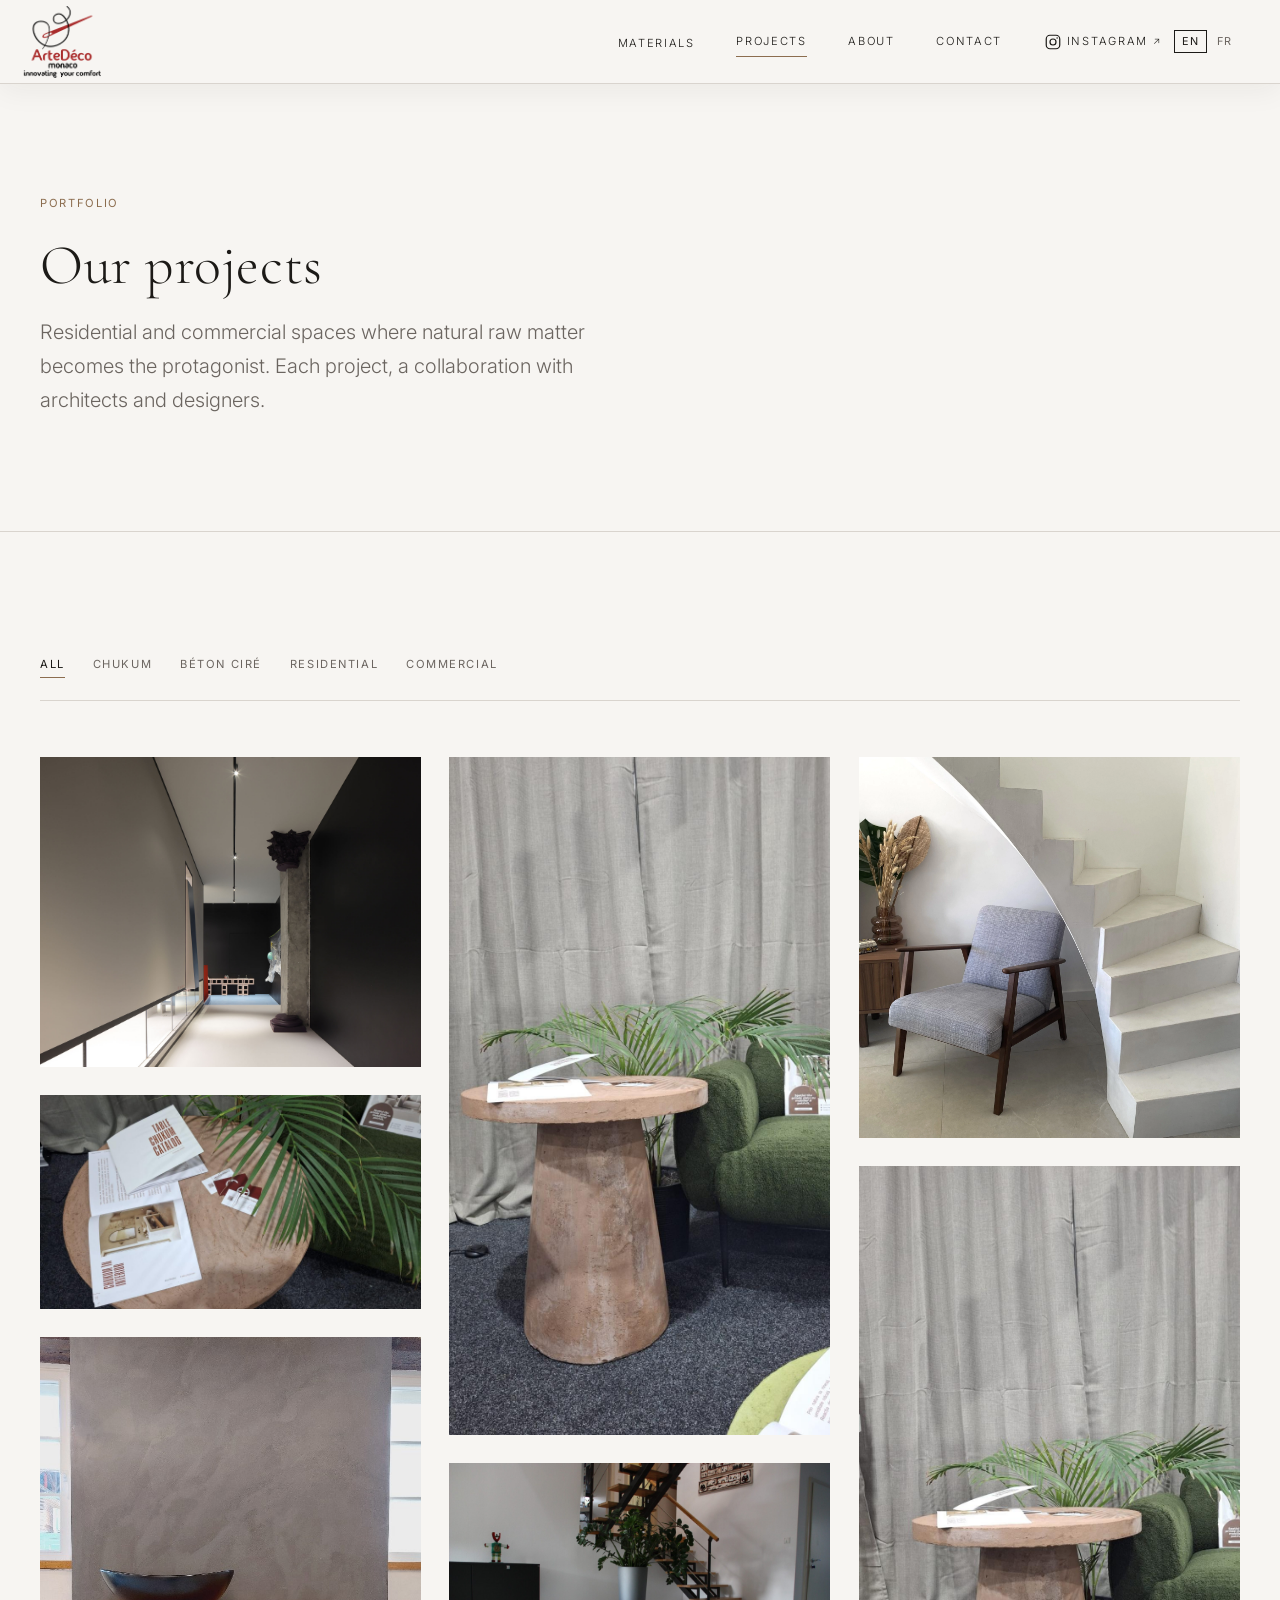
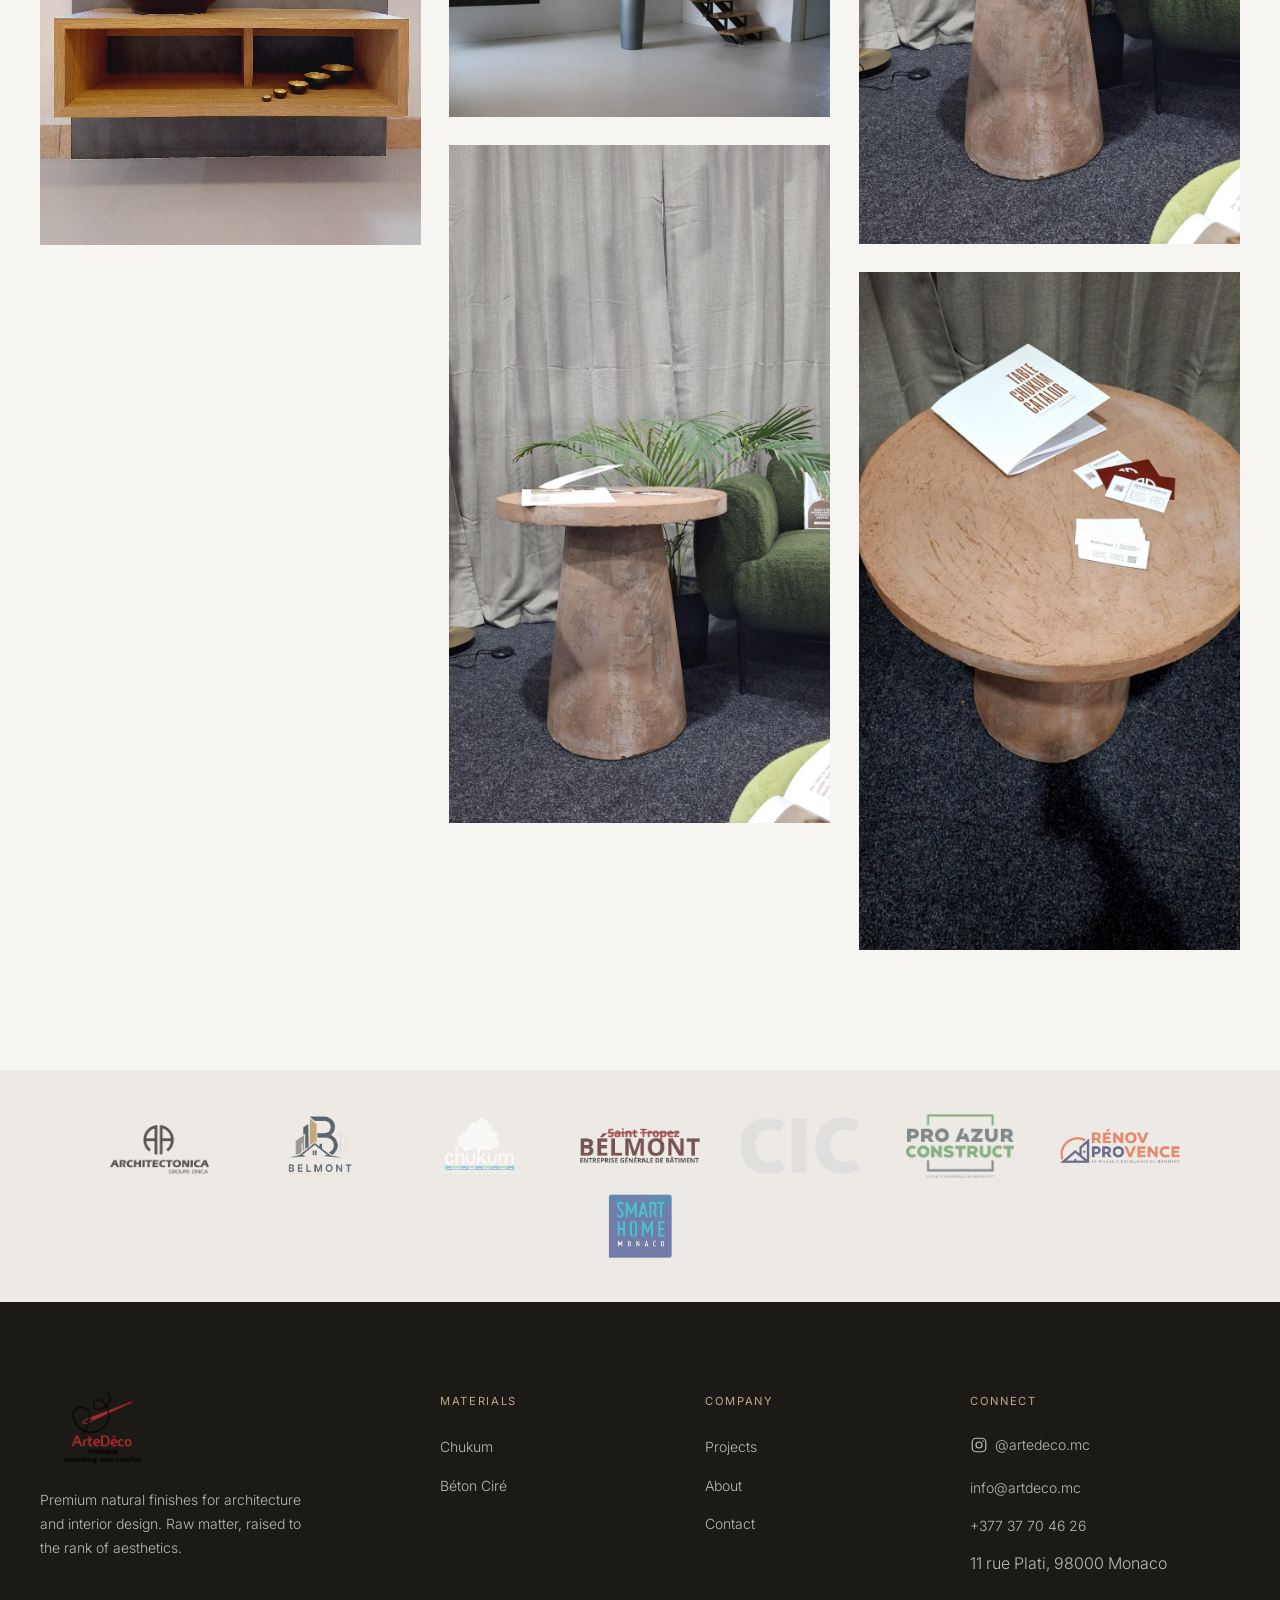
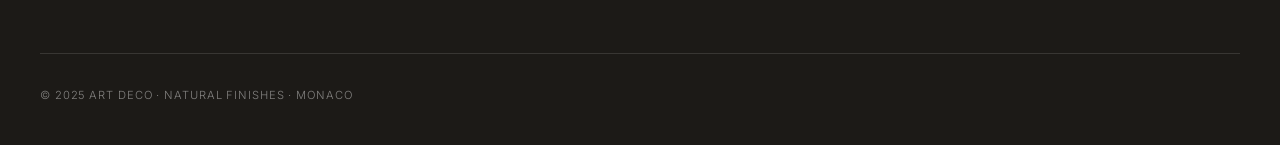
<file: proiecte.html>
﻿<!DOCTYPE html>
<html lang="en">
<head>
  <meta charset="UTF-8" />
  <meta name="viewport" content="width=device-width, initial-scale=1.0" />
  <title>Projects — Art Deco</title>
  <meta name="description" content="The Art Deco portfolio — residential and commercial projects made with Chukum and Béton Ciré." />
  <link rel="preconnect" href="https://fonts.googleapis.com" />
  <link rel="preconnect" href="https://fonts.gstatic.com" crossorigin />
  <link href="https://fonts.googleapis.com/css2?family=Cormorant+Garamond:ital,wght@0,300;0,400;0,600;1,300;1,400&family=Inter:wght@300;400&display=swap" rel="stylesheet" />
  <link rel="stylesheet" href="css/style.css" />
  <link rel="icon" type="image/svg+xml" href="images/logo/favicon.svg" />
  <link rel="icon" type="image/png" sizes="32x32" href="images/logo/favicon-32.png" />
  <link rel="icon" type="image/png" sizes="16x16" href="images/logo/favicon-16.png" />
</head>
<body>

  <header class="site-header solid">
    <div class="header-inner">
      <a href="index.html" class="logo"><img src="logo%20(2)/logo-vector%20artedeco.png" alt="Art Deco" class="logo-img" /></a>
      <nav class="main-nav" aria-label="Main navigation">
        <div class="has-mega">
          <a href="materiale.html" class="nav-link" data-i18n="nav_materials">Materials</a>
          <div class="mega-menu"><div class="mega-grid mega-grid--duo">
            <a href="material-chukum.html" class="mega-card"><div class="mega-thumb"><img src="poze%20chukum/WhatsApp%20Image%202026-05-12%20at%2009.40.22.jpeg" alt="Chukum texture" /></div><h4>Chukum</h4><p data-i18n="nav_chukum_sub">Natural Mayan plaster</p></a>
            <a href="material-beton-cire.html" class="mega-card"><div class="mega-thumb"><img src="poze%20beton%20cire/BetonCire_SEO.jpg" alt="Béton Ciré texture" /></div><h4>Béton Ciré</h4><p data-i18n="nav_beton_sub">Contemporary continuous finish</p></a>
          </div>
          <hr style="border:none;border-top:1px solid var(--color-border);margin:16px 0 12px;" />
          <p data-i18n="nav_accessible" style="font-size:10px;letter-spacing:0.12em;text-transform:uppercase;color:var(--color-text-muted,#9a9590);margin:0 0 10px;font-family:var(--font-body);">Accessible Alternatives</p>
          <div style="display:grid;grid-template-columns:1fr 1fr;gap:6px 20px;">
            <a href="material-tadelakt.html" style="font-family:var(--font-body);font-size:var(--text-xs,0.75rem);color:var(--color-ink);text-decoration:none;padding:4px 0;letter-spacing:0.06em;text-transform:uppercase;">Tadelakt</a>
            <a href="material-marmorino.html" style="font-family:var(--font-body);font-size:var(--text-xs,0.75rem);color:var(--color-ink);text-decoration:none;padding:4px 0;letter-spacing:0.06em;text-transform:uppercase;">Marmorino</a>
            <a href="material-microciment.html" data-i18n="nav_microcement" style="font-family:var(--font-body);font-size:var(--text-xs,0.75rem);color:var(--color-ink);text-decoration:none;padding:4px 0;letter-spacing:0.06em;text-transform:uppercase;">Microciment</a>
            <a href="material-var-argila.html" data-i18n="nav_lime_clay" style="font-family:var(--font-body);font-size:var(--text-xs,0.75rem);color:var(--color-ink);text-decoration:none;padding:4px 0;letter-spacing:0.06em;text-transform:uppercase;">Lime + Clay</a>
            <a href="material-canepa-var.html" data-i18n="nav_hemp_lime" style="font-family:var(--font-body);font-size:var(--text-xs,0.75rem);color:var(--color-ink);text-decoration:none;padding:4px 0;letter-spacing:0.06em;text-transform:uppercase;">Hemp + Lime</a>
          </div>
          </div>
        </div>
        <a href="proiecte.html" class="nav-link is-active" data-i18n="nav_projects">Projects</a>
        <a href="despre.html" class="nav-link" data-i18n="nav_about">About</a>
        <a href="contact.html" class="nav-link" data-i18n="nav_contact">Contact</a>
        <a href="https://www.instagram.com/artedeco.mc/" target="_blank" rel="noopener noreferrer" class="nav-link nav-social" aria-label="Instagram @artedeco.mc">
          <svg viewBox="0 0 24 24" fill="none" stroke="currentColor" stroke-width="1.6" aria-hidden="true"><rect x="3" y="3" width="18" height="18" rx="5"/><circle cx="12" cy="12" r="4"/><circle cx="17.5" cy="6.5" r="1" fill="currentColor" stroke="none"/></svg>
          Instagram <span class="ext">↗</span>
        </a>
      </nav>
      <button class="hamburger" aria-label="Open menu" aria-expanded="false"><span></span><span></span><span></span></button>
      <div class="lang-switcher"><button class="lang-btn" data-lang="en">EN</button><button class="lang-btn" data-lang="fr">FR</button></div>
    </div>
  </header>

  <nav class="mobile-nav" aria-label="Mobile navigation">
    <div class="mobile-nav__header">
      <a href="index.html" class="logo"><img src="logo%20(2)/logo-vector%20artedeco.png" alt="Art Deco" class="logo-img" /></a>
      <button class="mobile-nav__close" aria-label="Close menu">&#x2715;</button>
    </div>
    <div class="mobile-nav__body">
      <div class="mobile-nav__item mobile-nav__item--has-sub">
        <button class="mobile-nav__btn"><span data-i18n="nav_materials">Materials</span> <span class="mobile-nav__arrow">&#x25BC;</span></button>
        <div class="mobile-nav__sub">
          <a href="materiale.html" class="mobile-nav__sub-all" data-i18n="nav_all_materials">All materials →</a>
          <div class="mobile-nav__sub-group">
            <span class="mobile-nav__sub-label" data-i18n="nav_premium">Premium</span>
            <a href="material-chukum.html">Chukum</a>
            <a href="material-beton-cire.html">B&eacute;ton Cir&eacute;</a>
          </div>
          <div class="mobile-nav__sub-group">
            <span class="mobile-nav__sub-label" data-i18n="nav_accessible">Accessible Alternatives</span>
            <a href="material-tadelakt.html">Tadelakt</a>
            <a href="material-marmorino.html">Marmorino</a>
            <a href="material-microciment.html" data-i18n="nav_microcement">Microcement</a>
            <a href="material-var-argila.html" data-i18n="nav_lime_clay">Lime + Clay</a>
            <a href="material-canepa-var.html" data-i18n="nav_hemp_lime">Hemp + Lime</a>
          </div>
        </div>
      </div>
      <a href="proiecte.html" class="mobile-nav__link" data-i18n="nav_projects">Projects</a>
      <a href="despre.html" class="mobile-nav__link" data-i18n="nav_about">About</a>
      <a href="contact.html" class="mobile-nav__link" data-i18n="nav_contact">Contact</a>
      <a href="https://www.instagram.com/artedeco.mc/" target="_blank" rel="noopener noreferrer" class="mobile-nav__link mobile-nav__link--social">Instagram &#x2197;</a>
    </div>
  </nav>

  <section class="page-hero">
    <div class="container">
      <p class="eyebrow" data-i18n="proj_hero_eyebrow">Portfolio</p>
      <h1 data-i18n="proj_hero_h1">Our projects</h1>
      <p class="lead" data-i18n="proj_hero_lead">Residential and commercial spaces where natural raw matter becomes the protagonist. Each project, a collaboration with architects and designers.</p>
    </div>
  </section>

  <section class="section">
    <div class="container">
      <div class="filter-bar" data-target="#projects-grid">
        <button class="filter-btn is-active" data-filter="all" data-i18n="proj_filter_all">All</button>
        <button class="filter-btn" data-filter="chukum">Chukum</button>
        <button class="filter-btn" data-filter="beton">Béton Ciré</button>
        <button class="filter-btn" data-filter="rezidential" data-i18n="proj_filter_res">Residential</button>
        <button class="filter-btn" data-filter="comercial" data-i18n="proj_filter_com">Commercial</button>
      </div>

      <div id="projects-grid" class="projects-masonry">
        <a href="contact.html" class="project-card reveal" data-cat="beton rezidential"><img src="poze%20beton%20cire/metalocus_ndb-_design_beton-cire-showroom_21.jpg" alt="Larvotto Private Residence" /><div class="project-card__overlay"><h4 data-i18n="proj_proj1_h4">Larvotto Private Residence</h4><p>Monaco · Béton Ciré</p><span class="text-link" data-i18n-html="proj_view_details">View details <span class="arrow">→</span></span></div></a>
        <a href="contact.html" class="project-card reveal" data-cat="chukum comercial"><img src="poze%20chukum/WhatsApp%20Image%202026-05-12%20at%2009.40.26%20(2).jpeg" alt="Riviera Hotel Spa" /><div class="project-card__overlay"><h4 data-i18n="proj_proj2_h4">Riviera Hotel Spa</h4><p>Nice · Chukum</p><span class="text-link" data-i18n-html="proj_view_details">View details <span class="arrow">→</span></span></div></a>
        <a href="contact.html" class="project-card reveal" data-cat="beton comercial"><img src="poze%20beton%20cire/nos-realisations-beton-cire-by-mkp-11.jpg" alt="Carré d'Or Showroom" /><div class="project-card__overlay"><h4 data-i18n="proj_proj3_h4">Carré d'Or Showroom</h4><p>Monaco · Béton Ciré</p><span class="text-link" data-i18n-html="proj_view_details">View details <span class="arrow">→</span></span></div></a>
        <a href="contact.html" class="project-card reveal" data-cat="chukum rezidential"><img src="poze%20chukum/WhatsApp%20Image%202026-05-12%20at%2009.40.26%20(3).jpeg" alt="Mediterranean Villa" /><div class="project-card__overlay"><h4 data-i18n="proj_proj4_h4">Mediterranean Villa</h4><p>Cap-Ferrat · Chukum</p><span class="text-link" data-i18n-html="proj_view_details">View details <span class="arrow">→</span></span></div></a>
        <a href="contact.html" class="project-card reveal" data-cat="beton rezidential"><img src="poze%20beton%20cire/beton_cire_1-2048x1365-1.jpg" alt="Minimalist Penthouse" /><div class="project-card__overlay"><h4 data-i18n="proj_proj5_h4">Minimalist Penthouse</h4><p>Nice · Béton Ciré</p><span class="text-link" data-i18n-html="proj_view_details">View details <span class="arrow">→</span></span></div></a>
        <a href="contact.html" class="project-card reveal" data-cat="chukum rezidential"><img src="poze%20chukum/WhatsApp%20Image%202026-05-12%20at%2009.40.26%20(4).jpeg" alt="Private Apartment" /><div class="project-card__overlay"><h4 data-i18n="proj_proj6_h4">Private Apartment</h4><p>Monaco · Chukum</p><span class="text-link" data-i18n-html="proj_view_details">View details <span class="arrow">→</span></span></div></a>
        <a href="contact.html" class="project-card reveal" data-cat="beton comercial"><img src="poze%20beton%20cire/5839.webp" alt="Boutique Concept Store" /><div class="project-card__overlay"><h4 data-i18n="proj_proj7_h4">Boutique Concept Store</h4><p>Cannes · Béton Ciré</p><span class="text-link" data-i18n-html="proj_view_details">View details <span class="arrow">→</span></span></div></a>
        <a href="contact.html" class="project-card reveal" data-cat="chukum rezidential"><img src="poze%20chukum/WhatsApp%20Image%202026-05-12%20at%2009.40.26%20(5).jpeg" alt="Garden Pool House" /><div class="project-card__overlay"><h4 data-i18n="proj_proj8_h4">Garden Pool House</h4><p>Saint-Tropez · Chukum</p><span class="text-link" data-i18n-html="proj_view_details">View details <span class="arrow">→</span></span></div></a>
        <a href="contact.html" class="project-card reveal" data-cat="chukum comercial"><img src="poze%20chukum/WhatsApp%20Image%202026-05-12%20at%2009.40.26%20(6).jpeg" alt="Residence Façade" /><div class="project-card__overlay"><h4 data-i18n="proj_proj9_h4">Residence Façade</h4><p>Èze · Chukum</p><span class="text-link" data-i18n-html="proj_view_details">View details <span class="arrow">→</span></span></div></a>
      </div>
    </div>
  </section>

      <section class="partners-strip">
    <div class="partners-list">
      <img src="logo%20parteneri/logo%20archinvest.png" alt="Archinvest" class="partner-logo" />
      <img src="logo%20parteneri/logo%20belmont.png" alt="Belmont" class="partner-logo" />
      <img src="logo%20parteneri/logo%20chukum.png" alt="Chukum" class="partner-logo" />
      <img src="logo%20parteneri/belmont%20saint%20tropez.png" alt="Belmont Saint Tropez" class="partner-logo" />
      <img src="logo%20parteneri/cic.png" alt="CIC" class="partner-logo" />
      <img src="logo%20parteneri/proazur.png" alt="Pro Azur" class="partner-logo" />
      <img src="logo%20parteneri/renovProvence.png" alt="Renov Provence" class="partner-logo" />
      <img src="logo%20parteneri/smartHome.png" alt="Smarthome" class="partner-logo" />
    </div>
  </section>

  <footer class="site-footer">
    <div class="container">
      <div class="footer-grid">
        <div class="footer-col"><a href="index.html" class="logo"><img src="logo%20(2)/logo-vector%20artedeco.png" alt="Art Deco" class="logo-img" /></a><p class="footer-tag" data-i18n="footer_tag">Premium natural finishes for architecture and interior design. Raw matter, raised to the rank of aesthetics.</p></div>
        <div class="footer-col"><h5 data-i18n="footer_materials">Materials</h5><ul><li><a href="material-chukum.html">Chukum</a></li><li><a href="material-beton-cire.html">Béton Ciré</a></li></ul></div>
        <div class="footer-col"><h5 data-i18n="footer_company">Company</h5><ul><li><a href="proiecte.html" data-i18n="footer_projects">Projects</a></li><li><a href="despre.html" data-i18n="footer_about">About</a></li><li><a href="contact.html" data-i18n="footer_contact">Contact</a></li></ul></div>
        <div class="footer-col footer-social"><h5 data-i18n="footer_connect">Connect</h5><ul><li><a href="https://www.instagram.com/artedeco.mc/" target="_blank" rel="noopener noreferrer"><svg viewBox="0 0 24 24" fill="none" stroke="currentColor" stroke-width="1.6" aria-hidden="true"><rect x="3" y="3" width="18" height="18" rx="5"/><circle cx="12" cy="12" r="4"/><circle cx="17.5" cy="6.5" r="1" fill="currentColor" stroke="none"/></svg>@artedeco.mc</a></li><li><a href="mailto:info@artdeco.mc">info@artdeco.mc</a></li><li><a href="tel:+37737704626">+377 37 70 46 26</a></li><li>11 rue Plati, 98000 Monaco</li></ul></div>
      </div>
      <div class="footer-bottom" data-i18n="footer_copy">© 2025 Art Deco · Natural Finishes · Monaco</div>
    </div>
  </footer>

  <script src="js/i18n.js"></script>
  <script src="js/main.js"></script>
</body>
</html>
</file>
<file: css/style.css>
/* ===========================================================
   ART DECO — Finisaje Naturale
   Global stylesheet (vanilla CSS)
   =========================================================== */

/* ---------- DESIGN TOKENS ---------- */
:root {
  /* Colors */
  --color-bg: #F7F5F2;
  --color-surface: #EDEAE5;
  --color-ink: #1C1A17;
  --color-ink-muted: #6B6560;
  --color-accent: #8C6D4F;
  --color-accent-light: #C4A882;
  --color-border: #D9D4CE;
  --color-white: #FFFFFF;

  /* Typography scale */
  --text-xs: 0.7rem;
  --text-sm: 0.875rem;
  --text-base: 1rem;
  --text-lg: 1.25rem;
  --text-xl: 2rem;
  --text-2xl: 3.5rem;
  --text-3xl: 6rem;

  /* Fonts */
  --font-display: 'Cormorant Garamond', Georgia, serif;
  --font-body: 'Inter', system-ui, sans-serif;

  /* Layout */
  --max-width: 1400px;
  --gutter: 40px;
  --header-h: 84px;

  /* Motion */
  --ease: cubic-bezier(0.22, 0.61, 0.36, 1);
}

/* ---------- RESET ---------- */
*,
*::before,
*::after { box-sizing: border-box; }

html { scroll-behavior: smooth; -webkit-text-size-adjust: 100%; }

body {
  margin: 0;
  font-family: var(--font-body);
  font-weight: 300;
  font-size: var(--text-base);
  line-height: 1.7;
  color: var(--color-ink);
  background: var(--color-bg);
  -webkit-font-smoothing: antialiased;
  text-rendering: optimizeLegibility;
}

img { display: block; max-width: 100%; height: auto; }

a { color: inherit; text-decoration: none; transition: color 0.3s var(--ease); }

h1, h2, h3, h4 {
  font-family: var(--font-display);
  font-weight: 300;
  margin: 0;
  line-height: 1.08;
  letter-spacing: 0.01em;
}

p { margin: 0 0 1.2em; }

button { font-family: inherit; cursor: pointer; }

/* Visible focus for accessibility */
a:focus-visible,
button:focus-visible,
input:focus-visible,
select:focus-visible,
textarea:focus-visible {
  outline: 2px solid var(--color-accent);
  outline-offset: 3px;
}

/* ---------- HELPERS ---------- */
.container {
  max-width: var(--max-width);
  margin: 0 auto;
  padding: 0 var(--gutter);
  width: 100%;
}

.eyebrow {
  font-family: var(--font-body);
  font-weight: 400;
  font-size: var(--text-xs);
  text-transform: uppercase;
  letter-spacing: 0.15em;
  color: var(--color-accent);
  margin: 0 0 1.4rem;
}

.section {
  padding: 120px 0;
}

.section--surface { background: var(--color-surface); }

.section-title {
  font-size: var(--text-xl);
  font-weight: 300;
  max-width: 18ch;
}

.lead {
  font-size: var(--text-lg);
  font-weight: 300;
  color: var(--color-ink-muted);
  max-width: 60ch;
}

.italic { font-style: italic; }

/* ---------- BUTTONS ---------- */
.btn {
  display: inline-flex;
  align-items: center;
  gap: 0.6em;
  font-family: var(--font-body);
  font-size: var(--text-xs);
  text-transform: uppercase;
  letter-spacing: 0.15em;
  padding: 1.05em 2.2em;
  border: 1px solid var(--color-ink);
  background: transparent;
  color: var(--color-ink);
  transition: background 0.4s var(--ease), color 0.4s var(--ease), border-color 0.4s var(--ease);
}
.btn:hover { background: var(--color-ink); color: var(--color-white); }

.btn--light { border-color: var(--color-white); color: var(--color-white); }
.btn--light:hover { background: var(--color-white); color: var(--color-ink); }

.btn--accent { border-color: var(--color-accent); background: var(--color-accent); color: var(--color-white); }
.btn--accent:hover { background: transparent; color: var(--color-accent); }

.text-link {
  font-family: var(--font-body);
  font-size: var(--text-xs);
  text-transform: uppercase;
  letter-spacing: 0.14em;
  color: var(--color-ink);
  display: inline-flex;
  align-items: center;
  gap: 0.5em;
}
.text-link .arrow { transition: transform 0.35s var(--ease); }
.text-link:hover { color: var(--color-accent); }
.text-link:hover .arrow { transform: translateX(6px); }

/* ===========================================================
   HEADER / NAV
   =========================================================== */
.site-header {
  position: fixed;
  top: 0; left: 0; right: 0;
  z-index: 100;
  height: var(--header-h);
  display: flex;
  align-items: center;
  border-bottom: 1px solid var(--color-border);
  background: transparent;
  transition: background 0.4s var(--ease), box-shadow 0.4s var(--ease), border-color 0.4s var(--ease);
}
.site-header.scrolled,
.site-header.solid {
  background: var(--color-bg);
  box-shadow: 0 6px 30px rgba(28, 26, 23, 0.06);
}
/* When over a dark hero, text is white until scrolled */
.site-header.on-dark:not(.scrolled) { color: var(--color-white); border-color: transparent; }
.site-header.on-dark:not(.scrolled) .nav-link { color: var(--color-white); }
.site-header.on-dark:not(.scrolled) .logo-img { filter: none; }
.site-header.on-dark:not(.scrolled) .hamburger span { background: var(--color-white); }

.header-inner {
  display: flex;
  align-items: center;
  justify-content: flex-start;
  width: 100%;
  padding: 0 var(--gutter) 0 0;
}

.logo {
  white-space: nowrap;
  display: inline-flex;
  align-items: center;
  margin-right: auto;
  flex-shrink: 0;
  padding-left: 20px;
}
.logo-img {
  height: 72px;
  width: auto;
  display: block;
  transition: filter 0.4s var(--ease);
}

.main-nav { display: flex; align-items: center; gap: 2.6rem; }

.nav-link {
  font-family: var(--font-body);
  font-size: var(--text-xs);
  text-transform: uppercase;
  letter-spacing: 0.15em;
  color: var(--color-ink);
  position: relative;
  padding: 0.4rem 0;
}
.nav-link::after {
  content: '';
  position: absolute;
  left: 0; bottom: 0;
  width: 0; height: 1px;
  background: var(--color-accent);
  transition: width 0.35s var(--ease);
}
.nav-link:hover::after,
.nav-link.is-active::after { width: 100%; }
.nav-link:hover { color: var(--color-accent); }

/* Mega menu */
.has-mega { position: static; }
.mega-menu {
  position: absolute;
  top: var(--header-h);
  left: 0; right: 0;
  background: var(--color-bg);
  border-top: 1px solid var(--color-border);
  border-bottom: 1px solid var(--color-border);
  box-shadow: 0 24px 50px rgba(28,26,23,0.08);
  opacity: 0;
  visibility: hidden;
  transform: translateY(-10px);
  transition: opacity 0.35s var(--ease), transform 0.35s var(--ease), visibility 0.35s;
  z-index: 90;
}
.has-mega.open .mega-menu { opacity: 1; visibility: visible; transform: translateY(0); }

.mega-grid {
  max-width: var(--max-width);
  margin: 0 auto;
  padding: 48px var(--gutter);
  display: grid;
  grid-template-columns: repeat(4, 1fr);
  gap: 32px;
}
.mega-card { display: block; color: var(--color-ink); }
.mega-thumb {
  aspect-ratio: 4 / 3;
  overflow: hidden;
  margin-bottom: 1rem;
  background: var(--color-surface);
}
.mega-thumb img {
  width: 100%; height: 100%;
  object-fit: cover;
  transition: transform 0.6s var(--ease);
}
.mega-card:hover .mega-thumb img { transform: scale(1.06); }
.mega-card h4 { font-size: 1.5rem; margin-bottom: 0.25rem; }
.mega-card p {
  font-size: var(--text-xs);
  text-transform: uppercase;
  letter-spacing: 0.12em;
  color: var(--color-ink-muted);
  margin: 0;
}

/* Hamburger */
.hamburger {
  display: none;
  flex-direction: column;
  justify-content: center;
  gap: 5px;
  width: 32px; height: 32px;
  background: none; border: none;
  padding: 0;
}
.hamburger span {
  display: block;
  width: 26px; height: 1.5px;
  background: var(--color-ink);
  transition: transform 0.35s var(--ease), opacity 0.3s var(--ease);
}

/* Mobile fullscreen overlay nav */
.mobile-nav {
  position: fixed;
  inset: 0;
  background: var(--color-bg);
  z-index: 200;
  display: flex;
  flex-direction: column;
  transform: translateY(-100%);
  transition: transform 0.45s var(--ease);
  overflow: hidden;
}
.mobile-nav.open { transform: translateY(0); }

.mobile-nav__header {
  display: flex;
  align-items: center;
  justify-content: space-between;
  padding: 0 var(--gutter);
  height: var(--header-h);
  border-bottom: 1px solid var(--color-border);
  flex-shrink: 0;
}
.mobile-nav__header .logo-img { height: 48px; }

.mobile-nav__close {
  background: none;
  border: none;
  padding: 0;
  width: 36px;
  height: 36px;
  display: flex;
  align-items: center;
  justify-content: center;
  font-size: 1.1rem;
  cursor: pointer;
  color: var(--color-ink);
  flex-shrink: 0;
  opacity: 0.6;
  transition: opacity 0.2s;
}
.mobile-nav__close:hover { opacity: 1; }

.mobile-nav__body {
  flex: 1;
  overflow-y: auto;
  padding: 4px var(--gutter) 48px;
}

.mobile-nav__link {
  display: block;
  font-family: var(--font-display);
  font-size: 1.9rem;
  font-weight: 300;
  padding: 14px 0;
  border-bottom: 1px solid var(--color-border);
  color: var(--color-ink);
  text-decoration: none;
  letter-spacing: 0.01em;
  transition: color 0.2s;
}
.mobile-nav__link:hover { color: var(--color-accent); }
.mobile-nav__link--social {
  border: none;
  font-family: var(--font-body);
  font-size: var(--text-xs);
  letter-spacing: 0.1em;
  text-transform: uppercase;
  color: var(--color-accent);
  margin-top: 20px;
  padding-top: 20px;
}

/* Materials accordion */
.mobile-nav__item--has-sub { border-bottom: 1px solid var(--color-border); }
.mobile-nav__btn {
  display: flex;
  align-items: center;
  justify-content: space-between;
  width: 100%;
  background: none;
  border: none;
  padding: 14px 0;
  font-family: var(--font-display);
  font-size: 1.9rem;
  font-weight: 300;
  color: var(--color-ink);
  cursor: pointer;
  text-align: left;
  letter-spacing: 0.01em;
  transition: color 0.2s;
}
.mobile-nav__btn:hover { color: var(--color-accent); }

.mobile-nav__arrow {
  display: inline-block;
  font-size: 0.7rem;
  font-family: var(--font-body);
  font-style: normal;
  transition: transform 0.3s var(--ease);
  opacity: 0.45;
  flex-shrink: 0;
  margin-left: 8px;
}
.mobile-nav__item--has-sub.is-open .mobile-nav__arrow { transform: rotate(180deg); opacity: 0.8; }

.mobile-nav__sub {
  max-height: 0;
  overflow: hidden;
  transition: max-height 0.38s var(--ease);
}
.mobile-nav__item--has-sub.is-open .mobile-nav__sub { max-height: 600px; }

.mobile-nav__sub-all {
  display: block;
  font-family: var(--font-body);
  font-size: var(--text-xs);
  letter-spacing: 0.09em;
  text-transform: uppercase;
  color: var(--color-accent);
  padding: 12px 0 14px;
  text-decoration: none;
  border-bottom: 1px solid var(--color-border);
}
.mobile-nav__sub-label {
  display: block;
  font-family: var(--font-body);
  font-size: 10px;
  letter-spacing: 0.13em;
  text-transform: uppercase;
  color: #9a9590;
  padding: 14px 0 4px;
}
.mobile-nav__sub-group a {
  display: block;
  font-family: var(--font-body);
  font-size: var(--text-sm);
  padding: 9px 0;
  color: var(--color-ink);
  text-decoration: none;
  transition: color 0.2s;
}
.mobile-nav__sub-group a:hover { color: var(--color-accent); }
.mobile-nav__sub-group { margin-bottom: 4px; }

/* ===========================================================
   HERO
   =========================================================== */
.hero {
  position: relative;
  min-height: 100vh;
  display: flex;
  align-items: center;
  justify-content: center;
  text-align: center;
  color: var(--color-white);
  overflow: hidden;
}
.hero__bg {
  position: absolute;
  inset: 0;
  background-size: cover;
  background-position: center;
  z-index: 0;
}
.hero__bg::after {
  content: '';
  position: absolute;
  inset: 0;
  background: linear-gradient(180deg, rgba(28,26,23,0.35) 0%, rgba(28,26,23,0.5) 100%);
}
.hero__inner { position: relative; z-index: 2; padding: 0 var(--gutter); max-width: 60rem; }
.hero .eyebrow { color: rgba(255,255,255,0.85); }
.hero h1 {
  font-size: var(--text-2xl);
  font-weight: 300;
  margin-bottom: 2.2rem;
}
.hero__cta { margin-top: 0.6rem; }

.scroll-indicator {
  position: absolute;
  bottom: 36px; left: 50%;
  transform: translateX(-50%);
  z-index: 2;
  width: 1px; height: 64px;
  background: rgba(255,255,255,0.4);
  overflow: hidden;
}
.scroll-indicator::after {
  content: '';
  position: absolute;
  top: -64px; left: 0;
  width: 1px; height: 64px;
  background: var(--color-white);
  animation: scrollLine 2.2s var(--ease) infinite;
}
@keyframes scrollLine {
  0% { transform: translateY(0); }
  100% { transform: translateY(128px); }
}

/* Texture gradient backgrounds (placeholder feel) */
.tex-chukum { background:
  radial-gradient(circle at 30% 20%, #b89b7c, transparent 60%),
  radial-gradient(circle at 70% 70%, #9c7d5c, transparent 55%),
  linear-gradient(135deg, #a98a68 0%, #8c6d4f 100%); }
.tex-stucco { background:
  radial-gradient(circle at 25% 25%, #e8e2d8, transparent 55%),
  linear-gradient(135deg, #cfc6b8 0%, #a89c89 100%); }
.tex-tadelakt { background:
  radial-gradient(circle at 40% 30%, #c9a27a, transparent 60%),
  linear-gradient(135deg, #9a7a58 0%, #6f5740 100%); }
.tex-microcement { background:
  radial-gradient(circle at 35% 25%, #c8c5c0, transparent 55%),
  linear-gradient(135deg, #aaa69f 0%, #7d7a74 100%); }

/* ===========================================================
   PAGE HERO (interior simple)
   =========================================================== */
.page-hero {
  padding: calc(var(--header-h) + 110px) 0 90px;
  border-bottom: 1px solid var(--color-border);
}
.page-hero h1 { font-size: var(--text-2xl); margin-bottom: 1.2rem; }
.page-hero .lead { max-width: 52ch; }

/* ===========================================================
   MATERIALS GRID (homepage + materiale)
   =========================================================== */
.section-head {
  display: flex;
  align-items: flex-end;
  justify-content: space-between;
  gap: 2rem;
  margin-bottom: 64px;
  flex-wrap: wrap;
}

.materials-grid {
  display: grid;
  grid-template-columns: repeat(2, 1fr);
  gap: 56px 40px;
}
.material-card { display: block; color: var(--color-ink); }
.material-card__media {
  position: relative;
  aspect-ratio: 4 / 3;
  overflow: hidden;
  margin-bottom: 1.6rem;
  background: var(--color-surface);
}
.material-card__media img {
  width: 100%; height: 100%;
  object-fit: cover;
  transition: transform 0.6s var(--ease);
}
.material-card__media::after {
  content: '';
  position: absolute;
  inset: 0;
  background: var(--color-accent);
  opacity: 0;
  mix-blend-mode: multiply;
  transition: opacity 0.5s var(--ease);
}
.material-card:hover .material-card__media img { transform: scale(1.03); }
.material-card:hover .material-card__media::after { opacity: 0.14; }
.material-card .eyebrow { margin-bottom: 0.7rem; }
.material-card h3 { font-size: 2rem; margin-bottom: 0.6rem; }
.material-card p {
  color: var(--color-ink-muted);
  font-size: var(--text-sm);
  max-width: 42ch;
  margin-bottom: 1.1rem;
}

/* ===========================================================
   RECENT PROJECTS (asymmetric)
   =========================================================== */
.projects-feature {
  display: grid;
  grid-template-columns: 1.5fr 1fr;
  gap: 28px;
}
.projects-feature__col { display: flex; flex-direction: column; gap: 28px; }
.project-tile {
  position: relative;
  overflow: hidden;
  background: var(--color-surface);
  display: block;
  color: var(--color-white);
}
.project-tile img {
  width: 100%; height: 100%;
  object-fit: cover;
  transition: transform 0.7s var(--ease);
}
.project-tile--lg { aspect-ratio: 3 / 4; }
.project-tile--sm { aspect-ratio: 3 / 2.2; }
.project-tile:hover img { transform: scale(1.04); }
.project-tile__caption {
  position: absolute;
  left: 0; bottom: 0; right: 0;
  padding: 28px;
  background: linear-gradient(0deg, rgba(28,26,23,0.7), transparent);
}
.project-tile__caption h4 { font-size: 1.6rem; margin-bottom: 0.2rem; }
.project-tile__caption p {
  margin: 0;
  font-size: var(--text-xs);
  text-transform: uppercase;
  letter-spacing: 0.12em;
  color: rgba(255,255,255,0.85);
}

/* ===========================================================
   WHY (3 columns)
   =========================================================== */
.why-grid {
  display: grid;
  grid-template-columns: repeat(3, 1fr);
  gap: 56px;
}
.why-col .why-icon { margin-bottom: 1.6rem; color: var(--color-accent); }
.why-col h3 { font-size: 1.7rem; margin-bottom: 0.8rem; }
.why-col p { color: var(--color-ink-muted); font-size: var(--text-sm); }

/* ===========================================================
   PARTNERS STRIP
   =========================================================== */
.partners-strip {
  background: var(--color-surface);
  padding: 44px 0;
  text-align: center;
}
.partners-strip .eyebrow { color: var(--color-accent-light); margin-bottom: 1.4rem; }
.partners-list {
  display: flex;
  flex-wrap: wrap;
  justify-content: center;
  gap: 16px 40px;
  max-width: var(--max-width);
  margin: 0 auto;
  padding: 0 var(--gutter);
}
.partners-list span {
  font-size: 0.75rem;
  text-transform: uppercase;
  letter-spacing: 0.12em;
  color: var(--color-ink-muted);
}
.partner-logo {
  height: 64px;
  width: 120px;
  object-fit: contain;
  opacity: 0.65;
  transition: opacity 0.3s var(--ease);
}
.partner-logo:hover { opacity: 1; }

/* Partners track — created by JS; on desktop shows logos in a wrap grid */
.partners-track {
  display: flex;
  flex-wrap: wrap;
  justify-content: center;
  gap: 16px 40px;
  flex: 1;
}
/* Hide duplicate logos on desktop */
.partners-track .partner-logo[aria-hidden="true"] { display: none; }

@media (max-width: 768px) {
  .partners-list.is-marquee {
    overflow: hidden;
    padding: 0;
    max-width: 100%;
    /* keep display:flex but prevent track from wrapping */
    flex-wrap: nowrap;
    align-items: center;
  }
  .partners-list.is-marquee .partners-track {
    flex: none;
    flex-wrap: nowrap;
    justify-content: flex-start;
    gap: 48px;
    padding: 0 24px;
    width: max-content;
    animation: partners-scroll 24s linear infinite;
  }
  /* Show duplicate logos inside the animated track */
  .partners-list.is-marquee .partners-track .partner-logo[aria-hidden="true"] {
    display: block;
  }
  @keyframes partners-scroll {
    from { transform: translateX(0); }
    to   { transform: translateX(-50%); }
  }
}
@media (max-width: 768px) and (prefers-reduced-motion: reduce) {
  .partners-list.is-marquee { overflow: visible; flex-wrap: wrap; }
  .partners-list.is-marquee .partners-track {
    flex-wrap: wrap;
    width: auto;
    animation: none;
    justify-content: center;
    gap: 16px 32px;
  }
}

/* ===========================================================
   FOOTER
   =========================================================== */
.site-footer {
  background: var(--color-ink);
  color: rgba(255,255,255,0.7);
  padding: 90px 0 40px;
}
.footer-grid {
  display: grid;
  grid-template-columns: 1.6fr 1fr 1fr 1.2fr;
  gap: 40px;
  padding-bottom: 64px;
  border-bottom: 1px solid rgba(255,255,255,0.12);
}
.footer-grid .logo-img { filter: none; }
.footer-tag { margin-top: 1rem; max-width: 30ch; font-size: var(--text-sm); }
.footer-col h5 {
  font-family: var(--font-body);
  font-weight: 400;
  font-size: var(--text-xs);
  text-transform: uppercase;
  letter-spacing: 0.15em;
  color: var(--color-accent-light);
  margin: 0 0 1.4rem;
}
.footer-col ul { list-style: none; margin: 0; padding: 0; }
.footer-col li { margin-bottom: 0.7rem; }
.footer-col a { font-size: var(--text-sm); color: rgba(255,255,255,0.7); }
.footer-col a:hover { color: var(--color-white); }
.footer-bottom {
  padding-top: 32px;
  font-size: var(--text-xs);
  letter-spacing: 0.08em;
  color: rgba(255,255,255,0.45);
  text-transform: uppercase;
}

/* ===========================================================
   FILTER BAR
   =========================================================== */
.filter-bar {
  display: flex;
  flex-wrap: wrap;
  gap: 10px 28px;
  margin-bottom: 56px;
  border-bottom: 1px solid var(--color-border);
  padding-bottom: 24px;
}
.filter-btn {
  background: none; border: none; padding: 0.3rem 0;
  font-family: var(--font-body);
  font-size: var(--text-xs);
  text-transform: uppercase;
  letter-spacing: 0.14em;
  color: var(--color-ink-muted);
  position: relative;
  transition: color 0.3s var(--ease);
}
.filter-btn::after {
  content: '';
  position: absolute; left: 0; bottom: -2px;
  width: 0; height: 1px; background: var(--color-accent);
  transition: width 0.3s var(--ease);
}
.filter-btn:hover { color: var(--color-ink); }
.filter-btn.is-active { color: var(--color-ink); }
.filter-btn.is-active::after { width: 100%; }

/* ===========================================================
   MATERIAL DETAIL PAGE
   =========================================================== */
.breadcrumb {
  padding: calc(var(--header-h) + 28px) 0 0;
  font-size: var(--text-xs);
  text-transform: uppercase;
  letter-spacing: 0.12em;
  color: var(--color-ink-muted);
}
.breadcrumb a:hover { color: var(--color-accent); }

.material-hero {
  display: grid;
  grid-template-columns: 6fr 4fr;
  min-height: 82vh;
  align-items: stretch;
  gap: 0;
  margin-top: 28px;
}
.material-hero__media { position: relative; overflow: hidden; min-height: 60vh; }
.material-hero__media img,
.material-hero__media > .tex-fill {
  position: absolute; inset: 0;
  width: 100%; height: 100%;
  object-fit: cover;
}
.material-hero__body {
  padding: 80px;
  display: flex;
  flex-direction: column;
  justify-content: center;
  background: var(--color-surface);
}
.material-hero__body h1 { font-size: var(--text-2xl); margin-bottom: 0.6rem; }
.material-hero__sub {
  font-family: var(--font-display);
  font-style: italic;
  font-size: var(--text-lg);
  color: var(--color-accent);
  margin-bottom: 2rem;
}
.material-hero__body p { color: var(--color-ink-muted); margin-bottom: 2.4rem; }

.separator { height: 1px; background: var(--color-border); border: 0; margin: 0; }

/* Story two-column */
.story-grid {
  display: grid;
  grid-template-columns: 1fr 1fr;
  gap: 80px;
  align-items: center;
}
.story-grid .story-text h2 { font-size: var(--text-xl); margin-bottom: 1.6rem; }
.story-grid .story-text p { color: var(--color-ink-muted); }
.story-grid .story-media {
  aspect-ratio: 4 / 5;
  overflow: hidden;
  background: var(--color-surface);
}
.story-grid .story-media img { width: 100%; height: 100%; object-fit: cover; }

/* Finishes gallery */
.finishes-grid {
  display: grid;
  grid-template-columns: repeat(4, 1fr);
  gap: 28px;
}
.finish-card .finish-swatch {
  aspect-ratio: 1 / 1;
  overflow: hidden;
  margin-bottom: 1rem;
  background: var(--color-surface);
}
.finish-card .finish-swatch img,
.finish-card .finish-swatch > div { width: 100%; height: 100%; object-fit: cover; }
.finish-card p {
  margin: 0;
  font-size: var(--text-sm);
  letter-spacing: 0.02em;
}

/* Technical properties */
.props-grid {
  display: grid;
  grid-template-columns: repeat(4, 1fr);
  gap: 28px;
}
.prop-card {
  border: 1px solid var(--color-border);
  padding: 36px 30px;
  background: var(--color-white);
}
.prop-card .why-icon { color: var(--color-accent); margin-bottom: 1.2rem; }
.prop-card h4 { font-size: 1.4rem; margin-bottom: 0.4rem; }
.prop-card p { margin: 0; font-size: var(--text-sm); color: var(--color-ink-muted); }

/* Applications */
.applications-grid {
  display: grid;
  grid-template-columns: repeat(4, 1fr);
  gap: 24px;
}
.application-card {
  position: relative;
  aspect-ratio: 3 / 4;
  overflow: hidden;
  color: var(--color-white);
}
.application-card img { width: 100%; height: 100%; object-fit: cover; transition: transform 0.6s var(--ease); }
.application-card:hover img { transform: scale(1.05); }
.application-card span {
  position: absolute; left: 0; bottom: 0; right: 0;
  padding: 22px;
  background: linear-gradient(0deg, rgba(28,26,23,0.65), transparent);
  font-size: var(--text-xs);
  text-transform: uppercase;
  letter-spacing: 0.14em;
}

/* Slider */
.slider {
  display: grid;
  grid-template-columns: repeat(3, 1fr);
  gap: 28px;
}
.slide img { width: 100%; aspect-ratio: 4/3; object-fit: cover; margin-bottom: 1rem; }
.slide h4 { font-size: 1.4rem; margin-bottom: 0.2rem; }
.slide p { margin: 0; font-size: var(--text-xs); text-transform: uppercase; letter-spacing: 0.12em; color: var(--color-ink-muted); }

/* CTA band */
.cta-band {
  background: var(--color-accent);
  color: var(--color-white);
  text-align: center;
  padding: 110px var(--gutter);
}
.cta-band h2 { font-size: var(--text-xl); margin-bottom: 2rem; max-width: 22ch; margin-inline: auto; }

/* ===========================================================
   PROJECTS PAGE
   =========================================================== */
.projects-masonry {
  columns: 3;
  column-gap: 28px;
}
.projects-masonry .project-card {
  break-inside: avoid;
  margin-bottom: 28px;
  position: relative;
  overflow: hidden;
  display: block;
  color: var(--color-white);
}
.project-card img { width: 100%; height: auto; display: block; transition: transform 0.7s var(--ease); }
.project-card__overlay {
  position: absolute; inset: 0;
  background: linear-gradient(0deg, rgba(28,26,23,0.75) 0%, rgba(28,26,23,0) 55%);
  display: flex;
  flex-direction: column;
  justify-content: flex-end;
  padding: 28px;
  opacity: 0;
  transition: opacity 0.45s var(--ease);
}
.project-card:hover .project-card__overlay { opacity: 1; }
.project-card:hover img { transform: scale(1.05); }
.project-card__overlay h4 { font-size: 1.6rem; margin-bottom: 0.3rem; }
.project-card__overlay p { margin: 0 0 0.8rem; font-size: var(--text-xs); text-transform: uppercase; letter-spacing: 0.12em; color: rgba(255,255,255,0.85); }
.project-card__overlay .text-link { color: var(--color-white); }

/* ===========================================================
   ABOUT PAGE
   =========================================================== */
.about-intro { display: grid; grid-template-columns: 1fr 1fr; gap: 80px; align-items: center; }
.about-intro img { width: 100%; aspect-ratio: 4/5; object-fit: cover; }
.stats-grid { display: grid; grid-template-columns: repeat(3, 1fr); gap: 40px; }
.stat .stat-num { font-family: var(--font-display); font-size: 4rem; font-weight: 300; line-height: 1; color: var(--color-accent); }
.stat p { margin: 0.6rem 0 0; font-size: var(--text-sm); text-transform: uppercase; letter-spacing: 0.1em; color: var(--color-ink-muted); }
.values-grid { display: grid; grid-template-columns: repeat(2, 1fr); gap: 56px 80px; }
.value h3 { font-size: 1.7rem; margin-bottom: 0.7rem; }
.value p { color: var(--color-ink-muted); font-size: var(--text-sm); margin: 0; }

/* ===========================================================
   CONTACT PAGE
   =========================================================== */
.contact-split { display: grid; grid-template-columns: 1.2fr 1fr; gap: 80px; }
.form-row { margin-bottom: 26px; }
.form-row label {
  display: block;
  font-size: var(--text-xs);
  text-transform: uppercase;
  letter-spacing: 0.12em;
  color: var(--color-ink-muted);
  margin-bottom: 0.6rem;
}
.form-row input,
.form-row select,
.form-row textarea {
  width: 100%;
  font-family: var(--font-body);
  font-size: var(--text-base);
  font-weight: 300;
  color: var(--color-ink);
  background: transparent;
  border: none;
  border-bottom: 1px solid var(--color-border);
  padding: 0.7rem 0;
  transition: border-color 0.3s var(--ease);
}
.form-row input:focus,
.form-row select:focus,
.form-row textarea:focus {
  outline: none;
  border-color: var(--color-accent);
}
.form-row textarea { resize: vertical; min-height: 120px; }
.contact-info h3 { font-size: var(--text-xl); margin-bottom: 1.6rem; }
.contact-block { margin-bottom: 2rem; }
.contact-block h5 {
  font-family: var(--font-body); font-weight: 400;
  font-size: var(--text-xs); text-transform: uppercase; letter-spacing: 0.14em;
  color: var(--color-accent); margin: 0 0 0.4rem;
}
.contact-block p { margin: 0; color: var(--color-ink-muted); }
.map-placeholder {
  margin-top: 2rem;
  aspect-ratio: 16 / 9;
  background:
    repeating-linear-gradient(45deg, var(--color-surface), var(--color-surface) 12px, #e4e0da 12px, #e4e0da 24px);
  border: 1px solid var(--color-border);
  display: flex; align-items: center; justify-content: center;
  font-size: var(--text-xs); text-transform: uppercase; letter-spacing: 0.14em;
  color: var(--color-ink-muted);
}

/* ===========================================================
   SCROLL REVEAL
   =========================================================== */
.reveal {
  opacity: 0;
  transform: translateY(24px);
  transition: opacity 0.9s var(--ease), transform 0.9s var(--ease);
  will-change: opacity, transform;
}
.reveal.is-visible { opacity: 1; transform: translateY(0); }

@media (prefers-reduced-motion: reduce) {
  .reveal { opacity: 1; transform: none; transition: none; }
  html { scroll-behavior: auto; }
  .scroll-indicator::after { animation: none; }
}

/* ===========================================================
   RESPONSIVE
   =========================================================== */
@media (min-width: 1024px) {
  .hero h1 { font-size: var(--text-3xl); }
}

@media (max-width: 1024px) {
  .mega-grid { grid-template-columns: repeat(2, 1fr); }
  .footer-grid { grid-template-columns: 1fr 1fr; gap: 48px; }
  .why-grid { grid-template-columns: 1fr; gap: 48px; }
  .props-grid { grid-template-columns: repeat(2, 1fr); }
  .finishes-grid { grid-template-columns: repeat(2, 1fr); }
  .applications-grid { grid-template-columns: repeat(2, 1fr); }
  .projects-masonry { columns: 2; }
}

@media (max-width: 768px) {
  :root { --gutter: 22px; }
  .section { padding: 60px 0; }
  .main-nav { display: none; }
  .hamburger { display: flex; }
  .logo-img { height: 48px; }
  .section-head { margin-bottom: 40px; }
  .materials-grid { grid-template-columns: 1fr; gap: 40px; }
  .projects-feature { grid-template-columns: 1fr; }
  .material-hero { grid-template-columns: 1fr; min-height: auto; }
  .material-hero__media { min-height: 56vh; }
  .material-hero__body { padding: 48px var(--gutter); }
  .story-grid { grid-template-columns: 1fr; gap: 40px; }
  .slider { grid-template-columns: 1fr; }
  .about-intro { grid-template-columns: 1fr; gap: 40px; }
  .stats-grid { grid-template-columns: 1fr; gap: 32px; }
  .values-grid { grid-template-columns: 1fr; gap: 40px; }
  .contact-split { grid-template-columns: 1fr; gap: 48px; }
  .projects-masonry { columns: 1; }
  .props-grid, .finishes-grid, .applications-grid { grid-template-columns: 1fr 1fr; }
  .hero h1 { font-size: var(--text-2xl); }
  .page-hero { padding: calc(var(--header-h) + 60px) 0 50px; }
}

@media (max-width: 480px) {
  .props-grid, .finishes-grid, .applications-grid { grid-template-columns: 1fr; }
  .mega-grid { grid-template-columns: 1fr; }
}

/* ===========================================================
   V2 ADDITIONS — Duo layout · Instagram · Nav social · Slider
   =========================================================== */

/* Mega-menu: two large cards */
.mega-grid--duo { grid-template-columns: repeat(2, 1fr); gap: 48px; max-width: 1000px; }
.mega-grid--duo .mega-thumb { aspect-ratio: 16 / 10; }
.mega-grid--duo .mega-card h4 { font-size: 1.9rem; }

/* Nav Instagram link with icon */
.nav-social {
  display: inline-flex;
  align-items: center;
  gap: 0.45em;
}
.nav-social svg { width: 18px; height: 18px; }
.nav-social .ext { font-size: 0.85em; }

/* Two-material grid (homepage + materiale) — portrait cards */
.duo-grid {
  display: grid;
  grid-template-columns: repeat(2, 1fr);
  gap: 40px;
}
.duo-grid .material-card__media { aspect-ratio: 3 / 4; }
.duo-grid--large { gap: 48px; }
.duo-grid--large .material-card h3 { font-size: 2.4rem; }

/* ---------- INSTAGRAM SECTION ---------- */
.instagram-section { padding: 120px 0; text-align: center; }
.instagram-section .eyebrow { display: block; }
.instagram-section .section-title { max-width: none; margin: 0 auto 0.6rem; }
.instagram-handle {
  font-family: var(--font-display);
  font-style: italic;
  font-size: var(--text-lg);
  margin-bottom: 3rem;
}
.instagram-handle a { color: var(--color-accent); }
.instagram-handle a:hover { color: var(--color-ink); }
.instagram-grid {
  display: grid;
  grid-template-columns: repeat(4, 1fr);
  gap: 12px;
  margin-bottom: 3rem;
}
.ig-item {
  position: relative;
  aspect-ratio: 1 / 1;
  overflow: hidden;
  background: var(--color-surface);
}
.ig-item img {
  width: 100%; height: 100%;
  object-fit: cover;
  transition: transform 0.6s var(--ease);
}
.ig-item::after {
  content: '';
  position: absolute; inset: 0;
  background: var(--color-accent);
  opacity: 0;
  transition: opacity 0.4s var(--ease);
}
.ig-item .ig-icon {
  position: absolute;
  top: 50%; left: 50%;
  transform: translate(-50%, -50%) scale(0.8);
  color: var(--color-white);
  opacity: 0;
  z-index: 2;
  transition: opacity 0.4s var(--ease), transform 0.4s var(--ease);
}
.ig-item:hover img { transform: scale(1.05); }
.ig-item:hover::after { opacity: 0.45; }
.ig-item:hover .ig-icon { opacity: 1; transform: translate(-50%, -50%) scale(1); }

.btn-outline {
  display: inline-flex;
  align-items: center;
  gap: 0.6em;
  font-family: var(--font-body);
  font-size: var(--text-xs);
  text-transform: uppercase;
  letter-spacing: 0.15em;
  padding: 1.05em 2.2em;
  border: 1px solid var(--color-ink);
  color: var(--color-ink);
  transition: background 0.4s var(--ease), color 0.4s var(--ease);
}
.btn-outline:hover { background: var(--color-ink); color: var(--color-white); }

/* Footer social column */
.footer-social a {
  display: inline-flex;
  align-items: center;
  gap: 0.5em;
  font-size: var(--text-sm);
}
.footer-social svg { width: 18px; height: 18px; }

/* ---------- PROJECT SLIDER (prev/next) ---------- */
.slider-wrap { position: relative; }
.slider-viewport { overflow: hidden; }
.slider-track {
  display: flex;
  transition: transform 0.6s var(--ease);
}
.slider-track .slide {
  flex: 0 0 calc((100% - 56px) / 3);
  margin-right: 28px;
}
.slider-controls {
  display: flex;
  gap: 12px;
  justify-content: flex-end;
  margin-top: 36px;
}
.slider-btn {
  width: 52px; height: 52px;
  border: 1px solid var(--color-border);
  background: transparent;
  color: var(--color-ink);
  font-size: 1.1rem;
  display: inline-flex;
  align-items: center;
  justify-content: center;
  transition: background 0.3s var(--ease), color 0.3s var(--ease), border-color 0.3s var(--ease);
}
.slider-btn:hover { background: var(--color-ink); color: var(--color-white); border-color: var(--color-ink); }
.slider-btn[disabled] { opacity: 0.35; cursor: default; }
.slider-btn[disabled]:hover { background: transparent; color: var(--color-ink); border-color: var(--color-border); }

@media (max-width: 1024px) {
  .instagram-grid { grid-template-columns: repeat(2, 1fr); }
  .slider-track .slide { flex-basis: calc((100% - 28px) / 2); }
}
@media (max-width: 768px) {
  .instagram-section { padding: 60px 0; }
  .duo-grid { grid-template-columns: 1fr; }
  .mega-grid--duo { grid-template-columns: 1fr; }
  .slider-track .slide { flex-basis: 100%; margin-right: 22px; }
  .nav-social { font-size: 2.4rem; }
  .nav-social svg { width: 26px; height: 26px; }
}

/* ===========================================================
   LANGUAGE SWITCHER
   =========================================================== */
.lang-switcher {
  display: flex;
  align-items: center;
  gap: 2px;
  margin-left: 12px;
}
.lang-btn {
  font-family: var(--font-body);
  font-size: 0.68rem;
  font-weight: 400;
  letter-spacing: 0.1em;
  text-transform: uppercase;
  color: var(--color-ink-muted);
  background: transparent;
  border: 1px solid transparent;
  padding: 3px 7px;
  cursor: pointer;
  transition: color 0.25s var(--ease), border-color 0.25s var(--ease);
  line-height: 1.4;
}
.lang-btn:hover { color: var(--color-ink); }
.lang-btn.is-active {
  color: var(--color-ink);
  border-color: var(--color-ink);
}
/* On dark headers (index hero) */
.site-header.on-dark .lang-btn { color: rgba(255,255,255,0.65); }
.site-header.on-dark .lang-btn:hover { color: rgba(255,255,255,1); }
.site-header.on-dark .lang-btn.is-active { color: #fff; border-color: rgba(255,255,255,0.7); }
.site-header.scrolled .lang-btn { color: var(--color-ink-muted); }
.site-header.scrolled .lang-btn.is-active { color: var(--color-ink); border-color: var(--color-ink); }

@media (max-width: 768px) {
  .lang-switcher { margin-left: 8px; margin-right: 8px; }
  .lang-btn { padding: 3px 6px; font-size: 0.65rem; }
}
</file>
